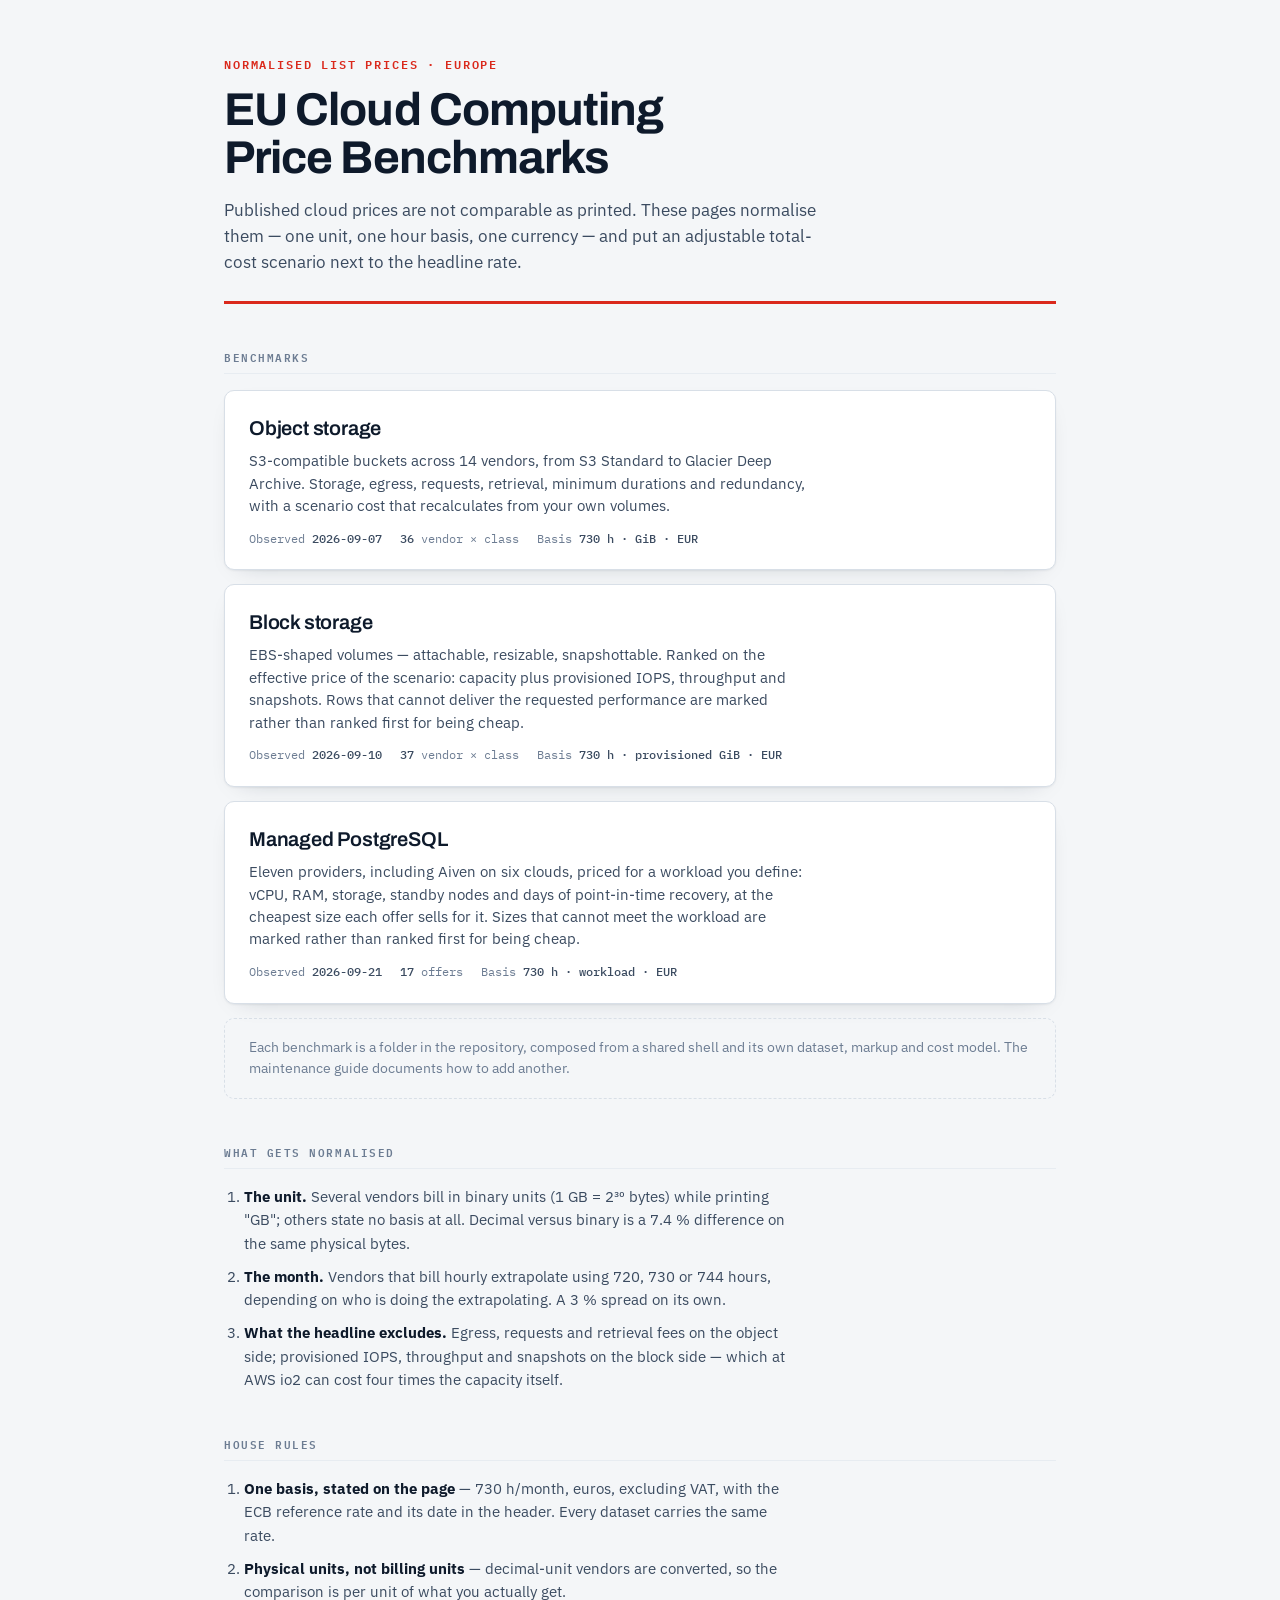
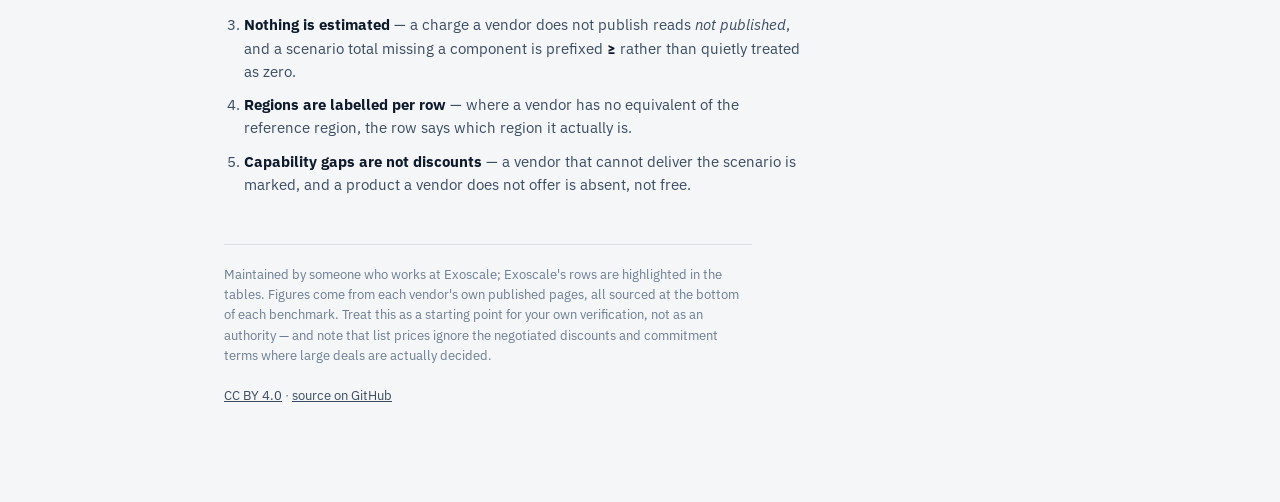
<file: index.html>
<!doctype html>
<html lang="en">
<head>
<meta charset="utf-8">
<meta name="viewport" content="width=device-width, initial-scale=1">
<title>EU Cloud Computing Price Benchmarks</title>
<meta name="description" content="Normalised European cloud price comparisons — one unit, one hour basis, one currency, with an adjustable total-cost scenario.">
<link rel="stylesheet" href="https://fonts.googleapis.com/css2?family=Archivo:wght@500;600;700&family=IBM+Plex+Mono:wght@400;500;600&family=IBM+Plex+Sans:wght@400;500;600&display=swap">
<style>
:root{
  --ground:#F4F6F8; --surface:#FFFFFF; --surface-2:#EDF1F5; --line:#D8DFE7; --line-soft:#E7ECF1;
  --ink:#0E1A2B; --ink-2:#3B4B60; --muted:#6C7C92;
  --accent:#DA291C;
  --shadow:0 1px 2px rgba(14,26,43,.06), 0 8px 24px -16px rgba(14,26,43,.28);
}
@media (prefers-color-scheme: dark){
  :root:not([data-theme="light"]){
    --ground:#0C121B; --surface:#141C27; --surface-2:#1B2531; --line:#2A3746; --line-soft:#222D3A;
    --ink:#E9EEF4; --ink-2:#BCC8D6; --muted:#8698AC;
    --accent:#FF6155;
    --shadow:0 1px 2px rgba(0,0,0,.4), 0 10px 30px -18px rgba(0,0,0,.8);
  }
}
:root[data-theme="dark"]{
  --ground:#0C121B; --surface:#141C27; --surface-2:#1B2531; --line:#2A3746; --line-soft:#222D3A;
  --ink:#E9EEF4; --ink-2:#BCC8D6; --muted:#8698AC;
  --accent:#FF6155;
  --shadow:0 1px 2px rgba(0,0,0,.4), 0 10px 30px -18px rgba(0,0,0,.8);
}
*{box-sizing:border-box}
body{
  background:var(--ground); color:var(--ink); margin:0;
  font-family:"IBM Plex Sans", -apple-system, BlinkMacSystemFont, "Segoe UI", sans-serif;
  font-size:15px; line-height:1.55; -webkit-font-smoothing:antialiased;
}
.wrap{max-width:880px; margin:0 auto; padding:0 24px 96px}
header{padding:56px 0 26px; border-bottom:3px solid var(--accent)}
.eyebrow{
  font-family:"IBM Plex Mono", monospace; font-size:11.5px; letter-spacing:.16em;
  text-transform:uppercase; color:var(--accent); font-weight:600; margin:0 0 12px;
}
h1{
  font-family:Archivo, "Helvetica Neue", sans-serif; font-weight:700; letter-spacing:-.02em;
  font-size:clamp(30px,5vw,46px); line-height:1.05; margin:0 0 16px; text-wrap:balance;
}
.standfirst{max-width:62ch; color:var(--ink-2); font-size:16.5px; margin:0}
h2{
  font-family:"IBM Plex Mono", monospace; font-size:11px; letter-spacing:.14em;
  text-transform:uppercase; color:var(--muted); font-weight:600;
  margin:44px 0 16px; padding-bottom:8px; border-bottom:1px solid var(--line-soft);
}
.card{
  display:block; text-decoration:none; color:inherit;
  background:var(--surface); border:1px solid var(--line); border-radius:10px;
  box-shadow:var(--shadow); padding:22px 24px; margin-bottom:14px;
}
.card:hover{border-color:var(--accent)}
.card:focus-visible{outline:2px solid var(--accent); outline-offset:3px}
.card h3{
  font-family:Archivo, sans-serif; font-size:20px; font-weight:600; letter-spacing:-.01em;
  margin:0 0 6px; color:var(--ink);
}
.card p{margin:0 0 12px; color:var(--ink-2); font-size:14.5px; max-width:62ch}
.meta{
  display:flex; flex-wrap:wrap; gap:6px 18px;
  font-family:"IBM Plex Mono", monospace; font-size:11.5px; color:var(--muted);
}
.meta b{color:var(--ink-2); font-weight:500}
.soon{
  border:1px dashed var(--line); border-radius:10px; padding:18px 24px;
  color:var(--muted); font-size:14px; background:none; box-shadow:none;
}
ol{margin:0; padding-left:20px; max-width:64ch}
li{color:var(--ink-2); margin-bottom:10px}
li b{color:var(--ink)}
footer{
  margin-top:48px; padding-top:20px; border-top:1px solid var(--line);
  color:var(--muted); font-size:13px; max-width:66ch;
}
footer a{color:var(--ink-2)}
footer a:hover{color:var(--accent)}
@media (prefers-reduced-motion:reduce){*{transition:none!important; animation:none!important}}
</style>
</head>
<body>
<div class="wrap">

<header>
  <p class="eyebrow">Normalised list prices · Europe</p>
  <h1>EU Cloud Computing<br>Price Benchmarks</h1>
  <p class="standfirst">Published cloud prices are not comparable as printed. These pages normalise them — one unit, one hour basis, one currency — and put an adjustable total-cost scenario next to the headline rate.</p>
</header>

<h2>Benchmarks</h2>

<a class="card" href="object-storage/index.html">
  <h3>Object storage</h3>
  <p>S3-compatible buckets across 14 vendors, from S3 Standard to Glacier Deep Archive. Storage, egress, requests, retrieval, minimum durations and redundancy, with a scenario cost that recalculates from your own volumes.</p>
  <div class="meta">
    <span>Observed <b>2026-09-07</b></span>
    <span><b>36</b> vendor × class</span>
    <span>Basis <b>730 h · GiB · EUR</b></span>
  </div>
</a>

<a class="card" href="block-storage/index.html">
  <h3>Block storage</h3>
  <p>EBS-shaped volumes — attachable, resizable, snapshottable. Ranked on the effective price of the scenario: capacity plus provisioned IOPS, throughput and snapshots. Rows that cannot deliver the requested performance are marked rather than ranked first for being cheap.</p>
  <div class="meta">
    <span>Observed <b>2026-09-10</b></span>
    <span><b>37</b> vendor × class</span>
    <span>Basis <b>730 h · provisioned GiB · EUR</b></span>
  </div>
</a>

<a class="card" href="managed-postgresql/index.html">
  <h3>Managed PostgreSQL</h3>
  <p>Eleven providers, including Aiven on six clouds, priced for a workload you define: vCPU, RAM, storage, standby nodes and days of point-in-time recovery, at the cheapest size each offer sells for it. Sizes that cannot meet the workload are marked rather than ranked first for being cheap.</p>
  <div class="meta">
    <span>Observed <b>2026-09-21</b></span>
    <span><b>17</b> offers</span>
    <span>Basis <b>730 h · workload · EUR</b></span>
  </div>
</a>

<div class="card soon">Each benchmark is a folder in the repository, composed from a shared shell and its own dataset, markup and cost model. The maintenance guide documents how to add another.</div>

<h2>What gets normalised</h2>

<ol>
  <li><b>The unit.</b> Several vendors bill in binary units (1 GB = 2³⁰ bytes) while printing "GB"; others state no basis at all. Decimal versus binary is a 7.4 % difference on the same physical bytes.</li>
  <li><b>The month.</b> Vendors that bill hourly extrapolate using 720, 730 or 744 hours, depending on who is doing the extrapolating. A 3 % spread on its own.</li>
  <li><b>What the headline excludes.</b> Egress, requests and retrieval fees on the object side; provisioned IOPS, throughput and snapshots on the block side — which at AWS io2 can cost four times the capacity itself.</li>
</ol>

<h2>House rules</h2>

<ol>
  <li><b>One basis, stated on the page</b> — 730 h/month, euros, excluding VAT, with the ECB reference rate and its date in the header. Every dataset carries the same rate.</li>
  <li><b>Physical units, not billing units</b> — decimal-unit vendors are converted, so the comparison is per unit of what you actually get.</li>
  <li><b>Nothing is estimated</b> — a charge a vendor does not publish reads <i>not published</i>, and a scenario total missing a component is prefixed <b>≥</b> rather than quietly treated as zero.</li>
  <li><b>Regions are labelled per row</b> — where a vendor has no equivalent of the reference region, the row says which region it actually is.</li>
  <li><b>Capability gaps are not discounts</b> — a vendor that cannot deliver the scenario is marked, and a product a vendor does not offer is absent, not free.</li>
</ol>

<footer>
  Maintained by someone who works at Exoscale; Exoscale's rows are highlighted in the tables. Figures come from each vendor's own published pages, all sourced at the bottom of each benchmark. Treat this as a starting point for your own verification, not as an authority — and note that list prices ignore the negotiated discounts and commitment terms where large deals are actually decided.
  <br><br>
  <a href="https://creativecommons.org/licenses/by/4.0/">CC BY 4.0</a> · <a href="https://github.com/retrack/eu-cloud-computing-price-benchmarks">source on GitHub</a>
</footer>

</div>
</body>
</html>
</file>
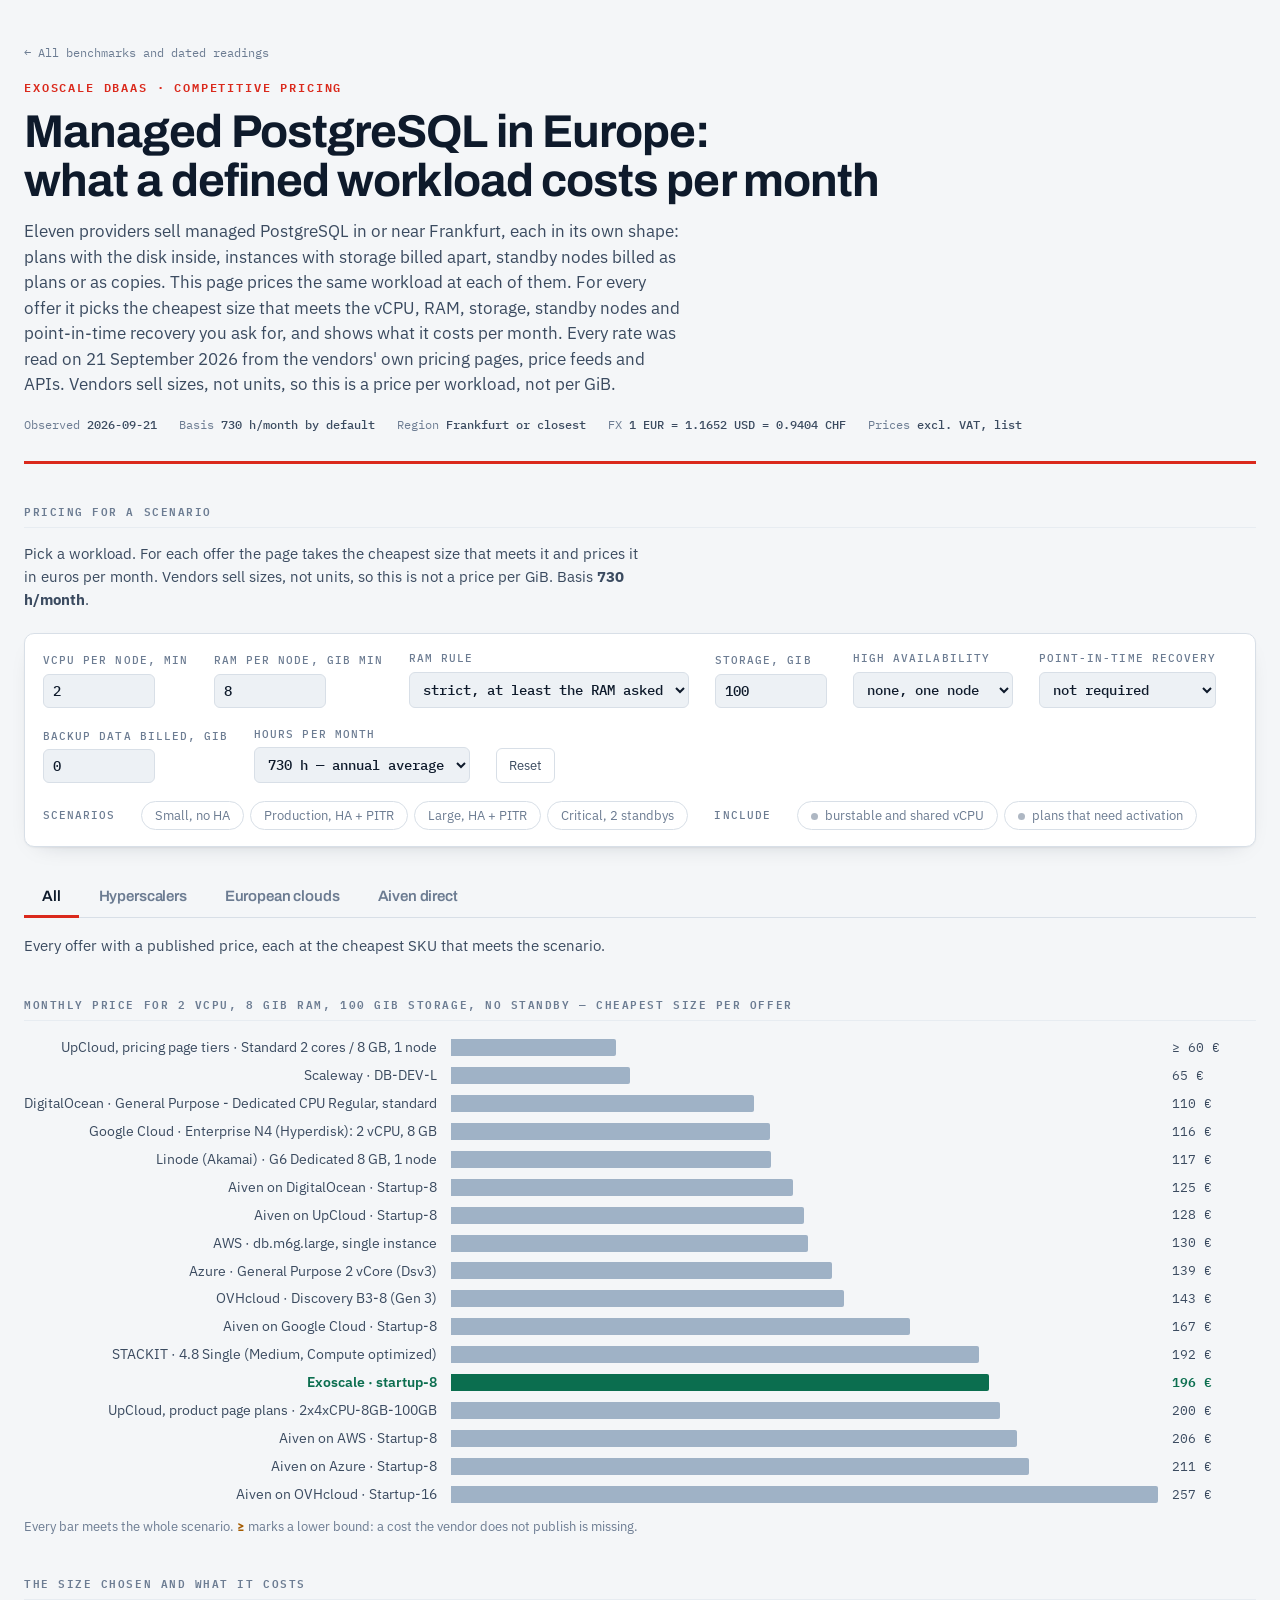
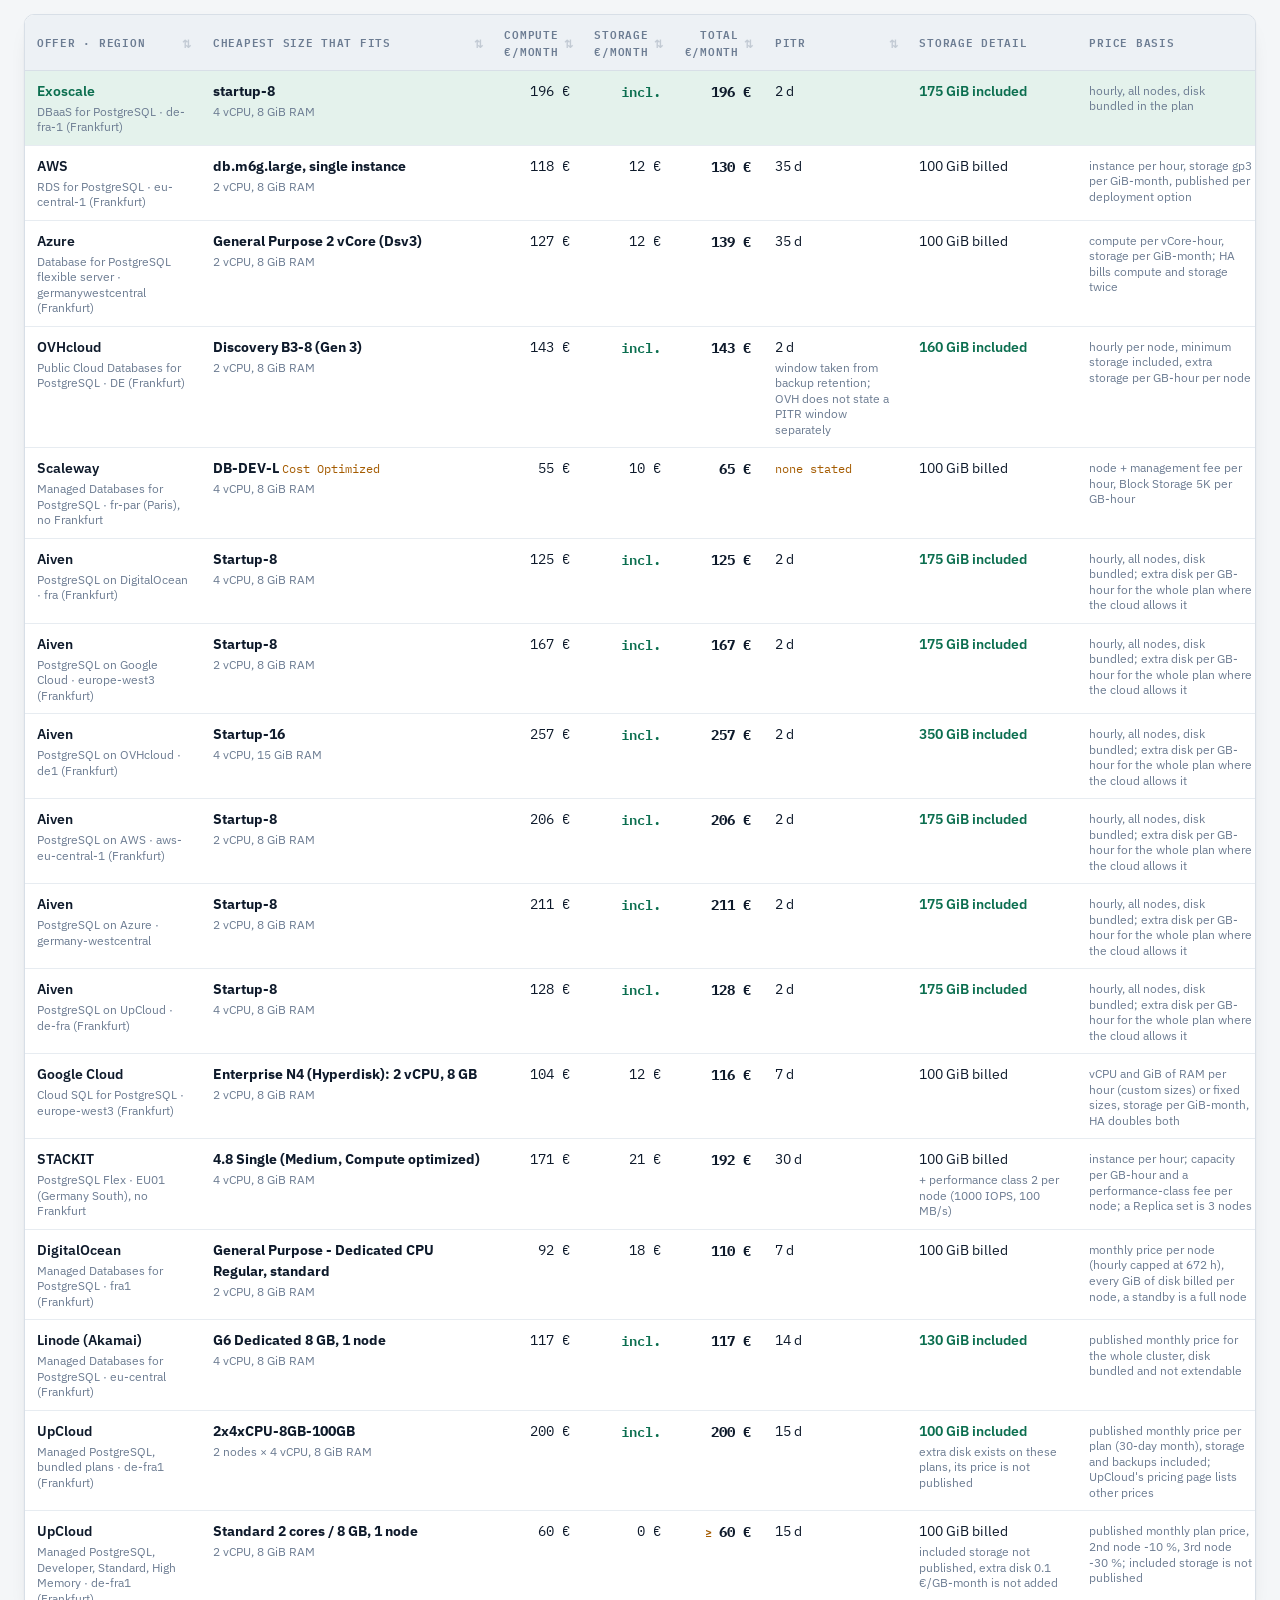
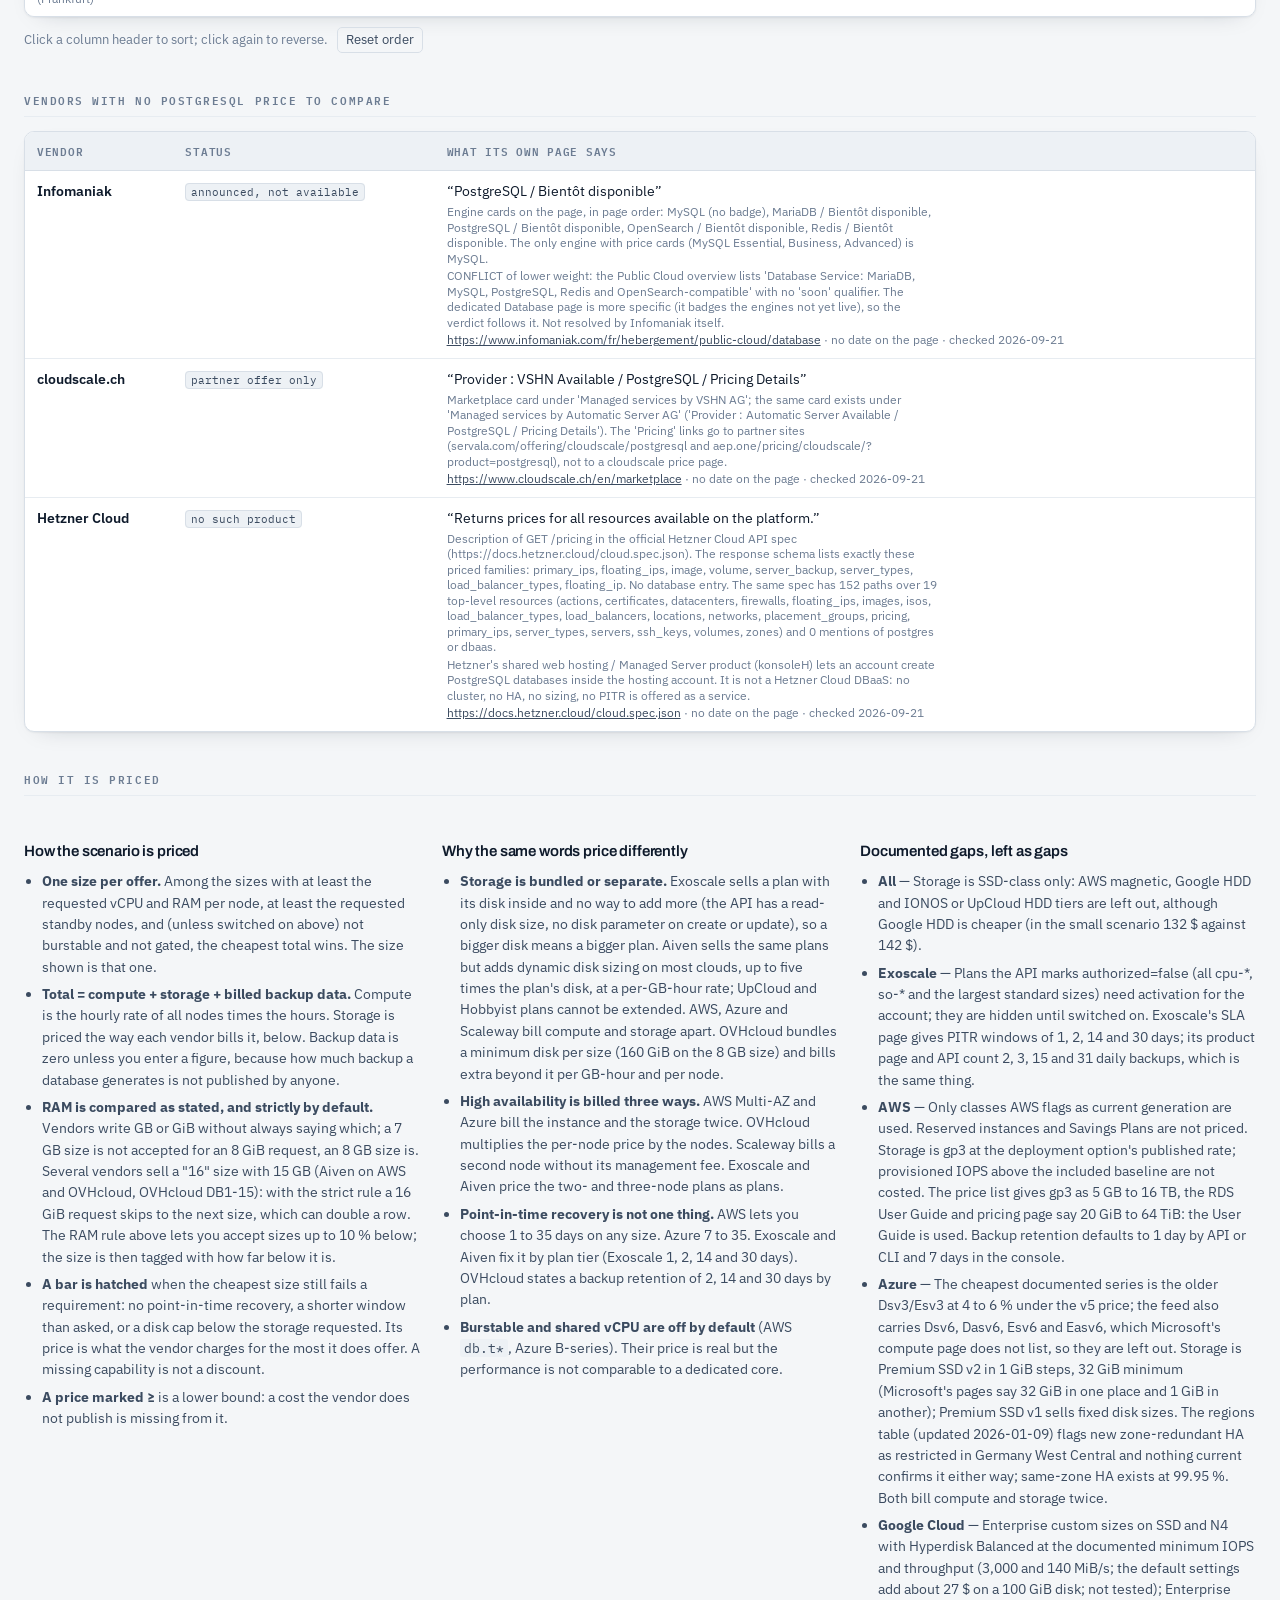
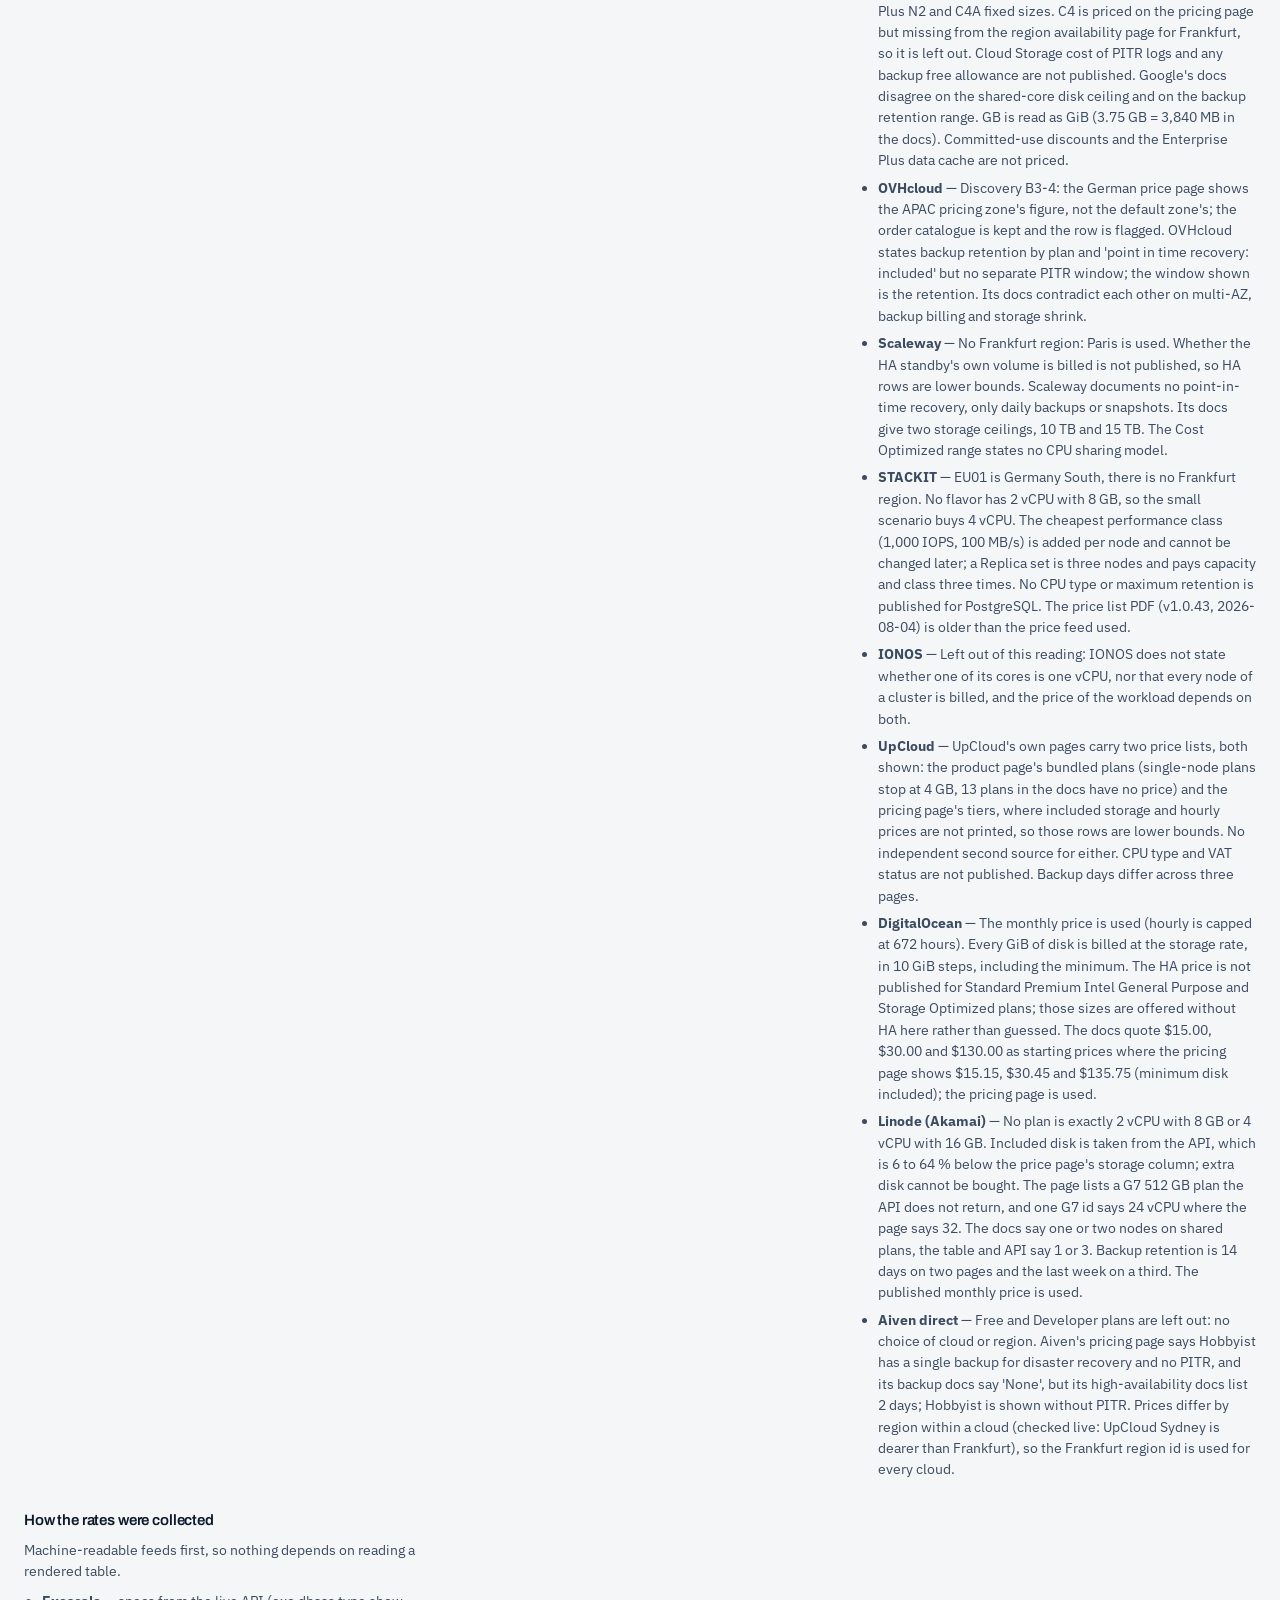
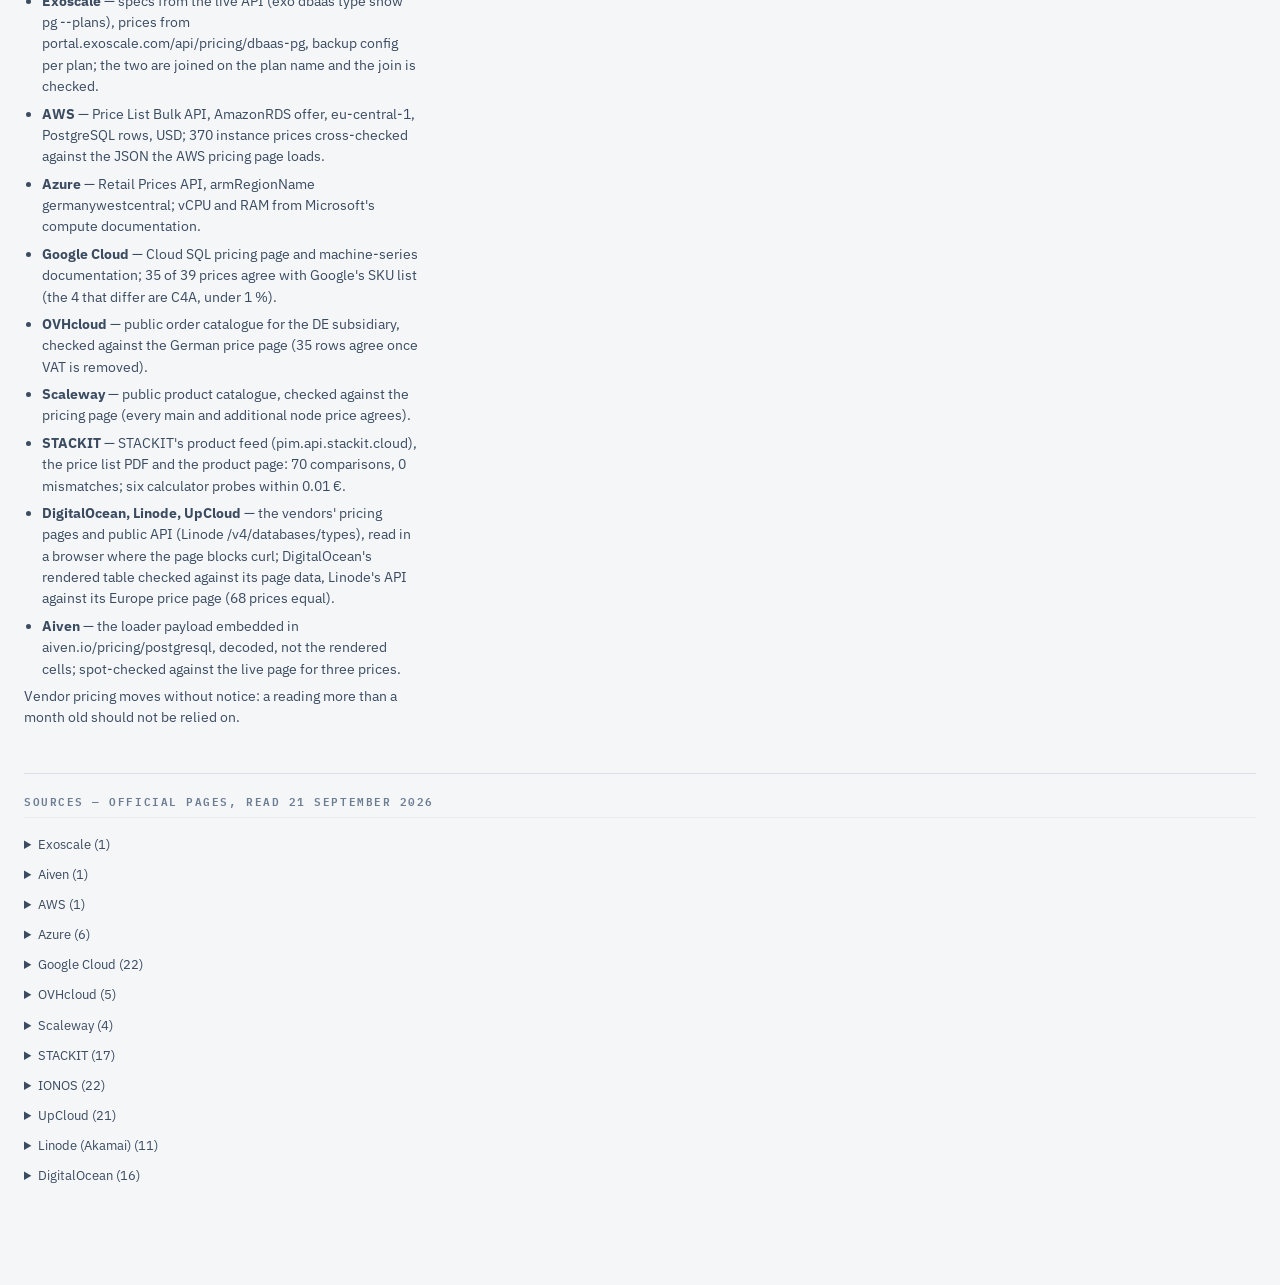
<file: managed-postgresql/index.html>
<!doctype html>
<html lang="en">
<head>
<meta charset="utf-8">
<meta name="viewport" content="width=device-width, initial-scale=1">
<title>EU Managed PostgreSQL Benchmark</title>
<meta name="description" content="Managed PostgreSQL list prices across eleven providers in Europe, priced for a workload you define (vCPU, RAM, storage, standby nodes, point-in-time recovery) at the cheapest size each offer sells for it.">
<link rel="stylesheet" href="https://fonts.googleapis.com/css2?family=Archivo:wght@500;600;700&family=IBM+Plex+Mono:wght@400;500;600&family=IBM+Plex+Sans:wght@400;500;600&display=swap">
<style>
:root{
  --ground:#F4F6F8; --surface:#FFFFFF; --surface-2:#EDF1F5; --line:#D8DFE7; --line-soft:#E7ECF1;
  --ink:#0E1A2B; --ink-2:#3B4B60; --muted:#6C7C92;
  --accent:#DA291C;           /* Exoscale red */
  --exo:#0B6E4F;              /* Exoscale green, SOS rows */
  --exo-soft:#E4F2EC;
  --warn:#A45B00; --warn-soft:#FAF0E2;
  --bar:#9FB2C6; --bar-exo:#0B6E4F;
  --shadow:0 1px 2px rgba(14,26,43,.06), 0 8px 24px -16px rgba(14,26,43,.28);
}
@media (prefers-color-scheme: dark){
  :root:not([data-theme="light"]){
    --ground:#0C121B; --surface:#141C27; --surface-2:#1B2531; --line:#2A3746; --line-soft:#222D3A;
    --ink:#E9EEF4; --ink-2:#BCC8D6; --muted:#8698AC;
    --accent:#FF6155; --exo:#3FCB9B; --exo-soft:#122B24;
    --warn:#E5A85C; --warn-soft:#2A2116;
    --bar:#41556B; --bar-exo:#3FCB9B;
    --shadow:0 1px 2px rgba(0,0,0,.4), 0 10px 30px -18px rgba(0,0,0,.8);
  }
}
:root[data-theme="dark"]{
  --ground:#0C121B; --surface:#141C27; --surface-2:#1B2531; --line:#2A3746; --line-soft:#222D3A;
  --ink:#E9EEF4; --ink-2:#BCC8D6; --muted:#8698AC;
  --accent:#FF6155; --exo:#3FCB9B; --exo-soft:#122B24;
  --warn:#E5A85C; --warn-soft:#2A2116;
  --bar:#41556B; --bar-exo:#3FCB9B;
  --shadow:0 1px 2px rgba(0,0,0,.4), 0 10px 30px -18px rgba(0,0,0,.8);
}
*{box-sizing:border-box}
body{
  background:var(--ground); color:var(--ink);
  font-family:"IBM Plex Sans", -apple-system, BlinkMacSystemFont, "Segoe UI", sans-serif;
  font-size:15px; line-height:1.55; margin:0;
  -webkit-font-smoothing:antialiased;
}
.wrap{max-width:1400px; margin:0 auto; padding:0 24px 96px}

/* ---------- header ---------- */
header.masthead{padding:44px 0 26px; border-bottom:3px solid var(--accent)}
.eyebrow{
  font-family:"IBM Plex Mono", monospace; font-size:11.5px; letter-spacing:.16em;
  text-transform:uppercase; color:var(--accent); font-weight:600; margin:0 0 12px;
}
h1{
  font-family:Archivo, "Helvetica Neue", sans-serif; font-weight:700; letter-spacing:-.02em;
  font-size:clamp(30px,4.4vw,46px); line-height:1.05; margin:0 0 14px; text-wrap:balance;
}
.standfirst{max-width:66ch; color:var(--ink-2); font-size:16.5px; margin:0}
.stamp{
  display:flex; flex-wrap:wrap; gap:8px 22px; margin-top:18px;
  font-family:"IBM Plex Mono", monospace; font-size:12px; color:var(--muted);
}
.stamp b{color:var(--ink-2); font-weight:500}

/* ---------- controls ---------- */
.controls{
  position:sticky; top:0; z-index:20; background:var(--surface); border:1px solid var(--line);
  border-radius:10px; box-shadow:var(--shadow); margin:22px 0 0; padding:16px 18px;
}
.controls-grid{display:flex; flex-wrap:wrap; gap:18px 26px; align-items:flex-end}
.field{display:flex; flex-direction:column; gap:5px}
.field label{
  font-family:"IBM Plex Mono", monospace; font-size:10.5px; letter-spacing:.1em;
  text-transform:uppercase; color:var(--muted); font-weight:500;
}
.field input, .field select{
  font-family:"IBM Plex Mono", monospace; font-size:14px; font-weight:500; color:var(--ink);
  background:var(--surface-2); border:1px solid var(--line); border-radius:6px;
  padding:7px 9px; width:112px;
}
.field select{width:auto; min-width:160px}
.field input:focus-visible, .field select:focus-visible, .tab:focus-visible, .reset:focus-visible{
  outline:2px solid var(--accent); outline-offset:2px;
}
.reset{
  font-family:"IBM Plex Sans"; font-size:13px; color:var(--ink-2); background:none;
  border:1px solid var(--line); border-radius:6px; padding:8px 12px; cursor:pointer;
}
.reset:hover{border-color:var(--accent); color:var(--accent)}

/* ---------- tabs ---------- */
.tabs{display:flex; gap:2px; margin:30px 0 0; border-bottom:1px solid var(--line); flex-wrap:wrap}
.tab{
  font-family:Archivo, sans-serif; font-weight:600; font-size:15px; letter-spacing:-.01em;
  background:none; border:none; border-bottom:3px solid transparent; margin-bottom:-1px;
  padding:11px 18px; color:var(--muted); cursor:pointer;
}
.tab[aria-selected="true"]{color:var(--ink); border-bottom-color:var(--accent)}
.tab:hover{color:var(--ink)}
.panel-sub{color:var(--ink-2); margin:16px 0 0; max-width:70ch; font-size:15px}

/* ---------- ranking ---------- */
.section-title{
  font-family:"IBM Plex Mono", monospace; font-size:11px; letter-spacing:.14em; text-transform:uppercase;
  color:var(--muted); font-weight:600; margin:38px 0 14px; padding-bottom:8px; border-bottom:1px solid var(--line-soft);
}
.rank{display:grid; grid-template-columns:minmax(150px,auto) 1fr minmax(84px,auto); gap:3px 14px; align-items:center}
.rank .rk-name{font-size:13.5px; color:var(--ink-2); text-align:right; padding:2px 0; white-space:nowrap;
  overflow:hidden; text-overflow:ellipsis}
.rank .rk-name.is-exo{color:var(--exo); font-weight:600}
.rank .rk-track{height:17px; position:relative}
.rank .rk-bar{height:100%; background:var(--bar); border-radius:0 2px 2px 0}
.rank .rk-bar.is-exo{background:var(--bar-exo)}
.rank .rk-val{font-family:"IBM Plex Mono", monospace; font-size:12.5px; font-variant-numeric:tabular-nums;
  color:var(--ink-2)}
.rank .rk-val.is-exo{color:var(--exo); font-weight:600}

/* ---------- table ---------- */
.tablewrap{overflow-x:auto; border:1px solid var(--line); border-radius:10px; background:var(--surface);
  box-shadow:var(--shadow); margin-top:14px}
table{border-collapse:collapse; width:100%; min-width:1240px; font-size:13.5px}
thead th{
  background:var(--surface-2);
  font-family:"IBM Plex Mono", monospace; font-size:10.5px; letter-spacing:.07em; text-transform:uppercase;
  color:var(--muted); font-weight:600; text-align:left; padding:11px 12px; border-bottom:1px solid var(--line);
  white-space:nowrap;
}
thead th.num{text-align:right}
thead th.sortable{cursor:pointer; user-select:none; position:relative; padding-right:24px}
thead th.sortable:hover{color:var(--ink)}
thead th.sortable:focus-visible{outline:2px solid var(--accent); outline-offset:-2px}
thead th.sortable::after{
  content:"⇅"; position:absolute; right:9px; top:50%; transform:translateY(-50%);
  font-size:11px; opacity:.32;
}
thead th.sortable[aria-sort="ascending"]::after{content:"↑"; opacity:1; color:var(--accent)}
thead th.sortable[aria-sort="descending"]::after{content:"↓"; opacity:1; color:var(--accent)}
.sorthint{font-size:12.5px; color:var(--muted); margin:10px 0 0}
.sorthint button{
  font:inherit; color:var(--ink-2); background:none; border:1px solid var(--line);
  border-radius:5px; padding:2px 8px; margin-left:6px; cursor:pointer;
}
.sorthint button:hover{border-color:var(--accent); color:var(--accent)}
tbody td{padding:10px 12px; border-bottom:1px solid var(--line-soft); vertical-align:top}
tbody tr:last-child td{border-bottom:none}
tbody tr.is-exo{background:var(--exo-soft)}
tbody tr:hover{background:var(--surface-2)}
tbody tr.is-exo:hover{background:var(--exo-soft); filter:brightness(1.02)}
td.num{font-family:"IBM Plex Mono", monospace; font-variant-numeric:tabular-nums; text-align:right; white-space:nowrap}
td.key{font-weight:600; white-space:nowrap}
tr.is-exo td.key{color:var(--exo)}
.cls{color:var(--ink-2)}
.sub{display:block; color:var(--muted); font-size:11.5px; font-weight:400; line-height:1.35; margin-top:2px;
  white-space:normal; max-width:26ch}
.np{color:var(--warn); font-family:"IBM Plex Mono", monospace; font-size:12px}
.free{color:var(--exo); font-weight:600}
.flag{color:var(--warn); cursor:help; border-bottom:1px dotted var(--warn)}
.big{font-weight:600}

/* ---------- notes ---------- */
.notes{display:grid; grid-template-columns:repeat(auto-fit,minmax(300px,1fr)); gap:22px; margin-top:44px}
.note h3{
  font-family:Archivo, sans-serif; font-size:15px; font-weight:600; margin:0 0 8px; letter-spacing:-.01em;
}
.note p, .note li{color:var(--ink-2); font-size:13.8px; margin:0 0 8px}
.note ul{margin:0; padding-left:18px}
.note li{margin-bottom:6px}
.note code{font-family:"IBM Plex Mono", monospace; font-size:12.5px; background:var(--surface-2);
  padding:1px 4px; border-radius:3px}
.srcs{margin-top:36px; padding-top:18px; border-top:1px solid var(--line)}
.srcs ul{list-style:none; padding:0; margin:10px 0 0; display:grid;
  grid-template-columns:repeat(auto-fit,minmax(260px,1fr)); gap:4px 24px}
.srcs li{font-family:"IBM Plex Mono", monospace; font-size:11.5px; color:var(--muted)}
.srcs a{color:var(--ink-2); text-decoration:none; border-bottom:1px solid var(--line)}
.srcs a:hover{color:var(--accent); border-bottom-color:var(--accent)}
@media (prefers-reduced-motion:reduce){*{transition:none!important; animation:none!important}}
@media (max-width:640px){
  .wrap{padding:0 14px 64px}
  .rank{grid-template-columns:minmax(110px,auto) 1fr minmax(74px,auto)}
}
</style>
<style>
/* scenario toolbar, segmented buttons, hatched bars: the same rules as block-storage/style.css */
.short{color:var(--warn); cursor:help; border-bottom:1px dotted var(--warn); font-weight:600}
.rank .rk-bar.is-short{background:repeating-linear-gradient(135deg,var(--bar),var(--bar) 5px,var(--warn-soft) 5px,var(--warn-soft) 10px)}
.legend{font-size:12.5px; color:var(--muted); margin:10px 0 0}
.toolbar{display:flex; flex-wrap:wrap; gap:14px 26px; align-items:center; margin:18px 0 0}
.toolbar > span.tb-label{
  font-family:"IBM Plex Mono", monospace; font-size:10.5px; letter-spacing:.1em;
  text-transform:uppercase; color:var(--muted); font-weight:500;
}
.seg{display:flex; gap:6px; flex-wrap:wrap}
.seg button{
  font-family:"IBM Plex Sans", sans-serif; font-size:13px; line-height:1;
  color:var(--muted); background:var(--surface); border:1px solid var(--line);
  border-radius:999px; padding:7px 13px; cursor:pointer;
}
.seg button:hover{color:var(--ink); border-color:var(--ink-2)}
.seg button:focus-visible{outline:2px solid var(--accent); outline-offset:2px}
.seg button[aria-pressed="true"]{color:var(--surface); background:var(--ink); border-color:var(--ink)}
.seg button .dot{display:inline-block; width:7px; height:7px; border-radius:50%; margin-right:7px;
  background:currentColor; opacity:.55; vertical-align:middle}
.seg button[aria-pressed="true"] .dot{opacity:1}
.chart-head{display:flex; flex-wrap:wrap; gap:10px 20px; align-items:baseline; justify-content:space-between}
.chart-head .section-title{flex:1 1 340px; margin-bottom:14px}
.empty{color:var(--warn); font-size:14px; margin:18px 0 0}
.legend b{color:var(--warn)}
.chip{font-family:"IBM Plex Mono",monospace; font-size:11px; color:var(--ink-2); background:var(--surface-2);
  border:1px solid var(--line); border-radius:4px; padding:1px 5px; white-space:nowrap}

/* managed PostgreSQL */
tr.is-short td.key{color:var(--warn)}
.sub a{color:var(--ink-2)}
.srcs details summary{cursor:pointer; color:var(--ink-2); font-family:"IBM Plex Sans", sans-serif; font-size:13px; padding:3px 0}
.srcs details ul{grid-template-columns:repeat(auto-fit,minmax(340px,1fr))}
@media (max-width:900px){
  .controls{position:static}
  }
.srcs li, .srcs a{overflow-wrap:anywhere; word-break:break-word}
/* way back to every benchmark and dated reading */
.crumbs{margin:0 0 16px; font-family:"IBM Plex Mono", monospace; font-size:12px}
.crumbs a{color:var(--muted); text-decoration:none}
.crumbs a:hover, .crumbs a:focus-visible{color:var(--accent)}
</style>
</head>
<body>
<div class="wrap">
<header class="masthead">
  <p class="crumbs"><a href="https://retrack.github.io/eu-cloud-computing-price-benchmarks/">← All benchmarks and dated readings</a></p>
  <p class="eyebrow">Exoscale DBaaS · competitive pricing</p>
  <h1>Managed PostgreSQL in Europe:<br>what a defined workload costs per month</h1>
  <p class="standfirst">Eleven providers sell managed PostgreSQL in or near Frankfurt, each in its own shape: plans with the disk inside, instances with storage billed apart, standby nodes billed as plans or as copies. This page prices the same workload at each of them. For every offer it picks the cheapest size that meets the vCPU, RAM, storage, standby nodes and point-in-time recovery you ask for, and shows what it costs per month. Every rate was read on 21 September 2026 from the vendors' own pricing pages, price feeds and APIs. Vendors sell sizes, not units, so this is a price per workload, not per GiB.</p>
  <div class="stamp">
    <span>Observed <b id="stamp-date">2026-09-21</b></span>
    <span>Basis <b>730 h/month by default</b></span>
    <span>Region <b>Frankfurt or closest</b></span>
    <span>FX <b id="stamp-fx"></b></span>
    <span>Prices <b>excl. VAT, list</b></span>
  </div>
</header>

<section id="pricing">
<h2 class="section-title">Pricing for a scenario</h2>
<p class="panel-sub" style="margin-top:0">Pick a workload. For each offer the page takes the cheapest size that meets it and prices it in euros per month. Vendors sell sizes, not units, so this is not a price per GiB. Basis <b id="stamp-hours">730 h/month</b>.</p>

<div class="controls">
  <div class="controls-grid">
    <div class="field"><label for="in-vcpu">vCPU per node, min</label><input id="in-vcpu" type="number" min="1" step="1" value="2"></div>
    <div class="field"><label for="in-ram">RAM per node, GiB min</label><input id="in-ram" type="number" min="1" step="1" value="8"></div>
    <div class="field"><label for="in-tol">RAM rule</label>
      <select id="in-tol">
        <option value="0" selected>strict, at least the RAM asked</option>
        <option value="0.1">allow sizes up to 10 % below</option>
      </select></div>
    <div class="field"><label for="in-disk">Storage, GiB</label><input id="in-disk" type="number" min="1" step="10" value="100"></div>
    <div class="field"><label for="in-ha">High availability</label>
      <select id="in-ha">
        <option value="0" selected>none, one node</option>
        <option value="1">1 standby node</option>
        <option value="2">2 standby nodes</option>
      </select></div>
    <div class="field"><label for="in-pitr">Point-in-time recovery</label>
      <select id="in-pitr">
        <option value="0" selected>not required</option>
        <option value="1">at least 1 day</option>
        <option value="2">at least 2 days</option>
        <option value="7">at least 7 days</option>
        <option value="14">at least 14 days</option>
        <option value="30">at least 30 days</option>
      </select></div>
    <div class="field"><label for="in-bk">Backup data billed, GiB</label><input id="in-bk" type="number" min="0" step="10" value="0"></div>
    <div class="field"><label for="in-hours">Hours per month</label>
      <select id="in-hours">
        <option value="720">720 h — 30-day month</option>
        <option value="730" selected>730 h — annual average</option>
        <option value="744">744 h — 31-day month</option>
      </select></div>
    <button class="reset" id="reset" type="button">Reset</button>
  </div>
  <div class="toolbar">
    <span class="tb-label">Scenarios</span>
    <div class="seg" id="presets" role="group" aria-label="Scenario presets"></div>
    <span class="tb-label">Include</span>
    <div class="seg" id="opts" role="group" aria-label="Which sizes may be chosen">
      <button type="button" data-o="burst" aria-pressed="false"><span class="dot"></span>burstable and shared vCPU</button>
      <button type="button" data-o="gated" aria-pressed="false"><span class="dot"></span>plans that need activation</button>
    </div>
  </div>
</div>

<div class="tabs" role="tablist" id="tabs"></div>
<p class="panel-sub" id="panel-sub"></p>

<div class="chart-head">
  <h2 class="section-title" id="rank-title">Monthly price of the scenario</h2>
</div>
<div class="rank" id="rank"></div>
<p class="legend" id="legend"></p>
<p class="empty" id="empty" hidden>No offer in this panel can deliver the scenario.</p>

<h2 class="section-title">The size chosen and what it costs</h2>
<div class="tablewrap">
  <table>
    <thead><tr id="thead-row">
      <th class="sortable" data-sort="vendor">Offer · region</th>
      <th class="sortable" data-sort="sku">Cheapest size that fits</th>
      <th class="num sortable" data-sort="comp">Compute<br>€/month</th>
      <th class="num sortable" data-sort="stor">Storage<br>€/month</th>
      <th class="num sortable" data-sort="total">Total<br>€/month</th>
      <th class="sortable" data-sort="pitr">PITR</th>
      <th>Storage detail</th>
      <th>Price basis</th>
    </tr></thead>
    <tbody id="tbody"></tbody>
  </table>
</div>
<p class="sorthint">Click a column header to sort; click again to reverse.
  <button type="button" id="unsort">Reset order</button></p>

<div id="status-block"></div>
</section>

<section id="method">
<h2 class="section-title">How it is priced</h2>

<div class="notes">
  <div class="note">
    <h3>How the scenario is priced</h3>
    <ul>
      <li><b>One size per offer.</b> Among the sizes with at least the requested vCPU and RAM per node, at least the requested standby nodes, and (unless switched on above) not burstable and not gated, the cheapest total wins. The size shown is that one.</li>
      <li><b>Total = compute + storage + billed backup data.</b> Compute is the hourly rate of all nodes times the hours. Storage is priced the way each vendor bills it, below. Backup data is zero unless you enter a figure, because how much backup a database generates is not published by anyone.</li>
      <li><b>RAM is compared as stated, and strictly by default.</b> Vendors write GB or GiB without always saying which; a 7 GB size is not accepted for an 8 GiB request, an 8 GB size is. Several vendors sell a "16" size with 15 GB (Aiven on AWS and OVHcloud, OVHcloud DB1-15): with the strict rule a 16 GiB request skips to the next size, which can double a row. The RAM rule above lets you accept sizes up to 10 % below; the size is then tagged with how far below it is.</li>
      <li><b>A bar is hatched</b> when the cheapest size still fails a requirement: no point-in-time recovery, a shorter window than asked, or a disk cap below the storage requested. Its price is what the vendor charges for the most it does offer. A missing capability is not a discount.</li>
      <li><b>A price marked ≥</b> is a lower bound: a cost the vendor does not publish is missing from it.</li>
    </ul>
  </div>
  <div class="note">
    <h3>Why the same words price differently</h3>
    <ul>
      <li><b>Storage is bundled or separate.</b> Exoscale sells a plan with its disk inside and no way to add more (the API has a read-only disk size, no disk parameter on create or update), so a bigger disk means a bigger plan. Aiven sells the same plans but adds dynamic disk sizing on most clouds, up to five times the plan's disk, at a per-GB-hour rate; UpCloud and Hobbyist plans cannot be extended. AWS, Azure and Scaleway bill compute and storage apart. OVHcloud bundles a minimum disk per size (160 GiB on the 8 GB size) and bills extra beyond it per GB-hour and per node.</li>
      <li><b>High availability is billed three ways.</b> AWS Multi-AZ and Azure bill the instance and the storage twice. OVHcloud multiplies the per-node price by the nodes. Scaleway bills a second node without its management fee. Exoscale and Aiven price the two- and three-node plans as plans.</li>
      <li><b>Point-in-time recovery is not one thing.</b> AWS lets you choose 1 to 35 days on any size. Azure 7 to 35. Exoscale and Aiven fix it by plan tier (Exoscale 1, 2, 14 and 30 days). OVHcloud states a backup retention of 2, 14 and 30 days by plan.</li>
      <li><b>Burstable and shared vCPU are off by default</b> (AWS <code>db.t*</code>, Azure B-series). Their price is real but the performance is not comparable to a dedicated core.</li>
    </ul>
  </div>
  <div class="note">
    <h3>Documented gaps, left as gaps</h3>
    <ul id="gaps"></ul>
  </div>
  <div class="note">
    <h3>How the rates were collected</h3>
    <p>Machine-readable feeds first, so nothing depends on reading a rendered table.</p>
    <ul id="how"></ul>
    <p>Vendor pricing moves without notice: a reading more than a month old should not be relied on.</p>
  </div>
</div>

<div class="srcs">
  <h2 class="section-title" style="margin-top:0">Sources — official pages, read 21 September 2026</h2>
  <ul id="sources"></ul>
</div>
</section>
</div>
<script>
/* Shared machinery for every benchmark page.
 *
 * The build concatenates this file, then <product>/data.js, then <product>/page.js, into one
 * <script>. Functions here read `S` (the page state), `GIB` and `FX`, all declared by those
 * later files — that is safe because nothing here runs at load time. The wiring helpers at the
 * bottom are called by each page.js once its own state and render() exist.
 */

/* ---------------- units and money ---------------- */

/* Billable units per physical unit. "GiB" binary confirmed, "GB" decimal confirmed,
   anything else the vendor never stated — those follow the page's selector. */
function uf(unit){
  if(unit === "GiB") return 1;
  if(unit === "GB")  return GIB;
  return S.unitMode === "decimal" ? GIB : 1;
}

/* Months' worth of a rate quoted per hour, per 30-day month, or per month. */
function hf(bill){
  if(bill === "h")   return S.hours;
  if(bill === "d30") return S.hours / 720;
  return 1;
}

/* Cost of `qty` against a cumulative tier ladder, charged tier by tier. */
function tierCost(qty, tiers){
  let cost = 0, prev = 0;
  for(const t of tiers){
    const upTo = Math.min(t.upTo, qty);
    if(upTo > prev){ cost += (upTo - prev) * t.r; prev = upTo; }
    if(prev >= qty) break;
  }
  return cost;
}

/* ---------------- formatting ---------------- */
const fmtU = v => v === null ? "—" : (v < 0.01 ? v.toFixed(5) : v.toFixed(4));
const fmtE = v => Math.round(v).toLocaleString("en-GB");
const num  = n => n.toLocaleString("en-GB");
const sym  = c => c === "EUR" ? "€" : c === "USD" ? "$" : "CHF";
const esc  = s => String(s).replace(/&/g,"&amp;").replace(/</g,"&lt;").replace(/>/g,"&gt;");

/* ---------------- ranking chart ---------------- */

/* items: [{ vendor, cls, value, exo, short }] — already filtered and sorted ascending.
   `short` hatches the bar: the row cannot deliver what the scenario asked for. */
function renderRanking(elId, items){
  const el = document.getElementById(elId);
  if(!items.length){ el.innerHTML = ""; return; }
  const max = Math.max(...items.map(i => i.value));
  el.innerHTML = items.map(i => {
    const exo = i.exo ? " is-exo" : "";
    const w = Math.max(1.5, i.value / max * 100);
    return '<div class="rk-name' + exo + '">' + esc(i.vendor) + " · " + esc(i.cls) + "</div>"
      + '<div class="rk-track"><div class="rk-bar' + exo + (i.short ? " is-short" : "")
      + '" style="width:' + w.toFixed(2) + '%"></div></div>'
      + '<div class="rk-val' + exo + '">' + fmtU(i.value) + " €</div>";
  }).join("");
}

/* ---------------- sorting ---------------- */

/* Rows a vendor does not price sort last in both directions; ties fall back to the name,
   so the order is stable whichever column is chosen. */
function sortRows(rows, sortVal, SORT){
  if(!SORT.col) return rows;
  const get = sortVal[SORT.col];
  if(!get) return rows;
  return rows.slice().sort((a, b) => {
    const x = get(a), y = get(b);
    if(typeof x === "string") return SORT.dir * x.localeCompare(y);
    const xa = x === null || x === undefined ? Infinity : x;
    const ya = y === null || y === undefined ? Infinity : y;
    if(xa === ya) return (a.vendor + a.cls).localeCompare(b.vendor + b.cls);
    return SORT.dir * (xa - ya);
  });
}

function applyAriaSort(SORT){
  [...document.querySelectorAll("th.sortable")].forEach(th => {
    th.setAttribute("aria-sort",
      th.dataset.sort === SORT.col ? (SORT.dir === 1 ? "ascending" : "descending") : "none");
  });
}

/* ---------------- wiring ---------------- */

function stampFx(){
  document.getElementById("stamp-fx").textContent = FX_NOTE.replace(/^ECB [\d.]+: /, "");
}

function wireTabs(render){
  const tabsEl = document.getElementById("tabs");
  tabsEl.innerHTML = Object.entries(PANELS).map(([k, p], i) =>
    '<button class="tab" role="tab" data-k="' + k + '" aria-selected="' + (i === 0) + '">'
    + esc(p.label) + "</button>").join("");
  tabsEl.addEventListener("click", e => {
    const b = e.target.closest(".tab"); if(!b) return;
    S.panel = b.dataset.k;
    [...tabsEl.children].forEach(t => t.setAttribute("aria-selected", t === b));
    render();
  });
}

/* Click a header to sort ascending, again to reverse, a third time to restore panel order. */
function wireSort(SORT, render){
  const head = document.getElementById("thead-row");
  [...document.querySelectorAll("th.sortable")].forEach(th => { th.tabIndex = 0; });
  head.addEventListener("keydown", e => {
    if(e.key !== "Enter" && e.key !== " ") return;
    const th = e.target.closest("th.sortable"); if(!th) return;
    e.preventDefault(); th.click();
  });
  head.addEventListener("click", e => {
    const th = e.target.closest("th.sortable"); if(!th) return;
    const col = th.dataset.sort;
    if(SORT.col === col && SORT.dir === 1)        SORT.dir = -1;
    else if(SORT.col === col && SORT.dir === -1){ SORT.col = null; SORT.dir = 1; }
    else                                        { SORT.col = col; SORT.dir = 1; }
    render();
  });
  document.getElementById("unsort").addEventListener("click", () => {
    SORT.col = null; SORT.dir = 1; render();
  });
}

/* bindings: { inputId: [stateKey, isNumber] } */
function bindControls(bindings, render){
  for(const [id, [key, isNum]] of Object.entries(bindings)){
    const el = document.getElementById(id);
    el.addEventListener("input", () => {
      S[key] = isNum ? (parseFloat(el.value) || 0) : el.value;
      render();
    });
  }
}

/* defaults: { inputId: value } for the form; state: the matching slice of S.
   `extra` restores anything that is not a plain input (segmented buttons, filters). */
function wireReset(defaults, state, render, extra){
  document.getElementById("reset").addEventListener("click", () => {
    for(const [id, v] of Object.entries(defaults)) document.getElementById(id).value = v;
    Object.assign(S, JSON.parse(JSON.stringify(state)));
    if(extra) extra();
    render();
  });
}

// Managed PostgreSQL price dataset, observed 2026-09-21 from official vendor pages, price feeds and APIs.
// One row per offer; each row lists the sizes (skus) it sells. h = price per hour for all the nodes of the size;
// disk = what the size includes and how extra storage is billed. Rates are in the vendor's own currency.
const FX = { EUR: 1, USD: 0.858222, CHF: 1.063377 }; // EUR per 1 unit — ECB 2026-09-09 (frankfurter.dev)
const FX_NOTE = "ECB 09.09.2026: 1 EUR = 1.1652 USD = 0.9404 CHF";
const OBSERVED = "2026-09-21";
const PANELS = {"all": {"label": "All", "sub": "Every offer with a published price, each at the cheapest SKU that meets the scenario.", "ids": ["exoscale", "aws", "azure", "ovh", "scaleway", "aiven-do", "aiven-gcp", "aiven-ovh", "aiven-aws", "aiven-azure", "aiven-upcloud", "gcp", "stackit", "digitalocean", "linode", "upcloud-bundled", "upcloud-tiers"]}, "hyper": {"label": "Hyperscalers", "sub": "AWS, Azure and Google, Frankfurt regions.", "ids": ["aws", "azure", "gcp"]}, "eu": {"label": "European clouds", "sub": "Exoscale and the European providers, Frankfurt or the closest region each one has.", "ids": ["exoscale", "ovh", "scaleway", "stackit", "digitalocean", "linode", "upcloud-bundled", "upcloud-tiers"]}, "aiven": {"label": "Aiven direct", "sub": "Aiven's own price for the same engine on six clouds. Exoscale, OVHcloud, UpCloud and others run Aiven technology.", "ids": ["aiven-do", "aiven-gcp", "aiven-ovh", "aiven-aws", "aiven-azure", "aiven-upcloud"]}};
const ROWS = [{"id": "exoscale", "vendor": "Exoscale", "offer": "DBaaS for PostgreSQL", "region": "de-fra-1 (Frankfurt)", "cur": "EUR", "brand": true, "kind": "eu", "skus": [{"n": "business-128", "nodes": 2, "standbys": 1, "vcpu": 16, "ram": 128, "cpu": "unspecified", "h": 6.35036, "disk": {"bundled": 1000, "rate": null, "per": "month", "perNode": false, "min": null, "max": 1000}, "pitr": 14, "sla": "99.99 %", "gated": true, "family": "standard"}, {"n": "business-16", "nodes": 2, "standbys": 1, "vcpu": 4, "ram": 16, "cpu": "unspecified", "h": 1.01846, "disk": {"bundled": 350, "rate": null, "per": "month", "perNode": false, "min": null, "max": 350}, "pitr": 14, "sla": "99.99 %", "gated": false, "family": "standard"}, {"n": "business-225", "nodes": 2, "standbys": 1, "vcpu": 24, "ram": 225, "cpu": "unspecified", "h": 8.67728, "disk": {"bundled": 1300, "rate": null, "per": "month", "perNode": false, "min": null, "max": 1300}, "pitr": 14, "sla": "99.99 %", "gated": true, "family": "standard"}, {"n": "business-32", "nodes": 2, "standbys": 1, "vcpu": 8, "ram": 32, "cpu": "unspecified", "h": 1.85087, "disk": {"bundled": 500, "rate": null, "per": "month", "perNode": false, "min": null, "max": 500}, "pitr": 14, "sla": "99.99 %", "gated": false, "family": "standard"}, {"n": "business-4", "nodes": 2, "standbys": 1, "vcpu": 2, "ram": 4, "cpu": "unspecified", "h": 0.26771, "disk": {"bundled": 80, "rate": null, "per": "month", "perNode": false, "min": null, "max": 80}, "pitr": 14, "sla": "99.99 %", "gated": false, "family": "standard"}, {"n": "business-64", "nodes": 2, "standbys": 1, "vcpu": 12, "ram": 64, "cpu": "unspecified", "h": 3.3101, "disk": {"bundled": 750, "rate": null, "per": "month", "perNode": false, "min": null, "max": 750}, "pitr": 14, "sla": "99.99 %", "gated": true, "family": "standard"}, {"n": "business-8", "nodes": 2, "standbys": 1, "vcpu": 4, "ram": 8, "cpu": "unspecified", "h": 0.5263, "disk": {"bundled": 175, "rate": null, "per": "month", "perNode": false, "min": null, "max": 175}, "pitr": 14, "sla": "99.99 %", "gated": false, "family": "standard"}, {"n": "cpu-business-128", "nodes": 2, "standbys": 1, "vcpu": 40, "ram": 128, "cpu": "unspecified", "h": 7.245233, "disk": {"bundled": 1150, "rate": null, "per": "month", "perNode": false, "min": null, "max": 1150}, "pitr": 14, "sla": "99.99 %", "gated": true, "family": "cpu"}, {"n": "cpu-business-16", "nodes": 2, "standbys": 1, "vcpu": 8, "ram": 16, "cpu": "unspecified", "h": 1.172057, "disk": {"bundled": 450, "rate": null, "per": "month", "perNode": false, "min": null, "max": 450}, "pitr": 14, "sla": "99.99 %", "gated": true, "family": "cpu"}, {"n": "cpu-business-32", "nodes": 2, "standbys": 1, "vcpu": 16, "ram": 32, "cpu": "unspecified", "h": 2.132373, "disk": {"bundled": 650, "rate": null, "per": "month", "perNode": false, "min": null, "max": 650}, "pitr": 14, "sla": "99.99 %", "gated": true, "family": "cpu"}, {"n": "cpu-business-64", "nodes": 2, "standbys": 1, "vcpu": 32, "ram": 64, "cpu": "unspecified", "h": 3.770385, "disk": {"bundled": 850, "rate": null, "per": "month", "perNode": false, "min": null, "max": 850}, "pitr": 14, "sla": "99.99 %", "gated": true, "family": "cpu"}, {"n": "cpu-premium-128", "nodes": 3, "standbys": 2, "vcpu": 40, "ram": 128, "cpu": "unspecified", "h": 9.583689, "disk": {"bundled": 1150, "rate": null, "per": "month", "perNode": false, "min": null, "max": 1150}, "pitr": 30, "sla": "99.99 %", "gated": true, "family": "cpu"}, {"n": "cpu-premium-16", "nodes": 3, "standbys": 2, "vcpu": 8, "ram": 16, "cpu": "unspecified", "h": 1.722148, "disk": {"bundled": 450, "rate": null, "per": "month", "perNode": false, "min": null, "max": 450}, "pitr": 30, "sla": "99.99 %", "gated": true, "family": "cpu"}, {"n": "cpu-premium-32", "nodes": 3, "standbys": 2, "vcpu": 16, "ram": 32, "cpu": "unspecified", "h": 3.14665, "disk": {"bundled": 650, "rate": null, "per": "month", "perNode": false, "min": null, "max": 650}, "pitr": 30, "sla": "99.99 %", "gated": true, "family": "cpu"}, {"n": "cpu-premium-64", "nodes": 3, "standbys": 2, "vcpu": 32, "ram": 64, "cpu": "unspecified", "h": 5.587695, "disk": {"bundled": 850, "rate": null, "per": "month", "perNode": false, "min": null, "max": 850}, "pitr": 30, "sla": "99.99 %", "gated": true, "family": "cpu"}, {"n": "cpu-startup-128", "nodes": 1, "standbys": 0, "vcpu": 40, "ram": 128, "cpu": "unspecified", "h": 3.714457, "disk": {"bundled": 1150, "rate": null, "per": "month", "perNode": false, "min": null, "max": 1150}, "pitr": 2, "sla": "99.95 %", "gated": true, "family": "cpu"}, {"n": "cpu-startup-16", "nodes": 1, "standbys": 0, "vcpu": 8, "ram": 16, "cpu": "unspecified", "h": 0.634846, "disk": {"bundled": 450, "rate": null, "per": "month", "perNode": false, "min": null, "max": 450}, "pitr": 2, "sla": "99.95 %", "gated": true, "family": "cpu"}, {"n": "cpu-startup-32", "nodes": 1, "standbys": 0, "vcpu": 16, "ram": 32, "cpu": "unspecified", "h": 1.154896, "disk": {"bundled": 650, "rate": null, "per": "month", "perNode": false, "min": null, "max": 650}, "pitr": 2, "sla": "99.95 %", "gated": true, "family": "cpu"}, {"n": "cpu-startup-64", "nodes": 1, "standbys": 0, "vcpu": 32, "ram": 64, "cpu": "unspecified", "h": 2.078194, "disk": {"bundled": 850, "rate": null, "per": "month", "perNode": false, "min": null, "max": 850}, "pitr": 2, "sla": "99.95 %", "gated": true, "family": "cpu"}, {"n": "hobbyist-2", "nodes": 1, "standbys": 0, "vcpu": 2, "ram": 2, "cpu": "unspecified", "h": 0.05811, "disk": {"bundled": 8, "rate": null, "per": "month", "perNode": false, "min": null, "max": 8}, "pitr": 1, "sla": "best effort", "gated": false, "family": "standard"}, {"n": "premium-128", "nodes": 3, "standbys": 2, "vcpu": 16, "ram": 128, "cpu": "unspecified", "h": 8.25336, "disk": {"bundled": 1000, "rate": null, "per": "month", "perNode": false, "min": null, "max": 1000}, "pitr": 30, "sla": "99.99 %", "gated": true, "family": "standard"}, {"n": "premium-16", "nodes": 3, "standbys": 2, "vcpu": 4, "ram": 16, "cpu": "unspecified", "h": 1.49973, "disk": {"bundled": 350, "rate": null, "per": "month", "perNode": false, "min": null, "max": 350}, "pitr": 30, "sla": "99.99 %", "gated": false, "family": "standard"}, {"n": "premium-225", "nodes": 3, "standbys": 2, "vcpu": 24, "ram": 225, "cpu": "unspecified", "h": 12.9121, "disk": {"bundled": 1300, "rate": null, "per": "month", "perNode": false, "min": null, "max": 1300}, "pitr": 30, "sla": "99.99 %", "gated": true, "family": "standard"}, {"n": "premium-32", "nodes": 3, "standbys": 2, "vcpu": 8, "ram": 32, "cpu": "unspecified", "h": 2.73637, "disk": {"bundled": 500, "rate": null, "per": "month", "perNode": false, "min": null, "max": 500}, "pitr": 30, "sla": "99.99 %", "gated": false, "family": "standard"}, {"n": "premium-4", "nodes": 3, "standbys": 2, "vcpu": 2, "ram": 4, "cpu": "unspecified", "h": 0.38966, "disk": {"bundled": 80, "rate": null, "per": "month", "perNode": false, "min": null, "max": 80}, "pitr": 30, "sla": "99.99 %", "gated": false, "family": "standard"}, {"n": "premium-64", "nodes": 3, "standbys": 2, "vcpu": 12, "ram": 64, "cpu": "unspecified", "h": 4.90526, "disk": {"bundled": 750, "rate": null, "per": "month", "perNode": false, "min": null, "max": 750}, "pitr": 30, "sla": "99.99 %", "gated": true, "family": "standard"}, {"n": "premium-8", "nodes": 3, "standbys": 2, "vcpu": 4, "ram": 8, "cpu": "unspecified", "h": 0.75615, "disk": {"bundled": 175, "rate": null, "per": "month", "perNode": false, "min": null, "max": 175}, "pitr": 30, "sla": "99.99 %", "gated": false, "family": "standard"}, {"n": "so-business-128", "nodes": 2, "standbys": 1, "vcpu": 16, "ram": 128, "cpu": "unspecified", "h": 6.282125, "disk": {"bundled": 3840, "rate": null, "per": "month", "perNode": false, "min": null, "max": 3840}, "pitr": 14, "sla": "99.99 %", "gated": true, "family": "so"}, {"n": "so-business-225", "nodes": 2, "standbys": 1, "vcpu": 24, "ram": 225, "cpu": "unspecified", "h": 9.250457, "disk": {"bundled": 6700, "rate": null, "per": "month", "perNode": false, "min": null, "max": 6700}, "pitr": 14, "sla": "99.99 %", "gated": true, "family": "so"}, {"n": "so-business-32", "nodes": 2, "standbys": 1, "vcpu": 8, "ram": 32, "cpu": "unspecified", "h": 1.818771, "disk": {"bundled": 960, "rate": null, "per": "month", "perNode": false, "min": null, "max": 960}, "pitr": 14, "sla": "99.99 %", "gated": true, "family": "so"}, {"n": "so-business-64", "nodes": 2, "standbys": 1, "vcpu": 12, "ram": 64, "cpu": "unspecified", "h": 3.091665, "disk": {"bundled": 1920, "rate": null, "per": "month", "perNode": false, "min": null, "max": 1920}, "pitr": 14, "sla": "99.99 %", "gated": true, "family": "so"}, {"n": "so-premium-128", "nodes": 3, "standbys": 2, "vcpu": 16, "ram": 128, "cpu": "unspecified", "h": 7.853796, "disk": {"bundled": 3840, "rate": null, "per": "month", "perNode": false, "min": null, "max": 3840}, "pitr": 30, "sla": "99.99 %", "gated": true, "family": "so"}, {"n": "so-premium-225", "nodes": 3, "standbys": 2, "vcpu": 24, "ram": 225, "cpu": "unspecified", "h": 13.340616, "disk": {"bundled": 6700, "rate": null, "per": "month", "perNode": false, "min": null, "max": 6700}, "pitr": 30, "sla": "99.99 %", "gated": true, "family": "so"}, {"n": "so-premium-32", "nodes": 3, "standbys": 2, "vcpu": 8, "ram": 32, "cpu": "unspecified", "h": 2.277242, "disk": {"bundled": 960, "rate": null, "per": "month", "perNode": false, "min": null, "max": 960}, "pitr": 30, "sla": "99.99 %", "gated": true, "family": "so"}, {"n": "so-premium-64", "nodes": 3, "standbys": 2, "vcpu": 12, "ram": 64, "cpu": "unspecified", "h": 3.856795, "disk": {"bundled": 1920, "rate": null, "per": "month", "perNode": false, "min": null, "max": 1920}, "pitr": 30, "sla": "99.99 %", "gated": true, "family": "so"}, {"n": "so-startup-128", "nodes": 1, "standbys": 0, "vcpu": 16, "ram": 128, "cpu": "unspecified", "h": 4.710455, "disk": {"bundled": 3840, "rate": null, "per": "month", "perNode": false, "min": null, "max": 3840}, "pitr": 2, "sla": "99.95 %", "gated": true, "family": "so"}, {"n": "so-startup-225", "nodes": 1, "standbys": 0, "vcpu": 24, "ram": 225, "cpu": "unspecified", "h": 5.858923, "disk": {"bundled": 6700, "rate": null, "per": "month", "perNode": false, "min": null, "max": 6700}, "pitr": 2, "sla": "99.95 %", "gated": true, "family": "so"}, {"n": "so-startup-32", "nodes": 1, "standbys": 0, "vcpu": 8, "ram": 32, "cpu": "unspecified", "h": 0.938435, "disk": {"bundled": 960, "rate": null, "per": "month", "perNode": false, "min": null, "max": 960}, "pitr": 2, "sla": "99.95 %", "gated": true, "family": "so"}, {"n": "so-startup-64", "nodes": 1, "standbys": 0, "vcpu": 12, "ram": 64, "cpu": "unspecified", "h": 2.326536, "disk": {"bundled": 1920, "rate": null, "per": "month", "perNode": false, "min": null, "max": 1920}, "pitr": 2, "sla": "99.95 %", "gated": true, "family": "so"}, {"n": "startup-128", "nodes": 1, "standbys": 0, "vcpu": 16, "ram": 128, "cpu": "unspecified", "h": 3.11352, "disk": {"bundled": 1000, "rate": null, "per": "month", "perNode": false, "min": null, "max": 1000}, "pitr": 2, "sla": "99.95 %", "gated": true, "family": "standard"}, {"n": "startup-16", "nodes": 1, "standbys": 0, "vcpu": 4, "ram": 16, "cpu": "unspecified", "h": 0.52615, "disk": {"bundled": 350, "rate": null, "per": "month", "perNode": false, "min": null, "max": 350}, "pitr": 2, "sla": "99.95 %", "gated": false, "family": "standard"}, {"n": "startup-225", "nodes": 1, "standbys": 0, "vcpu": 24, "ram": 225, "cpu": "unspecified", "h": 4.91756, "disk": {"bundled": 1300, "rate": null, "per": "month", "perNode": false, "min": null, "max": 1300}, "pitr": 2, "sla": "99.95 %", "gated": true, "family": "standard"}, {"n": "startup-32", "nodes": 1, "standbys": 0, "vcpu": 8, "ram": 32, "cpu": "unspecified", "h": 0.95859, "disk": {"bundled": 500, "rate": null, "per": "month", "perNode": false, "min": null, "max": 500}, "pitr": 2, "sla": "99.95 %", "gated": false, "family": "standard"}, {"n": "startup-4", "nodes": 1, "standbys": 0, "vcpu": 2, "ram": 4, "cpu": "unspecified", "h": 0.13679, "disk": {"bundled": 80, "rate": null, "per": "month", "perNode": false, "min": null, "max": 80}, "pitr": 2, "sla": "99.95 %", "gated": false, "family": "standard"}, {"n": "startup-64", "nodes": 1, "standbys": 0, "vcpu": 12, "ram": 64, "cpu": "unspecified", "h": 1.76007, "disk": {"bundled": 750, "rate": null, "per": "month", "perNode": false, "min": null, "max": 750}, "pitr": 2, "sla": "99.95 %", "gated": true, "family": "standard"}, {"n": "startup-8", "nodes": 1, "standbys": 0, "vcpu": 4, "ram": 8, "cpu": "unspecified", "h": 0.2686, "disk": {"bundled": 175, "rate": null, "per": "month", "perNode": false, "min": null, "max": 175}, "pitr": 2, "sla": "99.95 %", "gated": false, "family": "standard"}], "priceBasis": "hourly, all nodes, disk bundled in the plan", "extraDisk": "no"}, {"id": "aws", "vendor": "AWS", "offer": "RDS for PostgreSQL", "region": "eu-central-1 (Frankfurt)", "cur": "USD", "kind": "hyper", "skus": [{"n": "db.c6gd.medium, Multi-AZ cluster, 2 readable standbys", "nodes": 3, "standbys": 2, "vcpu": 1, "ram": 2, "cpu": "dedicated", "h": 0.2745, "disk": {"bundled": 0, "rate": 0.411, "per": "month", "perNode": false, "min": 20, "max": 65536}, "pitr": 35, "gated": false}, {"n": "db.t3.micro, Multi-AZ, 1 standby", "nodes": 2, "standbys": 1, "vcpu": 2, "ram": 1, "cpu": "burstable", "h": 0.042, "disk": {"bundled": 0, "rate": 0.274, "per": "month", "perNode": false, "min": 20, "max": 65536}, "pitr": 35, "gated": false}, {"n": "db.t3.micro, single instance", "nodes": 1, "standbys": 0, "vcpu": 2, "ram": 1, "cpu": "burstable", "h": 0.021, "disk": {"bundled": 0, "rate": 0.137, "per": "month", "perNode": false, "min": 20, "max": 65536}, "pitr": 35, "gated": false}, {"n": "db.t4g.micro, Multi-AZ, 1 standby", "nodes": 2, "standbys": 1, "vcpu": 2, "ram": 1, "cpu": "burstable", "h": 0.037, "disk": {"bundled": 0, "rate": 0.274, "per": "month", "perNode": false, "min": 20, "max": 65536}, "pitr": 35, "gated": false}, {"n": "db.t4g.micro, single instance", "nodes": 1, "standbys": 0, "vcpu": 2, "ram": 1, "cpu": "burstable", "h": 0.019, "disk": {"bundled": 0, "rate": 0.137, "per": "month", "perNode": false, "min": 20, "max": 65536}, "pitr": 35, "gated": false}, {"n": "db.t3.small, single instance", "nodes": 1, "standbys": 0, "vcpu": 2, "ram": 2, "cpu": "burstable", "h": 0.042, "disk": {"bundled": 0, "rate": 0.137, "per": "month", "perNode": false, "min": 20, "max": 65536}, "pitr": 35, "gated": false}, {"n": "db.t3.small, Multi-AZ, 1 standby", "nodes": 2, "standbys": 1, "vcpu": 2, "ram": 2, "cpu": "burstable", "h": 0.084, "disk": {"bundled": 0, "rate": 0.274, "per": "month", "perNode": false, "min": 20, "max": 65536}, "pitr": 35, "gated": false}, {"n": "db.t4g.small, Multi-AZ, 1 standby", "nodes": 2, "standbys": 1, "vcpu": 2, "ram": 2, "cpu": "burstable", "h": 0.074, "disk": {"bundled": 0, "rate": 0.274, "per": "month", "perNode": false, "min": 20, "max": 65536}, "pitr": 35, "gated": false}, {"n": "db.t4g.small, single instance", "nodes": 1, "standbys": 0, "vcpu": 2, "ram": 2, "cpu": "burstable", "h": 0.037, "disk": {"bundled": 0, "rate": 0.137, "per": "month", "perNode": false, "min": 20, "max": 65536}, "pitr": 35, "gated": false}, {"n": "db.c6gd.large, Multi-AZ cluster, 2 readable standbys", "nodes": 3, "standbys": 2, "vcpu": 2, "ram": 4, "cpu": "dedicated", "h": 0.549, "disk": {"bundled": 0, "rate": 0.411, "per": "month", "perNode": false, "min": 20, "max": 65536}, "pitr": 35, "gated": false}, {"n": "db.t3.medium, single instance", "nodes": 1, "standbys": 0, "vcpu": 2, "ram": 4, "cpu": "burstable", "h": 0.084, "disk": {"bundled": 0, "rate": 0.137, "per": "month", "perNode": false, "min": 20, "max": 65536}, "pitr": 35, "gated": false}, {"n": "db.t3.medium, Multi-AZ, 1 standby", "nodes": 2, "standbys": 1, "vcpu": 2, "ram": 4, "cpu": "burstable", "h": 0.168, "disk": {"bundled": 0, "rate": 0.274, "per": "month", "perNode": false, "min": 20, "max": 65536}, "pitr": 35, "gated": false}, {"n": "db.t4g.medium, single instance", "nodes": 1, "standbys": 0, "vcpu": 2, "ram": 4, "cpu": "burstable", "h": 0.074, "disk": {"bundled": 0, "rate": 0.137, "per": "month", "perNode": false, "min": 20, "max": 65536}, "pitr": 35, "gated": false}, {"n": "db.t4g.medium, Multi-AZ, 1 standby", "nodes": 2, "standbys": 1, "vcpu": 2, "ram": 4, "cpu": "burstable", "h": 0.149, "disk": {"bundled": 0, "rate": 0.274, "per": "month", "perNode": false, "min": 20, "max": 65536}, "pitr": 35, "gated": false}, {"n": "db.m5.large, single instance", "nodes": 1, "standbys": 0, "vcpu": 2, "ram": 8, "cpu": "dedicated", "h": 0.212, "disk": {"bundled": 0, "rate": 0.137, "per": "month", "perNode": false, "min": 20, "max": 65536}, "pitr": 35, "gated": false}, {"n": "db.m5.large, Multi-AZ, 1 standby", "nodes": 2, "standbys": 1, "vcpu": 2, "ram": 8, "cpu": "dedicated", "h": 0.424, "disk": {"bundled": 0, "rate": 0.274, "per": "month", "perNode": false, "min": 20, "max": 65536}, "pitr": 35, "gated": false}, {"n": "db.m5d.large, single instance", "nodes": 1, "standbys": 0, "vcpu": 2, "ram": 8, "cpu": "dedicated", "h": 0.251, "disk": {"bundled": 0, "rate": 0.137, "per": "month", "perNode": false, "min": 20, "max": 65536}, "pitr": 35, "gated": false}, {"n": "db.m5d.large, Multi-AZ, 1 standby", "nodes": 2, "standbys": 1, "vcpu": 2, "ram": 8, "cpu": "dedicated", "h": 0.501, "disk": {"bundled": 0, "rate": 0.274, "per": "month", "perNode": false, "min": 20, "max": 65536}, "pitr": 35, "gated": false}, {"n": "db.m5d.large, Multi-AZ cluster, 2 readable standbys", "nodes": 3, "standbys": 2, "vcpu": 2, "ram": 8, "cpu": "dedicated", "h": 0.699, "disk": {"bundled": 0, "rate": 0.411, "per": "month", "perNode": false, "min": 20, "max": 65536}, "pitr": 35, "gated": false}, {"n": "db.m6g.large, Multi-AZ, 1 standby", "nodes": 2, "standbys": 1, "vcpu": 2, "ram": 8, "cpu": "dedicated", "h": 0.379, "disk": {"bundled": 0, "rate": 0.274, "per": "month", "perNode": false, "min": 20, "max": 65536}, "pitr": 35, "gated": false}, {"n": "db.m6g.large, single instance", "nodes": 1, "standbys": 0, "vcpu": 2, "ram": 8, "cpu": "dedicated", "h": 0.189, "disk": {"bundled": 0, "rate": 0.137, "per": "month", "perNode": false, "min": 20, "max": 65536}, "pitr": 35, "gated": false}, {"n": "db.m6gd.large, Multi-AZ cluster, 2 readable standbys", "nodes": 3, "standbys": 2, "vcpu": 2, "ram": 8, "cpu": "dedicated", "h": 0.622, "disk": {"bundled": 0, "rate": 0.411, "per": "month", "perNode": false, "min": 20, "max": 65536}, "pitr": 35, "gated": false}, {"n": "db.m6gd.large, Multi-AZ, 1 standby", "nodes": 2, "standbys": 1, "vcpu": 2, "ram": 8, "cpu": "dedicated", "h": 0.448, "disk": {"bundled": 0, "rate": 0.274, "per": "month", "perNode": false, "min": 20, "max": 65536}, "pitr": 35, "gated": false}, {"n": "db.m6gd.large, single instance", "nodes": 1, "standbys": 0, "vcpu": 2, "ram": 8, "cpu": "dedicated", "h": 0.224, "disk": {"bundled": 0, "rate": 0.137, "per": "month", "perNode": false, "min": 20, "max": 65536}, "pitr": 35, "gated": false}, {"n": "db.m6i.large, single instance", "nodes": 1, "standbys": 0, "vcpu": 2, "ram": 8, "cpu": "dedicated", "h": 0.212, "disk": {"bundled": 0, "rate": 0.137, "per": "month", "perNode": false, "min": 20, "max": 65536}, "pitr": 35, "gated": false}, {"n": "db.m6i.large, Multi-AZ, 1 standby", "nodes": 2, "standbys": 1, "vcpu": 2, "ram": 8, "cpu": "dedicated", "h": 0.424, "disk": {"bundled": 0, "rate": 0.274, "per": "month", "perNode": false, "min": 20, "max": 65536}, "pitr": 35, "gated": false}, {"n": "db.m6id.large, Multi-AZ, 1 standby", "nodes": 2, "standbys": 1, "vcpu": 2, "ram": 8, "cpu": "dedicated", "h": 0.536, "disk": {"bundled": 0, "rate": 0.274, "per": "month", "perNode": false, "min": 20, "max": 65536}, "pitr": 35, "gated": false}, {"n": "db.m6id.large, single instance", "nodes": 1, "standbys": 0, "vcpu": 2, "ram": 8, "cpu": "dedicated", "h": 0.268, "disk": {"bundled": 0, "rate": 0.137, "per": "month", "perNode": false, "min": 20, "max": 65536}, "pitr": 35, "gated": false}, {"n": "db.m6id.large, Multi-AZ cluster, 2 readable standbys", "nodes": 3, "standbys": 2, "vcpu": 2, "ram": 8, "cpu": "dedicated", "h": 0.804, "disk": {"bundled": 0, "rate": 0.411, "per": "month", "perNode": false, "min": 20, "max": 65536}, "pitr": 35, "gated": false}, {"n": "db.m7g.large, single instance", "nodes": 1, "standbys": 0, "vcpu": 2, "ram": 8, "cpu": "dedicated", "h": 0.2, "disk": {"bundled": 0, "rate": 0.137, "per": "month", "perNode": false, "min": 20, "max": 65536}, "pitr": 35, "gated": false}, {"n": "db.m7g.large, Multi-AZ, 1 standby", "nodes": 2, "standbys": 1, "vcpu": 2, "ram": 8, "cpu": "dedicated", "h": 0.401, "disk": {"bundled": 0, "rate": 0.274, "per": "month", "perNode": false, "min": 20, "max": 65536}, "pitr": 35, "gated": false}, {"n": "db.m7i.large, Multi-AZ, 1 standby", "nodes": 2, "standbys": 1, "vcpu": 2, "ram": 8, "cpu": "dedicated", "h": 0.424, "disk": {"bundled": 0, "rate": 0.274, "per": "month", "perNode": false, "min": 20, "max": 65536}, "pitr": 35, "gated": false}, {"n": "db.m7i.large, single instance", "nodes": 1, "standbys": 0, "vcpu": 2, "ram": 8, "cpu": "dedicated", "h": 0.212, "disk": {"bundled": 0, "rate": 0.137, "per": "month", "perNode": false, "min": 20, "max": 65536}, "pitr": 35, "gated": false}, {"n": "db.m8g.large, single instance", "nodes": 1, "standbys": 0, "vcpu": 2, "ram": 8, "cpu": "dedicated", "h": 0.2, "disk": {"bundled": 0, "rate": 0.137, "per": "month", "perNode": false, "min": 20, "max": 65536}, "pitr": 35, "gated": false}, {"n": "db.m8g.large, Multi-AZ, 1 standby", "nodes": 2, "standbys": 1, "vcpu": 2, "ram": 8, "cpu": "dedicated", "h": 0.4, "disk": {"bundled": 0, "rate": 0.274, "per": "month", "perNode": false, "min": 20, "max": 65536}, "pitr": 35, "gated": false}, {"n": "db.m8gd.large, Multi-AZ, 1 standby", "nodes": 2, "standbys": 1, "vcpu": 2, "ram": 8, "cpu": "dedicated", "h": 0.474, "disk": {"bundled": 0, "rate": 0.274, "per": "month", "perNode": false, "min": 20, "max": 65536}, "pitr": 35, "gated": false}, {"n": "db.m8gd.large, single instance", "nodes": 1, "standbys": 0, "vcpu": 2, "ram": 8, "cpu": "dedicated", "h": 0.237, "disk": {"bundled": 0, "rate": 0.137, "per": "month", "perNode": false, "min": 20, "max": 65536}, "pitr": 35, "gated": false}, {"n": "db.m8gd.large, Multi-AZ cluster, 2 readable standbys", "nodes": 3, "standbys": 2, "vcpu": 2, "ram": 8, "cpu": "dedicated", "h": 0.711, "disk": {"bundled": 0, "rate": 0.411, "per": "month", "perNode": false, "min": 20, "max": 65536}, "pitr": 35, "gated": false}, {"n": "db.m9g.large, single instance", "nodes": 1, "standbys": 0, "vcpu": 2, "ram": 8, "cpu": "dedicated", "h": 0.218, "disk": {"bundled": 0, "rate": 0.137, "per": "month", "perNode": false, "min": 20, "max": 65536}, "pitr": 35, "gated": false}, {"n": "db.m9g.large, Multi-AZ, 1 standby", "nodes": 2, "standbys": 1, "vcpu": 2, "ram": 8, "cpu": "dedicated", "h": 0.436, "disk": {"bundled": 0, "rate": 0.274, "per": "month", "perNode": false, "min": 20, "max": 65536}, "pitr": 35, "gated": false}, {"n": "db.t3.large, Multi-AZ, 1 standby", "nodes": 2, "standbys": 1, "vcpu": 2, "ram": 8, "cpu": "burstable", "h": 0.336, "disk": {"bundled": 0, "rate": 0.274, "per": "month", "perNode": false, "min": 20, "max": 65536}, "pitr": 35, "gated": false}, {"n": "db.t3.large, single instance", "nodes": 1, "standbys": 0, "vcpu": 2, "ram": 8, "cpu": "burstable", "h": 0.168, "disk": {"bundled": 0, "rate": 0.137, "per": "month", "perNode": false, "min": 20, "max": 65536}, "pitr": 35, "gated": false}, {"n": "db.t4g.large, single instance", "nodes": 1, "standbys": 0, "vcpu": 2, "ram": 8, "cpu": "burstable", "h": 0.149, "disk": {"bundled": 0, "rate": 0.137, "per": "month", "perNode": false, "min": 20, "max": 65536}, "pitr": 35, "gated": false}, {"n": "db.t4g.large, Multi-AZ, 1 standby", "nodes": 2, "standbys": 1, "vcpu": 2, "ram": 8, "cpu": "burstable", "h": 0.298, "disk": {"bundled": 0, "rate": 0.274, "per": "month", "perNode": false, "min": 20, "max": 65536}, "pitr": 35, "gated": false}, {"n": "db.r5.large, Multi-AZ, 1 standby", "nodes": 2, "standbys": 1, "vcpu": 2, "ram": 16, "cpu": "dedicated", "h": 0.61, "disk": {"bundled": 0, "rate": 0.274, "per": "month", "perNode": false, "min": 20, "max": 65536}, "pitr": 35, "gated": false}, {"n": "db.r5.large, single instance", "nodes": 1, "standbys": 0, "vcpu": 2, "ram": 16, "cpu": "dedicated", "h": 0.305, "disk": {"bundled": 0, "rate": 0.137, "per": "month", "perNode": false, "min": 20, "max": 65536}, "pitr": 35, "gated": false}, {"n": "db.r5b.large, Multi-AZ, 1 standby", "nodes": 2, "standbys": 1, "vcpu": 2, "ram": 16, "cpu": "dedicated", "h": 0.714, "disk": {"bundled": 0, "rate": 0.274, "per": "month", "perNode": false, "min": 20, "max": 65536}, "pitr": 35, "gated": false}, {"n": "db.r5b.large, single instance", "nodes": 1, "standbys": 0, "vcpu": 2, "ram": 16, "cpu": "dedicated", "h": 0.357, "disk": {"bundled": 0, "rate": 0.137, "per": "month", "perNode": false, "min": 20, "max": 65536}, "pitr": 35, "gated": false}, {"n": "db.r5d.large, Multi-AZ cluster, 2 readable standbys", "nodes": 3, "standbys": 2, "vcpu": 2, "ram": 16, "cpu": "dedicated", "h": 0.978, "disk": {"bundled": 0, "rate": 0.411, "per": "month", "perNode": false, "min": 20, "max": 65536}, "pitr": 35, "gated": false}, {"n": "db.r5d.large, Multi-AZ, 1 standby", "nodes": 2, "standbys": 1, "vcpu": 2, "ram": 16, "cpu": "dedicated", "h": 0.694, "disk": {"bundled": 0, "rate": 0.274, "per": "month", "perNode": false, "min": 20, "max": 65536}, "pitr": 35, "gated": false}, {"n": "db.r5d.large, single instance", "nodes": 1, "standbys": 0, "vcpu": 2, "ram": 16, "cpu": "dedicated", "h": 0.347, "disk": {"bundled": 0, "rate": 0.137, "per": "month", "perNode": false, "min": 20, "max": 65536}, "pitr": 35, "gated": false}, {"n": "db.r6g.large, Multi-AZ, 1 standby", "nodes": 2, "standbys": 1, "vcpu": 2, "ram": 16, "cpu": "dedicated", "h": 0.549, "disk": {"bundled": 0, "rate": 0.274, "per": "month", "perNode": false, "min": 20, "max": 65536}, "pitr": 35, "gated": false}, {"n": "db.r6g.large, single instance", "nodes": 1, "standbys": 0, "vcpu": 2, "ram": 16, "cpu": "dedicated", "h": 0.274, "disk": {"bundled": 0, "rate": 0.137, "per": "month", "perNode": false, "min": 20, "max": 65536}, "pitr": 35, "gated": false}, {"n": "db.r6gd.large, single instance", "nodes": 1, "standbys": 0, "vcpu": 2, "ram": 16, "cpu": "dedicated", "h": 0.311, "disk": {"bundled": 0, "rate": 0.137, "per": "month", "perNode": false, "min": 20, "max": 65536}, "pitr": 35, "gated": false}, {"n": "db.r6gd.large, Multi-AZ cluster, 2 readable standbys", "nodes": 3, "standbys": 2, "vcpu": 2, "ram": 16, "cpu": "dedicated", "h": 0.881, "disk": {"bundled": 0, "rate": 0.411, "per": "month", "perNode": false, "min": 20, "max": 65536}, "pitr": 35, "gated": false}, {"n": "db.r6gd.large, Multi-AZ, 1 standby", "nodes": 2, "standbys": 1, "vcpu": 2, "ram": 16, "cpu": "dedicated", "h": 0.622, "disk": {"bundled": 0, "rate": 0.274, "per": "month", "perNode": false, "min": 20, "max": 65536}, "pitr": 35, "gated": false}, {"n": "db.r6i.large, Multi-AZ, 1 standby", "nodes": 2, "standbys": 1, "vcpu": 2, "ram": 16, "cpu": "dedicated", "h": 0.61, "disk": {"bundled": 0, "rate": 0.274, "per": "month", "perNode": false, "min": 20, "max": 65536}, "pitr": 35, "gated": false}, {"n": "db.r6i.large, single instance", "nodes": 1, "standbys": 0, "vcpu": 2, "ram": 16, "cpu": "dedicated", "h": 0.305, "disk": {"bundled": 0, "rate": 0.137, "per": "month", "perNode": false, "min": 20, "max": 65536}, "pitr": 35, "gated": false}, {"n": "db.r6id.large, Multi-AZ cluster, 2 readable standbys", "nodes": 3, "standbys": 2, "vcpu": 2, "ram": 16, "cpu": "dedicated", "h": 1.085, "disk": {"bundled": 0, "rate": 0.411, "per": "month", "perNode": false, "min": 20, "max": 65536}, "pitr": 35, "gated": false}, {"n": "db.r6id.large, Multi-AZ, 1 standby", "nodes": 2, "standbys": 1, "vcpu": 2, "ram": 16, "cpu": "dedicated", "h": 0.724, "disk": {"bundled": 0, "rate": 0.274, "per": "month", "perNode": false, "min": 20, "max": 65536}, "pitr": 35, "gated": false}, {"n": "db.r6id.large, single instance", "nodes": 1, "standbys": 0, "vcpu": 2, "ram": 16, "cpu": "dedicated", "h": 0.362, "disk": {"bundled": 0, "rate": 0.137, "per": "month", "perNode": false, "min": 20, "max": 65536}, "pitr": 35, "gated": false}, {"n": "db.r7g.large, single instance", "nodes": 1, "standbys": 0, "vcpu": 2, "ram": 16, "cpu": "dedicated", "h": 0.291, "disk": {"bundled": 0, "rate": 0.137, "per": "month", "perNode": false, "min": 20, "max": 65536}, "pitr": 35, "gated": false}, {"n": "db.r7g.large, Multi-AZ, 1 standby", "nodes": 2, "standbys": 1, "vcpu": 2, "ram": 16, "cpu": "dedicated", "h": 0.582, "disk": {"bundled": 0, "rate": 0.274, "per": "month", "perNode": false, "min": 20, "max": 65536}, "pitr": 35, "gated": false}, {"n": "db.r7i.large, Multi-AZ, 1 standby", "nodes": 2, "standbys": 1, "vcpu": 2, "ram": 16, "cpu": "dedicated", "h": 0.61, "disk": {"bundled": 0, "rate": 0.274, "per": "month", "perNode": false, "min": 20, "max": 65536}, "pitr": 35, "gated": false}, {"n": "db.r7i.large, single instance", "nodes": 1, "standbys": 0, "vcpu": 2, "ram": 16, "cpu": "dedicated", "h": 0.305, "disk": {"bundled": 0, "rate": 0.137, "per": "month", "perNode": false, "min": 20, "max": 65536}, "pitr": 35, "gated": false}, {"n": "db.r8g.large, Multi-AZ, 1 standby", "nodes": 2, "standbys": 1, "vcpu": 2, "ram": 16, "cpu": "dedicated", "h": 0.582, "disk": {"bundled": 0, "rate": 0.274, "per": "month", "perNode": false, "min": 20, "max": 65536}, "pitr": 35, "gated": false}, {"n": "db.r8g.large, single instance", "nodes": 1, "standbys": 0, "vcpu": 2, "ram": 16, "cpu": "dedicated", "h": 0.291, "disk": {"bundled": 0, "rate": 0.137, "per": "month", "perNode": false, "min": 20, "max": 65536}, "pitr": 35, "gated": false}, {"n": "db.r8gd.large, Multi-AZ, 1 standby", "nodes": 2, "standbys": 1, "vcpu": 2, "ram": 16, "cpu": "dedicated", "h": 0.6606, "disk": {"bundled": 0, "rate": 0.274, "per": "month", "perNode": false, "min": 20, "max": 65536}, "pitr": 35, "gated": false}, {"n": "db.r8gd.large, single instance", "nodes": 1, "standbys": 0, "vcpu": 2, "ram": 16, "cpu": "dedicated", "h": 0.3303, "disk": {"bundled": 0, "rate": 0.137, "per": "month", "perNode": false, "min": 20, "max": 65536}, "pitr": 35, "gated": false}, {"n": "db.r8gd.large, Multi-AZ cluster, 2 readable standbys", "nodes": 3, "standbys": 2, "vcpu": 2, "ram": 16, "cpu": "dedicated", "h": 0.9909, "disk": {"bundled": 0, "rate": 0.411, "per": "month", "perNode": false, "min": 20, "max": 65536}, "pitr": 35, "gated": false}, {"n": "db.c6gd.xlarge, Multi-AZ cluster, 2 readable standbys", "nodes": 3, "standbys": 2, "vcpu": 4, "ram": 8, "cpu": "dedicated", "h": 1.098, "disk": {"bundled": 0, "rate": 0.411, "per": "month", "perNode": false, "min": 20, "max": 65536}, "pitr": 35, "gated": false}, {"n": "db.m5.xlarge, Multi-AZ, 1 standby", "nodes": 2, "standbys": 1, "vcpu": 4, "ram": 16, "cpu": "dedicated", "h": 0.848, "disk": {"bundled": 0, "rate": 0.274, "per": "month", "perNode": false, "min": 20, "max": 65536}, "pitr": 35, "gated": false}, {"n": "db.m5.xlarge, single instance", "nodes": 1, "standbys": 0, "vcpu": 4, "ram": 16, "cpu": "dedicated", "h": 0.424, "disk": {"bundled": 0, "rate": 0.137, "per": "month", "perNode": false, "min": 20, "max": 65536}, "pitr": 35, "gated": false}, {"n": "db.m5d.xlarge, single instance", "nodes": 1, "standbys": 0, "vcpu": 4, "ram": 16, "cpu": "dedicated", "h": 0.501, "disk": {"bundled": 0, "rate": 0.137, "per": "month", "perNode": false, "min": 20, "max": 65536}, "pitr": 35, "gated": false}, {"n": "db.m5d.xlarge, Multi-AZ, 1 standby", "nodes": 2, "standbys": 1, "vcpu": 4, "ram": 16, "cpu": "dedicated", "h": 1.003, "disk": {"bundled": 0, "rate": 0.274, "per": "month", "perNode": false, "min": 20, "max": 65536}, "pitr": 35, "gated": false}, {"n": "db.m5d.xlarge, Multi-AZ cluster, 2 readable standbys", "nodes": 3, "standbys": 2, "vcpu": 4, "ram": 16, "cpu": "dedicated", "h": 1.398, "disk": {"bundled": 0, "rate": 0.411, "per": "month", "perNode": false, "min": 20, "max": 65536}, "pitr": 35, "gated": false}, {"n": "db.m6g.xlarge, single instance", "nodes": 1, "standbys": 0, "vcpu": 4, "ram": 16, "cpu": "dedicated", "h": 0.379, "disk": {"bundled": 0, "rate": 0.137, "per": "month", "perNode": false, "min": 20, "max": 65536}, "pitr": 35, "gated": false}, {"n": "db.m6g.xlarge, Multi-AZ, 1 standby", "nodes": 2, "standbys": 1, "vcpu": 4, "ram": 16, "cpu": "dedicated", "h": 0.757, "disk": {"bundled": 0, "rate": 0.274, "per": "month", "perNode": false, "min": 20, "max": 65536}, "pitr": 35, "gated": false}, {"n": "db.m6gd.xlarge, Multi-AZ, 1 standby", "nodes": 2, "standbys": 1, "vcpu": 4, "ram": 16, "cpu": "dedicated", "h": 0.896, "disk": {"bundled": 0, "rate": 0.274, "per": "month", "perNode": false, "min": 20, "max": 65536}, "pitr": 35, "gated": false}, {"n": "db.m6gd.xlarge, Multi-AZ cluster, 2 readable standbys", "nodes": 3, "standbys": 2, "vcpu": 4, "ram": 16, "cpu": "dedicated", "h": 1.243, "disk": {"bundled": 0, "rate": 0.411, "per": "month", "perNode": false, "min": 20, "max": 65536}, "pitr": 35, "gated": false}, {"n": "db.m6gd.xlarge, single instance", "nodes": 1, "standbys": 0, "vcpu": 4, "ram": 16, "cpu": "dedicated", "h": 0.448, "disk": {"bundled": 0, "rate": 0.137, "per": "month", "perNode": false, "min": 20, "max": 65536}, "pitr": 35, "gated": false}, {"n": "db.m6i.xlarge, single instance", "nodes": 1, "standbys": 0, "vcpu": 4, "ram": 16, "cpu": "dedicated", "h": 0.424, "disk": {"bundled": 0, "rate": 0.137, "per": "month", "perNode": false, "min": 20, "max": 65536}, "pitr": 35, "gated": false}, {"n": "db.m6i.xlarge, Multi-AZ, 1 standby", "nodes": 2, "standbys": 1, "vcpu": 4, "ram": 16, "cpu": "dedicated", "h": 0.848, "disk": {"bundled": 0, "rate": 0.274, "per": "month", "perNode": false, "min": 20, "max": 65536}, "pitr": 35, "gated": false}, {"n": "db.m6id.xlarge, Multi-AZ, 1 standby", "nodes": 2, "standbys": 1, "vcpu": 4, "ram": 16, "cpu": "dedicated", "h": 1.072, "disk": {"bundled": 0, "rate": 0.274, "per": "month", "perNode": false, "min": 20, "max": 65536}, "pitr": 35, "gated": false}, {"n": "db.m6id.xlarge, Multi-AZ cluster, 2 readable standbys", "nodes": 3, "standbys": 2, "vcpu": 4, "ram": 16, "cpu": "dedicated", "h": 1.608, "disk": {"bundled": 0, "rate": 0.411, "per": "month", "perNode": false, "min": 20, "max": 65536}, "pitr": 35, "gated": false}, {"n": "db.m6id.xlarge, single instance", "nodes": 1, "standbys": 0, "vcpu": 4, "ram": 16, "cpu": "dedicated", "h": 0.536, "disk": {"bundled": 0, "rate": 0.137, "per": "month", "perNode": false, "min": 20, "max": 65536}, "pitr": 35, "gated": false}, {"n": "db.m7g.xlarge, Multi-AZ, 1 standby", "nodes": 2, "standbys": 1, "vcpu": 4, "ram": 16, "cpu": "dedicated", "h": 0.801, "disk": {"bundled": 0, "rate": 0.274, "per": "month", "perNode": false, "min": 20, "max": 65536}, "pitr": 35, "gated": false}, {"n": "db.m7g.xlarge, single instance", "nodes": 1, "standbys": 0, "vcpu": 4, "ram": 16, "cpu": "dedicated", "h": 0.401, "disk": {"bundled": 0, "rate": 0.137, "per": "month", "perNode": false, "min": 20, "max": 65536}, "pitr": 35, "gated": false}, {"n": "db.m7i.xlarge, single instance", "nodes": 1, "standbys": 0, "vcpu": 4, "ram": 16, "cpu": "dedicated", "h": 0.424, "disk": {"bundled": 0, "rate": 0.137, "per": "month", "perNode": false, "min": 20, "max": 65536}, "pitr": 35, "gated": false}, {"n": "db.m7i.xlarge, Multi-AZ, 1 standby", "nodes": 2, "standbys": 1, "vcpu": 4, "ram": 16, "cpu": "dedicated", "h": 0.848, "disk": {"bundled": 0, "rate": 0.274, "per": "month", "perNode": false, "min": 20, "max": 65536}, "pitr": 35, "gated": false}, {"n": "db.m8g.xlarge, Multi-AZ, 1 standby", "nodes": 2, "standbys": 1, "vcpu": 4, "ram": 16, "cpu": "dedicated", "h": 0.8, "disk": {"bundled": 0, "rate": 0.274, "per": "month", "perNode": false, "min": 20, "max": 65536}, "pitr": 35, "gated": false}, {"n": "db.m8g.xlarge, single instance", "nodes": 1, "standbys": 0, "vcpu": 4, "ram": 16, "cpu": "dedicated", "h": 0.4, "disk": {"bundled": 0, "rate": 0.137, "per": "month", "perNode": false, "min": 20, "max": 65536}, "pitr": 35, "gated": false}, {"n": "db.m8gd.xlarge, Multi-AZ cluster, 2 readable standbys", "nodes": 3, "standbys": 2, "vcpu": 4, "ram": 16, "cpu": "dedicated", "h": 1.422, "disk": {"bundled": 0, "rate": 0.411, "per": "month", "perNode": false, "min": 20, "max": 65536}, "pitr": 35, "gated": false}, {"n": "db.m8gd.xlarge, Multi-AZ, 1 standby", "nodes": 2, "standbys": 1, "vcpu": 4, "ram": 16, "cpu": "dedicated", "h": 0.948, "disk": {"bundled": 0, "rate": 0.274, "per": "month", "perNode": false, "min": 20, "max": 65536}, "pitr": 35, "gated": false}, {"n": "db.m8gd.xlarge, single instance", "nodes": 1, "standbys": 0, "vcpu": 4, "ram": 16, "cpu": "dedicated", "h": 0.474, "disk": {"bundled": 0, "rate": 0.137, "per": "month", "perNode": false, "min": 20, "max": 65536}, "pitr": 35, "gated": false}, {"n": "db.m9g.xlarge, Multi-AZ, 1 standby", "nodes": 2, "standbys": 1, "vcpu": 4, "ram": 16, "cpu": "dedicated", "h": 0.872, "disk": {"bundled": 0, "rate": 0.274, "per": "month", "perNode": false, "min": 20, "max": 65536}, "pitr": 35, "gated": false}, {"n": "db.m9g.xlarge, single instance", "nodes": 1, "standbys": 0, "vcpu": 4, "ram": 16, "cpu": "dedicated", "h": 0.436, "disk": {"bundled": 0, "rate": 0.137, "per": "month", "perNode": false, "min": 20, "max": 65536}, "pitr": 35, "gated": false}, {"n": "db.t3.xlarge, Multi-AZ, 1 standby", "nodes": 2, "standbys": 1, "vcpu": 4, "ram": 16, "cpu": "burstable", "h": 0.672, "disk": {"bundled": 0, "rate": 0.274, "per": "month", "perNode": false, "min": 20, "max": 65536}, "pitr": 35, "gated": false}, {"n": "db.t3.xlarge, single instance", "nodes": 1, "standbys": 0, "vcpu": 4, "ram": 16, "cpu": "burstable", "h": 0.336, "disk": {"bundled": 0, "rate": 0.137, "per": "month", "perNode": false, "min": 20, "max": 65536}, "pitr": 35, "gated": false}, {"n": "db.t4g.xlarge, single instance", "nodes": 1, "standbys": 0, "vcpu": 4, "ram": 16, "cpu": "burstable", "h": 0.298, "disk": {"bundled": 0, "rate": 0.137, "per": "month", "perNode": false, "min": 20, "max": 65536}, "pitr": 35, "gated": false}, {"n": "db.t4g.xlarge, Multi-AZ, 1 standby", "nodes": 2, "standbys": 1, "vcpu": 4, "ram": 16, "cpu": "burstable", "h": 0.595, "disk": {"bundled": 0, "rate": 0.274, "per": "month", "perNode": false, "min": 20, "max": 65536}, "pitr": 35, "gated": false}, {"n": "db.r5.xlarge, Multi-AZ, 1 standby", "nodes": 2, "standbys": 1, "vcpu": 4, "ram": 32, "cpu": "dedicated", "h": 1.22, "disk": {"bundled": 0, "rate": 0.274, "per": "month", "perNode": false, "min": 20, "max": 65536}, "pitr": 35, "gated": false}, {"n": "db.r5.xlarge, single instance", "nodes": 1, "standbys": 0, "vcpu": 4, "ram": 32, "cpu": "dedicated", "h": 0.61, "disk": {"bundled": 0, "rate": 0.137, "per": "month", "perNode": false, "min": 20, "max": 65536}, "pitr": 35, "gated": false}, {"n": "db.r5b.xlarge, Multi-AZ, 1 standby", "nodes": 2, "standbys": 1, "vcpu": 4, "ram": 32, "cpu": "dedicated", "h": 1.429, "disk": {"bundled": 0, "rate": 0.274, "per": "month", "perNode": false, "min": 20, "max": 65536}, "pitr": 35, "gated": false}, {"n": "db.r5b.xlarge, single instance", "nodes": 1, "standbys": 0, "vcpu": 4, "ram": 32, "cpu": "dedicated", "h": 0.714, "disk": {"bundled": 0, "rate": 0.137, "per": "month", "perNode": false, "min": 20, "max": 65536}, "pitr": 35, "gated": false}, {"n": "db.r5d.xlarge, single instance", "nodes": 1, "standbys": 0, "vcpu": 4, "ram": 32, "cpu": "dedicated", "h": 0.694, "disk": {"bundled": 0, "rate": 0.137, "per": "month", "perNode": false, "min": 20, "max": 65536}, "pitr": 35, "gated": false}, {"n": "db.r5d.xlarge, Multi-AZ cluster, 2 readable standbys", "nodes": 3, "standbys": 2, "vcpu": 4, "ram": 32, "cpu": "dedicated", "h": 1.956, "disk": {"bundled": 0, "rate": 0.411, "per": "month", "perNode": false, "min": 20, "max": 65536}, "pitr": 35, "gated": false}, {"n": "db.r5d.xlarge, Multi-AZ, 1 standby", "nodes": 2, "standbys": 1, "vcpu": 4, "ram": 32, "cpu": "dedicated", "h": 1.389, "disk": {"bundled": 0, "rate": 0.274, "per": "month", "perNode": false, "min": 20, "max": 65536}, "pitr": 35, "gated": false}, {"n": "db.r6g.xlarge, single instance", "nodes": 1, "standbys": 0, "vcpu": 4, "ram": 32, "cpu": "dedicated", "h": 0.549, "disk": {"bundled": 0, "rate": 0.137, "per": "month", "perNode": false, "min": 20, "max": 65536}, "pitr": 35, "gated": false}, {"n": "db.r6g.xlarge, Multi-AZ, 1 standby", "nodes": 2, "standbys": 1, "vcpu": 4, "ram": 32, "cpu": "dedicated", "h": 1.097, "disk": {"bundled": 0, "rate": 0.274, "per": "month", "perNode": false, "min": 20, "max": 65536}, "pitr": 35, "gated": false}, {"n": "db.r6gd.xlarge, Multi-AZ cluster, 2 readable standbys", "nodes": 3, "standbys": 2, "vcpu": 4, "ram": 32, "cpu": "dedicated", "h": 1.762, "disk": {"bundled": 0, "rate": 0.411, "per": "month", "perNode": false, "min": 20, "max": 65536}, "pitr": 35, "gated": false}, {"n": "db.r6gd.xlarge, Multi-AZ, 1 standby", "nodes": 2, "standbys": 1, "vcpu": 4, "ram": 32, "cpu": "dedicated", "h": 1.244, "disk": {"bundled": 0, "rate": 0.274, "per": "month", "perNode": false, "min": 20, "max": 65536}, "pitr": 35, "gated": false}, {"n": "db.r6gd.xlarge, single instance", "nodes": 1, "standbys": 0, "vcpu": 4, "ram": 32, "cpu": "dedicated", "h": 0.622, "disk": {"bundled": 0, "rate": 0.137, "per": "month", "perNode": false, "min": 20, "max": 65536}, "pitr": 35, "gated": false}, {"n": "db.r6i.xlarge, Multi-AZ, 1 standby", "nodes": 2, "standbys": 1, "vcpu": 4, "ram": 32, "cpu": "dedicated", "h": 1.22, "disk": {"bundled": 0, "rate": 0.274, "per": "month", "perNode": false, "min": 20, "max": 65536}, "pitr": 35, "gated": false}, {"n": "db.r6i.xlarge, single instance", "nodes": 1, "standbys": 0, "vcpu": 4, "ram": 32, "cpu": "dedicated", "h": 0.61, "disk": {"bundled": 0, "rate": 0.137, "per": "month", "perNode": false, "min": 20, "max": 65536}, "pitr": 35, "gated": false}, {"n": "db.r6id.xlarge, Multi-AZ, 1 standby", "nodes": 2, "standbys": 1, "vcpu": 4, "ram": 32, "cpu": "dedicated", "h": 1.447, "disk": {"bundled": 0, "rate": 0.274, "per": "month", "perNode": false, "min": 20, "max": 65536}, "pitr": 35, "gated": false}, {"n": "db.r6id.xlarge, single instance", "nodes": 1, "standbys": 0, "vcpu": 4, "ram": 32, "cpu": "dedicated", "h": 0.724, "disk": {"bundled": 0, "rate": 0.137, "per": "month", "perNode": false, "min": 20, "max": 65536}, "pitr": 35, "gated": false}, {"n": "db.r6id.xlarge, Multi-AZ cluster, 2 readable standbys", "nodes": 3, "standbys": 2, "vcpu": 4, "ram": 32, "cpu": "dedicated", "h": 2.171, "disk": {"bundled": 0, "rate": 0.411, "per": "month", "perNode": false, "min": 20, "max": 65536}, "pitr": 35, "gated": false}, {"n": "db.r7g.xlarge, Multi-AZ, 1 standby", "nodes": 2, "standbys": 1, "vcpu": 4, "ram": 32, "cpu": "dedicated", "h": 1.165, "disk": {"bundled": 0, "rate": 0.274, "per": "month", "perNode": false, "min": 20, "max": 65536}, "pitr": 35, "gated": false}, {"n": "db.r7g.xlarge, single instance", "nodes": 1, "standbys": 0, "vcpu": 4, "ram": 32, "cpu": "dedicated", "h": 0.582, "disk": {"bundled": 0, "rate": 0.137, "per": "month", "perNode": false, "min": 20, "max": 65536}, "pitr": 35, "gated": false}, {"n": "db.r7i.xlarge, single instance", "nodes": 1, "standbys": 0, "vcpu": 4, "ram": 32, "cpu": "dedicated", "h": 0.61, "disk": {"bundled": 0, "rate": 0.137, "per": "month", "perNode": false, "min": 20, "max": 65536}, "pitr": 35, "gated": false}, {"n": "db.r7i.xlarge, Multi-AZ, 1 standby", "nodes": 2, "standbys": 1, "vcpu": 4, "ram": 32, "cpu": "dedicated", "h": 1.22, "disk": {"bundled": 0, "rate": 0.274, "per": "month", "perNode": false, "min": 20, "max": 65536}, "pitr": 35, "gated": false}, {"n": "db.r8g.xlarge, single instance", "nodes": 1, "standbys": 0, "vcpu": 4, "ram": 32, "cpu": "dedicated", "h": 0.582, "disk": {"bundled": 0, "rate": 0.137, "per": "month", "perNode": false, "min": 20, "max": 65536}, "pitr": 35, "gated": false}, {"n": "db.r8g.xlarge, Multi-AZ, 1 standby", "nodes": 2, "standbys": 1, "vcpu": 4, "ram": 32, "cpu": "dedicated", "h": 1.164, "disk": {"bundled": 0, "rate": 0.274, "per": "month", "perNode": false, "min": 20, "max": 65536}, "pitr": 35, "gated": false}, {"n": "db.r8gd.xlarge, Multi-AZ cluster, 2 readable standbys", "nodes": 3, "standbys": 2, "vcpu": 4, "ram": 32, "cpu": "dedicated", "h": 1.9818, "disk": {"bundled": 0, "rate": 0.411, "per": "month", "perNode": false, "min": 20, "max": 65536}, "pitr": 35, "gated": false}, {"n": "db.r8gd.xlarge, Multi-AZ, 1 standby", "nodes": 2, "standbys": 1, "vcpu": 4, "ram": 32, "cpu": "dedicated", "h": 1.3212, "disk": {"bundled": 0, "rate": 0.274, "per": "month", "perNode": false, "min": 20, "max": 65536}, "pitr": 35, "gated": false}, {"n": "db.r8gd.xlarge, single instance", "nodes": 1, "standbys": 0, "vcpu": 4, "ram": 32, "cpu": "dedicated", "h": 0.6606, "disk": {"bundled": 0, "rate": 0.137, "per": "month", "perNode": false, "min": 20, "max": 65536}, "pitr": 35, "gated": false}, {"n": "db.x2iedn.xlarge, Multi-AZ cluster, 2 readable standbys", "nodes": 3, "standbys": 2, "vcpu": 4, "ram": 128, "cpu": "dedicated", "h": 7.989, "disk": {"bundled": 0, "rate": 0.411, "per": "month", "perNode": false, "min": 20, "max": 65536}, "pitr": 35, "gated": false}, {"n": "db.x2iedn.xlarge, Multi-AZ, 1 standby", "nodes": 2, "standbys": 1, "vcpu": 4, "ram": 128, "cpu": "dedicated", "h": 5.326, "disk": {"bundled": 0, "rate": 0.274, "per": "month", "perNode": false, "min": 20, "max": 65536}, "pitr": 35, "gated": false}, {"n": "db.x2iedn.xlarge, single instance", "nodes": 1, "standbys": 0, "vcpu": 4, "ram": 128, "cpu": "dedicated", "h": 2.663, "disk": {"bundled": 0, "rate": 0.137, "per": "month", "perNode": false, "min": 20, "max": 65536}, "pitr": 35, "gated": false}, {"n": "db.c6gd.2xlarge, Multi-AZ cluster, 2 readable standbys", "nodes": 3, "standbys": 2, "vcpu": 8, "ram": 16, "cpu": "dedicated", "h": 2.196, "disk": {"bundled": 0, "rate": 0.411, "per": "month", "perNode": false, "min": 20, "max": 65536}, "pitr": 35, "gated": false}, {"n": "db.m5.2xlarge, single instance", "nodes": 1, "standbys": 0, "vcpu": 8, "ram": 32, "cpu": "dedicated", "h": 0.848, "disk": {"bundled": 0, "rate": 0.137, "per": "month", "perNode": false, "min": 20, "max": 65536}, "pitr": 35, "gated": false}, {"n": "db.m5.2xlarge, Multi-AZ, 1 standby", "nodes": 2, "standbys": 1, "vcpu": 8, "ram": 32, "cpu": "dedicated", "h": 1.696, "disk": {"bundled": 0, "rate": 0.274, "per": "month", "perNode": false, "min": 20, "max": 65536}, "pitr": 35, "gated": false}, {"n": "db.m5d.2xlarge, Multi-AZ cluster, 2 readable standbys", "nodes": 3, "standbys": 2, "vcpu": 8, "ram": 32, "cpu": "dedicated", "h": 2.797, "disk": {"bundled": 0, "rate": 0.411, "per": "month", "perNode": false, "min": 20, "max": 65536}, "pitr": 35, "gated": false}, {"n": "db.m5d.2xlarge, Multi-AZ, 1 standby", "nodes": 2, "standbys": 1, "vcpu": 8, "ram": 32, "cpu": "dedicated", "h": 2.006, "disk": {"bundled": 0, "rate": 0.274, "per": "month", "perNode": false, "min": 20, "max": 65536}, "pitr": 35, "gated": false}, {"n": "db.m5d.2xlarge, single instance", "nodes": 1, "standbys": 0, "vcpu": 8, "ram": 32, "cpu": "dedicated", "h": 1.003, "disk": {"bundled": 0, "rate": 0.137, "per": "month", "perNode": false, "min": 20, "max": 65536}, "pitr": 35, "gated": false}, {"n": "db.m6g.2xlarge, single instance", "nodes": 1, "standbys": 0, "vcpu": 8, "ram": 32, "cpu": "dedicated", "h": 0.757, "disk": {"bundled": 0, "rate": 0.137, "per": "month", "perNode": false, "min": 20, "max": 65536}, "pitr": 35, "gated": false}, {"n": "db.m6g.2xlarge, Multi-AZ, 1 standby", "nodes": 2, "standbys": 1, "vcpu": 8, "ram": 32, "cpu": "dedicated", "h": 1.515, "disk": {"bundled": 0, "rate": 0.274, "per": "month", "perNode": false, "min": 20, "max": 65536}, "pitr": 35, "gated": false}, {"n": "db.m6gd.2xlarge, Multi-AZ cluster, 2 readable standbys", "nodes": 3, "standbys": 2, "vcpu": 8, "ram": 32, "cpu": "dedicated", "h": 2.486, "disk": {"bundled": 0, "rate": 0.411, "per": "month", "perNode": false, "min": 20, "max": 65536}, "pitr": 35, "gated": false}, {"n": "db.m6gd.2xlarge, single instance", "nodes": 1, "standbys": 0, "vcpu": 8, "ram": 32, "cpu": "dedicated", "h": 0.896, "disk": {"bundled": 0, "rate": 0.137, "per": "month", "perNode": false, "min": 20, "max": 65536}, "pitr": 35, "gated": false}, {"n": "db.m6gd.2xlarge, Multi-AZ, 1 standby", "nodes": 2, "standbys": 1, "vcpu": 8, "ram": 32, "cpu": "dedicated", "h": 1.791, "disk": {"bundled": 0, "rate": 0.274, "per": "month", "perNode": false, "min": 20, "max": 65536}, "pitr": 35, "gated": false}, {"n": "db.m6i.2xlarge, Multi-AZ, 1 standby", "nodes": 2, "standbys": 1, "vcpu": 8, "ram": 32, "cpu": "dedicated", "h": 1.696, "disk": {"bundled": 0, "rate": 0.274, "per": "month", "perNode": false, "min": 20, "max": 65536}, "pitr": 35, "gated": false}, {"n": "db.m6i.2xlarge, single instance", "nodes": 1, "standbys": 0, "vcpu": 8, "ram": 32, "cpu": "dedicated", "h": 0.848, "disk": {"bundled": 0, "rate": 0.137, "per": "month", "perNode": false, "min": 20, "max": 65536}, "pitr": 35, "gated": false}, {"n": "db.m6id.2xlarge, Multi-AZ, 1 standby", "nodes": 2, "standbys": 1, "vcpu": 8, "ram": 32, "cpu": "dedicated", "h": 2.144, "disk": {"bundled": 0, "rate": 0.274, "per": "month", "perNode": false, "min": 20, "max": 65536}, "pitr": 35, "gated": false}, {"n": "db.m6id.2xlarge, single instance", "nodes": 1, "standbys": 0, "vcpu": 8, "ram": 32, "cpu": "dedicated", "h": 1.072, "disk": {"bundled": 0, "rate": 0.137, "per": "month", "perNode": false, "min": 20, "max": 65536}, "pitr": 35, "gated": false}, {"n": "db.m6id.2xlarge, Multi-AZ cluster, 2 readable standbys", "nodes": 3, "standbys": 2, "vcpu": 8, "ram": 32, "cpu": "dedicated", "h": 3.216, "disk": {"bundled": 0, "rate": 0.411, "per": "month", "perNode": false, "min": 20, "max": 65536}, "pitr": 35, "gated": false}, {"n": "db.m7g.2xlarge, Multi-AZ, 1 standby", "nodes": 2, "standbys": 1, "vcpu": 8, "ram": 32, "cpu": "dedicated", "h": 1.602, "disk": {"bundled": 0, "rate": 0.274, "per": "month", "perNode": false, "min": 20, "max": 65536}, "pitr": 35, "gated": false}, {"n": "db.m7g.2xlarge, single instance", "nodes": 1, "standbys": 0, "vcpu": 8, "ram": 32, "cpu": "dedicated", "h": 0.801, "disk": {"bundled": 0, "rate": 0.137, "per": "month", "perNode": false, "min": 20, "max": 65536}, "pitr": 35, "gated": false}, {"n": "db.m7i.2xlarge, Multi-AZ, 1 standby", "nodes": 2, "standbys": 1, "vcpu": 8, "ram": 32, "cpu": "dedicated", "h": 1.696, "disk": {"bundled": 0, "rate": 0.274, "per": "month", "perNode": false, "min": 20, "max": 65536}, "pitr": 35, "gated": false}, {"n": "db.m7i.2xlarge, single instance", "nodes": 1, "standbys": 0, "vcpu": 8, "ram": 32, "cpu": "dedicated", "h": 0.848, "disk": {"bundled": 0, "rate": 0.137, "per": "month", "perNode": false, "min": 20, "max": 65536}, "pitr": 35, "gated": false}, {"n": "db.m8g.2xlarge, Multi-AZ, 1 standby", "nodes": 2, "standbys": 1, "vcpu": 8, "ram": 32, "cpu": "dedicated", "h": 1.6, "disk": {"bundled": 0, "rate": 0.274, "per": "month", "perNode": false, "min": 20, "max": 65536}, "pitr": 35, "gated": false}, {"n": "db.m8g.2xlarge, single instance", "nodes": 1, "standbys": 0, "vcpu": 8, "ram": 32, "cpu": "dedicated", "h": 0.8, "disk": {"bundled": 0, "rate": 0.137, "per": "month", "perNode": false, "min": 20, "max": 65536}, "pitr": 35, "gated": false}, {"n": "db.m8gd.2xlarge, Multi-AZ, 1 standby", "nodes": 2, "standbys": 1, "vcpu": 8, "ram": 32, "cpu": "dedicated", "h": 1.896, "disk": {"bundled": 0, "rate": 0.274, "per": "month", "perNode": false, "min": 20, "max": 65536}, "pitr": 35, "gated": false}, {"n": "db.m8gd.2xlarge, single instance", "nodes": 1, "standbys": 0, "vcpu": 8, "ram": 32, "cpu": "dedicated", "h": 0.948, "disk": {"bundled": 0, "rate": 0.137, "per": "month", "perNode": false, "min": 20, "max": 65536}, "pitr": 35, "gated": false}, {"n": "db.m8gd.2xlarge, Multi-AZ cluster, 2 readable standbys", "nodes": 3, "standbys": 2, "vcpu": 8, "ram": 32, "cpu": "dedicated", "h": 2.844, "disk": {"bundled": 0, "rate": 0.411, "per": "month", "perNode": false, "min": 20, "max": 65536}, "pitr": 35, "gated": false}, {"n": "db.m9g.2xlarge, single instance", "nodes": 1, "standbys": 0, "vcpu": 8, "ram": 32, "cpu": "dedicated", "h": 0.872, "disk": {"bundled": 0, "rate": 0.137, "per": "month", "perNode": false, "min": 20, "max": 65536}, "pitr": 35, "gated": false}, {"n": "db.m9g.2xlarge, Multi-AZ, 1 standby", "nodes": 2, "standbys": 1, "vcpu": 8, "ram": 32, "cpu": "dedicated", "h": 1.744, "disk": {"bundled": 0, "rate": 0.274, "per": "month", "perNode": false, "min": 20, "max": 65536}, "pitr": 35, "gated": false}, {"n": "db.t3.2xlarge, single instance", "nodes": 1, "standbys": 0, "vcpu": 8, "ram": 32, "cpu": "burstable", "h": 0.672, "disk": {"bundled": 0, "rate": 0.137, "per": "month", "perNode": false, "min": 20, "max": 65536}, "pitr": 35, "gated": false}, {"n": "db.t3.2xlarge, Multi-AZ, 1 standby", "nodes": 2, "standbys": 1, "vcpu": 8, "ram": 32, "cpu": "burstable", "h": 1.344, "disk": {"bundled": 0, "rate": 0.274, "per": "month", "perNode": false, "min": 20, "max": 65536}, "pitr": 35, "gated": false}, {"n": "db.t4g.2xlarge, single instance", "nodes": 1, "standbys": 0, "vcpu": 8, "ram": 32, "cpu": "burstable", "h": 0.595, "disk": {"bundled": 0, "rate": 0.137, "per": "month", "perNode": false, "min": 20, "max": 65536}, "pitr": 35, "gated": false}, {"n": "db.t4g.2xlarge, Multi-AZ, 1 standby", "nodes": 2, "standbys": 1, "vcpu": 8, "ram": 32, "cpu": "burstable", "h": 1.19, "disk": {"bundled": 0, "rate": 0.274, "per": "month", "perNode": false, "min": 20, "max": 65536}, "pitr": 35, "gated": false}, {"n": "db.r5.2xlarge, Multi-AZ, 1 standby", "nodes": 2, "standbys": 1, "vcpu": 8, "ram": 64, "cpu": "dedicated", "h": 2.44, "disk": {"bundled": 0, "rate": 0.274, "per": "month", "perNode": false, "min": 20, "max": 65536}, "pitr": 35, "gated": false}, {"n": "db.r5.2xlarge, single instance", "nodes": 1, "standbys": 0, "vcpu": 8, "ram": 64, "cpu": "dedicated", "h": 1.22, "disk": {"bundled": 0, "rate": 0.137, "per": "month", "perNode": false, "min": 20, "max": 65536}, "pitr": 35, "gated": false}, {"n": "db.r5b.2xlarge, Multi-AZ, 1 standby", "nodes": 2, "standbys": 1, "vcpu": 8, "ram": 64, "cpu": "dedicated", "h": 2.858, "disk": {"bundled": 0, "rate": 0.274, "per": "month", "perNode": false, "min": 20, "max": 65536}, "pitr": 35, "gated": false}, {"n": "db.r5b.2xlarge, single instance", "nodes": 1, "standbys": 0, "vcpu": 8, "ram": 64, "cpu": "dedicated", "h": 1.429, "disk": {"bundled": 0, "rate": 0.137, "per": "month", "perNode": false, "min": 20, "max": 65536}, "pitr": 35, "gated": false}, {"n": "db.r5d.2xlarge, Multi-AZ, 1 standby", "nodes": 2, "standbys": 1, "vcpu": 8, "ram": 64, "cpu": "dedicated", "h": 2.777, "disk": {"bundled": 0, "rate": 0.274, "per": "month", "perNode": false, "min": 20, "max": 65536}, "pitr": 35, "gated": false}, {"n": "db.r5d.2xlarge, Multi-AZ cluster, 2 readable standbys", "nodes": 3, "standbys": 2, "vcpu": 8, "ram": 64, "cpu": "dedicated", "h": 3.912, "disk": {"bundled": 0, "rate": 0.411, "per": "month", "perNode": false, "min": 20, "max": 65536}, "pitr": 35, "gated": false}, {"n": "db.r5d.2xlarge, single instance", "nodes": 1, "standbys": 0, "vcpu": 8, "ram": 64, "cpu": "dedicated", "h": 1.389, "disk": {"bundled": 0, "rate": 0.137, "per": "month", "perNode": false, "min": 20, "max": 65536}, "pitr": 35, "gated": false}, {"n": "db.r6g.2xlarge, single instance", "nodes": 1, "standbys": 0, "vcpu": 8, "ram": 64, "cpu": "dedicated", "h": 1.097, "disk": {"bundled": 0, "rate": 0.137, "per": "month", "perNode": false, "min": 20, "max": 65536}, "pitr": 35, "gated": false}, {"n": "db.r6g.2xlarge, Multi-AZ, 1 standby", "nodes": 2, "standbys": 1, "vcpu": 8, "ram": 64, "cpu": "dedicated", "h": 2.194, "disk": {"bundled": 0, "rate": 0.274, "per": "month", "perNode": false, "min": 20, "max": 65536}, "pitr": 35, "gated": false}, {"n": "db.r6gd.2xlarge, Multi-AZ cluster, 2 readable standbys", "nodes": 3, "standbys": 2, "vcpu": 8, "ram": 64, "cpu": "dedicated", "h": 3.523, "disk": {"bundled": 0, "rate": 0.411, "per": "month", "perNode": false, "min": 20, "max": 65536}, "pitr": 35, "gated": false}, {"n": "db.r6gd.2xlarge, single instance", "nodes": 1, "standbys": 0, "vcpu": 8, "ram": 64, "cpu": "dedicated", "h": 1.244, "disk": {"bundled": 0, "rate": 0.137, "per": "month", "perNode": false, "min": 20, "max": 65536}, "pitr": 35, "gated": false}, {"n": "db.r6gd.2xlarge, Multi-AZ, 1 standby", "nodes": 2, "standbys": 1, "vcpu": 8, "ram": 64, "cpu": "dedicated", "h": 2.488, "disk": {"bundled": 0, "rate": 0.274, "per": "month", "perNode": false, "min": 20, "max": 65536}, "pitr": 35, "gated": false}, {"n": "db.r6i.2xlarge, Multi-AZ, 1 standby", "nodes": 2, "standbys": 1, "vcpu": 8, "ram": 64, "cpu": "dedicated", "h": 2.44, "disk": {"bundled": 0, "rate": 0.274, "per": "month", "perNode": false, "min": 20, "max": 65536}, "pitr": 35, "gated": false}, {"n": "db.r6i.2xlarge, single instance", "nodes": 1, "standbys": 0, "vcpu": 8, "ram": 64, "cpu": "dedicated", "h": 1.22, "disk": {"bundled": 0, "rate": 0.137, "per": "month", "perNode": false, "min": 20, "max": 65536}, "pitr": 35, "gated": false}, {"n": "db.r6id.2xlarge, Multi-AZ, 1 standby", "nodes": 2, "standbys": 1, "vcpu": 8, "ram": 64, "cpu": "dedicated", "h": 2.895, "disk": {"bundled": 0, "rate": 0.274, "per": "month", "perNode": false, "min": 20, "max": 65536}, "pitr": 35, "gated": false}, {"n": "db.r6id.2xlarge, Multi-AZ cluster, 2 readable standbys", "nodes": 3, "standbys": 2, "vcpu": 8, "ram": 64, "cpu": "dedicated", "h": 4.342, "disk": {"bundled": 0, "rate": 0.411, "per": "month", "perNode": false, "min": 20, "max": 65536}, "pitr": 35, "gated": false}, {"n": "db.r6id.2xlarge, single instance", "nodes": 1, "standbys": 0, "vcpu": 8, "ram": 64, "cpu": "dedicated", "h": 1.447, "disk": {"bundled": 0, "rate": 0.137, "per": "month", "perNode": false, "min": 20, "max": 65536}, "pitr": 35, "gated": false}, {"n": "db.r7g.2xlarge, single instance", "nodes": 1, "standbys": 0, "vcpu": 8, "ram": 64, "cpu": "dedicated", "h": 1.165, "disk": {"bundled": 0, "rate": 0.137, "per": "month", "perNode": false, "min": 20, "max": 65536}, "pitr": 35, "gated": false}, {"n": "db.r7g.2xlarge, Multi-AZ, 1 standby", "nodes": 2, "standbys": 1, "vcpu": 8, "ram": 64, "cpu": "dedicated", "h": 2.329, "disk": {"bundled": 0, "rate": 0.274, "per": "month", "perNode": false, "min": 20, "max": 65536}, "pitr": 35, "gated": false}, {"n": "db.r7i.2xlarge, Multi-AZ, 1 standby", "nodes": 2, "standbys": 1, "vcpu": 8, "ram": 64, "cpu": "dedicated", "h": 2.44, "disk": {"bundled": 0, "rate": 0.274, "per": "month", "perNode": false, "min": 20, "max": 65536}, "pitr": 35, "gated": false}, {"n": "db.r7i.2xlarge, single instance", "nodes": 1, "standbys": 0, "vcpu": 8, "ram": 64, "cpu": "dedicated", "h": 1.22, "disk": {"bundled": 0, "rate": 0.137, "per": "month", "perNode": false, "min": 20, "max": 65536}, "pitr": 35, "gated": false}, {"n": "db.r8g.2xlarge, Multi-AZ, 1 standby", "nodes": 2, "standbys": 1, "vcpu": 8, "ram": 64, "cpu": "dedicated", "h": 2.328, "disk": {"bundled": 0, "rate": 0.274, "per": "month", "perNode": false, "min": 20, "max": 65536}, "pitr": 35, "gated": false}, {"n": "db.r8g.2xlarge, single instance", "nodes": 1, "standbys": 0, "vcpu": 8, "ram": 64, "cpu": "dedicated", "h": 1.164, "disk": {"bundled": 0, "rate": 0.137, "per": "month", "perNode": false, "min": 20, "max": 65536}, "pitr": 35, "gated": false}, {"n": "db.r8gd.2xlarge, single instance", "nodes": 1, "standbys": 0, "vcpu": 8, "ram": 64, "cpu": "dedicated", "h": 1.3212, "disk": {"bundled": 0, "rate": 0.137, "per": "month", "perNode": false, "min": 20, "max": 65536}, "pitr": 35, "gated": false}, {"n": "db.r8gd.2xlarge, Multi-AZ, 1 standby", "nodes": 2, "standbys": 1, "vcpu": 8, "ram": 64, "cpu": "dedicated", "h": 2.6424, "disk": {"bundled": 0, "rate": 0.274, "per": "month", "perNode": false, "min": 20, "max": 65536}, "pitr": 35, "gated": false}, {"n": "db.r8gd.2xlarge, Multi-AZ cluster, 2 readable standbys", "nodes": 3, "standbys": 2, "vcpu": 8, "ram": 64, "cpu": "dedicated", "h": 3.9636, "disk": {"bundled": 0, "rate": 0.411, "per": "month", "perNode": false, "min": 20, "max": 65536}, "pitr": 35, "gated": false}, {"n": "db.x2iedn.2xlarge, Multi-AZ, 1 standby", "nodes": 2, "standbys": 1, "vcpu": 8, "ram": 256, "cpu": "dedicated", "h": 10.652, "disk": {"bundled": 0, "rate": 0.274, "per": "month", "perNode": false, "min": 20, "max": 65536}, "pitr": 35, "gated": false}, {"n": "db.x2iedn.2xlarge, single instance", "nodes": 1, "standbys": 0, "vcpu": 8, "ram": 256, "cpu": "dedicated", "h": 5.326, "disk": {"bundled": 0, "rate": 0.137, "per": "month", "perNode": false, "min": 20, "max": 65536}, "pitr": 35, "gated": false}, {"n": "db.x2iedn.2xlarge, Multi-AZ cluster, 2 readable standbys", "nodes": 3, "standbys": 2, "vcpu": 8, "ram": 256, "cpu": "dedicated", "h": 15.978, "disk": {"bundled": 0, "rate": 0.411, "per": "month", "perNode": false, "min": 20, "max": 65536}, "pitr": 35, "gated": false}, {"n": "db.c6gd.4xlarge, Multi-AZ cluster, 2 readable standbys", "nodes": 3, "standbys": 2, "vcpu": 16, "ram": 32, "cpu": "dedicated", "h": 4.392, "disk": {"bundled": 0, "rate": 0.411, "per": "month", "perNode": false, "min": 20, "max": 65536}, "pitr": 35, "gated": false}, {"n": "db.m5.4xlarge, Multi-AZ, 1 standby", "nodes": 2, "standbys": 1, "vcpu": 16, "ram": 64, "cpu": "dedicated", "h": 3.392, "disk": {"bundled": 0, "rate": 0.274, "per": "month", "perNode": false, "min": 20, "max": 65536}, "pitr": 35, "gated": false}, {"n": "db.m5.4xlarge, single instance", "nodes": 1, "standbys": 0, "vcpu": 16, "ram": 64, "cpu": "dedicated", "h": 1.696, "disk": {"bundled": 0, "rate": 0.137, "per": "month", "perNode": false, "min": 20, "max": 65536}, "pitr": 35, "gated": false}, {"n": "db.m5d.4xlarge, Multi-AZ cluster, 2 readable standbys", "nodes": 3, "standbys": 2, "vcpu": 16, "ram": 64, "cpu": "dedicated", "h": 5.594, "disk": {"bundled": 0, "rate": 0.411, "per": "month", "perNode": false, "min": 20, "max": 65536}, "pitr": 35, "gated": false}, {"n": "db.m5d.4xlarge, Multi-AZ, 1 standby", "nodes": 2, "standbys": 1, "vcpu": 16, "ram": 64, "cpu": "dedicated", "h": 4.011, "disk": {"bundled": 0, "rate": 0.274, "per": "month", "perNode": false, "min": 20, "max": 65536}, "pitr": 35, "gated": false}, {"n": "db.m5d.4xlarge, single instance", "nodes": 1, "standbys": 0, "vcpu": 16, "ram": 64, "cpu": "dedicated", "h": 2.006, "disk": {"bundled": 0, "rate": 0.137, "per": "month", "perNode": false, "min": 20, "max": 65536}, "pitr": 35, "gated": false}, {"n": "db.m6g.4xlarge, Multi-AZ, 1 standby", "nodes": 2, "standbys": 1, "vcpu": 16, "ram": 64, "cpu": "dedicated", "h": 3.03, "disk": {"bundled": 0, "rate": 0.274, "per": "month", "perNode": false, "min": 20, "max": 65536}, "pitr": 35, "gated": false}, {"n": "db.m6g.4xlarge, single instance", "nodes": 1, "standbys": 0, "vcpu": 16, "ram": 64, "cpu": "dedicated", "h": 1.515, "disk": {"bundled": 0, "rate": 0.137, "per": "month", "perNode": false, "min": 20, "max": 65536}, "pitr": 35, "gated": false}, {"n": "db.m6gd.4xlarge, Multi-AZ cluster, 2 readable standbys", "nodes": 3, "standbys": 2, "vcpu": 16, "ram": 64, "cpu": "dedicated", "h": 4.973, "disk": {"bundled": 0, "rate": 0.411, "per": "month", "perNode": false, "min": 20, "max": 65536}, "pitr": 35, "gated": false}, {"n": "db.m6gd.4xlarge, Multi-AZ, 1 standby", "nodes": 2, "standbys": 1, "vcpu": 16, "ram": 64, "cpu": "dedicated", "h": 3.583, "disk": {"bundled": 0, "rate": 0.274, "per": "month", "perNode": false, "min": 20, "max": 65536}, "pitr": 35, "gated": false}, {"n": "db.m6gd.4xlarge, single instance", "nodes": 1, "standbys": 0, "vcpu": 16, "ram": 64, "cpu": "dedicated", "h": 1.791, "disk": {"bundled": 0, "rate": 0.137, "per": "month", "perNode": false, "min": 20, "max": 65536}, "pitr": 35, "gated": false}, {"n": "db.m6i.4xlarge, Multi-AZ, 1 standby", "nodes": 2, "standbys": 1, "vcpu": 16, "ram": 64, "cpu": "dedicated", "h": 3.392, "disk": {"bundled": 0, "rate": 0.274, "per": "month", "perNode": false, "min": 20, "max": 65536}, "pitr": 35, "gated": false}, {"n": "db.m6i.4xlarge, single instance", "nodes": 1, "standbys": 0, "vcpu": 16, "ram": 64, "cpu": "dedicated", "h": 1.696, "disk": {"bundled": 0, "rate": 0.137, "per": "month", "perNode": false, "min": 20, "max": 65536}, "pitr": 35, "gated": false}, {"n": "db.m6id.4xlarge, Multi-AZ cluster, 2 readable standbys", "nodes": 3, "standbys": 2, "vcpu": 16, "ram": 64, "cpu": "dedicated", "h": 6.431, "disk": {"bundled": 0, "rate": 0.411, "per": "month", "perNode": false, "min": 20, "max": 65536}, "pitr": 35, "gated": false}, {"n": "db.m6id.4xlarge, Multi-AZ, 1 standby", "nodes": 2, "standbys": 1, "vcpu": 16, "ram": 64, "cpu": "dedicated", "h": 4.287, "disk": {"bundled": 0, "rate": 0.274, "per": "month", "perNode": false, "min": 20, "max": 65536}, "pitr": 35, "gated": false}, {"n": "db.m6id.4xlarge, single instance", "nodes": 1, "standbys": 0, "vcpu": 16, "ram": 64, "cpu": "dedicated", "h": 2.144, "disk": {"bundled": 0, "rate": 0.137, "per": "month", "perNode": false, "min": 20, "max": 65536}, "pitr": 35, "gated": false}, {"n": "db.m7g.4xlarge, Multi-AZ, 1 standby", "nodes": 2, "standbys": 1, "vcpu": 16, "ram": 64, "cpu": "dedicated", "h": 3.205, "disk": {"bundled": 0, "rate": 0.274, "per": "month", "perNode": false, "min": 20, "max": 65536}, "pitr": 35, "gated": false}, {"n": "db.m7g.4xlarge, single instance", "nodes": 1, "standbys": 0, "vcpu": 16, "ram": 64, "cpu": "dedicated", "h": 1.602, "disk": {"bundled": 0, "rate": 0.137, "per": "month", "perNode": false, "min": 20, "max": 65536}, "pitr": 35, "gated": false}, {"n": "db.m7i.4xlarge, Multi-AZ, 1 standby", "nodes": 2, "standbys": 1, "vcpu": 16, "ram": 64, "cpu": "dedicated", "h": 3.392, "disk": {"bundled": 0, "rate": 0.274, "per": "month", "perNode": false, "min": 20, "max": 65536}, "pitr": 35, "gated": false}, {"n": "db.m7i.4xlarge, single instance", "nodes": 1, "standbys": 0, "vcpu": 16, "ram": 64, "cpu": "dedicated", "h": 1.696, "disk": {"bundled": 0, "rate": 0.137, "per": "month", "perNode": false, "min": 20, "max": 65536}, "pitr": 35, "gated": false}, {"n": "db.m8g.4xlarge, Multi-AZ, 1 standby", "nodes": 2, "standbys": 1, "vcpu": 16, "ram": 64, "cpu": "dedicated", "h": 3.2, "disk": {"bundled": 0, "rate": 0.274, "per": "month", "perNode": false, "min": 20, "max": 65536}, "pitr": 35, "gated": false}, {"n": "db.m8g.4xlarge, single instance", "nodes": 1, "standbys": 0, "vcpu": 16, "ram": 64, "cpu": "dedicated", "h": 1.6, "disk": {"bundled": 0, "rate": 0.137, "per": "month", "perNode": false, "min": 20, "max": 65536}, "pitr": 35, "gated": false}, {"n": "db.m8gd.4xlarge, Multi-AZ cluster, 2 readable standbys", "nodes": 3, "standbys": 2, "vcpu": 16, "ram": 64, "cpu": "dedicated", "h": 5.688, "disk": {"bundled": 0, "rate": 0.411, "per": "month", "perNode": false, "min": 20, "max": 65536}, "pitr": 35, "gated": false}, {"n": "db.m8gd.4xlarge, Multi-AZ, 1 standby", "nodes": 2, "standbys": 1, "vcpu": 16, "ram": 64, "cpu": "dedicated", "h": 3.792, "disk": {"bundled": 0, "rate": 0.274, "per": "month", "perNode": false, "min": 20, "max": 65536}, "pitr": 35, "gated": false}, {"n": "db.m8gd.4xlarge, single instance", "nodes": 1, "standbys": 0, "vcpu": 16, "ram": 64, "cpu": "dedicated", "h": 1.896, "disk": {"bundled": 0, "rate": 0.137, "per": "month", "perNode": false, "min": 20, "max": 65536}, "pitr": 35, "gated": false}, {"n": "db.m9g.4xlarge, Multi-AZ, 1 standby", "nodes": 2, "standbys": 1, "vcpu": 16, "ram": 64, "cpu": "dedicated", "h": 3.488, "disk": {"bundled": 0, "rate": 0.274, "per": "month", "perNode": false, "min": 20, "max": 65536}, "pitr": 35, "gated": false}, {"n": "db.m9g.4xlarge, single instance", "nodes": 1, "standbys": 0, "vcpu": 16, "ram": 64, "cpu": "dedicated", "h": 1.744, "disk": {"bundled": 0, "rate": 0.137, "per": "month", "perNode": false, "min": 20, "max": 65536}, "pitr": 35, "gated": false}, {"n": "db.r5.4xlarge, single instance", "nodes": 1, "standbys": 0, "vcpu": 16, "ram": 128, "cpu": "dedicated", "h": 2.44, "disk": {"bundled": 0, "rate": 0.137, "per": "month", "perNode": false, "min": 20, "max": 65536}, "pitr": 35, "gated": false}, {"n": "db.r5.4xlarge, Multi-AZ, 1 standby", "nodes": 2, "standbys": 1, "vcpu": 16, "ram": 128, "cpu": "dedicated", "h": 4.88, "disk": {"bundled": 0, "rate": 0.274, "per": "month", "perNode": false, "min": 20, "max": 65536}, "pitr": 35, "gated": false}, {"n": "db.r5b.4xlarge, Multi-AZ, 1 standby", "nodes": 2, "standbys": 1, "vcpu": 16, "ram": 128, "cpu": "dedicated", "h": 5.715, "disk": {"bundled": 0, "rate": 0.274, "per": "month", "perNode": false, "min": 20, "max": 65536}, "pitr": 35, "gated": false}, {"n": "db.r5b.4xlarge, single instance", "nodes": 1, "standbys": 0, "vcpu": 16, "ram": 128, "cpu": "dedicated", "h": 2.858, "disk": {"bundled": 0, "rate": 0.137, "per": "month", "perNode": false, "min": 20, "max": 65536}, "pitr": 35, "gated": false}, {"n": "db.r5d.4xlarge, Multi-AZ cluster, 2 readable standbys", "nodes": 3, "standbys": 2, "vcpu": 16, "ram": 128, "cpu": "dedicated", "h": 7.824, "disk": {"bundled": 0, "rate": 0.411, "per": "month", "perNode": false, "min": 20, "max": 65536}, "pitr": 35, "gated": false}, {"n": "db.r5d.4xlarge, single instance", "nodes": 1, "standbys": 0, "vcpu": 16, "ram": 128, "cpu": "dedicated", "h": 2.777, "disk": {"bundled": 0, "rate": 0.137, "per": "month", "perNode": false, "min": 20, "max": 65536}, "pitr": 35, "gated": false}, {"n": "db.r5d.4xlarge, Multi-AZ, 1 standby", "nodes": 2, "standbys": 1, "vcpu": 16, "ram": 128, "cpu": "dedicated", "h": 5.554, "disk": {"bundled": 0, "rate": 0.274, "per": "month", "perNode": false, "min": 20, "max": 65536}, "pitr": 35, "gated": false}, {"n": "db.r6g.4xlarge, single instance", "nodes": 1, "standbys": 0, "vcpu": 16, "ram": 128, "cpu": "dedicated", "h": 2.194, "disk": {"bundled": 0, "rate": 0.137, "per": "month", "perNode": false, "min": 20, "max": 65536}, "pitr": 35, "gated": false}, {"n": "db.r6g.4xlarge, Multi-AZ, 1 standby", "nodes": 2, "standbys": 1, "vcpu": 16, "ram": 128, "cpu": "dedicated", "h": 4.388, "disk": {"bundled": 0, "rate": 0.274, "per": "month", "perNode": false, "min": 20, "max": 65536}, "pitr": 35, "gated": false}, {"n": "db.r6gd.4xlarge, single instance", "nodes": 1, "standbys": 0, "vcpu": 16, "ram": 128, "cpu": "dedicated", "h": 2.488, "disk": {"bundled": 0, "rate": 0.137, "per": "month", "perNode": false, "min": 20, "max": 65536}, "pitr": 35, "gated": false}, {"n": "db.r6gd.4xlarge, Multi-AZ, 1 standby", "nodes": 2, "standbys": 1, "vcpu": 16, "ram": 128, "cpu": "dedicated", "h": 4.975, "disk": {"bundled": 0, "rate": 0.274, "per": "month", "perNode": false, "min": 20, "max": 65536}, "pitr": 35, "gated": false}, {"n": "db.r6gd.4xlarge, Multi-AZ cluster, 2 readable standbys", "nodes": 3, "standbys": 2, "vcpu": 16, "ram": 128, "cpu": "dedicated", "h": 7.046, "disk": {"bundled": 0, "rate": 0.411, "per": "month", "perNode": false, "min": 20, "max": 65536}, "pitr": 35, "gated": false}, {"n": "db.r6i.4xlarge, single instance", "nodes": 1, "standbys": 0, "vcpu": 16, "ram": 128, "cpu": "dedicated", "h": 2.44, "disk": {"bundled": 0, "rate": 0.137, "per": "month", "perNode": false, "min": 20, "max": 65536}, "pitr": 35, "gated": false}, {"n": "db.r6i.4xlarge, Multi-AZ, 1 standby", "nodes": 2, "standbys": 1, "vcpu": 16, "ram": 128, "cpu": "dedicated", "h": 4.88, "disk": {"bundled": 0, "rate": 0.274, "per": "month", "perNode": false, "min": 20, "max": 65536}, "pitr": 35, "gated": false}, {"n": "db.r6id.4xlarge, Multi-AZ, 1 standby", "nodes": 2, "standbys": 1, "vcpu": 16, "ram": 128, "cpu": "dedicated", "h": 5.789, "disk": {"bundled": 0, "rate": 0.274, "per": "month", "perNode": false, "min": 20, "max": 65536}, "pitr": 35, "gated": false}, {"n": "db.r6id.4xlarge, Multi-AZ cluster, 2 readable standbys", "nodes": 3, "standbys": 2, "vcpu": 16, "ram": 128, "cpu": "dedicated", "h": 8.684, "disk": {"bundled": 0, "rate": 0.411, "per": "month", "perNode": false, "min": 20, "max": 65536}, "pitr": 35, "gated": false}, {"n": "db.r6id.4xlarge, single instance", "nodes": 1, "standbys": 0, "vcpu": 16, "ram": 128, "cpu": "dedicated", "h": 2.895, "disk": {"bundled": 0, "rate": 0.137, "per": "month", "perNode": false, "min": 20, "max": 65536}, "pitr": 35, "gated": false}, {"n": "db.r7g.4xlarge, single instance", "nodes": 1, "standbys": 0, "vcpu": 16, "ram": 128, "cpu": "dedicated", "h": 2.329, "disk": {"bundled": 0, "rate": 0.137, "per": "month", "perNode": false, "min": 20, "max": 65536}, "pitr": 35, "gated": false}, {"n": "db.r7g.4xlarge, Multi-AZ, 1 standby", "nodes": 2, "standbys": 1, "vcpu": 16, "ram": 128, "cpu": "dedicated", "h": 4.658, "disk": {"bundled": 0, "rate": 0.274, "per": "month", "perNode": false, "min": 20, "max": 65536}, "pitr": 35, "gated": false}, {"n": "db.r7i.4xlarge, Multi-AZ, 1 standby", "nodes": 2, "standbys": 1, "vcpu": 16, "ram": 128, "cpu": "dedicated", "h": 4.88, "disk": {"bundled": 0, "rate": 0.274, "per": "month", "perNode": false, "min": 20, "max": 65536}, "pitr": 35, "gated": false}, {"n": "db.r7i.4xlarge, single instance", "nodes": 1, "standbys": 0, "vcpu": 16, "ram": 128, "cpu": "dedicated", "h": 2.44, "disk": {"bundled": 0, "rate": 0.137, "per": "month", "perNode": false, "min": 20, "max": 65536}, "pitr": 35, "gated": false}, {"n": "db.r8g.4xlarge, Multi-AZ, 1 standby", "nodes": 2, "standbys": 1, "vcpu": 16, "ram": 128, "cpu": "dedicated", "h": 4.656, "disk": {"bundled": 0, "rate": 0.274, "per": "month", "perNode": false, "min": 20, "max": 65536}, "pitr": 35, "gated": false}, {"n": "db.r8g.4xlarge, single instance", "nodes": 1, "standbys": 0, "vcpu": 16, "ram": 128, "cpu": "dedicated", "h": 2.328, "disk": {"bundled": 0, "rate": 0.137, "per": "month", "perNode": false, "min": 20, "max": 65536}, "pitr": 35, "gated": false}, {"n": "db.r8gd.4xlarge, Multi-AZ cluster, 2 readable standbys", "nodes": 3, "standbys": 2, "vcpu": 16, "ram": 128, "cpu": "dedicated", "h": 7.9272, "disk": {"bundled": 0, "rate": 0.411, "per": "month", "perNode": false, "min": 20, "max": 65536}, "pitr": 35, "gated": false}, {"n": "db.r8gd.4xlarge, Multi-AZ, 1 standby", "nodes": 2, "standbys": 1, "vcpu": 16, "ram": 128, "cpu": "dedicated", "h": 5.2848, "disk": {"bundled": 0, "rate": 0.274, "per": "month", "perNode": false, "min": 20, "max": 65536}, "pitr": 35, "gated": false}, {"n": "db.r8gd.4xlarge, single instance", "nodes": 1, "standbys": 0, "vcpu": 16, "ram": 128, "cpu": "dedicated", "h": 2.6424, "disk": {"bundled": 0, "rate": 0.137, "per": "month", "perNode": false, "min": 20, "max": 65536}, "pitr": 35, "gated": false}, {"n": "db.x2iedn.4xlarge, Multi-AZ, 1 standby", "nodes": 2, "standbys": 1, "vcpu": 16, "ram": 512, "cpu": "dedicated", "h": 21.304, "disk": {"bundled": 0, "rate": 0.274, "per": "month", "perNode": false, "min": 20, "max": 65536}, "pitr": 35, "gated": false}, {"n": "db.x2iedn.4xlarge, Multi-AZ cluster, 2 readable standbys", "nodes": 3, "standbys": 2, "vcpu": 16, "ram": 512, "cpu": "dedicated", "h": 31.956, "disk": {"bundled": 0, "rate": 0.411, "per": "month", "perNode": false, "min": 20, "max": 65536}, "pitr": 35, "gated": false}, {"n": "db.x2iedn.4xlarge, single instance", "nodes": 1, "standbys": 0, "vcpu": 16, "ram": 512, "cpu": "dedicated", "h": 10.652, "disk": {"bundled": 0, "rate": 0.137, "per": "month", "perNode": false, "min": 20, "max": 65536}, "pitr": 35, "gated": false}, {"n": "db.c6gd.8xlarge, Multi-AZ cluster, 2 readable standbys", "nodes": 3, "standbys": 2, "vcpu": 32, "ram": 64, "cpu": "dedicated", "h": 8.784, "disk": {"bundled": 0, "rate": 0.411, "per": "month", "perNode": false, "min": 20, "max": 65536}, "pitr": 35, "gated": false}, {"n": "db.m5.8xlarge, Multi-AZ, 1 standby", "nodes": 2, "standbys": 1, "vcpu": 32, "ram": 128, "cpu": "dedicated", "h": 6.784, "disk": {"bundled": 0, "rate": 0.274, "per": "month", "perNode": false, "min": 20, "max": 65536}, "pitr": 35, "gated": false}, {"n": "db.m5.8xlarge, single instance", "nodes": 1, "standbys": 0, "vcpu": 32, "ram": 128, "cpu": "dedicated", "h": 3.392, "disk": {"bundled": 0, "rate": 0.137, "per": "month", "perNode": false, "min": 20, "max": 65536}, "pitr": 35, "gated": false}, {"n": "db.m5d.8xlarge, Multi-AZ, 1 standby", "nodes": 2, "standbys": 1, "vcpu": 32, "ram": 128, "cpu": "dedicated", "h": 8.023, "disk": {"bundled": 0, "rate": 0.274, "per": "month", "perNode": false, "min": 20, "max": 65536}, "pitr": 35, "gated": false}, {"n": "db.m5d.8xlarge, Multi-AZ cluster, 2 readable standbys", "nodes": 3, "standbys": 2, "vcpu": 32, "ram": 128, "cpu": "dedicated", "h": 11.187, "disk": {"bundled": 0, "rate": 0.411, "per": "month", "perNode": false, "min": 20, "max": 65536}, "pitr": 35, "gated": false}, {"n": "db.m5d.8xlarge, single instance", "nodes": 1, "standbys": 0, "vcpu": 32, "ram": 128, "cpu": "dedicated", "h": 4.011, "disk": {"bundled": 0, "rate": 0.137, "per": "month", "perNode": false, "min": 20, "max": 65536}, "pitr": 35, "gated": false}, {"n": "db.m6g.8xlarge, Multi-AZ, 1 standby", "nodes": 2, "standbys": 1, "vcpu": 32, "ram": 128, "cpu": "dedicated", "h": 6.06, "disk": {"bundled": 0, "rate": 0.274, "per": "month", "perNode": false, "min": 20, "max": 65536}, "pitr": 35, "gated": false}, {"n": "db.m6g.8xlarge, single instance", "nodes": 1, "standbys": 0, "vcpu": 32, "ram": 128, "cpu": "dedicated", "h": 3.03, "disk": {"bundled": 0, "rate": 0.137, "per": "month", "perNode": false, "min": 20, "max": 65536}, "pitr": 35, "gated": false}, {"n": "db.m6gd.8xlarge, Multi-AZ, 1 standby", "nodes": 2, "standbys": 1, "vcpu": 32, "ram": 128, "cpu": "dedicated", "h": 7.166, "disk": {"bundled": 0, "rate": 0.274, "per": "month", "perNode": false, "min": 20, "max": 65536}, "pitr": 35, "gated": false}, {"n": "db.m6gd.8xlarge, single instance", "nodes": 1, "standbys": 0, "vcpu": 32, "ram": 128, "cpu": "dedicated", "h": 3.583, "disk": {"bundled": 0, "rate": 0.137, "per": "month", "perNode": false, "min": 20, "max": 65536}, "pitr": 35, "gated": false}, {"n": "db.m6gd.8xlarge, Multi-AZ cluster, 2 readable standbys", "nodes": 3, "standbys": 2, "vcpu": 32, "ram": 128, "cpu": "dedicated", "h": 9.946, "disk": {"bundled": 0, "rate": 0.411, "per": "month", "perNode": false, "min": 20, "max": 65536}, "pitr": 35, "gated": false}, {"n": "db.m6i.8xlarge, single instance", "nodes": 1, "standbys": 0, "vcpu": 32, "ram": 128, "cpu": "dedicated", "h": 3.392, "disk": {"bundled": 0, "rate": 0.137, "per": "month", "perNode": false, "min": 20, "max": 65536}, "pitr": 35, "gated": false}, {"n": "db.m6i.8xlarge, Multi-AZ, 1 standby", "nodes": 2, "standbys": 1, "vcpu": 32, "ram": 128, "cpu": "dedicated", "h": 6.784, "disk": {"bundled": 0, "rate": 0.274, "per": "month", "perNode": false, "min": 20, "max": 65536}, "pitr": 35, "gated": false}, {"n": "db.m6id.8xlarge, Multi-AZ cluster, 2 readable standbys", "nodes": 3, "standbys": 2, "vcpu": 32, "ram": 128, "cpu": "dedicated", "h": 12.862, "disk": {"bundled": 0, "rate": 0.411, "per": "month", "perNode": false, "min": 20, "max": 65536}, "pitr": 35, "gated": false}, {"n": "db.m6id.8xlarge, Multi-AZ, 1 standby", "nodes": 2, "standbys": 1, "vcpu": 32, "ram": 128, "cpu": "dedicated", "h": 8.575, "disk": {"bundled": 0, "rate": 0.274, "per": "month", "perNode": false, "min": 20, "max": 65536}, "pitr": 35, "gated": false}, {"n": "db.m6id.8xlarge, single instance", "nodes": 1, "standbys": 0, "vcpu": 32, "ram": 128, "cpu": "dedicated", "h": 4.287, "disk": {"bundled": 0, "rate": 0.137, "per": "month", "perNode": false, "min": 20, "max": 65536}, "pitr": 35, "gated": false}, {"n": "db.m7g.8xlarge, Multi-AZ, 1 standby", "nodes": 2, "standbys": 1, "vcpu": 32, "ram": 128, "cpu": "dedicated", "h": 6.409, "disk": {"bundled": 0, "rate": 0.274, "per": "month", "perNode": false, "min": 20, "max": 65536}, "pitr": 35, "gated": false}, {"n": "db.m7g.8xlarge, single instance", "nodes": 1, "standbys": 0, "vcpu": 32, "ram": 128, "cpu": "dedicated", "h": 3.205, "disk": {"bundled": 0, "rate": 0.137, "per": "month", "perNode": false, "min": 20, "max": 65536}, "pitr": 35, "gated": false}, {"n": "db.m7i.8xlarge, Multi-AZ, 1 standby", "nodes": 2, "standbys": 1, "vcpu": 32, "ram": 128, "cpu": "dedicated", "h": 6.784, "disk": {"bundled": 0, "rate": 0.274, "per": "month", "perNode": false, "min": 20, "max": 65536}, "pitr": 35, "gated": false}, {"n": "db.m7i.8xlarge, single instance", "nodes": 1, "standbys": 0, "vcpu": 32, "ram": 128, "cpu": "dedicated", "h": 3.392, "disk": {"bundled": 0, "rate": 0.137, "per": "month", "perNode": false, "min": 20, "max": 65536}, "pitr": 35, "gated": false}, {"n": "db.m8g.8xlarge, single instance", "nodes": 1, "standbys": 0, "vcpu": 32, "ram": 128, "cpu": "dedicated", "h": 3.2, "disk": {"bundled": 0, "rate": 0.137, "per": "month", "perNode": false, "min": 20, "max": 65536}, "pitr": 35, "gated": false}, {"n": "db.m8g.8xlarge, Multi-AZ, 1 standby", "nodes": 2, "standbys": 1, "vcpu": 32, "ram": 128, "cpu": "dedicated", "h": 6.4, "disk": {"bundled": 0, "rate": 0.274, "per": "month", "perNode": false, "min": 20, "max": 65536}, "pitr": 35, "gated": false}, {"n": "db.m8gd.8xlarge, single instance", "nodes": 1, "standbys": 0, "vcpu": 32, "ram": 128, "cpu": "dedicated", "h": 3.792, "disk": {"bundled": 0, "rate": 0.137, "per": "month", "perNode": false, "min": 20, "max": 65536}, "pitr": 35, "gated": false}, {"n": "db.m8gd.8xlarge, Multi-AZ cluster, 2 readable standbys", "nodes": 3, "standbys": 2, "vcpu": 32, "ram": 128, "cpu": "dedicated", "h": 11.376, "disk": {"bundled": 0, "rate": 0.411, "per": "month", "perNode": false, "min": 20, "max": 65536}, "pitr": 35, "gated": false}, {"n": "db.m8gd.8xlarge, Multi-AZ, 1 standby", "nodes": 2, "standbys": 1, "vcpu": 32, "ram": 128, "cpu": "dedicated", "h": 7.584, "disk": {"bundled": 0, "rate": 0.274, "per": "month", "perNode": false, "min": 20, "max": 65536}, "pitr": 35, "gated": false}, {"n": "db.m9g.8xlarge, single instance", "nodes": 1, "standbys": 0, "vcpu": 32, "ram": 128, "cpu": "dedicated", "h": 3.488, "disk": {"bundled": 0, "rate": 0.137, "per": "month", "perNode": false, "min": 20, "max": 65536}, "pitr": 35, "gated": false}, {"n": "db.m9g.8xlarge, Multi-AZ, 1 standby", "nodes": 2, "standbys": 1, "vcpu": 32, "ram": 128, "cpu": "dedicated", "h": 6.976, "disk": {"bundled": 0, "rate": 0.274, "per": "month", "perNode": false, "min": 20, "max": 65536}, "pitr": 35, "gated": false}, {"n": "db.r5.8xlarge, Multi-AZ, 1 standby", "nodes": 2, "standbys": 1, "vcpu": 32, "ram": 256, "cpu": "dedicated", "h": 9.76, "disk": {"bundled": 0, "rate": 0.274, "per": "month", "perNode": false, "min": 20, "max": 65536}, "pitr": 35, "gated": false}, {"n": "db.r5.8xlarge, single instance", "nodes": 1, "standbys": 0, "vcpu": 32, "ram": 256, "cpu": "dedicated", "h": 4.88, "disk": {"bundled": 0, "rate": 0.137, "per": "month", "perNode": false, "min": 20, "max": 65536}, "pitr": 35, "gated": false}, {"n": "db.r5b.8xlarge, Multi-AZ, 1 standby", "nodes": 2, "standbys": 1, "vcpu": 32, "ram": 256, "cpu": "dedicated", "h": 11.43, "disk": {"bundled": 0, "rate": 0.274, "per": "month", "perNode": false, "min": 20, "max": 65536}, "pitr": 35, "gated": false}, {"n": "db.r5b.8xlarge, single instance", "nodes": 1, "standbys": 0, "vcpu": 32, "ram": 256, "cpu": "dedicated", "h": 5.715, "disk": {"bundled": 0, "rate": 0.137, "per": "month", "perNode": false, "min": 20, "max": 65536}, "pitr": 35, "gated": false}, {"n": "db.r5d.8xlarge, Multi-AZ, 1 standby", "nodes": 2, "standbys": 1, "vcpu": 32, "ram": 256, "cpu": "dedicated", "h": 11.108, "disk": {"bundled": 0, "rate": 0.274, "per": "month", "perNode": false, "min": 20, "max": 65536}, "pitr": 35, "gated": false}, {"n": "db.r5d.8xlarge, single instance", "nodes": 1, "standbys": 0, "vcpu": 32, "ram": 256, "cpu": "dedicated", "h": 5.554, "disk": {"bundled": 0, "rate": 0.137, "per": "month", "perNode": false, "min": 20, "max": 65536}, "pitr": 35, "gated": false}, {"n": "db.r5d.8xlarge, Multi-AZ cluster, 2 readable standbys", "nodes": 3, "standbys": 2, "vcpu": 32, "ram": 256, "cpu": "dedicated", "h": 15.648, "disk": {"bundled": 0, "rate": 0.411, "per": "month", "perNode": false, "min": 20, "max": 65536}, "pitr": 35, "gated": false}, {"n": "db.r6g.8xlarge, Multi-AZ, 1 standby", "nodes": 2, "standbys": 1, "vcpu": 32, "ram": 256, "cpu": "dedicated", "h": 8.776, "disk": {"bundled": 0, "rate": 0.274, "per": "month", "perNode": false, "min": 20, "max": 65536}, "pitr": 35, "gated": false}, {"n": "db.r6g.8xlarge, single instance", "nodes": 1, "standbys": 0, "vcpu": 32, "ram": 256, "cpu": "dedicated", "h": 4.388, "disk": {"bundled": 0, "rate": 0.137, "per": "month", "perNode": false, "min": 20, "max": 65536}, "pitr": 35, "gated": false}, {"n": "db.r6gd.8xlarge, Multi-AZ cluster, 2 readable standbys", "nodes": 3, "standbys": 2, "vcpu": 32, "ram": 256, "cpu": "dedicated", "h": 14.093, "disk": {"bundled": 0, "rate": 0.411, "per": "month", "perNode": false, "min": 20, "max": 65536}, "pitr": 35, "gated": false}, {"n": "db.r6gd.8xlarge, single instance", "nodes": 1, "standbys": 0, "vcpu": 32, "ram": 256, "cpu": "dedicated", "h": 4.975, "disk": {"bundled": 0, "rate": 0.137, "per": "month", "perNode": false, "min": 20, "max": 65536}, "pitr": 35, "gated": false}, {"n": "db.r6gd.8xlarge, Multi-AZ, 1 standby", "nodes": 2, "standbys": 1, "vcpu": 32, "ram": 256, "cpu": "dedicated", "h": 9.951, "disk": {"bundled": 0, "rate": 0.274, "per": "month", "perNode": false, "min": 20, "max": 65536}, "pitr": 35, "gated": false}, {"n": "db.r6i.8xlarge, single instance", "nodes": 1, "standbys": 0, "vcpu": 32, "ram": 256, "cpu": "dedicated", "h": 4.88, "disk": {"bundled": 0, "rate": 0.137, "per": "month", "perNode": false, "min": 20, "max": 65536}, "pitr": 35, "gated": false}, {"n": "db.r6i.8xlarge, Multi-AZ, 1 standby", "nodes": 2, "standbys": 1, "vcpu": 32, "ram": 256, "cpu": "dedicated", "h": 9.76, "disk": {"bundled": 0, "rate": 0.274, "per": "month", "perNode": false, "min": 20, "max": 65536}, "pitr": 35, "gated": false}, {"n": "db.r6id.8xlarge, Multi-AZ, 1 standby", "nodes": 2, "standbys": 1, "vcpu": 32, "ram": 256, "cpu": "dedicated", "h": 11.578, "disk": {"bundled": 0, "rate": 0.274, "per": "month", "perNode": false, "min": 20, "max": 65536}, "pitr": 35, "gated": false}, {"n": "db.r6id.8xlarge, Multi-AZ cluster, 2 readable standbys", "nodes": 3, "standbys": 2, "vcpu": 32, "ram": 256, "cpu": "dedicated", "h": 17.367, "disk": {"bundled": 0, "rate": 0.411, "per": "month", "perNode": false, "min": 20, "max": 65536}, "pitr": 35, "gated": false}, {"n": "db.r6id.8xlarge, single instance", "nodes": 1, "standbys": 0, "vcpu": 32, "ram": 256, "cpu": "dedicated", "h": 5.789, "disk": {"bundled": 0, "rate": 0.137, "per": "month", "perNode": false, "min": 20, "max": 65536}, "pitr": 35, "gated": false}, {"n": "db.r7g.8xlarge, single instance", "nodes": 1, "standbys": 0, "vcpu": 32, "ram": 256, "cpu": "dedicated", "h": 4.658, "disk": {"bundled": 0, "rate": 0.137, "per": "month", "perNode": false, "min": 20, "max": 65536}, "pitr": 35, "gated": false}, {"n": "db.r7g.8xlarge, Multi-AZ, 1 standby", "nodes": 2, "standbys": 1, "vcpu": 32, "ram": 256, "cpu": "dedicated", "h": 9.316, "disk": {"bundled": 0, "rate": 0.274, "per": "month", "perNode": false, "min": 20, "max": 65536}, "pitr": 35, "gated": false}, {"n": "db.r7i.8xlarge, single instance", "nodes": 1, "standbys": 0, "vcpu": 32, "ram": 256, "cpu": "dedicated", "h": 4.88, "disk": {"bundled": 0, "rate": 0.137, "per": "month", "perNode": false, "min": 20, "max": 65536}, "pitr": 35, "gated": false}, {"n": "db.r7i.8xlarge, Multi-AZ, 1 standby", "nodes": 2, "standbys": 1, "vcpu": 32, "ram": 256, "cpu": "dedicated", "h": 9.76, "disk": {"bundled": 0, "rate": 0.274, "per": "month", "perNode": false, "min": 20, "max": 65536}, "pitr": 35, "gated": false}, {"n": "db.r8g.8xlarge, single instance", "nodes": 1, "standbys": 0, "vcpu": 32, "ram": 256, "cpu": "dedicated", "h": 4.656, "disk": {"bundled": 0, "rate": 0.137, "per": "month", "perNode": false, "min": 20, "max": 65536}, "pitr": 35, "gated": false}, {"n": "db.r8g.8xlarge, Multi-AZ, 1 standby", "nodes": 2, "standbys": 1, "vcpu": 32, "ram": 256, "cpu": "dedicated", "h": 9.312, "disk": {"bundled": 0, "rate": 0.274, "per": "month", "perNode": false, "min": 20, "max": 65536}, "pitr": 35, "gated": false}, {"n": "db.r8gd.8xlarge, Multi-AZ cluster, 2 readable standbys", "nodes": 3, "standbys": 2, "vcpu": 32, "ram": 256, "cpu": "dedicated", "h": 15.8544, "disk": {"bundled": 0, "rate": 0.411, "per": "month", "perNode": false, "min": 20, "max": 65536}, "pitr": 35, "gated": false}, {"n": "db.r8gd.8xlarge, single instance", "nodes": 1, "standbys": 0, "vcpu": 32, "ram": 256, "cpu": "dedicated", "h": 5.2848, "disk": {"bundled": 0, "rate": 0.137, "per": "month", "perNode": false, "min": 20, "max": 65536}, "pitr": 35, "gated": false}, {"n": "db.r8gd.8xlarge, Multi-AZ, 1 standby", "nodes": 2, "standbys": 1, "vcpu": 32, "ram": 256, "cpu": "dedicated", "h": 10.5696, "disk": {"bundled": 0, "rate": 0.274, "per": "month", "perNode": false, "min": 20, "max": 65536}, "pitr": 35, "gated": false}, {"n": "db.x2iedn.8xlarge, Multi-AZ, 1 standby", "nodes": 2, "standbys": 1, "vcpu": 32, "ram": 1024, "cpu": "dedicated", "h": 42.608, "disk": {"bundled": 0, "rate": 0.274, "per": "month", "perNode": false, "min": 20, "max": 65536}, "pitr": 35, "gated": false}, {"n": "db.x2iedn.8xlarge, single instance", "nodes": 1, "standbys": 0, "vcpu": 32, "ram": 1024, "cpu": "dedicated", "h": 21.304, "disk": {"bundled": 0, "rate": 0.137, "per": "month", "perNode": false, "min": 20, "max": 65536}, "pitr": 35, "gated": false}, {"n": "db.x2iedn.8xlarge, Multi-AZ cluster, 2 readable standbys", "nodes": 3, "standbys": 2, "vcpu": 32, "ram": 1024, "cpu": "dedicated", "h": 63.912, "disk": {"bundled": 0, "rate": 0.411, "per": "month", "perNode": false, "min": 20, "max": 65536}, "pitr": 35, "gated": false}, {"n": "db.c6gd.12xlarge, Multi-AZ cluster, 2 readable standbys", "nodes": 3, "standbys": 2, "vcpu": 48, "ram": 96, "cpu": "dedicated", "h": 13.176, "disk": {"bundled": 0, "rate": 0.411, "per": "month", "perNode": false, "min": 20, "max": 65536}, "pitr": 35, "gated": false}, {"n": "db.m5.12xlarge, single instance", "nodes": 1, "standbys": 0, "vcpu": 48, "ram": 192, "cpu": "dedicated", "h": 5.088, "disk": {"bundled": 0, "rate": 0.137, "per": "month", "perNode": false, "min": 20, "max": 65536}, "pitr": 35, "gated": false}, {"n": "db.m5.12xlarge, Multi-AZ, 1 standby", "nodes": 2, "standbys": 1, "vcpu": 48, "ram": 192, "cpu": "dedicated", "h": 10.176, "disk": {"bundled": 0, "rate": 0.274, "per": "month", "perNode": false, "min": 20, "max": 65536}, "pitr": 35, "gated": false}, {"n": "db.m5d.12xlarge, Multi-AZ, 1 standby", "nodes": 2, "standbys": 1, "vcpu": 48, "ram": 192, "cpu": "dedicated", "h": 12.034, "disk": {"bundled": 0, "rate": 0.274, "per": "month", "perNode": false, "min": 20, "max": 65536}, "pitr": 35, "gated": false}, {"n": "db.m5d.12xlarge, Multi-AZ cluster, 2 readable standbys", "nodes": 3, "standbys": 2, "vcpu": 48, "ram": 192, "cpu": "dedicated", "h": 16.781, "disk": {"bundled": 0, "rate": 0.411, "per": "month", "perNode": false, "min": 20, "max": 65536}, "pitr": 35, "gated": false}, {"n": "db.m5d.12xlarge, single instance", "nodes": 1, "standbys": 0, "vcpu": 48, "ram": 192, "cpu": "dedicated", "h": 6.017, "disk": {"bundled": 0, "rate": 0.137, "per": "month", "perNode": false, "min": 20, "max": 65536}, "pitr": 35, "gated": false}, {"n": "db.m6g.12xlarge, single instance", "nodes": 1, "standbys": 0, "vcpu": 48, "ram": 192, "cpu": "dedicated", "h": 4.545, "disk": {"bundled": 0, "rate": 0.137, "per": "month", "perNode": false, "min": 20, "max": 65536}, "pitr": 35, "gated": false}, {"n": "db.m6g.12xlarge, Multi-AZ, 1 standby", "nodes": 2, "standbys": 1, "vcpu": 48, "ram": 192, "cpu": "dedicated", "h": 9.09, "disk": {"bundled": 0, "rate": 0.274, "per": "month", "perNode": false, "min": 20, "max": 65536}, "pitr": 35, "gated": false}, {"n": "db.m6gd.12xlarge, single instance", "nodes": 1, "standbys": 0, "vcpu": 48, "ram": 192, "cpu": "dedicated", "h": 5.374, "disk": {"bundled": 0, "rate": 0.137, "per": "month", "perNode": false, "min": 20, "max": 65536}, "pitr": 35, "gated": false}, {"n": "db.m6gd.12xlarge, Multi-AZ cluster, 2 readable standbys", "nodes": 3, "standbys": 2, "vcpu": 48, "ram": 192, "cpu": "dedicated", "h": 14.918, "disk": {"bundled": 0, "rate": 0.411, "per": "month", "perNode": false, "min": 20, "max": 65536}, "pitr": 35, "gated": false}, {"n": "db.m6gd.12xlarge, Multi-AZ, 1 standby", "nodes": 2, "standbys": 1, "vcpu": 48, "ram": 192, "cpu": "dedicated", "h": 10.748, "disk": {"bundled": 0, "rate": 0.274, "per": "month", "perNode": false, "min": 20, "max": 65536}, "pitr": 35, "gated": false}, {"n": "db.m6i.12xlarge, single instance", "nodes": 1, "standbys": 0, "vcpu": 48, "ram": 192, "cpu": "dedicated", "h": 5.088, "disk": {"bundled": 0, "rate": 0.137, "per": "month", "perNode": false, "min": 20, "max": 65536}, "pitr": 35, "gated": false}, {"n": "db.m6i.12xlarge, Multi-AZ, 1 standby", "nodes": 2, "standbys": 1, "vcpu": 48, "ram": 192, "cpu": "dedicated", "h": 10.176, "disk": {"bundled": 0, "rate": 0.274, "per": "month", "perNode": false, "min": 20, "max": 65536}, "pitr": 35, "gated": false}, {"n": "db.m6id.12xlarge, Multi-AZ cluster, 2 readable standbys", "nodes": 3, "standbys": 2, "vcpu": 48, "ram": 192, "cpu": "dedicated", "h": 19.294, "disk": {"bundled": 0, "rate": 0.411, "per": "month", "perNode": false, "min": 20, "max": 65536}, "pitr": 35, "gated": false}, {"n": "db.m6id.12xlarge, Multi-AZ, 1 standby", "nodes": 2, "standbys": 1, "vcpu": 48, "ram": 192, "cpu": "dedicated", "h": 12.862, "disk": {"bundled": 0, "rate": 0.274, "per": "month", "perNode": false, "min": 20, "max": 65536}, "pitr": 35, "gated": false}, {"n": "db.m6id.12xlarge, single instance", "nodes": 1, "standbys": 0, "vcpu": 48, "ram": 192, "cpu": "dedicated", "h": 6.431, "disk": {"bundled": 0, "rate": 0.137, "per": "month", "perNode": false, "min": 20, "max": 65536}, "pitr": 35, "gated": false}, {"n": "db.m7g.12xlarge, single instance", "nodes": 1, "standbys": 0, "vcpu": 48, "ram": 192, "cpu": "dedicated", "h": 4.807, "disk": {"bundled": 0, "rate": 0.137, "per": "month", "perNode": false, "min": 20, "max": 65536}, "pitr": 35, "gated": false}, {"n": "db.m7g.12xlarge, Multi-AZ, 1 standby", "nodes": 2, "standbys": 1, "vcpu": 48, "ram": 192, "cpu": "dedicated", "h": 9.614, "disk": {"bundled": 0, "rate": 0.274, "per": "month", "perNode": false, "min": 20, "max": 65536}, "pitr": 35, "gated": false}, {"n": "db.m7i.12xlarge, single instance", "nodes": 1, "standbys": 0, "vcpu": 48, "ram": 192, "cpu": "dedicated", "h": 5.088, "disk": {"bundled": 0, "rate": 0.137, "per": "month", "perNode": false, "min": 20, "max": 65536}, "pitr": 35, "gated": false}, {"n": "db.m7i.12xlarge, Multi-AZ, 1 standby", "nodes": 2, "standbys": 1, "vcpu": 48, "ram": 192, "cpu": "dedicated", "h": 10.176, "disk": {"bundled": 0, "rate": 0.274, "per": "month", "perNode": false, "min": 20, "max": 65536}, "pitr": 35, "gated": false}, {"n": "db.m8gd.12xlarge, single instance", "nodes": 1, "standbys": 0, "vcpu": 48, "ram": 192, "cpu": "dedicated", "h": 5.688, "disk": {"bundled": 0, "rate": 0.137, "per": "month", "perNode": false, "min": 20, "max": 65536}, "pitr": 35, "gated": false}, {"n": "db.m8gd.12xlarge, Multi-AZ cluster, 2 readable standbys", "nodes": 3, "standbys": 2, "vcpu": 48, "ram": 192, "cpu": "dedicated", "h": 17.064, "disk": {"bundled": 0, "rate": 0.411, "per": "month", "perNode": false, "min": 20, "max": 65536}, "pitr": 35, "gated": false}, {"n": "db.m8gd.12xlarge, Multi-AZ, 1 standby", "nodes": 2, "standbys": 1, "vcpu": 48, "ram": 192, "cpu": "dedicated", "h": 11.376, "disk": {"bundled": 0, "rate": 0.274, "per": "month", "perNode": false, "min": 20, "max": 65536}, "pitr": 35, "gated": false}, {"n": "db.m9g.12xlarge, Multi-AZ, 1 standby", "nodes": 2, "standbys": 1, "vcpu": 48, "ram": 192, "cpu": "dedicated", "h": 10.464, "disk": {"bundled": 0, "rate": 0.274, "per": "month", "perNode": false, "min": 20, "max": 65536}, "pitr": 35, "gated": false}, {"n": "db.m9g.12xlarge, single instance", "nodes": 1, "standbys": 0, "vcpu": 48, "ram": 192, "cpu": "dedicated", "h": 5.232, "disk": {"bundled": 0, "rate": 0.137, "per": "month", "perNode": false, "min": 20, "max": 65536}, "pitr": 35, "gated": false}, {"n": "db.m8g.12xlarge, Multi-AZ, 1 standby", "nodes": 2, "standbys": 1, "vcpu": 48, "ram": 256, "cpu": "dedicated", "h": 9.6, "disk": {"bundled": 0, "rate": 0.274, "per": "month", "perNode": false, "min": 20, "max": 65536}, "pitr": 35, "gated": false}, {"n": "db.m8g.12xlarge, single instance", "nodes": 1, "standbys": 0, "vcpu": 48, "ram": 256, "cpu": "dedicated", "h": 4.8, "disk": {"bundled": 0, "rate": 0.137, "per": "month", "perNode": false, "min": 20, "max": 65536}, "pitr": 35, "gated": false}, {"n": "db.r5.12xlarge, Multi-AZ, 1 standby", "nodes": 2, "standbys": 1, "vcpu": 48, "ram": 384, "cpu": "dedicated", "h": 14.64, "disk": {"bundled": 0, "rate": 0.274, "per": "month", "perNode": false, "min": 20, "max": 65536}, "pitr": 35, "gated": false}, {"n": "db.r5.12xlarge, single instance", "nodes": 1, "standbys": 0, "vcpu": 48, "ram": 384, "cpu": "dedicated", "h": 7.32, "disk": {"bundled": 0, "rate": 0.137, "per": "month", "perNode": false, "min": 20, "max": 65536}, "pitr": 35, "gated": false}, {"n": "db.r5b.12xlarge, single instance", "nodes": 1, "standbys": 0, "vcpu": 48, "ram": 384, "cpu": "dedicated", "h": 8.573, "disk": {"bundled": 0, "rate": 0.137, "per": "month", "perNode": false, "min": 20, "max": 65536}, "pitr": 35, "gated": false}, {"n": "db.r5b.12xlarge, Multi-AZ, 1 standby", "nodes": 2, "standbys": 1, "vcpu": 48, "ram": 384, "cpu": "dedicated", "h": 17.146, "disk": {"bundled": 0, "rate": 0.274, "per": "month", "perNode": false, "min": 20, "max": 65536}, "pitr": 35, "gated": false}, {"n": "db.r5d.12xlarge, Multi-AZ, 1 standby", "nodes": 2, "standbys": 1, "vcpu": 48, "ram": 384, "cpu": "dedicated", "h": 16.663, "disk": {"bundled": 0, "rate": 0.274, "per": "month", "perNode": false, "min": 20, "max": 65536}, "pitr": 35, "gated": false}, {"n": "db.r5d.12xlarge, Multi-AZ cluster, 2 readable standbys", "nodes": 3, "standbys": 2, "vcpu": 48, "ram": 384, "cpu": "dedicated", "h": 23.472, "disk": {"bundled": 0, "rate": 0.411, "per": "month", "perNode": false, "min": 20, "max": 65536}, "pitr": 35, "gated": false}, {"n": "db.r5d.12xlarge, single instance", "nodes": 1, "standbys": 0, "vcpu": 48, "ram": 384, "cpu": "dedicated", "h": 8.331, "disk": {"bundled": 0, "rate": 0.137, "per": "month", "perNode": false, "min": 20, "max": 65536}, "pitr": 35, "gated": false}, {"n": "db.r6g.12xlarge, single instance", "nodes": 1, "standbys": 0, "vcpu": 48, "ram": 384, "cpu": "dedicated", "h": 6.582, "disk": {"bundled": 0, "rate": 0.137, "per": "month", "perNode": false, "min": 20, "max": 65536}, "pitr": 35, "gated": false}, {"n": "db.r6g.12xlarge, Multi-AZ, 1 standby", "nodes": 2, "standbys": 1, "vcpu": 48, "ram": 384, "cpu": "dedicated", "h": 13.164, "disk": {"bundled": 0, "rate": 0.274, "per": "month", "perNode": false, "min": 20, "max": 65536}, "pitr": 35, "gated": false}, {"n": "db.r6gd.12xlarge, Multi-AZ, 1 standby", "nodes": 2, "standbys": 1, "vcpu": 48, "ram": 384, "cpu": "dedicated", "h": 14.926, "disk": {"bundled": 0, "rate": 0.274, "per": "month", "perNode": false, "min": 20, "max": 65536}, "pitr": 35, "gated": false}, {"n": "db.r6gd.12xlarge, single instance", "nodes": 1, "standbys": 0, "vcpu": 48, "ram": 384, "cpu": "dedicated", "h": 7.463, "disk": {"bundled": 0, "rate": 0.137, "per": "month", "perNode": false, "min": 20, "max": 65536}, "pitr": 35, "gated": false}, {"n": "db.r6gd.12xlarge, Multi-AZ cluster, 2 readable standbys", "nodes": 3, "standbys": 2, "vcpu": 48, "ram": 384, "cpu": "dedicated", "h": 21.139, "disk": {"bundled": 0, "rate": 0.411, "per": "month", "perNode": false, "min": 20, "max": 65536}, "pitr": 35, "gated": false}, {"n": "db.r6i.12xlarge, Multi-AZ, 1 standby", "nodes": 2, "standbys": 1, "vcpu": 48, "ram": 384, "cpu": "dedicated", "h": 14.64, "disk": {"bundled": 0, "rate": 0.274, "per": "month", "perNode": false, "min": 20, "max": 65536}, "pitr": 35, "gated": false}, {"n": "db.r6i.12xlarge, single instance", "nodes": 1, "standbys": 0, "vcpu": 48, "ram": 384, "cpu": "dedicated", "h": 7.32, "disk": {"bundled": 0, "rate": 0.137, "per": "month", "perNode": false, "min": 20, "max": 65536}, "pitr": 35, "gated": false}, {"n": "db.r6id.12xlarge, Multi-AZ, 1 standby", "nodes": 2, "standbys": 1, "vcpu": 48, "ram": 384, "cpu": "dedicated", "h": 17.367, "disk": {"bundled": 0, "rate": 0.274, "per": "month", "perNode": false, "min": 20, "max": 65536}, "pitr": 35, "gated": false}, {"n": "db.r6id.12xlarge, single instance", "nodes": 1, "standbys": 0, "vcpu": 48, "ram": 384, "cpu": "dedicated", "h": 8.684, "disk": {"bundled": 0, "rate": 0.137, "per": "month", "perNode": false, "min": 20, "max": 65536}, "pitr": 35, "gated": false}, {"n": "db.r6id.12xlarge, Multi-AZ cluster, 2 readable standbys", "nodes": 3, "standbys": 2, "vcpu": 48, "ram": 384, "cpu": "dedicated", "h": 26.051, "disk": {"bundled": 0, "rate": 0.411, "per": "month", "perNode": false, "min": 20, "max": 65536}, "pitr": 35, "gated": false}, {"n": "db.r7g.12xlarge, Multi-AZ, 1 standby", "nodes": 2, "standbys": 1, "vcpu": 48, "ram": 384, "cpu": "dedicated", "h": 13.974, "disk": {"bundled": 0, "rate": 0.274, "per": "month", "perNode": false, "min": 20, "max": 65536}, "pitr": 35, "gated": false}, {"n": "db.r7g.12xlarge, single instance", "nodes": 1, "standbys": 0, "vcpu": 48, "ram": 384, "cpu": "dedicated", "h": 6.987, "disk": {"bundled": 0, "rate": 0.137, "per": "month", "perNode": false, "min": 20, "max": 65536}, "pitr": 35, "gated": false}, {"n": "db.r7i.12xlarge, Multi-AZ, 1 standby", "nodes": 2, "standbys": 1, "vcpu": 48, "ram": 384, "cpu": "dedicated", "h": 14.64, "disk": {"bundled": 0, "rate": 0.274, "per": "month", "perNode": false, "min": 20, "max": 65536}, "pitr": 35, "gated": false}, {"n": "db.r7i.12xlarge, single instance", "nodes": 1, "standbys": 0, "vcpu": 48, "ram": 384, "cpu": "dedicated", "h": 7.32, "disk": {"bundled": 0, "rate": 0.137, "per": "month", "perNode": false, "min": 20, "max": 65536}, "pitr": 35, "gated": false}, {"n": "db.r8g.12xlarge, single instance", "nodes": 1, "standbys": 0, "vcpu": 48, "ram": 384, "cpu": "dedicated", "h": 6.984, "disk": {"bundled": 0, "rate": 0.137, "per": "month", "perNode": false, "min": 20, "max": 65536}, "pitr": 35, "gated": false}, {"n": "db.r8g.12xlarge, Multi-AZ, 1 standby", "nodes": 2, "standbys": 1, "vcpu": 48, "ram": 384, "cpu": "dedicated", "h": 13.968, "disk": {"bundled": 0, "rate": 0.274, "per": "month", "perNode": false, "min": 20, "max": 65536}, "pitr": 35, "gated": false}, {"n": "db.r8gd.12xlarge, Multi-AZ, 1 standby", "nodes": 2, "standbys": 1, "vcpu": 48, "ram": 384, "cpu": "dedicated", "h": 15.8544, "disk": {"bundled": 0, "rate": 0.274, "per": "month", "perNode": false, "min": 20, "max": 65536}, "pitr": 35, "gated": false}, {"n": "db.r8gd.12xlarge, single instance", "nodes": 1, "standbys": 0, "vcpu": 48, "ram": 384, "cpu": "dedicated", "h": 7.9272, "disk": {"bundled": 0, "rate": 0.137, "per": "month", "perNode": false, "min": 20, "max": 65536}, "pitr": 35, "gated": false}, {"n": "db.r8gd.12xlarge, Multi-AZ cluster, 2 readable standbys", "nodes": 3, "standbys": 2, "vcpu": 48, "ram": 384, "cpu": "dedicated", "h": 23.7816, "disk": {"bundled": 0, "rate": 0.411, "per": "month", "perNode": false, "min": 20, "max": 65536}, "pitr": 35, "gated": false}, {"n": "db.c6gd.16xlarge, Multi-AZ cluster, 2 readable standbys", "nodes": 3, "standbys": 2, "vcpu": 64, "ram": 128, "cpu": "dedicated", "h": 17.568, "disk": {"bundled": 0, "rate": 0.411, "per": "month", "perNode": false, "min": 20, "max": 65536}, "pitr": 35, "gated": false}, {"n": "db.m5.16xlarge, Multi-AZ, 1 standby", "nodes": 2, "standbys": 1, "vcpu": 64, "ram": 256, "cpu": "dedicated", "h": 13.568, "disk": {"bundled": 0, "rate": 0.274, "per": "month", "perNode": false, "min": 20, "max": 65536}, "pitr": 35, "gated": false}, {"n": "db.m5.16xlarge, single instance", "nodes": 1, "standbys": 0, "vcpu": 64, "ram": 256, "cpu": "dedicated", "h": 6.784, "disk": {"bundled": 0, "rate": 0.137, "per": "month", "perNode": false, "min": 20, "max": 65536}, "pitr": 35, "gated": false}, {"n": "db.m5d.16xlarge, single instance", "nodes": 1, "standbys": 0, "vcpu": 64, "ram": 256, "cpu": "dedicated", "h": 8.023, "disk": {"bundled": 0, "rate": 0.137, "per": "month", "perNode": false, "min": 20, "max": 65536}, "pitr": 35, "gated": false}, {"n": "db.m5d.16xlarge, Multi-AZ, 1 standby", "nodes": 2, "standbys": 1, "vcpu": 64, "ram": 256, "cpu": "dedicated", "h": 16.046, "disk": {"bundled": 0, "rate": 0.274, "per": "month", "perNode": false, "min": 20, "max": 65536}, "pitr": 35, "gated": false}, {"n": "db.m5d.16xlarge, Multi-AZ cluster, 2 readable standbys", "nodes": 3, "standbys": 2, "vcpu": 64, "ram": 256, "cpu": "dedicated", "h": 22.374, "disk": {"bundled": 0, "rate": 0.411, "per": "month", "perNode": false, "min": 20, "max": 65536}, "pitr": 35, "gated": false}, {"n": "db.m6g.16xlarge, Multi-AZ, 1 standby", "nodes": 2, "standbys": 1, "vcpu": 64, "ram": 256, "cpu": "dedicated", "h": 12.12, "disk": {"bundled": 0, "rate": 0.274, "per": "month", "perNode": false, "min": 20, "max": 65536}, "pitr": 35, "gated": false}, {"n": "db.m6g.16xlarge, single instance", "nodes": 1, "standbys": 0, "vcpu": 64, "ram": 256, "cpu": "dedicated", "h": 6.06, "disk": {"bundled": 0, "rate": 0.137, "per": "month", "perNode": false, "min": 20, "max": 65536}, "pitr": 35, "gated": false}, {"n": "db.m6gd.16xlarge, Multi-AZ cluster, 2 readable standbys", "nodes": 3, "standbys": 2, "vcpu": 64, "ram": 256, "cpu": "dedicated", "h": 19.891, "disk": {"bundled": 0, "rate": 0.411, "per": "month", "perNode": false, "min": 20, "max": 65536}, "pitr": 35, "gated": false}, {"n": "db.m6gd.16xlarge, single instance", "nodes": 1, "standbys": 0, "vcpu": 64, "ram": 256, "cpu": "dedicated", "h": 7.166, "disk": {"bundled": 0, "rate": 0.137, "per": "month", "perNode": false, "min": 20, "max": 65536}, "pitr": 35, "gated": false}, {"n": "db.m6gd.16xlarge, Multi-AZ, 1 standby", "nodes": 2, "standbys": 1, "vcpu": 64, "ram": 256, "cpu": "dedicated", "h": 14.331, "disk": {"bundled": 0, "rate": 0.274, "per": "month", "perNode": false, "min": 20, "max": 65536}, "pitr": 35, "gated": false}, {"n": "db.m6i.16xlarge, Multi-AZ, 1 standby", "nodes": 2, "standbys": 1, "vcpu": 64, "ram": 256, "cpu": "dedicated", "h": 13.568, "disk": {"bundled": 0, "rate": 0.274, "per": "month", "perNode": false, "min": 20, "max": 65536}, "pitr": 35, "gated": false}, {"n": "db.m6i.16xlarge, single instance", "nodes": 1, "standbys": 0, "vcpu": 64, "ram": 256, "cpu": "dedicated", "h": 6.784, "disk": {"bundled": 0, "rate": 0.137, "per": "month", "perNode": false, "min": 20, "max": 65536}, "pitr": 35, "gated": false}, {"n": "db.m6id.16xlarge, Multi-AZ cluster, 2 readable standbys", "nodes": 3, "standbys": 2, "vcpu": 64, "ram": 256, "cpu": "dedicated", "h": 25.725, "disk": {"bundled": 0, "rate": 0.411, "per": "month", "perNode": false, "min": 20, "max": 65536}, "pitr": 35, "gated": false}, {"n": "db.m6id.16xlarge, single instance", "nodes": 1, "standbys": 0, "vcpu": 64, "ram": 256, "cpu": "dedicated", "h": 8.575, "disk": {"bundled": 0, "rate": 0.137, "per": "month", "perNode": false, "min": 20, "max": 65536}, "pitr": 35, "gated": false}, {"n": "db.m6id.16xlarge, Multi-AZ, 1 standby", "nodes": 2, "standbys": 1, "vcpu": 64, "ram": 256, "cpu": "dedicated", "h": 17.15, "disk": {"bundled": 0, "rate": 0.274, "per": "month", "perNode": false, "min": 20, "max": 65536}, "pitr": 35, "gated": false}, {"n": "db.m7g.16xlarge, Multi-AZ, 1 standby", "nodes": 2, "standbys": 1, "vcpu": 64, "ram": 256, "cpu": "dedicated", "h": 12.819, "disk": {"bundled": 0, "rate": 0.274, "per": "month", "perNode": false, "min": 20, "max": 65536}, "pitr": 35, "gated": false}, {"n": "db.m7g.16xlarge, single instance", "nodes": 1, "standbys": 0, "vcpu": 64, "ram": 256, "cpu": "dedicated", "h": 6.409, "disk": {"bundled": 0, "rate": 0.137, "per": "month", "perNode": false, "min": 20, "max": 65536}, "pitr": 35, "gated": false}, {"n": "db.m7i.16xlarge, Multi-AZ, 1 standby", "nodes": 2, "standbys": 1, "vcpu": 64, "ram": 256, "cpu": "dedicated", "h": 13.568, "disk": {"bundled": 0, "rate": 0.274, "per": "month", "perNode": false, "min": 20, "max": 65536}, "pitr": 35, "gated": false}, {"n": "db.m7i.16xlarge, single instance", "nodes": 1, "standbys": 0, "vcpu": 64, "ram": 256, "cpu": "dedicated", "h": 6.784, "disk": {"bundled": 0, "rate": 0.137, "per": "month", "perNode": false, "min": 20, "max": 65536}, "pitr": 35, "gated": false}, {"n": "db.m8gd.16xlarge, Multi-AZ, 1 standby", "nodes": 2, "standbys": 1, "vcpu": 64, "ram": 256, "cpu": "dedicated", "h": 15.168, "disk": {"bundled": 0, "rate": 0.274, "per": "month", "perNode": false, "min": 20, "max": 65536}, "pitr": 35, "gated": false}, {"n": "db.m8gd.16xlarge, Multi-AZ cluster, 2 readable standbys", "nodes": 3, "standbys": 2, "vcpu": 64, "ram": 256, "cpu": "dedicated", "h": 22.752, "disk": {"bundled": 0, "rate": 0.411, "per": "month", "perNode": false, "min": 20, "max": 65536}, "pitr": 35, "gated": false}, {"n": "db.m8gd.16xlarge, single instance", "nodes": 1, "standbys": 0, "vcpu": 64, "ram": 256, "cpu": "dedicated", "h": 7.584, "disk": {"bundled": 0, "rate": 0.137, "per": "month", "perNode": false, "min": 20, "max": 65536}, "pitr": 35, "gated": false}, {"n": "db.m9g.16xlarge, Multi-AZ, 1 standby", "nodes": 2, "standbys": 1, "vcpu": 64, "ram": 256, "cpu": "dedicated", "h": 13.952, "disk": {"bundled": 0, "rate": 0.274, "per": "month", "perNode": false, "min": 20, "max": 65536}, "pitr": 35, "gated": false}, {"n": "db.m9g.16xlarge, single instance", "nodes": 1, "standbys": 0, "vcpu": 64, "ram": 256, "cpu": "dedicated", "h": 6.976, "disk": {"bundled": 0, "rate": 0.137, "per": "month", "perNode": false, "min": 20, "max": 65536}, "pitr": 35, "gated": false}, {"n": "db.m8g.16xlarge, Multi-AZ, 1 standby", "nodes": 2, "standbys": 1, "vcpu": 64, "ram": 384, "cpu": "dedicated", "h": 12.8, "disk": {"bundled": 0, "rate": 0.274, "per": "month", "perNode": false, "min": 20, "max": 65536}, "pitr": 35, "gated": false}, {"n": "db.m8g.16xlarge, single instance", "nodes": 1, "standbys": 0, "vcpu": 64, "ram": 384, "cpu": "dedicated", "h": 6.4, "disk": {"bundled": 0, "rate": 0.137, "per": "month", "perNode": false, "min": 20, "max": 65536}, "pitr": 35, "gated": false}, {"n": "db.r5.16xlarge, Multi-AZ, 1 standby", "nodes": 2, "standbys": 1, "vcpu": 64, "ram": 512, "cpu": "dedicated", "h": 19.52, "disk": {"bundled": 0, "rate": 0.274, "per": "month", "perNode": false, "min": 20, "max": 65536}, "pitr": 35, "gated": false}, {"n": "db.r5.16xlarge, single instance", "nodes": 1, "standbys": 0, "vcpu": 64, "ram": 512, "cpu": "dedicated", "h": 9.76, "disk": {"bundled": 0, "rate": 0.137, "per": "month", "perNode": false, "min": 20, "max": 65536}, "pitr": 35, "gated": false}, {"n": "db.r5b.16xlarge, single instance", "nodes": 1, "standbys": 0, "vcpu": 64, "ram": 512, "cpu": "dedicated", "h": 11.43, "disk": {"bundled": 0, "rate": 0.137, "per": "month", "perNode": false, "min": 20, "max": 65536}, "pitr": 35, "gated": false}, {"n": "db.r5b.16xlarge, Multi-AZ, 1 standby", "nodes": 2, "standbys": 1, "vcpu": 64, "ram": 512, "cpu": "dedicated", "h": 22.861, "disk": {"bundled": 0, "rate": 0.274, "per": "month", "perNode": false, "min": 20, "max": 65536}, "pitr": 35, "gated": false}, {"n": "db.r5d.16xlarge, Multi-AZ cluster, 2 readable standbys", "nodes": 3, "standbys": 2, "vcpu": 64, "ram": 512, "cpu": "dedicated", "h": 31.296, "disk": {"bundled": 0, "rate": 0.411, "per": "month", "perNode": false, "min": 20, "max": 65536}, "pitr": 35, "gated": false}, {"n": "db.r5d.16xlarge, Multi-AZ, 1 standby", "nodes": 2, "standbys": 1, "vcpu": 64, "ram": 512, "cpu": "dedicated", "h": 22.217, "disk": {"bundled": 0, "rate": 0.274, "per": "month", "perNode": false, "min": 20, "max": 65536}, "pitr": 35, "gated": false}, {"n": "db.r5d.16xlarge, single instance", "nodes": 1, "standbys": 0, "vcpu": 64, "ram": 512, "cpu": "dedicated", "h": 11.108, "disk": {"bundled": 0, "rate": 0.137, "per": "month", "perNode": false, "min": 20, "max": 65536}, "pitr": 35, "gated": false}, {"n": "db.r6g.16xlarge, Multi-AZ, 1 standby", "nodes": 2, "standbys": 1, "vcpu": 64, "ram": 512, "cpu": "dedicated", "h": 17.552, "disk": {"bundled": 0, "rate": 0.274, "per": "month", "perNode": false, "min": 20, "max": 65536}, "pitr": 35, "gated": false}, {"n": "db.r6g.16xlarge, single instance", "nodes": 1, "standbys": 0, "vcpu": 64, "ram": 512, "cpu": "dedicated", "h": 8.776, "disk": {"bundled": 0, "rate": 0.137, "per": "month", "perNode": false, "min": 20, "max": 65536}, "pitr": 35, "gated": false}, {"n": "db.r6gd.16xlarge, single instance", "nodes": 1, "standbys": 0, "vcpu": 64, "ram": 512, "cpu": "dedicated", "h": 9.951, "disk": {"bundled": 0, "rate": 0.137, "per": "month", "perNode": false, "min": 20, "max": 65536}, "pitr": 35, "gated": false}, {"n": "db.r6gd.16xlarge, Multi-AZ, 1 standby", "nodes": 2, "standbys": 1, "vcpu": 64, "ram": 512, "cpu": "dedicated", "h": 19.901, "disk": {"bundled": 0, "rate": 0.274, "per": "month", "perNode": false, "min": 20, "max": 65536}, "pitr": 35, "gated": false}, {"n": "db.r6gd.16xlarge, Multi-AZ cluster, 2 readable standbys", "nodes": 3, "standbys": 2, "vcpu": 64, "ram": 512, "cpu": "dedicated", "h": 28.186, "disk": {"bundled": 0, "rate": 0.411, "per": "month", "perNode": false, "min": 20, "max": 65536}, "pitr": 35, "gated": false}, {"n": "db.r6i.16xlarge, single instance", "nodes": 1, "standbys": 0, "vcpu": 64, "ram": 512, "cpu": "dedicated", "h": 9.76, "disk": {"bundled": 0, "rate": 0.137, "per": "month", "perNode": false, "min": 20, "max": 65536}, "pitr": 35, "gated": false}, {"n": "db.r6i.16xlarge, Multi-AZ, 1 standby", "nodes": 2, "standbys": 1, "vcpu": 64, "ram": 512, "cpu": "dedicated", "h": 19.52, "disk": {"bundled": 0, "rate": 0.274, "per": "month", "perNode": false, "min": 20, "max": 65536}, "pitr": 35, "gated": false}, {"n": "db.r6id.16xlarge, Multi-AZ, 1 standby", "nodes": 2, "standbys": 1, "vcpu": 64, "ram": 512, "cpu": "dedicated", "h": 23.156, "disk": {"bundled": 0, "rate": 0.274, "per": "month", "perNode": false, "min": 20, "max": 65536}, "pitr": 35, "gated": false}, {"n": "db.r6id.16xlarge, single instance", "nodes": 1, "standbys": 0, "vcpu": 64, "ram": 512, "cpu": "dedicated", "h": 11.578, "disk": {"bundled": 0, "rate": 0.137, "per": "month", "perNode": false, "min": 20, "max": 65536}, "pitr": 35, "gated": false}, {"n": "db.r6id.16xlarge, Multi-AZ cluster, 2 readable standbys", "nodes": 3, "standbys": 2, "vcpu": 64, "ram": 512, "cpu": "dedicated", "h": 34.734, "disk": {"bundled": 0, "rate": 0.411, "per": "month", "perNode": false, "min": 20, "max": 65536}, "pitr": 35, "gated": false}, {"n": "db.r7g.16xlarge, single instance", "nodes": 1, "standbys": 0, "vcpu": 64, "ram": 512, "cpu": "dedicated", "h": 9.316, "disk": {"bundled": 0, "rate": 0.137, "per": "month", "perNode": false, "min": 20, "max": 65536}, "pitr": 35, "gated": false}, {"n": "db.r7g.16xlarge, Multi-AZ, 1 standby", "nodes": 2, "standbys": 1, "vcpu": 64, "ram": 512, "cpu": "dedicated", "h": 18.632, "disk": {"bundled": 0, "rate": 0.274, "per": "month", "perNode": false, "min": 20, "max": 65536}, "pitr": 35, "gated": false}, {"n": "db.r7i.16xlarge, single instance", "nodes": 1, "standbys": 0, "vcpu": 64, "ram": 512, "cpu": "dedicated", "h": 9.76, "disk": {"bundled": 0, "rate": 0.137, "per": "month", "perNode": false, "min": 20, "max": 65536}, "pitr": 35, "gated": false}, {"n": "db.r7i.16xlarge, Multi-AZ, 1 standby", "nodes": 2, "standbys": 1, "vcpu": 64, "ram": 512, "cpu": "dedicated", "h": 19.52, "disk": {"bundled": 0, "rate": 0.274, "per": "month", "perNode": false, "min": 20, "max": 65536}, "pitr": 35, "gated": false}, {"n": "db.r8g.16xlarge, Multi-AZ, 1 standby", "nodes": 2, "standbys": 1, "vcpu": 64, "ram": 512, "cpu": "dedicated", "h": 18.624, "disk": {"bundled": 0, "rate": 0.274, "per": "month", "perNode": false, "min": 20, "max": 65536}, "pitr": 35, "gated": false}, {"n": "db.r8g.16xlarge, single instance", "nodes": 1, "standbys": 0, "vcpu": 64, "ram": 512, "cpu": "dedicated", "h": 9.312, "disk": {"bundled": 0, "rate": 0.137, "per": "month", "perNode": false, "min": 20, "max": 65536}, "pitr": 35, "gated": false}, {"n": "db.r8gd.16xlarge, Multi-AZ cluster, 2 readable standbys", "nodes": 3, "standbys": 2, "vcpu": 64, "ram": 512, "cpu": "dedicated", "h": 31.7088, "disk": {"bundled": 0, "rate": 0.411, "per": "month", "perNode": false, "min": 20, "max": 65536}, "pitr": 35, "gated": false}, {"n": "db.r8gd.16xlarge, single instance", "nodes": 1, "standbys": 0, "vcpu": 64, "ram": 512, "cpu": "dedicated", "h": 10.5696, "disk": {"bundled": 0, "rate": 0.137, "per": "month", "perNode": false, "min": 20, "max": 65536}, "pitr": 35, "gated": false}, {"n": "db.r8gd.16xlarge, Multi-AZ, 1 standby", "nodes": 2, "standbys": 1, "vcpu": 64, "ram": 512, "cpu": "dedicated", "h": 21.1392, "disk": {"bundled": 0, "rate": 0.274, "per": "month", "perNode": false, "min": 20, "max": 65536}, "pitr": 35, "gated": false}, {"n": "db.x2idn.16xlarge, Multi-AZ cluster, 2 readable standbys", "nodes": 3, "standbys": 2, "vcpu": 64, "ram": 1024, "cpu": "dedicated", "h": 74.842, "disk": {"bundled": 0, "rate": 0.411, "per": "month", "perNode": false, "min": 20, "max": 65536}, "pitr": 35, "gated": false}, {"n": "db.x2idn.16xlarge, Multi-AZ, 1 standby", "nodes": 2, "standbys": 1, "vcpu": 64, "ram": 1024, "cpu": "dedicated", "h": 49.894, "disk": {"bundled": 0, "rate": 0.274, "per": "month", "perNode": false, "min": 20, "max": 65536}, "pitr": 35, "gated": false}, {"n": "db.x2idn.16xlarge, single instance", "nodes": 1, "standbys": 0, "vcpu": 64, "ram": 1024, "cpu": "dedicated", "h": 24.947, "disk": {"bundled": 0, "rate": 0.137, "per": "month", "perNode": false, "min": 20, "max": 65536}, "pitr": 35, "gated": false}, {"n": "db.x2iedn.16xlarge, Multi-AZ, 1 standby", "nodes": 2, "standbys": 1, "vcpu": 64, "ram": 2048, "cpu": "dedicated", "h": 85.216, "disk": {"bundled": 0, "rate": 0.274, "per": "month", "perNode": false, "min": 20, "max": 65536}, "pitr": 35, "gated": false}, {"n": "db.x2iedn.16xlarge, single instance", "nodes": 1, "standbys": 0, "vcpu": 64, "ram": 2048, "cpu": "dedicated", "h": 42.608, "disk": {"bundled": 0, "rate": 0.137, "per": "month", "perNode": false, "min": 20, "max": 65536}, "pitr": 35, "gated": false}, {"n": "db.x2iedn.16xlarge, Multi-AZ cluster, 2 readable standbys", "nodes": 3, "standbys": 2, "vcpu": 64, "ram": 2048, "cpu": "dedicated", "h": 127.824, "disk": {"bundled": 0, "rate": 0.411, "per": "month", "perNode": false, "min": 20, "max": 65536}, "pitr": 35, "gated": false}, {"n": "db.m5.24xlarge, Multi-AZ, 1 standby", "nodes": 2, "standbys": 1, "vcpu": 96, "ram": 384, "cpu": "dedicated", "h": 20.352, "disk": {"bundled": 0, "rate": 0.274, "per": "month", "perNode": false, "min": 20, "max": 65536}, "pitr": 35, "gated": false}, {"n": "db.m5.24xlarge, single instance", "nodes": 1, "standbys": 0, "vcpu": 96, "ram": 384, "cpu": "dedicated", "h": 10.176, "disk": {"bundled": 0, "rate": 0.137, "per": "month", "perNode": false, "min": 20, "max": 65536}, "pitr": 35, "gated": false}, {"n": "db.m5d.24xlarge, single instance", "nodes": 1, "standbys": 0, "vcpu": 96, "ram": 384, "cpu": "dedicated", "h": 12.034, "disk": {"bundled": 0, "rate": 0.137, "per": "month", "perNode": false, "min": 20, "max": 65536}, "pitr": 35, "gated": false}, {"n": "db.m5d.24xlarge, Multi-AZ, 1 standby", "nodes": 2, "standbys": 1, "vcpu": 96, "ram": 384, "cpu": "dedicated", "h": 24.068, "disk": {"bundled": 0, "rate": 0.274, "per": "month", "perNode": false, "min": 20, "max": 65536}, "pitr": 35, "gated": false}, {"n": "db.m5d.24xlarge, Multi-AZ cluster, 2 readable standbys", "nodes": 3, "standbys": 2, "vcpu": 96, "ram": 384, "cpu": "dedicated", "h": 33.562, "disk": {"bundled": 0, "rate": 0.411, "per": "month", "perNode": false, "min": 20, "max": 65536}, "pitr": 35, "gated": false}, {"n": "db.m6i.24xlarge, single instance", "nodes": 1, "standbys": 0, "vcpu": 96, "ram": 384, "cpu": "dedicated", "h": 10.176, "disk": {"bundled": 0, "rate": 0.137, "per": "month", "perNode": false, "min": 20, "max": 65536}, "pitr": 35, "gated": false}, {"n": "db.m6i.24xlarge, Multi-AZ, 1 standby", "nodes": 2, "standbys": 1, "vcpu": 96, "ram": 384, "cpu": "dedicated", "h": 20.352, "disk": {"bundled": 0, "rate": 0.274, "per": "month", "perNode": false, "min": 20, "max": 65536}, "pitr": 35, "gated": false}, {"n": "db.m6id.24xlarge, single instance", "nodes": 1, "standbys": 0, "vcpu": 96, "ram": 384, "cpu": "dedicated", "h": 12.862, "disk": {"bundled": 0, "rate": 0.137, "per": "month", "perNode": false, "min": 20, "max": 65536}, "pitr": 35, "gated": false}, {"n": "db.m6id.24xlarge, Multi-AZ, 1 standby", "nodes": 2, "standbys": 1, "vcpu": 96, "ram": 384, "cpu": "dedicated", "h": 25.725, "disk": {"bundled": 0, "rate": 0.274, "per": "month", "perNode": false, "min": 20, "max": 65536}, "pitr": 35, "gated": false}, {"n": "db.m6id.24xlarge, Multi-AZ cluster, 2 readable standbys", "nodes": 3, "standbys": 2, "vcpu": 96, "ram": 384, "cpu": "dedicated", "h": 38.587, "disk": {"bundled": 0, "rate": 0.411, "per": "month", "perNode": false, "min": 20, "max": 65536}, "pitr": 35, "gated": false}, {"n": "db.m7i.24xlarge, Multi-AZ, 1 standby", "nodes": 2, "standbys": 1, "vcpu": 96, "ram": 384, "cpu": "dedicated", "h": 20.352, "disk": {"bundled": 0, "rate": 0.274, "per": "month", "perNode": false, "min": 20, "max": 65536}, "pitr": 35, "gated": false}, {"n": "db.m7i.24xlarge, single instance", "nodes": 1, "standbys": 0, "vcpu": 96, "ram": 384, "cpu": "dedicated", "h": 10.176, "disk": {"bundled": 0, "rate": 0.137, "per": "month", "perNode": false, "min": 20, "max": 65536}, "pitr": 35, "gated": false}, {"n": "db.m8gd.24xlarge, Multi-AZ, 1 standby", "nodes": 2, "standbys": 1, "vcpu": 96, "ram": 384, "cpu": "dedicated", "h": 22.752, "disk": {"bundled": 0, "rate": 0.274, "per": "month", "perNode": false, "min": 20, "max": 65536}, "pitr": 35, "gated": false}, {"n": "db.m8gd.24xlarge, Multi-AZ cluster, 2 readable standbys", "nodes": 3, "standbys": 2, "vcpu": 96, "ram": 384, "cpu": "dedicated", "h": 34.128, "disk": {"bundled": 0, "rate": 0.411, "per": "month", "perNode": false, "min": 20, "max": 65536}, "pitr": 35, "gated": false}, {"n": "db.m8gd.24xlarge, single instance", "nodes": 1, "standbys": 0, "vcpu": 96, "ram": 384, "cpu": "dedicated", "h": 11.376, "disk": {"bundled": 0, "rate": 0.137, "per": "month", "perNode": false, "min": 20, "max": 65536}, "pitr": 35, "gated": false}, {"n": "db.m9g.24xlarge, single instance", "nodes": 1, "standbys": 0, "vcpu": 96, "ram": 384, "cpu": "dedicated", "h": 10.464, "disk": {"bundled": 0, "rate": 0.137, "per": "month", "perNode": false, "min": 20, "max": 65536}, "pitr": 35, "gated": false}, {"n": "db.m9g.24xlarge, Multi-AZ, 1 standby", "nodes": 2, "standbys": 1, "vcpu": 96, "ram": 384, "cpu": "dedicated", "h": 20.928, "disk": {"bundled": 0, "rate": 0.274, "per": "month", "perNode": false, "min": 20, "max": 65536}, "pitr": 35, "gated": false}, {"n": "db.m8g.24xlarge, single instance", "nodes": 1, "standbys": 0, "vcpu": 96, "ram": 512, "cpu": "dedicated", "h": 9.6, "disk": {"bundled": 0, "rate": 0.137, "per": "month", "perNode": false, "min": 20, "max": 65536}, "pitr": 35, "gated": false}, {"n": "db.m8g.24xlarge, Multi-AZ, 1 standby", "nodes": 2, "standbys": 1, "vcpu": 96, "ram": 512, "cpu": "dedicated", "h": 19.2, "disk": {"bundled": 0, "rate": 0.274, "per": "month", "perNode": false, "min": 20, "max": 65536}, "pitr": 35, "gated": false}, {"n": "db.r5.24xlarge, Multi-AZ, 1 standby", "nodes": 2, "standbys": 1, "vcpu": 96, "ram": 768, "cpu": "dedicated", "h": 29.28, "disk": {"bundled": 0, "rate": 0.274, "per": "month", "perNode": false, "min": 20, "max": 65536}, "pitr": 35, "gated": false}, {"n": "db.r5.24xlarge, single instance", "nodes": 1, "standbys": 0, "vcpu": 96, "ram": 768, "cpu": "dedicated", "h": 14.64, "disk": {"bundled": 0, "rate": 0.137, "per": "month", "perNode": false, "min": 20, "max": 65536}, "pitr": 35, "gated": false}, {"n": "db.r5b.24xlarge, single instance", "nodes": 1, "standbys": 0, "vcpu": 96, "ram": 768, "cpu": "dedicated", "h": 17.146, "disk": {"bundled": 0, "rate": 0.137, "per": "month", "perNode": false, "min": 20, "max": 65536}, "pitr": 35, "gated": false}, {"n": "db.r5b.24xlarge, Multi-AZ, 1 standby", "nodes": 2, "standbys": 1, "vcpu": 96, "ram": 768, "cpu": "dedicated", "h": 34.291, "disk": {"bundled": 0, "rate": 0.274, "per": "month", "perNode": false, "min": 20, "max": 65536}, "pitr": 35, "gated": false}, {"n": "db.r5d.24xlarge, Multi-AZ, 1 standby", "nodes": 2, "standbys": 1, "vcpu": 96, "ram": 768, "cpu": "dedicated", "h": 33.325, "disk": {"bundled": 0, "rate": 0.274, "per": "month", "perNode": false, "min": 20, "max": 65536}, "pitr": 35, "gated": false}, {"n": "db.r5d.24xlarge, Multi-AZ cluster, 2 readable standbys", "nodes": 3, "standbys": 2, "vcpu": 96, "ram": 768, "cpu": "dedicated", "h": 46.944, "disk": {"bundled": 0, "rate": 0.411, "per": "month", "perNode": false, "min": 20, "max": 65536}, "pitr": 35, "gated": false}, {"n": "db.r5d.24xlarge, single instance", "nodes": 1, "standbys": 0, "vcpu": 96, "ram": 768, "cpu": "dedicated", "h": 16.663, "disk": {"bundled": 0, "rate": 0.137, "per": "month", "perNode": false, "min": 20, "max": 65536}, "pitr": 35, "gated": false}, {"n": "db.r6i.24xlarge, Multi-AZ, 1 standby", "nodes": 2, "standbys": 1, "vcpu": 96, "ram": 768, "cpu": "dedicated", "h": 29.28, "disk": {"bundled": 0, "rate": 0.274, "per": "month", "perNode": false, "min": 20, "max": 65536}, "pitr": 35, "gated": false}, {"n": "db.r6i.24xlarge, single instance", "nodes": 1, "standbys": 0, "vcpu": 96, "ram": 768, "cpu": "dedicated", "h": 14.64, "disk": {"bundled": 0, "rate": 0.137, "per": "month", "perNode": false, "min": 20, "max": 65536}, "pitr": 35, "gated": false}, {"n": "db.r6id.24xlarge, Multi-AZ cluster, 2 readable standbys", "nodes": 3, "standbys": 2, "vcpu": 96, "ram": 768, "cpu": "dedicated", "h": 52.102, "disk": {"bundled": 0, "rate": 0.411, "per": "month", "perNode": false, "min": 20, "max": 65536}, "pitr": 35, "gated": false}, {"n": "db.r6id.24xlarge, single instance", "nodes": 1, "standbys": 0, "vcpu": 96, "ram": 768, "cpu": "dedicated", "h": 17.367, "disk": {"bundled": 0, "rate": 0.137, "per": "month", "perNode": false, "min": 20, "max": 65536}, "pitr": 35, "gated": false}, {"n": "db.r6id.24xlarge, Multi-AZ, 1 standby", "nodes": 2, "standbys": 1, "vcpu": 96, "ram": 768, "cpu": "dedicated", "h": 34.734, "disk": {"bundled": 0, "rate": 0.274, "per": "month", "perNode": false, "min": 20, "max": 65536}, "pitr": 35, "gated": false}, {"n": "db.r7i.24xlarge, single instance", "nodes": 1, "standbys": 0, "vcpu": 96, "ram": 768, "cpu": "dedicated", "h": 14.64, "disk": {"bundled": 0, "rate": 0.137, "per": "month", "perNode": false, "min": 20, "max": 65536}, "pitr": 35, "gated": false}, {"n": "db.r7i.24xlarge, Multi-AZ, 1 standby", "nodes": 2, "standbys": 1, "vcpu": 96, "ram": 768, "cpu": "dedicated", "h": 29.28, "disk": {"bundled": 0, "rate": 0.274, "per": "month", "perNode": false, "min": 20, "max": 65536}, "pitr": 35, "gated": false}, {"n": "db.r8g.24xlarge, Multi-AZ, 1 standby", "nodes": 2, "standbys": 1, "vcpu": 96, "ram": 768, "cpu": "dedicated", "h": 27.936, "disk": {"bundled": 0, "rate": 0.274, "per": "month", "perNode": false, "min": 20, "max": 65536}, "pitr": 35, "gated": false}, {"n": "db.r8g.24xlarge, single instance", "nodes": 1, "standbys": 0, "vcpu": 96, "ram": 768, "cpu": "dedicated", "h": 13.968, "disk": {"bundled": 0, "rate": 0.137, "per": "month", "perNode": false, "min": 20, "max": 65536}, "pitr": 35, "gated": false}, {"n": "db.r8gd.24xlarge, single instance", "nodes": 1, "standbys": 0, "vcpu": 96, "ram": 768, "cpu": "dedicated", "h": 15.8544, "disk": {"bundled": 0, "rate": 0.137, "per": "month", "perNode": false, "min": 20, "max": 65536}, "pitr": 35, "gated": false}, {"n": "db.r8gd.24xlarge, Multi-AZ cluster, 2 readable standbys", "nodes": 3, "standbys": 2, "vcpu": 96, "ram": 768, "cpu": "dedicated", "h": 47.5632, "disk": {"bundled": 0, "rate": 0.411, "per": "month", "perNode": false, "min": 20, "max": 65536}, "pitr": 35, "gated": false}, {"n": "db.r8gd.24xlarge, Multi-AZ, 1 standby", "nodes": 2, "standbys": 1, "vcpu": 96, "ram": 768, "cpu": "dedicated", "h": 31.7088, "disk": {"bundled": 0, "rate": 0.274, "per": "month", "perNode": false, "min": 20, "max": 65536}, "pitr": 35, "gated": false}, {"n": "db.x2idn.24xlarge, Multi-AZ, 1 standby", "nodes": 2, "standbys": 1, "vcpu": 96, "ram": 1536, "cpu": "dedicated", "h": 74.842, "disk": {"bundled": 0, "rate": 0.274, "per": "month", "perNode": false, "min": 20, "max": 65536}, "pitr": 35, "gated": false}, {"n": "db.x2idn.24xlarge, Multi-AZ cluster, 2 readable standbys", "nodes": 3, "standbys": 2, "vcpu": 96, "ram": 1536, "cpu": "dedicated", "h": 112.262, "disk": {"bundled": 0, "rate": 0.411, "per": "month", "perNode": false, "min": 20, "max": 65536}, "pitr": 35, "gated": false}, {"n": "db.x2idn.24xlarge, single instance", "nodes": 1, "standbys": 0, "vcpu": 96, "ram": 1536, "cpu": "dedicated", "h": 37.421, "disk": {"bundled": 0, "rate": 0.137, "per": "month", "perNode": false, "min": 20, "max": 65536}, "pitr": 35, "gated": false}, {"n": "db.x2iedn.24xlarge, single instance", "nodes": 1, "standbys": 0, "vcpu": 96, "ram": 3072, "cpu": "dedicated", "h": 63.912, "disk": {"bundled": 0, "rate": 0.137, "per": "month", "perNode": false, "min": 20, "max": 65536}, "pitr": 35, "gated": false}, {"n": "db.x2iedn.24xlarge, Multi-AZ cluster, 2 readable standbys", "nodes": 3, "standbys": 2, "vcpu": 96, "ram": 3072, "cpu": "dedicated", "h": 191.736, "disk": {"bundled": 0, "rate": 0.411, "per": "month", "perNode": false, "min": 20, "max": 65536}, "pitr": 35, "gated": false}, {"n": "db.x2iedn.24xlarge, Multi-AZ, 1 standby", "nodes": 2, "standbys": 1, "vcpu": 96, "ram": 3072, "cpu": "dedicated", "h": 127.824, "disk": {"bundled": 0, "rate": 0.274, "per": "month", "perNode": false, "min": 20, "max": 65536}, "pitr": 35, "gated": false}, {"n": "db.m6i.32xlarge, Multi-AZ, 1 standby", "nodes": 2, "standbys": 1, "vcpu": 128, "ram": 512, "cpu": "dedicated", "h": 27.136, "disk": {"bundled": 0, "rate": 0.274, "per": "month", "perNode": false, "min": 20, "max": 65536}, "pitr": 35, "gated": false}, {"n": "db.m6i.32xlarge, single instance", "nodes": 1, "standbys": 0, "vcpu": 128, "ram": 512, "cpu": "dedicated", "h": 13.568, "disk": {"bundled": 0, "rate": 0.137, "per": "month", "perNode": false, "min": 20, "max": 65536}, "pitr": 35, "gated": false}, {"n": "db.m6id.32xlarge, Multi-AZ, 1 standby", "nodes": 2, "standbys": 1, "vcpu": 128, "ram": 512, "cpu": "dedicated", "h": 34.3, "disk": {"bundled": 0, "rate": 0.274, "per": "month", "perNode": false, "min": 20, "max": 65536}, "pitr": 35, "gated": false}, {"n": "db.m6id.32xlarge, single instance", "nodes": 1, "standbys": 0, "vcpu": 128, "ram": 512, "cpu": "dedicated", "h": 17.15, "disk": {"bundled": 0, "rate": 0.137, "per": "month", "perNode": false, "min": 20, "max": 65536}, "pitr": 35, "gated": false}, {"n": "db.m6id.32xlarge, Multi-AZ cluster, 2 readable standbys", "nodes": 3, "standbys": 2, "vcpu": 128, "ram": 512, "cpu": "dedicated", "h": 51.45, "disk": {"bundled": 0, "rate": 0.411, "per": "month", "perNode": false, "min": 20, "max": 65536}, "pitr": 35, "gated": false}, {"n": "db.r6i.32xlarge, Multi-AZ, 1 standby", "nodes": 2, "standbys": 1, "vcpu": 128, "ram": 1024, "cpu": "dedicated", "h": 39.04, "disk": {"bundled": 0, "rate": 0.274, "per": "month", "perNode": false, "min": 20, "max": 65536}, "pitr": 35, "gated": false}, {"n": "db.r6i.32xlarge, single instance", "nodes": 1, "standbys": 0, "vcpu": 128, "ram": 1024, "cpu": "dedicated", "h": 19.52, "disk": {"bundled": 0, "rate": 0.137, "per": "month", "perNode": false, "min": 20, "max": 65536}, "pitr": 35, "gated": false}, {"n": "db.r6id.32xlarge, Multi-AZ cluster, 2 readable standbys", "nodes": 3, "standbys": 2, "vcpu": 128, "ram": 1024, "cpu": "dedicated", "h": 69.469, "disk": {"bundled": 0, "rate": 0.411, "per": "month", "perNode": false, "min": 20, "max": 65536}, "pitr": 35, "gated": false}, {"n": "db.r6id.32xlarge, single instance", "nodes": 1, "standbys": 0, "vcpu": 128, "ram": 1024, "cpu": "dedicated", "h": 23.156, "disk": {"bundled": 0, "rate": 0.137, "per": "month", "perNode": false, "min": 20, "max": 65536}, "pitr": 35, "gated": false}, {"n": "db.r6id.32xlarge, Multi-AZ, 1 standby", "nodes": 2, "standbys": 1, "vcpu": 128, "ram": 1024, "cpu": "dedicated", "h": 46.313, "disk": {"bundled": 0, "rate": 0.274, "per": "month", "perNode": false, "min": 20, "max": 65536}, "pitr": 35, "gated": false}, {"n": "db.x2idn.32xlarge, Multi-AZ cluster, 2 readable standbys", "nodes": 3, "standbys": 2, "vcpu": 128, "ram": 2048, "cpu": "dedicated", "h": 149.683, "disk": {"bundled": 0, "rate": 0.411, "per": "month", "perNode": false, "min": 20, "max": 65536}, "pitr": 35, "gated": false}, {"n": "db.x2idn.32xlarge, Multi-AZ, 1 standby", "nodes": 2, "standbys": 1, "vcpu": 128, "ram": 2048, "cpu": "dedicated", "h": 99.789, "disk": {"bundled": 0, "rate": 0.274, "per": "month", "perNode": false, "min": 20, "max": 65536}, "pitr": 35, "gated": false}, {"n": "db.x2idn.32xlarge, single instance", "nodes": 1, "standbys": 0, "vcpu": 128, "ram": 2048, "cpu": "dedicated", "h": 49.894, "disk": {"bundled": 0, "rate": 0.137, "per": "month", "perNode": false, "min": 20, "max": 65536}, "pitr": 35, "gated": false}, {"n": "db.x2iedn.32xlarge, Multi-AZ, 1 standby", "nodes": 2, "standbys": 1, "vcpu": 128, "ram": 4096, "cpu": "dedicated", "h": 170.432, "disk": {"bundled": 0, "rate": 0.274, "per": "month", "perNode": false, "min": 20, "max": 65536}, "pitr": 35, "gated": false}, {"n": "db.x2iedn.32xlarge, Multi-AZ cluster, 2 readable standbys", "nodes": 3, "standbys": 2, "vcpu": 128, "ram": 4096, "cpu": "dedicated", "h": 255.648, "disk": {"bundled": 0, "rate": 0.411, "per": "month", "perNode": false, "min": 20, "max": 65536}, "pitr": 35, "gated": false}, {"n": "db.x2iedn.32xlarge, single instance", "nodes": 1, "standbys": 0, "vcpu": 128, "ram": 4096, "cpu": "dedicated", "h": 85.216, "disk": {"bundled": 0, "rate": 0.137, "per": "month", "perNode": false, "min": 20, "max": 65536}, "pitr": 35, "gated": false}, {"n": "db.m7i.48xlarge, single instance", "nodes": 1, "standbys": 0, "vcpu": 192, "ram": 768, "cpu": "dedicated", "h": 20.352, "disk": {"bundled": 0, "rate": 0.137, "per": "month", "perNode": false, "min": 20, "max": 65536}, "pitr": 35, "gated": false}, {"n": "db.m7i.48xlarge, Multi-AZ, 1 standby", "nodes": 2, "standbys": 1, "vcpu": 192, "ram": 768, "cpu": "dedicated", "h": 40.704, "disk": {"bundled": 0, "rate": 0.274, "per": "month", "perNode": false, "min": 20, "max": 65536}, "pitr": 35, "gated": false}, {"n": "db.m8g.48xlarge, Multi-AZ, 1 standby", "nodes": 2, "standbys": 1, "vcpu": 192, "ram": 768, "cpu": "dedicated", "h": 38.4, "disk": {"bundled": 0, "rate": 0.274, "per": "month", "perNode": false, "min": 20, "max": 65536}, "pitr": 35, "gated": false}, {"n": "db.m8g.48xlarge, single instance", "nodes": 1, "standbys": 0, "vcpu": 192, "ram": 768, "cpu": "dedicated", "h": 19.2, "disk": {"bundled": 0, "rate": 0.137, "per": "month", "perNode": false, "min": 20, "max": 65536}, "pitr": 35, "gated": false}, {"n": "db.m8gd.48xlarge, Multi-AZ cluster, 2 readable standbys", "nodes": 3, "standbys": 2, "vcpu": 192, "ram": 768, "cpu": "dedicated", "h": 68.256, "disk": {"bundled": 0, "rate": 0.411, "per": "month", "perNode": false, "min": 20, "max": 65536}, "pitr": 35, "gated": false}, {"n": "db.m8gd.48xlarge, Multi-AZ, 1 standby", "nodes": 2, "standbys": 1, "vcpu": 192, "ram": 768, "cpu": "dedicated", "h": 45.504, "disk": {"bundled": 0, "rate": 0.274, "per": "month", "perNode": false, "min": 20, "max": 65536}, "pitr": 35, "gated": false}, {"n": "db.m8gd.48xlarge, single instance", "nodes": 1, "standbys": 0, "vcpu": 192, "ram": 768, "cpu": "dedicated", "h": 22.752, "disk": {"bundled": 0, "rate": 0.137, "per": "month", "perNode": false, "min": 20, "max": 65536}, "pitr": 35, "gated": false}, {"n": "db.m9g.48xlarge, Multi-AZ, 1 standby", "nodes": 2, "standbys": 1, "vcpu": 192, "ram": 768, "cpu": "dedicated", "h": 41.856, "disk": {"bundled": 0, "rate": 0.274, "per": "month", "perNode": false, "min": 20, "max": 65536}, "pitr": 35, "gated": false}, {"n": "db.m9g.48xlarge, single instance", "nodes": 1, "standbys": 0, "vcpu": 192, "ram": 768, "cpu": "dedicated", "h": 20.928, "disk": {"bundled": 0, "rate": 0.137, "per": "month", "perNode": false, "min": 20, "max": 65536}, "pitr": 35, "gated": false}, {"n": "db.r7i.48xlarge, Multi-AZ, 1 standby", "nodes": 2, "standbys": 1, "vcpu": 192, "ram": 1536, "cpu": "dedicated", "h": 58.56, "disk": {"bundled": 0, "rate": 0.274, "per": "month", "perNode": false, "min": 20, "max": 65536}, "pitr": 35, "gated": false}, {"n": "db.r7i.48xlarge, single instance", "nodes": 1, "standbys": 0, "vcpu": 192, "ram": 1536, "cpu": "dedicated", "h": 29.28, "disk": {"bundled": 0, "rate": 0.137, "per": "month", "perNode": false, "min": 20, "max": 65536}, "pitr": 35, "gated": false}, {"n": "db.r8g.48xlarge, single instance", "nodes": 1, "standbys": 0, "vcpu": 192, "ram": 1536, "cpu": "dedicated", "h": 27.936, "disk": {"bundled": 0, "rate": 0.137, "per": "month", "perNode": false, "min": 20, "max": 65536}, "pitr": 35, "gated": false}, {"n": "db.r8g.48xlarge, Multi-AZ, 1 standby", "nodes": 2, "standbys": 1, "vcpu": 192, "ram": 1536, "cpu": "dedicated", "h": 55.872, "disk": {"bundled": 0, "rate": 0.274, "per": "month", "perNode": false, "min": 20, "max": 65536}, "pitr": 35, "gated": false}, {"n": "db.r8gd.48xlarge, Multi-AZ, 1 standby", "nodes": 2, "standbys": 1, "vcpu": 192, "ram": 1536, "cpu": "dedicated", "h": 63.4176, "disk": {"bundled": 0, "rate": 0.274, "per": "month", "perNode": false, "min": 20, "max": 65536}, "pitr": 35, "gated": false}, {"n": "db.r8gd.48xlarge, Multi-AZ cluster, 2 readable standbys", "nodes": 3, "standbys": 2, "vcpu": 192, "ram": 1536, "cpu": "dedicated", "h": 95.1264, "disk": {"bundled": 0, "rate": 0.411, "per": "month", "perNode": false, "min": 20, "max": 65536}, "pitr": 35, "gated": false}, {"n": "db.r8gd.48xlarge, single instance", "nodes": 1, "standbys": 0, "vcpu": 192, "ram": 1536, "cpu": "dedicated", "h": 31.7088, "disk": {"bundled": 0, "rate": 0.137, "per": "month", "perNode": false, "min": 20, "max": 65536}, "pitr": 35, "gated": false}], "priceBasis": "instance per hour, storage gp3 per GiB-month, published per deployment option", "backupRate": 0.103, "backupFreeShare": 1, "extraDisk": "yes"}, {"id": "azure", "vendor": "Azure", "offer": "Database for PostgreSQL flexible server", "region": "germanywestcentral (Frankfurt)", "cur": "USD", "kind": "hyper", "skus": [{"n": "Burstable B1ms", "nodes": 1, "standbys": 0, "vcpu": 1, "ram": 2, "cpu": "burstable", "h": 0.0199, "disk": {"bundled": 0, "rate": 0.137, "per": "month", "perNode": true, "min": 32, "max": 32767}, "pitr": 35, "gated": false, "maxConn": 50}, {"n": "Burstable B1ms, zone-redundant HA", "nodes": 2, "standbys": 1, "vcpu": 1, "ram": 2, "cpu": "burstable", "h": 0.0398, "disk": {"bundled": 0, "rate": 0.137, "per": "month", "perNode": true, "min": 32, "max": 32767}, "pitr": 35, "gated": false, "maxConn": 50}, {"n": "Burstable B2s", "nodes": 1, "standbys": 0, "vcpu": 2, "ram": 4, "cpu": "burstable", "h": 0.0796, "disk": {"bundled": 0, "rate": 0.137, "per": "month", "perNode": true, "min": 32, "max": 32767}, "pitr": 35, "gated": false, "maxConn": 429}, {"n": "Burstable B2s, zone-redundant HA", "nodes": 2, "standbys": 1, "vcpu": 2, "ram": 4, "cpu": "burstable", "h": 0.1592, "disk": {"bundled": 0, "rate": 0.137, "per": "month", "perNode": true, "min": 32, "max": 32767}, "pitr": 35, "gated": false, "maxConn": 429}, {"n": "Burstable B2ms", "nodes": 1, "standbys": 0, "vcpu": 2, "ram": 8, "cpu": "burstable", "h": 0.1592, "disk": {"bundled": 0, "rate": 0.137, "per": "month", "perNode": true, "min": 32, "max": 32767}, "pitr": 35, "gated": false, "maxConn": 859}, {"n": "Burstable B2ms, zone-redundant HA", "nodes": 2, "standbys": 1, "vcpu": 2, "ram": 8, "cpu": "burstable", "h": 0.3184, "disk": {"bundled": 0, "rate": 0.137, "per": "month", "perNode": true, "min": 32, "max": 32767}, "pitr": 35, "gated": false, "maxConn": 859}, {"n": "General Purpose 2 vCore (Dsv3)", "nodes": 1, "standbys": 0, "vcpu": 2, "ram": 8, "cpu": "dedicated", "h": 0.203, "disk": {"bundled": 0, "rate": 0.137, "per": "month", "perNode": true, "min": 32, "max": 32767}, "pitr": 35, "gated": false, "maxConn": 859}, {"n": "General Purpose 2 vCore (Dsv3), zone-redundant HA", "nodes": 2, "standbys": 1, "vcpu": 2, "ram": 8, "cpu": "dedicated", "h": 0.406, "disk": {"bundled": 0, "rate": 0.137, "per": "month", "perNode": true, "min": 32, "max": 32767}, "pitr": 35, "gated": false, "maxConn": 859}, {"n": "Memory Optimized 2 vCore (Esv3)", "nodes": 1, "standbys": 0, "vcpu": 2, "ram": 16, "cpu": "dedicated", "h": 0.2858, "disk": {"bundled": 0, "rate": 0.137, "per": "month", "perNode": true, "min": 32, "max": 32767}, "pitr": 35, "gated": false, "maxConn": 1718}, {"n": "Memory Optimized 2 vCore (Esv3), zone-redundant HA", "nodes": 2, "standbys": 1, "vcpu": 2, "ram": 16, "cpu": "dedicated", "h": 0.5716, "disk": {"bundled": 0, "rate": 0.137, "per": "month", "perNode": true, "min": 32, "max": 32767}, "pitr": 35, "gated": false, "maxConn": 1718}, {"n": "Burstable B4ms", "nodes": 1, "standbys": 0, "vcpu": 4, "ram": 16, "cpu": "burstable", "h": 0.3184, "disk": {"bundled": 0, "rate": 0.137, "per": "month", "perNode": true, "min": 32, "max": 32767}, "pitr": 35, "gated": false, "maxConn": 1718}, {"n": "Burstable B4ms, zone-redundant HA", "nodes": 2, "standbys": 1, "vcpu": 4, "ram": 16, "cpu": "burstable", "h": 0.6368, "disk": {"bundled": 0, "rate": 0.137, "per": "month", "perNode": true, "min": 32, "max": 32767}, "pitr": 35, "gated": false, "maxConn": 1718}, {"n": "General Purpose 4 vCore (Dsv3)", "nodes": 1, "standbys": 0, "vcpu": 4, "ram": 16, "cpu": "dedicated", "h": 0.406, "disk": {"bundled": 0, "rate": 0.137, "per": "month", "perNode": true, "min": 32, "max": 32767}, "pitr": 35, "gated": false, "maxConn": 1718}, {"n": "General Purpose 4 vCore (Dsv3), zone-redundant HA", "nodes": 2, "standbys": 1, "vcpu": 4, "ram": 16, "cpu": "dedicated", "h": 0.812, "disk": {"bundled": 0, "rate": 0.137, "per": "month", "perNode": true, "min": 32, "max": 32767}, "pitr": 35, "gated": false, "maxConn": 1718}, {"n": "Memory Optimized 4 vCore (Esv3)", "nodes": 1, "standbys": 0, "vcpu": 4, "ram": 32, "cpu": "dedicated", "h": 0.5716, "disk": {"bundled": 0, "rate": 0.137, "per": "month", "perNode": true, "min": 32, "max": 32767}, "pitr": 35, "gated": false, "maxConn": 3437}, {"n": "Memory Optimized 4 vCore (Esv3), zone-redundant HA", "nodes": 2, "standbys": 1, "vcpu": 4, "ram": 32, "cpu": "dedicated", "h": 1.1432, "disk": {"bundled": 0, "rate": 0.137, "per": "month", "perNode": true, "min": 32, "max": 32767}, "pitr": 35, "gated": false, "maxConn": 3437}, {"n": "Burstable B8ms", "nodes": 1, "standbys": 0, "vcpu": 8, "ram": 32, "cpu": "burstable", "h": 0.6368, "disk": {"bundled": 0, "rate": 0.137, "per": "month", "perNode": true, "min": 32, "max": 32767}, "pitr": 35, "gated": false, "maxConn": 3437}, {"n": "Burstable B8ms, zone-redundant HA", "nodes": 2, "standbys": 1, "vcpu": 8, "ram": 32, "cpu": "burstable", "h": 1.2736, "disk": {"bundled": 0, "rate": 0.137, "per": "month", "perNode": true, "min": 32, "max": 32767}, "pitr": 35, "gated": false, "maxConn": 3437}, {"n": "General Purpose 8 vCore (Dsv3)", "nodes": 1, "standbys": 0, "vcpu": 8, "ram": 32, "cpu": "dedicated", "h": 0.812, "disk": {"bundled": 0, "rate": 0.137, "per": "month", "perNode": true, "min": 32, "max": 32767}, "pitr": 35, "gated": false, "maxConn": 3437}, {"n": "General Purpose 8 vCore (Dsv3), zone-redundant HA", "nodes": 2, "standbys": 1, "vcpu": 8, "ram": 32, "cpu": "dedicated", "h": 1.624, "disk": {"bundled": 0, "rate": 0.137, "per": "month", "perNode": true, "min": 32, "max": 32767}, "pitr": 35, "gated": false, "maxConn": 3437}, {"n": "Memory Optimized 8 vCore (Esv3)", "nodes": 1, "standbys": 0, "vcpu": 8, "ram": 64, "cpu": "dedicated", "h": 1.1432, "disk": {"bundled": 0, "rate": 0.137, "per": "month", "perNode": true, "min": 32, "max": 32767}, "pitr": 35, "gated": false, "maxConn": 5000}, {"n": "Memory Optimized 8 vCore (Esv3), zone-redundant HA", "nodes": 2, "standbys": 1, "vcpu": 8, "ram": 64, "cpu": "dedicated", "h": 2.2864, "disk": {"bundled": 0, "rate": 0.137, "per": "month", "perNode": true, "min": 32, "max": 32767}, "pitr": 35, "gated": false, "maxConn": 5000}, {"n": "Burstable B12ms", "nodes": 1, "standbys": 0, "vcpu": 12, "ram": 48, "cpu": "burstable", "h": 0.9552, "disk": {"bundled": 0, "rate": 0.137, "per": "month", "perNode": true, "min": 32, "max": 32767}, "pitr": 35, "gated": false, "maxConn": 5000}, {"n": "Burstable B12ms, zone-redundant HA", "nodes": 2, "standbys": 1, "vcpu": 12, "ram": 48, "cpu": "burstable", "h": 1.9104, "disk": {"bundled": 0, "rate": 0.137, "per": "month", "perNode": true, "min": 32, "max": 32767}, "pitr": 35, "gated": false, "maxConn": 5000}, {"n": "Burstable B16ms", "nodes": 1, "standbys": 0, "vcpu": 16, "ram": 64, "cpu": "burstable", "h": 1.2736, "disk": {"bundled": 0, "rate": 0.137, "per": "month", "perNode": true, "min": 32, "max": 32767}, "pitr": 35, "gated": false, "maxConn": 5000}, {"n": "Burstable B16ms, zone-redundant HA", "nodes": 2, "standbys": 1, "vcpu": 16, "ram": 64, "cpu": "burstable", "h": 2.5472, "disk": {"bundled": 0, "rate": 0.137, "per": "month", "perNode": true, "min": 32, "max": 32767}, "pitr": 35, "gated": false, "maxConn": 5000}, {"n": "General Purpose 16 vCore (Dsv3)", "nodes": 1, "standbys": 0, "vcpu": 16, "ram": 64, "cpu": "dedicated", "h": 1.624, "disk": {"bundled": 0, "rate": 0.137, "per": "month", "perNode": true, "min": 32, "max": 32767}, "pitr": 35, "gated": false, "maxConn": 5000}, {"n": "General Purpose 16 vCore (Dsv3), zone-redundant HA", "nodes": 2, "standbys": 1, "vcpu": 16, "ram": 64, "cpu": "dedicated", "h": 3.248, "disk": {"bundled": 0, "rate": 0.137, "per": "month", "perNode": true, "min": 32, "max": 32767}, "pitr": 35, "gated": false, "maxConn": 5000}, {"n": "Memory Optimized 16 vCore (Esv3)", "nodes": 1, "standbys": 0, "vcpu": 16, "ram": 128, "cpu": "dedicated", "h": 2.2864, "disk": {"bundled": 0, "rate": 0.137, "per": "month", "perNode": true, "min": 32, "max": 32767}, "pitr": 35, "gated": false, "maxConn": 5000}, {"n": "Memory Optimized 16 vCore (Esv3), zone-redundant HA", "nodes": 2, "standbys": 1, "vcpu": 16, "ram": 128, "cpu": "dedicated", "h": 4.5728, "disk": {"bundled": 0, "rate": 0.137, "per": "month", "perNode": true, "min": 32, "max": 32767}, "pitr": 35, "gated": false, "maxConn": 5000}, {"n": "Burstable B20ms", "nodes": 1, "standbys": 0, "vcpu": 20, "ram": 80, "cpu": "burstable", "h": 1.592, "disk": {"bundled": 0, "rate": 0.137, "per": "month", "perNode": true, "min": 32, "max": 32767}, "pitr": 35, "gated": false, "maxConn": 5000}, {"n": "Burstable B20ms, zone-redundant HA", "nodes": 2, "standbys": 1, "vcpu": 20, "ram": 80, "cpu": "burstable", "h": 3.184, "disk": {"bundled": 0, "rate": 0.137, "per": "month", "perNode": true, "min": 32, "max": 32767}, "pitr": 35, "gated": false, "maxConn": 5000}, {"n": "General Purpose 32 vCore (Dsv3)", "nodes": 1, "standbys": 0, "vcpu": 32, "ram": 128, "cpu": "dedicated", "h": 3.248, "disk": {"bundled": 0, "rate": 0.137, "per": "month", "perNode": true, "min": 32, "max": 32767}, "pitr": 35, "gated": false, "maxConn": 5000}, {"n": "General Purpose 32 vCore (Dsv3), zone-redundant HA", "nodes": 2, "standbys": 1, "vcpu": 32, "ram": 128, "cpu": "dedicated", "h": 6.496, "disk": {"bundled": 0, "rate": 0.137, "per": "month", "perNode": true, "min": 32, "max": 32767}, "pitr": 35, "gated": false, "maxConn": 5000}, {"n": "Memory Optimized 32 vCore (Esv3)", "nodes": 1, "standbys": 0, "vcpu": 32, "ram": 256, "cpu": "dedicated", "h": 4.5728, "disk": {"bundled": 0, "rate": 0.137, "per": "month", "perNode": true, "min": 32, "max": 32767}, "pitr": 35, "gated": false, "maxConn": 5000}, {"n": "Memory Optimized 32 vCore (Esv3), zone-redundant HA", "nodes": 2, "standbys": 1, "vcpu": 32, "ram": 256, "cpu": "dedicated", "h": 9.1456, "disk": {"bundled": 0, "rate": 0.137, "per": "month", "perNode": true, "min": 32, "max": 32767}, "pitr": 35, "gated": false, "maxConn": 5000}], "priceBasis": "compute per vCore-hour, storage per GiB-month; HA bills compute and storage twice", "backupRate": 0.103, "backupFreeShare": 1, "extraDisk": "yes"}, {"id": "ovh", "vendor": "OVHcloud", "offer": "Public Cloud Databases for PostgreSQL", "region": "DE (Frankfurt)", "cur": "EUR", "kind": "eu", "skus": [{"n": "Discovery B3-4 (Gen 3)", "nodes": 1, "standbys": 0, "vcpu": 1, "ram": 4, "cpu": "unspecified", "h": 0.10338, "disk": {"bundled": 80, "rate": 0.0004, "per": "hour", "perNode": true, "min": null, "max": 400}, "pitr": 2, "pitrNote": "window taken from backup retention; OVH does not state a PITR window separately", "gated": false, "disputed": "page shows the APAC price"}, {"n": "Essential DB1-4 (Gen 2)", "nodes": 1, "standbys": 0, "vcpu": 2, "ram": 4, "cpu": "unspecified", "h": 0.0746, "disk": {"bundled": 80, "rate": 0.0004, "per": "hour", "perNode": true, "min": null, "max": 240}, "pitr": 2, "pitrNote": "window taken from backup retention; OVH does not state a PITR window separately", "gated": false, "disputed": null}, {"n": "Essential DB1-7 (Gen 2)", "nodes": 1, "standbys": 0, "vcpu": 2, "ram": 7, "cpu": "unspecified", "h": 0.1477, "disk": {"bundled": 160, "rate": 0.0004, "per": "hour", "perNode": true, "min": null, "max": 480}, "pitr": 2, "pitrNote": "window taken from backup retention; OVH does not state a PITR window separately", "gated": false, "disputed": null}, {"n": "Discovery B3-8 (Gen 3)", "nodes": 1, "standbys": 0, "vcpu": 2, "ram": 8, "cpu": "unspecified", "h": 0.1962, "disk": {"bundled": 160, "rate": 0.0004, "per": "hour", "perNode": true, "min": null, "max": 800}, "pitr": 2, "pitrNote": "window taken from backup retention; OVH does not state a PITR window separately", "gated": false, "disputed": null}, {"n": "Essential DB1-15 (Gen 2)", "nodes": 1, "standbys": 0, "vcpu": 4, "ram": 15, "cpu": "unspecified", "h": 0.2968, "disk": {"bundled": 320, "rate": 0.0004, "per": "hour", "perNode": true, "min": null, "max": 960}, "pitr": 2, "pitrNote": "window taken from backup retention; OVH does not state a PITR window separately", "gated": false, "disputed": null}, {"n": "Discovery B3-16 (Gen 3)", "nodes": 1, "standbys": 0, "vcpu": 4, "ram": 16, "cpu": "unspecified", "h": 0.3923, "disk": {"bundled": 320, "rate": 0.0004, "per": "hour", "perNode": true, "min": null, "max": 1600}, "pitr": 2, "pitrNote": "window taken from backup retention; OVH does not state a PITR window separately", "gated": false, "disputed": null}, {"n": "Essential DB1-30 (Gen 2)", "nodes": 1, "standbys": 0, "vcpu": 8, "ram": 30, "cpu": "unspecified", "h": 0.5967, "disk": {"bundled": 640, "rate": 0.0004, "per": "hour", "perNode": true, "min": null, "max": 1920}, "pitr": 2, "pitrNote": "window taken from backup retention; OVH does not state a PITR window separately", "gated": false, "disputed": null}, {"n": "Discovery B3-32 (Gen 3)", "nodes": 1, "standbys": 0, "vcpu": 8, "ram": 32, "cpu": "unspecified", "h": 0.7846, "disk": {"bundled": 640, "rate": 0.0004, "per": "hour", "perNode": true, "min": null, "max": 3200}, "pitr": 2, "pitrNote": "window taken from backup retention; OVH does not state a PITR window separately", "gated": false, "disputed": null}, {"n": "Discovery B3-64 (Gen 3)", "nodes": 1, "standbys": 0, "vcpu": 16, "ram": 64, "cpu": "unspecified", "h": 1.5691, "disk": {"bundled": 1280, "rate": 0.0004, "per": "hour", "perNode": true, "min": null, "max": 6400}, "pitr": 2, "pitrNote": "window taken from backup retention; OVH does not state a PITR window separately", "gated": false, "disputed": null}, {"n": "Discovery B3-128 (Gen 3)", "nodes": 1, "standbys": 0, "vcpu": 32, "ram": 128, "cpu": "unspecified", "h": 3.1382, "disk": {"bundled": 2560, "rate": 0.0004, "per": "hour", "perNode": true, "min": null, "max": 12800}, "pitr": 2, "pitrNote": "window taken from backup retention; OVH does not state a PITR window separately", "gated": false, "disputed": null}, {"n": "Discovery B3-256 (Gen 3)", "nodes": 1, "standbys": 0, "vcpu": 64, "ram": 256, "cpu": "unspecified", "h": 6.2763, "disk": {"bundled": 5120, "rate": 0.0004, "per": "hour", "perNode": true, "min": null, "max": 25600}, "pitr": 2, "pitrNote": "window taken from backup retention; OVH does not state a PITR window separately", "gated": false, "disputed": null}, {"n": "Business DB1-4 (Gen 2)", "nodes": 2, "standbys": 1, "vcpu": 2, "ram": 4, "cpu": "unspecified", "h": 0.1898, "disk": {"bundled": 80, "rate": 0.0006, "per": "hour", "perNode": true, "min": null, "max": 240}, "pitr": 14, "pitrNote": "window taken from backup retention; OVH does not state a PITR window separately", "gated": false, "disputed": null}, {"n": "Business DB1-7 (Gen 2)", "nodes": 2, "standbys": 1, "vcpu": 2, "ram": 7, "cpu": "unspecified", "h": 0.3798, "disk": {"bundled": 160, "rate": 0.0006, "per": "hour", "perNode": true, "min": null, "max": 480}, "pitr": 14, "pitrNote": "window taken from backup retention; OVH does not state a PITR window separately", "gated": false, "disputed": null}, {"n": "Production B3-8 (Gen 3)", "nodes": 2, "standbys": 1, "vcpu": 2, "ram": 8, "cpu": "unspecified", "h": 0.446, "disk": {"bundled": 160, "rate": 0.0006, "per": "hour", "perNode": true, "min": null, "max": 800}, "pitr": 14, "pitrNote": "window taken from backup retention; OVH does not state a PITR window separately", "gated": false, "disputed": null}, {"n": "Business DB1-15 (Gen 2)", "nodes": 2, "standbys": 1, "vcpu": 4, "ram": 15, "cpu": "unspecified", "h": 0.7594, "disk": {"bundled": 320, "rate": 0.0006, "per": "hour", "perNode": true, "min": null, "max": 960}, "pitr": 14, "pitrNote": "window taken from backup retention; OVH does not state a PITR window separately", "gated": false, "disputed": null}, {"n": "Production B3-16 (Gen 3)", "nodes": 2, "standbys": 1, "vcpu": 4, "ram": 16, "cpu": "unspecified", "h": 0.8922, "disk": {"bundled": 320, "rate": 0.0006, "per": "hour", "perNode": true, "min": null, "max": 1600}, "pitr": 14, "pitrNote": "window taken from backup retention; OVH does not state a PITR window separately", "gated": false, "disputed": null}, {"n": "Business DB1-30 (Gen 2)", "nodes": 2, "standbys": 1, "vcpu": 8, "ram": 30, "cpu": "unspecified", "h": 1.522, "disk": {"bundled": 640, "rate": 0.0006, "per": "hour", "perNode": true, "min": null, "max": 1920}, "pitr": 14, "pitrNote": "window taken from backup retention; OVH does not state a PITR window separately", "gated": false, "disputed": null}, {"n": "Production B3-32 (Gen 3)", "nodes": 2, "standbys": 1, "vcpu": 8, "ram": 32, "cpu": "unspecified", "h": 1.7844, "disk": {"bundled": 640, "rate": 0.0006, "per": "hour", "perNode": true, "min": null, "max": 3200}, "pitr": 14, "pitrNote": "window taken from backup retention; OVH does not state a PITR window separately", "gated": false, "disputed": null}, {"n": "Business DB1-60 (Gen 2)", "nodes": 2, "standbys": 1, "vcpu": 16, "ram": 60, "cpu": "unspecified", "h": 3.0468, "disk": {"bundled": 1280, "rate": 0.0006, "per": "hour", "perNode": true, "min": null, "max": 3840}, "pitr": 14, "pitrNote": "window taken from backup retention; OVH does not state a PITR window separately", "gated": false, "disputed": null}, {"n": "Production B3-64 (Gen 3)", "nodes": 2, "standbys": 1, "vcpu": 16, "ram": 64, "cpu": "unspecified", "h": 3.5688, "disk": {"bundled": 1280, "rate": 0.0006, "per": "hour", "perNode": true, "min": null, "max": 6400}, "pitr": 14, "pitrNote": "window taken from backup retention; OVH does not state a PITR window separately", "gated": false, "disputed": null}, {"n": "Business DB1-120 (Gen 2)", "nodes": 2, "standbys": 1, "vcpu": 32, "ram": 120, "cpu": "unspecified", "h": 6.0968, "disk": {"bundled": 2560, "rate": 0.0006, "per": "hour", "perNode": true, "min": null, "max": 7680}, "pitr": 14, "pitrNote": "window taken from backup retention; OVH does not state a PITR window separately", "gated": false, "disputed": null}, {"n": "Production B3-128 (Gen 3)", "nodes": 2, "standbys": 1, "vcpu": 32, "ram": 128, "cpu": "unspecified", "h": 7.1376, "disk": {"bundled": 2560, "rate": 0.0006, "per": "hour", "perNode": true, "min": null, "max": 12800}, "pitr": 14, "pitrNote": "window taken from backup retention; OVH does not state a PITR window separately", "gated": false, "disputed": null}, {"n": "Production B3-256 (Gen 3)", "nodes": 2, "standbys": 1, "vcpu": 64, "ram": 256, "cpu": "unspecified", "h": 14.2754, "disk": {"bundled": 5120, "rate": 0.0006, "per": "hour", "perNode": true, "min": null, "max": 25600}, "pitr": 14, "pitrNote": "window taken from backup retention; OVH does not state a PITR window separately", "gated": false, "disputed": null}, {"n": "Enterprise DB1-4 (Gen 2)", "nodes": 3, "standbys": 2, "vcpu": 2, "ram": 4, "cpu": "unspecified", "h": 0.2892, "disk": {"bundled": 80, "rate": 0.0007, "per": "hour", "perNode": true, "min": null, "max": 240}, "pitr": 30, "pitrNote": "window taken from backup retention; OVH does not state a PITR window separately", "gated": false, "disputed": null}, {"n": "Enterprise DB1-7 (Gen 2)", "nodes": 3, "standbys": 2, "vcpu": 2, "ram": 7, "cpu": "unspecified", "h": 0.5697, "disk": {"bundled": 160, "rate": 0.0007, "per": "hour", "perNode": true, "min": null, "max": 480}, "pitr": 30, "pitrNote": "window taken from backup retention; OVH does not state a PITR window separately", "gated": false, "disputed": null}, {"n": "Advanced B3-8 (Gen 3)", "nodes": 3, "standbys": 2, "vcpu": 2, "ram": 8, "cpu": "unspecified", "h": 0.7212, "disk": {"bundled": 160, "rate": 0.0007, "per": "hour", "perNode": true, "min": null, "max": 800}, "pitr": 30, "pitrNote": "window taken from backup retention; OVH does not state a PITR window separately", "gated": false, "disputed": null}, {"n": "Enterprise DB1-15 (Gen 2)", "nodes": 3, "standbys": 2, "vcpu": 4, "ram": 15, "cpu": "unspecified", "h": 1.1391, "disk": {"bundled": 320, "rate": 0.0007, "per": "hour", "perNode": true, "min": null, "max": 960}, "pitr": 30, "pitrNote": "window taken from backup retention; OVH does not state a PITR window separately", "gated": false, "disputed": null}, {"n": "Advanced B3-16 (Gen 3)", "nodes": 3, "standbys": 2, "vcpu": 4, "ram": 16, "cpu": "unspecified", "h": 1.4424, "disk": {"bundled": 320, "rate": 0.0007, "per": "hour", "perNode": true, "min": null, "max": 1600}, "pitr": 30, "pitrNote": "window taken from backup retention; OVH does not state a PITR window separately", "gated": false, "disputed": null}, {"n": "Enterprise DB1-30 (Gen 2)", "nodes": 3, "standbys": 2, "vcpu": 8, "ram": 30, "cpu": "unspecified", "h": 2.283, "disk": {"bundled": 640, "rate": 0.0007, "per": "hour", "perNode": true, "min": null, "max": 1920}, "pitr": 30, "pitrNote": "window taken from backup retention; OVH does not state a PITR window separately", "gated": false, "disputed": null}, {"n": "Advanced B3-32 (Gen 3)", "nodes": 3, "standbys": 2, "vcpu": 8, "ram": 32, "cpu": "unspecified", "h": 2.8848, "disk": {"bundled": 640, "rate": 0.0007, "per": "hour", "perNode": true, "min": null, "max": 3200}, "pitr": 30, "pitrNote": "window taken from backup retention; OVH does not state a PITR window separately", "gated": false, "disputed": null}, {"n": "Enterprise DB1-60 (Gen 2)", "nodes": 3, "standbys": 2, "vcpu": 16, "ram": 60, "cpu": "unspecified", "h": 4.5702, "disk": {"bundled": 1280, "rate": 0.0007, "per": "hour", "perNode": true, "min": null, "max": 3840}, "pitr": 30, "pitrNote": "window taken from backup retention; OVH does not state a PITR window separately", "gated": false, "disputed": null}, {"n": "Advanced B3-64 (Gen 3)", "nodes": 3, "standbys": 2, "vcpu": 16, "ram": 64, "cpu": "unspecified", "h": 5.7696, "disk": {"bundled": 1280, "rate": 0.0007, "per": "hour", "perNode": true, "min": null, "max": 6400}, "pitr": 30, "pitrNote": "window taken from backup retention; OVH does not state a PITR window separately", "gated": false, "disputed": null}, {"n": "Enterprise DB1-120 (Gen 2)", "nodes": 3, "standbys": 2, "vcpu": 32, "ram": 120, "cpu": "unspecified", "h": 9.1452, "disk": {"bundled": 2560, "rate": 0.0007, "per": "hour", "perNode": true, "min": null, "max": 7680}, "pitr": 30, "pitrNote": "window taken from backup retention; OVH does not state a PITR window separately", "gated": false, "disputed": null}, {"n": "Advanced B3-128 (Gen 3)", "nodes": 3, "standbys": 2, "vcpu": 32, "ram": 128, "cpu": "unspecified", "h": 11.5392, "disk": {"bundled": 2560, "rate": 0.0007, "per": "hour", "perNode": true, "min": null, "max": 12800}, "pitr": 30, "pitrNote": "window taken from backup retention; OVH does not state a PITR window separately", "gated": false, "disputed": null}, {"n": "Advanced B3-256 (Gen 3)", "nodes": 3, "standbys": 2, "vcpu": 64, "ram": 256, "cpu": "unspecified", "h": 23.0784, "disk": {"bundled": 5120, "rate": 0.0007, "per": "hour", "perNode": true, "min": null, "max": 25600}, "pitr": 30, "pitrNote": "window taken from backup retention; OVH does not state a PITR window separately", "gated": false, "disputed": null}], "priceBasis": "hourly per node, minimum storage included, extra storage per GB-hour per node", "extraDisk": "yes"}, {"id": "scaleway", "vendor": "Scaleway", "offer": "Managed Databases for PostgreSQL", "region": "fr-par (Paris), no Frankfurt", "cur": "EUR", "kind": "eu", "skus": [{"n": "DB-PLAY2-PICO", "nodes": 1, "standbys": 0, "vcpu": 1, "ram": 2, "cpu": "unspecified", "range": "Cost Optimized", "h": 0.0233, "disk": {"bundled": 0, "rate": 0.000136, "per": "hour", "perNode": false, "min": null, "max": 15000}, "pitr": null, "gated": false, "lb": false}, {"n": "DB-PLAY2-PICO, HA standby", "nodes": 2, "standbys": 1, "vcpu": 1, "ram": 2, "cpu": "unspecified", "range": "Cost Optimized", "h": 0.0436, "disk": {"bundled": 0, "rate": 0.000136, "per": "hour", "perNode": false, "min": null, "max": 15000}, "pitr": null, "gated": false, "lb": true}, {"n": "DB-DEV-S", "nodes": 1, "standbys": 0, "vcpu": 2, "ram": 2, "cpu": "unspecified", "range": "Cost Optimized", "h": 0.0156, "disk": {"bundled": 0, "rate": 0.000136, "per": "hour", "perNode": false, "min": null, "max": 15000}, "pitr": null, "gated": false, "lb": false}, {"n": "DB-DEV-S, HA standby", "nodes": 2, "standbys": 1, "vcpu": 2, "ram": 2, "cpu": "unspecified", "range": "Cost Optimized", "h": 0.0292, "disk": {"bundled": 0, "rate": 0.000136, "per": "hour", "perNode": false, "min": null, "max": 15000}, "pitr": null, "gated": false, "lb": true}, {"n": "DB-PLAY2-NANO", "nodes": 1, "standbys": 0, "vcpu": 2, "ram": 4, "cpu": "unspecified", "range": "Cost Optimized", "h": 0.0432, "disk": {"bundled": 0, "rate": 0.000136, "per": "hour", "perNode": false, "min": null, "max": 15000}, "pitr": null, "gated": false, "lb": false}, {"n": "DB-PLAY2-NANO, HA standby", "nodes": 2, "standbys": 1, "vcpu": 2, "ram": 4, "cpu": "unspecified", "range": "Cost Optimized", "h": 0.0808, "disk": {"bundled": 0, "rate": 0.000136, "per": "hour", "perNode": false, "min": null, "max": 15000}, "pitr": null, "gated": false, "lb": true}, {"n": "DB-PRO2-XXS", "nodes": 1, "standbys": 0, "vcpu": 2, "ram": 8, "cpu": "unspecified", "range": "Cost Optimized", "h": 0.11, "disk": {"bundled": 0, "rate": 0.000136, "per": "hour", "perNode": false, "min": null, "max": 15000}, "pitr": null, "gated": false, "lb": false}, {"n": "DB-PRO2-XXS, HA standby", "nodes": 2, "standbys": 1, "vcpu": 2, "ram": 8, "cpu": "unspecified", "range": "Cost Optimized", "h": 0.1683, "disk": {"bundled": 0, "rate": 0.000136, "per": "hour", "perNode": false, "min": null, "max": 15000}, "pitr": null, "gated": false, "lb": true}, {"n": "DB-POP2-2C-8G", "nodes": 1, "standbys": 0, "vcpu": 2, "ram": 8, "cpu": "unspecified", "range": "Production Optimized", "h": 0.1434, "disk": {"bundled": 0, "rate": 0.000136, "per": "hour", "perNode": false, "min": null, "max": 15000}, "pitr": null, "gated": false, "lb": false}, {"n": "DB-POP2-2C-8G, HA standby", "nodes": 2, "standbys": 1, "vcpu": 2, "ram": 8, "cpu": "unspecified", "range": "Production Optimized", "h": 0.2194, "disk": {"bundled": 0, "rate": 0.000136, "per": "hour", "perNode": false, "min": null, "max": 15000}, "pitr": null, "gated": false, "lb": true}, {"n": "DB-DEV-M", "nodes": 1, "standbys": 0, "vcpu": 3, "ram": 4, "cpu": "unspecified", "range": "Cost Optimized", "h": 0.0382, "disk": {"bundled": 0, "rate": 0.000136, "per": "hour", "perNode": false, "min": null, "max": 15000}, "pitr": null, "gated": false, "lb": false}, {"n": "DB-DEV-M, HA standby", "nodes": 2, "standbys": 1, "vcpu": 3, "ram": 4, "cpu": "unspecified", "range": "Cost Optimized", "h": 0.0565, "disk": {"bundled": 0, "rate": 0.000136, "per": "hour", "perNode": false, "min": null, "max": 15000}, "pitr": null, "gated": false, "lb": true}, {"n": "DB-DEV-L", "nodes": 1, "standbys": 0, "vcpu": 4, "ram": 8, "cpu": "unspecified", "range": "Cost Optimized", "h": 0.0756, "disk": {"bundled": 0, "rate": 0.000136, "per": "hour", "perNode": false, "min": null, "max": 15000}, "pitr": null, "gated": false, "lb": false}, {"n": "DB-DEV-L, HA standby", "nodes": 2, "standbys": 1, "vcpu": 4, "ram": 8, "cpu": "unspecified", "range": "Cost Optimized", "h": 0.1114, "disk": {"bundled": 0, "rate": 0.000136, "per": "hour", "perNode": false, "min": null, "max": 15000}, "pitr": null, "gated": false, "lb": true}, {"n": "DB-DEV-XL", "nodes": 1, "standbys": 0, "vcpu": 4, "ram": 12, "cpu": "unspecified", "range": "Cost Optimized", "h": 0.1129, "disk": {"bundled": 0, "rate": 0.000136, "per": "hour", "perNode": false, "min": null, "max": 15000}, "pitr": null, "gated": false, "lb": false}, {"n": "DB-DEV-XL, HA standby", "nodes": 2, "standbys": 1, "vcpu": 4, "ram": 12, "cpu": "unspecified", "range": "Cost Optimized", "h": 0.1661, "disk": {"bundled": 0, "rate": 0.000136, "per": "hour", "perNode": false, "min": null, "max": 15000}, "pitr": null, "gated": false, "lb": true}, {"n": "DB-GP-XS", "nodes": 1, "standbys": 0, "vcpu": 4, "ram": 16, "cpu": "unspecified", "range": "Cost Optimized", "h": 0.1906, "disk": {"bundled": 0, "rate": 0.000136, "per": "hour", "perNode": false, "min": null, "max": 15000}, "pitr": null, "gated": false, "lb": false}, {"n": "DB-GP-XS, HA standby", "nodes": 2, "standbys": 1, "vcpu": 4, "ram": 16, "cpu": "unspecified", "range": "Cost Optimized", "h": 0.2817, "disk": {"bundled": 0, "rate": 0.000136, "per": "hour", "perNode": false, "min": null, "max": 15000}, "pitr": null, "gated": false, "lb": true}, {"n": "DB-PRO2-XS", "nodes": 1, "standbys": 0, "vcpu": 4, "ram": 16, "cpu": "unspecified", "range": "Cost Optimized", "h": 0.22, "disk": {"bundled": 0, "rate": 0.000136, "per": "hour", "perNode": false, "min": null, "max": 15000}, "pitr": null, "gated": false, "lb": false}, {"n": "DB-PRO2-XS, HA standby", "nodes": 2, "standbys": 1, "vcpu": 4, "ram": 16, "cpu": "unspecified", "range": "Cost Optimized", "h": 0.3366, "disk": {"bundled": 0, "rate": 0.000136, "per": "hour", "perNode": false, "min": null, "max": 15000}, "pitr": null, "gated": false, "lb": true}, {"n": "DB-POP2-4C-16G", "nodes": 1, "standbys": 0, "vcpu": 4, "ram": 16, "cpu": "unspecified", "range": "Production Optimized", "h": 0.2866, "disk": {"bundled": 0, "rate": 0.000136, "per": "hour", "perNode": false, "min": null, "max": 15000}, "pitr": null, "gated": false, "lb": false}, {"n": "DB-POP2-4C-16G, HA standby", "nodes": 2, "standbys": 1, "vcpu": 4, "ram": 16, "cpu": "unspecified", "range": "Production Optimized", "h": 0.4385, "disk": {"bundled": 0, "rate": 0.000136, "per": "hour", "perNode": false, "min": null, "max": 15000}, "pitr": null, "gated": false, "lb": true}, {"n": "DB-GP-S", "nodes": 1, "standbys": 0, "vcpu": 8, "ram": 32, "cpu": "unspecified", "range": "Cost Optimized", "h": 0.3803, "disk": {"bundled": 0, "rate": 0.000136, "per": "hour", "perNode": false, "min": null, "max": 15000}, "pitr": null, "gated": false, "lb": false}, {"n": "DB-GP-S, HA standby", "nodes": 2, "standbys": 1, "vcpu": 8, "ram": 32, "cpu": "unspecified", "range": "Cost Optimized", "h": 0.5616, "disk": {"bundled": 0, "rate": 0.000136, "per": "hour", "perNode": false, "min": null, "max": 15000}, "pitr": null, "gated": false, "lb": true}, {"n": "DB-PRO2-S", "nodes": 1, "standbys": 0, "vcpu": 8, "ram": 32, "cpu": "unspecified", "range": "Cost Optimized", "h": 0.438, "disk": {"bundled": 0, "rate": 0.000136, "per": "hour", "perNode": false, "min": null, "max": 15000}, "pitr": null, "gated": false, "lb": false}, {"n": "DB-PRO2-S, HA standby", "nodes": 2, "standbys": 1, "vcpu": 8, "ram": 32, "cpu": "unspecified", "range": "Cost Optimized", "h": 0.6701, "disk": {"bundled": 0, "rate": 0.000136, "per": "hour", "perNode": false, "min": null, "max": 15000}, "pitr": null, "gated": false, "lb": true}, {"n": "DB-POP2-8C-32G", "nodes": 1, "standbys": 0, "vcpu": 8, "ram": 32, "cpu": "unspecified", "range": "Production Optimized", "h": 0.5684, "disk": {"bundled": 0, "rate": 0.000136, "per": "hour", "perNode": false, "min": null, "max": 15000}, "pitr": null, "gated": false, "lb": false}, {"n": "DB-POP2-8C-32G, HA standby", "nodes": 2, "standbys": 1, "vcpu": 8, "ram": 32, "cpu": "unspecified", "range": "Production Optimized", "h": 0.8753, "disk": {"bundled": 0, "rate": 0.000136, "per": "hour", "perNode": false, "min": null, "max": 15000}, "pitr": null, "gated": false, "lb": true}, {"n": "DB-GP-M", "nodes": 1, "standbys": 0, "vcpu": 16, "ram": 64, "cpu": "unspecified", "range": "Cost Optimized", "h": 0.7595, "disk": {"bundled": 0, "rate": 0.000136, "per": "hour", "perNode": false, "min": null, "max": 15000}, "pitr": null, "gated": false, "lb": false}, {"n": "DB-GP-M, HA standby", "nodes": 2, "standbys": 1, "vcpu": 16, "ram": 64, "cpu": "unspecified", "range": "Cost Optimized", "h": 1.1211, "disk": {"bundled": 0, "rate": 0.000136, "per": "hour", "perNode": false, "min": null, "max": 15000}, "pitr": null, "gated": false, "lb": true}, {"n": "DB-PRO2-M", "nodes": 1, "standbys": 0, "vcpu": 16, "ram": 64, "cpu": "unspecified", "range": "Cost Optimized", "h": 0.876, "disk": {"bundled": 0, "rate": 0.000136, "per": "hour", "perNode": false, "min": null, "max": 15000}, "pitr": null, "gated": false, "lb": false}, {"n": "DB-PRO2-M, HA standby", "nodes": 2, "standbys": 1, "vcpu": 16, "ram": 64, "cpu": "unspecified", "range": "Cost Optimized", "h": 1.3403, "disk": {"bundled": 0, "rate": 0.000136, "per": "hour", "perNode": false, "min": null, "max": 15000}, "pitr": null, "gated": false, "lb": true}, {"n": "DB-POP2-16C-64G", "nodes": 1, "standbys": 0, "vcpu": 16, "ram": 64, "cpu": "unspecified", "range": "Production Optimized", "h": 1.1269, "disk": {"bundled": 0, "rate": 0.000136, "per": "hour", "perNode": false, "min": null, "max": 15000}, "pitr": null, "gated": false, "lb": false}, {"n": "DB-POP2-16C-64G, HA standby", "nodes": 2, "standbys": 1, "vcpu": 16, "ram": 64, "cpu": "unspecified", "range": "Production Optimized", "h": 1.7467, "disk": {"bundled": 0, "rate": 0.000136, "per": "hour", "perNode": false, "min": null, "max": 15000}, "pitr": null, "gated": false, "lb": true}, {"n": "DB-GP-L", "nodes": 1, "standbys": 0, "vcpu": 32, "ram": 128, "cpu": "unspecified", "range": "Cost Optimized", "h": 1.2569, "disk": {"bundled": 0, "rate": 0.000136, "per": "hour", "perNode": false, "min": null, "max": 15000}, "pitr": null, "gated": false, "lb": false}, {"n": "DB-GP-L, HA standby", "nodes": 2, "standbys": 1, "vcpu": 32, "ram": 128, "cpu": "unspecified", "range": "Cost Optimized", "h": 1.9169, "disk": {"bundled": 0, "rate": 0.000136, "per": "hour", "perNode": false, "min": null, "max": 15000}, "pitr": null, "gated": false, "lb": true}, {"n": "DB-PRO2-L", "nodes": 1, "standbys": 0, "vcpu": 32, "ram": 128, "cpu": "unspecified", "range": "Cost Optimized", "h": 1.64, "disk": {"bundled": 0, "rate": 0.000136, "per": "hour", "perNode": false, "min": null, "max": 15000}, "pitr": null, "gated": false, "lb": false}, {"n": "DB-PRO2-L, HA standby", "nodes": 2, "standbys": 1, "vcpu": 32, "ram": 128, "cpu": "unspecified", "range": "Cost Optimized", "h": 2.5092, "disk": {"bundled": 0, "rate": 0.000136, "per": "hour", "perNode": false, "min": null, "max": 15000}, "pitr": null, "gated": false, "lb": true}, {"n": "DB-POP2-32C-128G", "nodes": 1, "standbys": 0, "vcpu": 32, "ram": 128, "cpu": "unspecified", "range": "Production Optimized", "h": 2.1712, "disk": {"bundled": 0, "rate": 0.000136, "per": "hour", "perNode": false, "min": null, "max": 15000}, "pitr": null, "gated": false, "lb": false}, {"n": "DB-POP2-32C-128G, HA standby", "nodes": 2, "standbys": 1, "vcpu": 32, "ram": 128, "cpu": "unspecified", "range": "Production Optimized", "h": 3.2785, "disk": {"bundled": 0, "rate": 0.000136, "per": "hour", "perNode": false, "min": null, "max": 15000}, "pitr": null, "gated": false, "lb": true}, {"n": "DB-GP-XL", "nodes": 1, "standbys": 0, "vcpu": 48, "ram": 256, "cpu": "unspecified", "range": "Cost Optimized", "h": 2.55, "disk": {"bundled": 0, "rate": 0.000136, "per": "hour", "perNode": false, "min": null, "max": 15000}, "pitr": null, "gated": false, "lb": false}, {"n": "DB-GP-XL, HA standby", "nodes": 2, "standbys": 1, "vcpu": 48, "ram": 256, "cpu": "unspecified", "range": "Cost Optimized", "h": 3.9063, "disk": {"bundled": 0, "rate": 0.000136, "per": "hour", "perNode": false, "min": null, "max": 15000}, "pitr": null, "gated": false, "lb": true}], "priceBasis": "node + management fee per hour, Block Storage 5K per GB-hour", "backupRate": 0.032119999999999996, "extraDisk": "yes"}, {"id": "aiven-do", "vendor": "Aiven", "label": "Aiven on DigitalOcean", "offer": "PostgreSQL on DigitalOcean", "region": "fra (Frankfurt)", "cur": "USD", "kind": "aiven", "skus": [{"n": "Hobbyist", "nodes": 1, "standbys": 0, "vcpu": 1, "ram": 1, "cpu": "dedicated", "h": 0.016, "disk": {"bundled": 8, "rate": null, "per": "month", "perNode": false, "min": null, "max": 8}, "pitr": null, "gated": false}, {"n": "Startup-4", "nodes": 1, "standbys": 0, "vcpu": 2, "ram": 4, "cpu": "dedicated", "h": 0.103, "disk": {"bundled": 80, "rate": 0.00054, "per": "hour", "perNode": false, "min": null, "max": 400}, "pitr": 2, "gated": false}, {"n": "Startup-8", "nodes": 1, "standbys": 0, "vcpu": 4, "ram": 8, "cpu": "dedicated", "h": 0.199, "disk": {"bundled": 175, "rate": 0.00054, "per": "hour", "perNode": false, "min": null, "max": 875}, "pitr": 2, "gated": false}, {"n": "Startup-16", "nodes": 1, "standbys": 0, "vcpu": 6, "ram": 16, "cpu": "dedicated", "h": 0.342, "disk": {"bundled": 350, "rate": 0.00054, "per": "hour", "perNode": false, "min": null, "max": 1750}, "pitr": 2, "gated": false}, {"n": "Startup-32", "nodes": 1, "standbys": 0, "vcpu": 8, "ram": 32, "cpu": "dedicated", "h": 0.658, "disk": {"bundled": 700, "rate": 0.00054, "per": "hour", "perNode": false, "min": null, "max": 3500}, "pitr": 2, "gated": false}, {"n": "Startup-64", "nodes": 1, "standbys": 0, "vcpu": 16, "ram": 64, "cpu": "dedicated", "h": 1.164, "disk": {"bundled": 1000, "rate": 0.00054, "per": "hour", "perNode": false, "min": null, "max": 5000}, "pitr": 2, "gated": false}, {"n": "Startup-120", "nodes": 1, "standbys": 0, "vcpu": 24, "ram": 128, "cpu": "dedicated", "h": 2.164, "disk": {"bundled": 1400, "rate": 0.00054, "per": "hour", "perNode": false, "min": null, "max": 7000}, "pitr": 2, "gated": false}, {"n": "Startup-190", "nodes": 1, "standbys": 0, "vcpu": 32, "ram": 192, "cpu": "dedicated", "h": 3.288, "disk": {"bundled": 2200, "rate": 0.00054, "per": "hour", "perNode": false, "min": null, "max": 11000}, "pitr": 2, "gated": false}, {"n": "Business-4", "nodes": 2, "standbys": 1, "vcpu": 2, "ram": 4, "cpu": "dedicated", "h": 0.247, "disk": {"bundled": 80, "rate": 0.00149, "per": "hour", "perNode": false, "min": null, "max": 400}, "pitr": 14, "gated": false}, {"n": "Business-8", "nodes": 2, "standbys": 1, "vcpu": 4, "ram": 8, "cpu": "dedicated", "h": 0.479, "disk": {"bundled": 175, "rate": 0.00149, "per": "hour", "perNode": false, "min": null, "max": 875}, "pitr": 14, "gated": false}, {"n": "Business-16", "nodes": 2, "standbys": 1, "vcpu": 6, "ram": 16, "cpu": "dedicated", "h": 0.877, "disk": {"bundled": 350, "rate": 0.00149, "per": "hour", "perNode": false, "min": null, "max": 1750}, "pitr": 14, "gated": false}, {"n": "Business-32", "nodes": 2, "standbys": 1, "vcpu": 8, "ram": 32, "cpu": "dedicated", "h": 1.644, "disk": {"bundled": 700, "rate": 0.00149, "per": "hour", "perNode": false, "min": null, "max": 3500}, "pitr": 14, "gated": false}, {"n": "Business-64", "nodes": 2, "standbys": 1, "vcpu": 16, "ram": 64, "cpu": "dedicated", "h": 2.877, "disk": {"bundled": 1000, "rate": 0.00149, "per": "hour", "perNode": false, "min": null, "max": 5000}, "pitr": 14, "gated": false}, {"n": "Business-120", "nodes": 2, "standbys": 1, "vcpu": 24, "ram": 128, "cpu": "dedicated", "h": 4.795, "disk": {"bundled": 1400, "rate": 0.00149, "per": "hour", "perNode": false, "min": null, "max": 7000}, "pitr": 14, "gated": false}, {"n": "Business-190", "nodes": 2, "standbys": 1, "vcpu": 32, "ram": 192, "cpu": "dedicated", "h": 7.26, "disk": {"bundled": 2200, "rate": 0.00149, "per": "hour", "perNode": false, "min": null, "max": 11000}, "pitr": 14, "gated": false}, {"n": "Premium-4", "nodes": 3, "standbys": 2, "vcpu": 2, "ram": 4, "cpu": "dedicated", "h": 0.37, "disk": {"bundled": 80, "rate": 0.00262, "per": "hour", "perNode": false, "min": null, "max": 400}, "pitr": 30, "gated": false}, {"n": "Premium-8", "nodes": 3, "standbys": 2, "vcpu": 4, "ram": 8, "cpu": "dedicated", "h": 0.719, "disk": {"bundled": 175, "rate": 0.00262, "per": "hour", "perNode": false, "min": null, "max": 875}, "pitr": 30, "gated": false}, {"n": "Premium-16", "nodes": 3, "standbys": 2, "vcpu": 6, "ram": 16, "cpu": "dedicated", "h": 1.315, "disk": {"bundled": 350, "rate": 0.00262, "per": "hour", "perNode": false, "min": null, "max": 1750}, "pitr": 30, "gated": false}, {"n": "Premium-32", "nodes": 3, "standbys": 2, "vcpu": 8, "ram": 32, "cpu": "dedicated", "h": 2.466, "disk": {"bundled": 700, "rate": 0.00262, "per": "hour", "perNode": false, "min": null, "max": 3500}, "pitr": 30, "gated": false}, {"n": "Premium-64", "nodes": 3, "standbys": 2, "vcpu": 16, "ram": 64, "cpu": "dedicated", "h": 4.315, "disk": {"bundled": 1000, "rate": 0.00262, "per": "hour", "perNode": false, "min": null, "max": 5000}, "pitr": 30, "gated": false}, {"n": "Premium-120", "nodes": 3, "standbys": 2, "vcpu": 24, "ram": 128, "cpu": "dedicated", "h": 7.603, "disk": {"bundled": 1400, "rate": 0.00262, "per": "hour", "perNode": false, "min": null, "max": 7000}, "pitr": 30, "gated": false}, {"n": "Premium-190", "nodes": 3, "standbys": 2, "vcpu": 32, "ram": 192, "cpu": "dedicated", "h": 11.644, "disk": {"bundled": 2200, "rate": 0.00262, "per": "hour", "perNode": false, "min": null, "max": 11000}, "pitr": 30, "gated": false}], "priceBasis": "hourly, all nodes, disk bundled; extra disk per GB-hour for the whole plan where the cloud allows it", "extraDisk": "yes"}, {"id": "aiven-gcp", "vendor": "Aiven", "label": "Aiven on Google Cloud", "offer": "PostgreSQL on Google Cloud", "region": "europe-west3 (Frankfurt)", "cur": "USD", "kind": "aiven", "skus": [{"n": "Hobbyist", "nodes": 1, "standbys": 0, "vcpu": 1, "ram": 2, "cpu": "dedicated", "h": 0.034, "disk": {"bundled": 8, "rate": null, "per": "month", "perNode": false, "min": null, "max": 8}, "pitr": null, "gated": false}, {"n": "Startup-4", "nodes": 1, "standbys": 0, "vcpu": 1, "ram": 4, "cpu": "dedicated", "h": 0.136, "disk": {"bundled": 80, "rate": 0.0009784735812, "per": "hour", "perNode": false, "min": null, "max": 400}, "pitr": 2, "gated": false}, {"n": "Startup-8", "nodes": 1, "standbys": 0, "vcpu": 2, "ram": 8, "cpu": "dedicated", "h": 0.267, "disk": {"bundled": 175, "rate": 0.0009784735812, "per": "hour", "perNode": false, "min": null, "max": 875}, "pitr": 2, "gated": false}, {"n": "Startup-16", "nodes": 1, "standbys": 0, "vcpu": 4, "ram": 16, "cpu": "dedicated", "h": 0.541, "disk": {"bundled": 350, "rate": 0.0009784735812, "per": "hour", "perNode": false, "min": null, "max": 1750}, "pitr": 2, "gated": false}, {"n": "Startup-32", "nodes": 1, "standbys": 0, "vcpu": 8, "ram": 32, "cpu": "dedicated", "h": 1.082, "disk": {"bundled": 700, "rate": 0.0009784735812, "per": "hour", "perNode": false, "min": null, "max": 3500}, "pitr": 2, "gated": false}, {"n": "Startup-64", "nodes": 1, "standbys": 0, "vcpu": 16, "ram": 64, "cpu": "dedicated", "h": 2.164, "disk": {"bundled": 1000, "rate": 0.0009784735812, "per": "hour", "perNode": false, "min": null, "max": 5000}, "pitr": 2, "gated": false}, {"n": "Startup-120", "nodes": 1, "standbys": 0, "vcpu": 20, "ram": 120, "cpu": "dedicated", "h": 3.26, "disk": {"bundled": 1400, "rate": 0.0009784735812, "per": "hour", "perNode": false, "min": null, "max": 7000}, "pitr": 2, "gated": false}, {"n": "Startup-190", "nodes": 1, "standbys": 0, "vcpu": 32, "ram": 190, "cpu": "dedicated", "h": 5.068, "disk": {"bundled": 2200, "rate": 0.0009784735812, "per": "hour", "perNode": false, "min": null, "max": 11000}, "pitr": 2, "gated": false}, {"n": "Startup-240", "nodes": 1, "standbys": 0, "vcpu": 64, "ram": 256, "cpu": "dedicated", "h": 8.493, "disk": {"bundled": 2800, "rate": 0.0009784735812, "per": "hour", "perNode": false, "min": null, "max": 14000}, "pitr": 2, "gated": false}, {"n": "Startup-360", "nodes": 1, "standbys": 0, "vcpu": 96, "ram": 384, "cpu": "dedicated", "h": 11.781, "disk": {"bundled": 3000, "rate": 0.0009784735812, "per": "hour", "perNode": false, "min": null, "max": 15000}, "pitr": 2, "gated": false}, {"n": "Startup-512", "nodes": 1, "standbys": 0, "vcpu": 128, "ram": 512, "cpu": "dedicated", "h": 13.973, "disk": {"bundled": 3000, "rate": 0.0009784735812, "per": "hour", "perNode": false, "min": null, "max": 15000}, "pitr": 2, "gated": false}, {"n": "Startup-896", "nodes": 1, "standbys": 0, "vcpu": 224, "ram": 896, "cpu": "dedicated", "h": 22.192, "disk": {"bundled": 3000, "rate": 0.0009784735812, "per": "hour", "perNode": false, "min": null, "max": 15000}, "pitr": 2, "gated": false}, {"n": "Business-4", "nodes": 2, "standbys": 1, "vcpu": 1, "ram": 4, "cpu": "dedicated", "h": 0.342, "disk": {"bundled": 80, "rate": 0.002421722114, "per": "hour", "perNode": false, "min": null, "max": 400}, "pitr": 14, "gated": false}, {"n": "Business-8", "nodes": 2, "standbys": 1, "vcpu": 2, "ram": 8, "cpu": "dedicated", "h": 0.616, "disk": {"bundled": 175, "rate": 0.002421722114, "per": "hour", "perNode": false, "min": null, "max": 875}, "pitr": 14, "gated": false}, {"n": "Business-16", "nodes": 2, "standbys": 1, "vcpu": 4, "ram": 16, "cpu": "dedicated", "h": 1.233, "disk": {"bundled": 350, "rate": 0.002421722114, "per": "hour", "perNode": false, "min": null, "max": 1750}, "pitr": 14, "gated": false}, {"n": "Business-32", "nodes": 2, "standbys": 1, "vcpu": 8, "ram": 32, "cpu": "dedicated", "h": 2.466, "disk": {"bundled": 700, "rate": 0.002421722114, "per": "hour", "perNode": false, "min": null, "max": 3500}, "pitr": 14, "gated": false}, {"n": "Business-64", "nodes": 2, "standbys": 1, "vcpu": 16, "ram": 64, "cpu": "dedicated", "h": 4.932, "disk": {"bundled": 1000, "rate": 0.002421722114, "per": "hour", "perNode": false, "min": null, "max": 5000}, "pitr": 14, "gated": false}, {"n": "Business-120", "nodes": 2, "standbys": 1, "vcpu": 20, "ram": 120, "cpu": "dedicated", "h": 7.123, "disk": {"bundled": 1400, "rate": 0.002421722114, "per": "hour", "perNode": false, "min": null, "max": 7000}, "pitr": 14, "gated": false}, {"n": "Business-190", "nodes": 2, "standbys": 1, "vcpu": 32, "ram": 190, "cpu": "dedicated", "h": 10.589, "disk": {"bundled": 2200, "rate": 0.002421722114, "per": "hour", "perNode": false, "min": null, "max": 11000}, "pitr": 14, "gated": false}, {"n": "Business-240", "nodes": 2, "standbys": 1, "vcpu": 64, "ram": 256, "cpu": "dedicated", "h": 16.986, "disk": {"bundled": 2800, "rate": 0.002421722114, "per": "hour", "perNode": false, "min": null, "max": 14000}, "pitr": 14, "gated": false}, {"n": "Business-360", "nodes": 2, "standbys": 1, "vcpu": 96, "ram": 384, "cpu": "dedicated", "h": 22.603, "disk": {"bundled": 3000, "rate": 0.002421722114, "per": "hour", "perNode": false, "min": null, "max": 15000}, "pitr": 14, "gated": false}, {"n": "Business-512", "nodes": 2, "standbys": 1, "vcpu": 128, "ram": 512, "cpu": "dedicated", "h": 29.315, "disk": {"bundled": 3000, "rate": 0.002421722114, "per": "hour", "perNode": false, "min": null, "max": 15000}, "pitr": 14, "gated": false}, {"n": "Business-896", "nodes": 2, "standbys": 1, "vcpu": 224, "ram": 896, "cpu": "dedicated", "h": 46.575, "disk": {"bundled": 3000, "rate": 0.002421722114, "per": "hour", "perNode": false, "min": null, "max": 15000}, "pitr": 14, "gated": false}, {"n": "Premium-4", "nodes": 3, "standbys": 2, "vcpu": 1, "ram": 4, "cpu": "dedicated", "h": 0.514, "disk": {"bundled": 80, "rate": 0.004109589041, "per": "hour", "perNode": false, "min": null, "max": 400}, "pitr": 30, "gated": false}, {"n": "Premium-8", "nodes": 3, "standbys": 2, "vcpu": 2, "ram": 8, "cpu": "dedicated", "h": 0.979, "disk": {"bundled": 175, "rate": 0.004109589041, "per": "hour", "perNode": false, "min": null, "max": 875}, "pitr": 30, "gated": false}, {"n": "Premium-16", "nodes": 3, "standbys": 2, "vcpu": 4, "ram": 16, "cpu": "dedicated", "h": 1.918, "disk": {"bundled": 350, "rate": 0.004109589041, "per": "hour", "perNode": false, "min": null, "max": 1750}, "pitr": 30, "gated": false}, {"n": "Premium-32", "nodes": 3, "standbys": 2, "vcpu": 8, "ram": 32, "cpu": "dedicated", "h": 3.836, "disk": {"bundled": 700, "rate": 0.004109589041, "per": "hour", "perNode": false, "min": null, "max": 3500}, "pitr": 30, "gated": false}, {"n": "Premium-64", "nodes": 3, "standbys": 2, "vcpu": 16, "ram": 64, "cpu": "dedicated", "h": 7.671, "disk": {"bundled": 1000, "rate": 0.004109589041, "per": "hour", "perNode": false, "min": null, "max": 5000}, "pitr": 30, "gated": false}, {"n": "Premium-120", "nodes": 3, "standbys": 2, "vcpu": 20, "ram": 120, "cpu": "dedicated", "h": 11.096, "disk": {"bundled": 1400, "rate": 0.004109589041, "per": "hour", "perNode": false, "min": null, "max": 7000}, "pitr": 30, "gated": false}, {"n": "Premium-190", "nodes": 3, "standbys": 2, "vcpu": 32, "ram": 190, "cpu": "dedicated", "h": 16.438, "disk": {"bundled": 2200, "rate": 0.004109589041, "per": "hour", "perNode": false, "min": null, "max": 11000}, "pitr": 30, "gated": false}, {"n": "Premium-240", "nodes": 3, "standbys": 2, "vcpu": 64, "ram": 256, "cpu": "dedicated", "h": 26.301, "disk": {"bundled": 2800, "rate": 0.004109589041, "per": "hour", "perNode": false, "min": null, "max": 14000}, "pitr": 30, "gated": false}, {"n": "Premium-360", "nodes": 3, "standbys": 2, "vcpu": 96, "ram": 384, "cpu": "dedicated", "h": 36.027, "disk": {"bundled": 3000, "rate": 0.004109589041, "per": "hour", "perNode": false, "min": null, "max": 15000}, "pitr": 30, "gated": false}, {"n": "Premium-512", "nodes": 3, "standbys": 2, "vcpu": 128, "ram": 512, "cpu": "dedicated", "h": 43.836, "disk": {"bundled": 3000, "rate": 0.004109589041, "per": "hour", "perNode": false, "min": null, "max": 15000}, "pitr": 30, "gated": false}, {"n": "Premium-896", "nodes": 3, "standbys": 2, "vcpu": 224, "ram": 896, "cpu": "dedicated", "h": 72.329, "disk": {"bundled": 3000, "rate": 0.004109589041, "per": "hour", "perNode": false, "min": null, "max": 15000}, "pitr": 30, "gated": false}], "priceBasis": "hourly, all nodes, disk bundled; extra disk per GB-hour for the whole plan where the cloud allows it", "extraDisk": "yes"}, {"id": "aiven-ovh", "vendor": "Aiven", "label": "Aiven on OVHcloud", "offer": "PostgreSQL on OVHcloud", "region": "de1 (Frankfurt)", "cur": "USD", "kind": "aiven", "skus": [{"n": "Hobbyist", "nodes": 1, "standbys": 0, "vcpu": 1, "ram": 2, "cpu": "dedicated", "h": 0.026, "disk": {"bundled": 8, "rate": null, "per": "month", "perNode": false, "min": null, "max": 8}, "pitr": null, "gated": false}, {"n": "Startup-4", "nodes": 1, "standbys": 0, "vcpu": 1, "ram": 4, "cpu": "dedicated", "h": 0.103, "disk": {"bundled": 80, "rate": 0.00038, "per": "hour", "perNode": false, "min": null, "max": 400}, "pitr": 2, "gated": false}, {"n": "Startup-8", "nodes": 1, "standbys": 0, "vcpu": 2, "ram": 7, "cpu": "dedicated", "h": 0.205, "disk": {"bundled": 175, "rate": 0.00038, "per": "hour", "perNode": false, "min": null, "max": 875}, "pitr": 2, "gated": false}, {"n": "Startup-16", "nodes": 1, "standbys": 0, "vcpu": 4, "ram": 15, "cpu": "dedicated", "h": 0.411, "disk": {"bundled": 350, "rate": 0.00038, "per": "hour", "perNode": false, "min": null, "max": 1750}, "pitr": 2, "gated": false}, {"n": "Startup-32", "nodes": 1, "standbys": 0, "vcpu": 8, "ram": 30, "cpu": "dedicated", "h": 0.822, "disk": {"bundled": 700, "rate": 0.00038, "per": "hour", "perNode": false, "min": null, "max": 3500}, "pitr": 2, "gated": false}, {"n": "Startup-64", "nodes": 1, "standbys": 0, "vcpu": 16, "ram": 60, "cpu": "dedicated", "h": 1.644, "disk": {"bundled": 1000, "rate": 0.00038, "per": "hour", "perNode": false, "min": null, "max": 5000}, "pitr": 2, "gated": false}, {"n": "Business-4", "nodes": 2, "standbys": 1, "vcpu": 1, "ram": 4, "cpu": "dedicated", "h": 0.274, "disk": {"bundled": 80, "rate": 0.00075, "per": "hour", "perNode": false, "min": null, "max": 400}, "pitr": 14, "gated": false}, {"n": "Business-8", "nodes": 2, "standbys": 1, "vcpu": 2, "ram": 7, "cpu": "dedicated", "h": 0.548, "disk": {"bundled": 175, "rate": 0.00075, "per": "hour", "perNode": false, "min": null, "max": 875}, "pitr": 14, "gated": false}, {"n": "Business-16", "nodes": 2, "standbys": 1, "vcpu": 4, "ram": 15, "cpu": "dedicated", "h": 1.096, "disk": {"bundled": 350, "rate": 0.00075, "per": "hour", "perNode": false, "min": null, "max": 1750}, "pitr": 14, "gated": false}, {"n": "Business-32", "nodes": 2, "standbys": 1, "vcpu": 8, "ram": 30, "cpu": "dedicated", "h": 2.192, "disk": {"bundled": 700, "rate": 0.00075, "per": "hour", "perNode": false, "min": null, "max": 3500}, "pitr": 14, "gated": false}, {"n": "Business-64", "nodes": 2, "standbys": 1, "vcpu": 16, "ram": 60, "cpu": "dedicated", "h": 4.384, "disk": {"bundled": 1000, "rate": 0.00075, "per": "hour", "perNode": false, "min": null, "max": 5000}, "pitr": 14, "gated": false}, {"n": "Premium-4", "nodes": 3, "standbys": 2, "vcpu": 1, "ram": 4, "cpu": "dedicated", "h": 0.411, "disk": {"bundled": 80, "rate": 0.00113, "per": "hour", "perNode": false, "min": null, "max": 400}, "pitr": 30, "gated": false}, {"n": "Premium-8", "nodes": 3, "standbys": 2, "vcpu": 2, "ram": 7, "cpu": "dedicated", "h": 0.822, "disk": {"bundled": 175, "rate": 0.00113, "per": "hour", "perNode": false, "min": null, "max": 875}, "pitr": 30, "gated": false}, {"n": "Premium-16", "nodes": 3, "standbys": 2, "vcpu": 4, "ram": 15, "cpu": "dedicated", "h": 1.644, "disk": {"bundled": 350, "rate": 0.00113, "per": "hour", "perNode": false, "min": null, "max": 1750}, "pitr": 30, "gated": false}, {"n": "Premium-32", "nodes": 3, "standbys": 2, "vcpu": 8, "ram": 30, "cpu": "dedicated", "h": 3.288, "disk": {"bundled": 700, "rate": 0.00113, "per": "hour", "perNode": false, "min": null, "max": 3500}, "pitr": 30, "gated": false}, {"n": "Premium-64", "nodes": 3, "standbys": 2, "vcpu": 16, "ram": 60, "cpu": "dedicated", "h": 6.575, "disk": {"bundled": 1000, "rate": 0.00113, "per": "hour", "perNode": false, "min": null, "max": 5000}, "pitr": 30, "gated": false}], "priceBasis": "hourly, all nodes, disk bundled; extra disk per GB-hour for the whole plan where the cloud allows it", "extraDisk": "yes"}, {"id": "aiven-aws", "vendor": "Aiven", "label": "Aiven on AWS", "offer": "PostgreSQL on AWS", "region": "aws-eu-central-1 (Frankfurt)", "cur": "USD", "kind": "aiven", "skus": [{"n": "Startup-4", "nodes": 1, "standbys": 0, "vcpu": 2, "ram": 4, "cpu": "dedicated", "h": 0.158, "disk": {"bundled": 80, "rate": 0.0006495977386, "per": "hour", "perNode": false, "min": null, "max": 400}, "pitr": 2, "gated": false}, {"n": "Startup-8", "nodes": 1, "standbys": 0, "vcpu": 2, "ram": 8, "cpu": "dedicated", "h": 0.329, "disk": {"bundled": 175, "rate": 0.0006495977386, "per": "hour", "perNode": false, "min": null, "max": 875}, "pitr": 2, "gated": false}, {"n": "Startup-16", "nodes": 1, "standbys": 0, "vcpu": 2, "ram": 15, "cpu": "dedicated", "h": 0.521, "disk": {"bundled": 350, "rate": 0.0006495977386, "per": "hour", "perNode": false, "min": null, "max": 1750}, "pitr": 2, "gated": false}, {"n": "Startup-32", "nodes": 1, "standbys": 0, "vcpu": 4, "ram": 31, "cpu": "dedicated", "h": 1.014, "disk": {"bundled": 700, "rate": 0.0006495977386, "per": "hour", "perNode": false, "min": null, "max": 3500}, "pitr": 2, "gated": false}, {"n": "Startup-64", "nodes": 1, "standbys": 0, "vcpu": 8, "ram": 61, "cpu": "dedicated", "h": 1.781, "disk": {"bundled": 1000, "rate": 0.0006495977386, "per": "hour", "perNode": false, "min": null, "max": 5000}, "pitr": 2, "gated": false}, {"n": "Startup-120", "nodes": 1, "standbys": 0, "vcpu": 16, "ram": 122, "cpu": "dedicated", "h": 3.479, "disk": {"bundled": 1400, "rate": 0.0006495977386, "per": "hour", "perNode": false, "min": null, "max": 7000}, "pitr": 2, "gated": false}, {"n": "Startup-240", "nodes": 1, "standbys": 0, "vcpu": 32, "ram": 244, "cpu": "dedicated", "h": 6.959, "disk": {"bundled": 2800, "rate": 0.0006495977386, "per": "hour", "perNode": false, "min": null, "max": 14000}, "pitr": 2, "gated": false}, {"n": "Startup-360", "nodes": 1, "standbys": 0, "vcpu": 96, "ram": 384, "cpu": "dedicated", "h": 14.11, "disk": {"bundled": 3000, "rate": 0.0006495977386, "per": "hour", "perNode": false, "min": null, "max": 15000}, "pitr": 2, "gated": false}, {"n": "Business-4", "nodes": 2, "standbys": 1, "vcpu": 2, "ram": 4, "cpu": "dedicated", "h": 0.404, "disk": {"bundled": 80, "rate": 0.001763970428, "per": "hour", "perNode": false, "min": null, "max": 400}, "pitr": 14, "gated": false}, {"n": "Business-8", "nodes": 2, "standbys": 1, "vcpu": 2, "ram": 8, "cpu": "dedicated", "h": 0.719, "disk": {"bundled": 175, "rate": 0.001763970428, "per": "hour", "perNode": false, "min": null, "max": 875}, "pitr": 14, "gated": false}, {"n": "Business-16", "nodes": 2, "standbys": 1, "vcpu": 2, "ram": 15, "cpu": "dedicated", "h": 1.301, "disk": {"bundled": 350, "rate": 0.001763970428, "per": "hour", "perNode": false, "min": null, "max": 1750}, "pitr": 14, "gated": false}, {"n": "Business-32", "nodes": 2, "standbys": 1, "vcpu": 4, "ram": 31, "cpu": "dedicated", "h": 2.329, "disk": {"bundled": 700, "rate": 0.001763970428, "per": "hour", "perNode": false, "min": null, "max": 3500}, "pitr": 14, "gated": false}, {"n": "Business-64", "nodes": 2, "standbys": 1, "vcpu": 8, "ram": 61, "cpu": "dedicated", "h": 3.918, "disk": {"bundled": 1000, "rate": 0.001763970428, "per": "hour", "perNode": false, "min": null, "max": 5000}, "pitr": 14, "gated": false}, {"n": "Business-120", "nodes": 2, "standbys": 1, "vcpu": 16, "ram": 122, "cpu": "dedicated", "h": 7.459, "disk": {"bundled": 1400, "rate": 0.001763970428, "per": "hour", "perNode": false, "min": null, "max": 7000}, "pitr": 14, "gated": false}, {"n": "Business-240", "nodes": 2, "standbys": 1, "vcpu": 32, "ram": 244, "cpu": "dedicated", "h": 14.952, "disk": {"bundled": 2800, "rate": 0.001763970428, "per": "hour", "perNode": false, "min": null, "max": 14000}, "pitr": 14, "gated": false}, {"n": "Business-360", "nodes": 2, "standbys": 1, "vcpu": 96, "ram": 384, "cpu": "dedicated", "h": 30.89, "disk": {"bundled": 3000, "rate": 0.001763970428, "per": "hour", "perNode": false, "min": null, "max": 15000}, "pitr": 14, "gated": false}, {"n": "Premium-4", "nodes": 3, "standbys": 2, "vcpu": 2, "ram": 4, "cpu": "dedicated", "h": 0.61, "disk": {"bundled": 80, "rate": 0.003074037834, "per": "hour", "perNode": false, "min": null, "max": 400}, "pitr": 30, "gated": false}, {"n": "Premium-8", "nodes": 3, "standbys": 2, "vcpu": 2, "ram": 8, "cpu": "dedicated", "h": 1.123, "disk": {"bundled": 175, "rate": 0.003074037834, "per": "hour", "perNode": false, "min": null, "max": 875}, "pitr": 30, "gated": false}, {"n": "Premium-16", "nodes": 3, "standbys": 2, "vcpu": 2, "ram": 15, "cpu": "dedicated", "h": 1.904, "disk": {"bundled": 350, "rate": 0.003074037834, "per": "hour", "perNode": false, "min": null, "max": 1750}, "pitr": 30, "gated": false}, {"n": "Premium-32", "nodes": 3, "standbys": 2, "vcpu": 4, "ram": 31, "cpu": "dedicated", "h": 3.575, "disk": {"bundled": 700, "rate": 0.003074037834, "per": "hour", "perNode": false, "min": null, "max": 3500}, "pitr": 30, "gated": false}, {"n": "Premium-64", "nodes": 3, "standbys": 2, "vcpu": 8, "ram": 61, "cpu": "dedicated", "h": 6.233, "disk": {"bundled": 1000, "rate": 0.003074037834, "per": "hour", "perNode": false, "min": null, "max": 5000}, "pitr": 30, "gated": false}, {"n": "Premium-120", "nodes": 3, "standbys": 2, "vcpu": 16, "ram": 122, "cpu": "dedicated", "h": 11.699, "disk": {"bundled": 1400, "rate": 0.003074037834, "per": "hour", "perNode": false, "min": null, "max": 7000}, "pitr": 30, "gated": false}, {"n": "Premium-240", "nodes": 3, "standbys": 2, "vcpu": 32, "ram": 244, "cpu": "dedicated", "h": 23.397, "disk": {"bundled": 2800, "rate": 0.003074037834, "per": "hour", "perNode": false, "min": null, "max": 14000}, "pitr": 30, "gated": false}, {"n": "Premium-360", "nodes": 3, "standbys": 2, "vcpu": 96, "ram": 384, "cpu": "dedicated", "h": 48.849, "disk": {"bundled": 3000, "rate": 0.003074037834, "per": "hour", "perNode": false, "min": null, "max": 15000}, "pitr": 30, "gated": false}], "priceBasis": "hourly, all nodes, disk bundled; extra disk per GB-hour for the whole plan where the cloud allows it", "extraDisk": "yes"}, {"id": "aiven-azure", "vendor": "Aiven", "label": "Aiven on Azure", "offer": "PostgreSQL on Azure", "region": "germany-westcentral", "cur": "USD", "kind": "aiven", "skus": [{"n": "Startup-4", "nodes": 1, "standbys": 0, "vcpu": 2, "ram": 4, "cpu": "dedicated", "h": 0.171, "disk": {"bundled": 80, "rate": 0.0007410772528, "per": "hour", "perNode": false, "min": null, "max": 400}, "pitr": 2, "gated": false}, {"n": "Startup-8", "nodes": 1, "standbys": 0, "vcpu": 2, "ram": 8, "cpu": "dedicated", "h": 0.336, "disk": {"bundled": 175, "rate": 0.0007410772528, "per": "hour", "perNode": false, "min": null, "max": 875}, "pitr": 2, "gated": false}, {"n": "Startup-16", "nodes": 1, "standbys": 0, "vcpu": 4, "ram": 16, "cpu": "dedicated", "h": 0.678, "disk": {"bundled": 350, "rate": 0.0007410772528, "per": "hour", "perNode": false, "min": null, "max": 1750}, "pitr": 2, "gated": false}, {"n": "Startup-32", "nodes": 1, "standbys": 0, "vcpu": 8, "ram": 32, "cpu": "dedicated", "h": 1.363, "disk": {"bundled": 700, "rate": 0.0007410772528, "per": "hour", "perNode": false, "min": null, "max": 3500}, "pitr": 2, "gated": false}, {"n": "Startup-64", "nodes": 1, "standbys": 0, "vcpu": 8, "ram": 64, "cpu": "dedicated", "h": 2.726, "disk": {"bundled": 1000, "rate": 0.0007410772528, "per": "hour", "perNode": false, "min": null, "max": 5000}, "pitr": 2, "gated": false}, {"n": "Startup-120", "nodes": 1, "standbys": 0, "vcpu": 16, "ram": 128, "cpu": "dedicated", "h": 4.356, "disk": {"bundled": 1400, "rate": 0.0007410772528, "per": "hour", "perNode": false, "min": null, "max": 7000}, "pitr": 2, "gated": false}, {"n": "Startup-240", "nodes": 1, "standbys": 0, "vcpu": 32, "ram": 256, "cpu": "dedicated", "h": 8.63014, "disk": {"bundled": 2800, "rate": 0.0007410772528, "per": "hour", "perNode": false, "min": null, "max": 14000}, "pitr": 2, "gated": false}, {"n": "Business-4", "nodes": 2, "standbys": 1, "vcpu": 2, "ram": 4, "cpu": "dedicated", "h": 0.452, "disk": {"bundled": 80, "rate": 0.001922467617, "per": "hour", "perNode": false, "min": null, "max": 400}, "pitr": 14, "gated": false}, {"n": "Business-8", "nodes": 2, "standbys": 1, "vcpu": 2, "ram": 8, "cpu": "dedicated", "h": 0.904, "disk": {"bundled": 175, "rate": 0.001922467617, "per": "hour", "perNode": false, "min": null, "max": 875}, "pitr": 14, "gated": false}, {"n": "Business-16", "nodes": 2, "standbys": 1, "vcpu": 4, "ram": 16, "cpu": "dedicated", "h": 1.815, "disk": {"bundled": 350, "rate": 0.001922467617, "per": "hour", "perNode": false, "min": null, "max": 1750}, "pitr": 14, "gated": false}, {"n": "Business-32", "nodes": 2, "standbys": 1, "vcpu": 8, "ram": 32, "cpu": "dedicated", "h": 3.637, "disk": {"bundled": 700, "rate": 0.001922467617, "per": "hour", "perNode": false, "min": null, "max": 3500}, "pitr": 14, "gated": false}, {"n": "Business-64", "nodes": 2, "standbys": 1, "vcpu": 8, "ram": 64, "cpu": "dedicated", "h": 7.274, "disk": {"bundled": 1000, "rate": 0.001922467617, "per": "hour", "perNode": false, "min": null, "max": 5000}, "pitr": 14, "gated": false}, {"n": "Business-120", "nodes": 2, "standbys": 1, "vcpu": 16, "ram": 128, "cpu": "dedicated", "h": 9.384, "disk": {"bundled": 1400, "rate": 0.001922467617, "per": "hour", "perNode": false, "min": null, "max": 7000}, "pitr": 14, "gated": false}, {"n": "Business-240", "nodes": 2, "standbys": 1, "vcpu": 32, "ram": 256, "cpu": "dedicated", "h": 18.35616, "disk": {"bundled": 2800, "rate": 0.001922467617, "per": "hour", "perNode": false, "min": null, "max": 14000}, "pitr": 14, "gated": false}, {"n": "Premium-4", "nodes": 3, "standbys": 2, "vcpu": 2, "ram": 4, "cpu": "dedicated", "h": 0.678, "disk": {"bundled": 80, "rate": 0.003275090858, "per": "hour", "perNode": false, "min": null, "max": 400}, "pitr": 30, "gated": false}, {"n": "Premium-8", "nodes": 3, "standbys": 2, "vcpu": 2, "ram": 8, "cpu": "dedicated", "h": 1.356, "disk": {"bundled": 175, "rate": 0.003275090858, "per": "hour", "perNode": false, "min": null, "max": 875}, "pitr": 30, "gated": false}, {"n": "Premium-16", "nodes": 3, "standbys": 2, "vcpu": 4, "ram": 16, "cpu": "dedicated", "h": 2.726, "disk": {"bundled": 350, "rate": 0.003275090858, "per": "hour", "perNode": false, "min": null, "max": 1750}, "pitr": 30, "gated": false}, {"n": "Premium-32", "nodes": 3, "standbys": 2, "vcpu": 8, "ram": 32, "cpu": "dedicated", "h": 5.452, "disk": {"bundled": 700, "rate": 0.003275090858, "per": "hour", "perNode": false, "min": null, "max": 3500}, "pitr": 30, "gated": false}, {"n": "Premium-64", "nodes": 3, "standbys": 2, "vcpu": 8, "ram": 64, "cpu": "dedicated", "h": 10.904, "disk": {"bundled": 1000, "rate": 0.003275090858, "per": "hour", "perNode": false, "min": null, "max": 5000}, "pitr": 30, "gated": false}, {"n": "Premium-120", "nodes": 3, "standbys": 2, "vcpu": 16, "ram": 128, "cpu": "dedicated", "h": 14.315, "disk": {"bundled": 1400, "rate": 0.003275090858, "per": "hour", "perNode": false, "min": null, "max": 7000}, "pitr": 30, "gated": false}, {"n": "Premium-240", "nodes": 3, "standbys": 2, "vcpu": 32, "ram": 256, "cpu": "dedicated", "h": 28.42466, "disk": {"bundled": 2800, "rate": 0.003275090858, "per": "hour", "perNode": false, "min": null, "max": 14000}, "pitr": 30, "gated": false}], "priceBasis": "hourly, all nodes, disk bundled; extra disk per GB-hour for the whole plan where the cloud allows it", "extraDisk": "yes"}, {"id": "aiven-upcloud", "vendor": "Aiven", "label": "Aiven on UpCloud", "offer": "PostgreSQL on UpCloud", "region": "de-fra (Frankfurt)", "cur": "USD", "kind": "aiven", "skus": [{"n": "Startup-4", "nodes": 1, "standbys": 0, "vcpu": 2, "ram": 4, "cpu": "dedicated", "h": 0.103, "disk": {"bundled": 80, "rate": null, "per": "month", "perNode": false, "min": null, "max": 80}, "pitr": 2, "gated": false}, {"n": "Startup-8", "nodes": 1, "standbys": 0, "vcpu": 4, "ram": 8, "cpu": "dedicated", "h": 0.205, "disk": {"bundled": 175, "rate": null, "per": "month", "perNode": false, "min": null, "max": 175}, "pitr": 2, "gated": false}, {"n": "Startup-16", "nodes": 1, "standbys": 0, "vcpu": 6, "ram": 16, "cpu": "dedicated", "h": 0.411, "disk": {"bundled": 350, "rate": null, "per": "month", "perNode": false, "min": null, "max": 350}, "pitr": 2, "gated": false}, {"n": "Startup-32", "nodes": 1, "standbys": 0, "vcpu": 8, "ram": 32, "cpu": "dedicated", "h": 0.822, "disk": {"bundled": 700, "rate": null, "per": "month", "perNode": false, "min": null, "max": 700}, "pitr": 2, "gated": false}, {"n": "Startup-64", "nodes": 1, "standbys": 0, "vcpu": 16, "ram": 64, "cpu": "dedicated", "h": 1.644, "disk": {"bundled": 1000, "rate": null, "per": "month", "perNode": false, "min": null, "max": 1000}, "pitr": 2, "gated": false}, {"n": "Startup-120", "nodes": 1, "standbys": 0, "vcpu": 20, "ram": 128, "cpu": "dedicated", "h": 2.466, "disk": {"bundled": 1400, "rate": null, "per": "month", "perNode": false, "min": null, "max": 1400}, "pitr": 2, "gated": false}, {"n": "Business-4", "nodes": 2, "standbys": 1, "vcpu": 2, "ram": 4, "cpu": "dedicated", "h": 0.274, "disk": {"bundled": 80, "rate": null, "per": "month", "perNode": false, "min": null, "max": 80}, "pitr": 14, "gated": false}, {"n": "Business-8", "nodes": 2, "standbys": 1, "vcpu": 4, "ram": 8, "cpu": "dedicated", "h": 0.548, "disk": {"bundled": 175, "rate": null, "per": "month", "perNode": false, "min": null, "max": 175}, "pitr": 14, "gated": false}, {"n": "Business-16", "nodes": 2, "standbys": 1, "vcpu": 6, "ram": 16, "cpu": "dedicated", "h": 1.096, "disk": {"bundled": 350, "rate": null, "per": "month", "perNode": false, "min": null, "max": 350}, "pitr": 14, "gated": false}, {"n": "Business-32", "nodes": 2, "standbys": 1, "vcpu": 8, "ram": 32, "cpu": "dedicated", "h": 2.192, "disk": {"bundled": 700, "rate": null, "per": "month", "perNode": false, "min": null, "max": 700}, "pitr": 14, "gated": false}, {"n": "Business-64", "nodes": 2, "standbys": 1, "vcpu": 16, "ram": 64, "cpu": "dedicated", "h": 4.384, "disk": {"bundled": 1000, "rate": null, "per": "month", "perNode": false, "min": null, "max": 1000}, "pitr": 14, "gated": false}, {"n": "Business-120", "nodes": 2, "standbys": 1, "vcpu": 20, "ram": 128, "cpu": "dedicated", "h": 6.575, "disk": {"bundled": 1400, "rate": null, "per": "month", "perNode": false, "min": null, "max": 1400}, "pitr": 14, "gated": false}, {"n": "Premium-4", "nodes": 3, "standbys": 2, "vcpu": 2, "ram": 4, "cpu": "dedicated", "h": 0.411, "disk": {"bundled": 80, "rate": null, "per": "month", "perNode": false, "min": null, "max": 80}, "pitr": 30, "gated": false}, {"n": "Premium-8", "nodes": 3, "standbys": 2, "vcpu": 4, "ram": 8, "cpu": "dedicated", "h": 0.822, "disk": {"bundled": 175, "rate": null, "per": "month", "perNode": false, "min": null, "max": 175}, "pitr": 30, "gated": false}, {"n": "Premium-16", "nodes": 3, "standbys": 2, "vcpu": 6, "ram": 16, "cpu": "dedicated", "h": 1.644, "disk": {"bundled": 350, "rate": null, "per": "month", "perNode": false, "min": null, "max": 350}, "pitr": 30, "gated": false}, {"n": "Premium-32", "nodes": 3, "standbys": 2, "vcpu": 8, "ram": 32, "cpu": "dedicated", "h": 3.288, "disk": {"bundled": 700, "rate": null, "per": "month", "perNode": false, "min": null, "max": 700}, "pitr": 30, "gated": false}, {"n": "Premium-64", "nodes": 3, "standbys": 2, "vcpu": 16, "ram": 64, "cpu": "dedicated", "h": 6.575, "disk": {"bundled": 1000, "rate": null, "per": "month", "perNode": false, "min": null, "max": 1000}, "pitr": 30, "gated": false}, {"n": "Premium-120", "nodes": 3, "standbys": 2, "vcpu": 20, "ram": 128, "cpu": "dedicated", "h": 9.315, "disk": {"bundled": 1400, "rate": null, "per": "month", "perNode": false, "min": null, "max": 1400}, "pitr": 30, "gated": false}], "priceBasis": "hourly, all nodes, disk bundled; extra disk per GB-hour for the whole plan where the cloud allows it", "extraDisk": "no"}, {"id": "gcp", "vendor": "Google Cloud", "offer": "Cloud SQL for PostgreSQL", "region": "europe-west3 (Frankfurt)", "cur": "USD", "kind": "hyper", "skus": [{"n": "db-f1-micro", "nodes": 1, "standbys": 0, "vcpu": 1, "ram": 0.614, "cpu": "shared", "h": 0.0126, "disk": {"bundled": 0, "rate": 0.204, "haRate": 0.408, "per": "month", "perNode": false, "min": 10, "max": 3054}, "pitr": 7, "sla": "99.95 %", "gated": false}, {"n": "db-f1-micro, HA", "nodes": 2, "standbys": 1, "vcpu": 1, "ram": 0.614, "cpu": "shared", "h": 0.0252, "disk": {"bundled": 0, "rate": 0.408, "haRate": 0.408, "per": "month", "perNode": false, "min": 10, "max": 3054}, "pitr": 7, "sla": "99.95 %", "gated": false}, {"n": "db-g1-small", "nodes": 1, "standbys": 0, "vcpu": 1, "ram": 1.7, "cpu": "shared", "h": 0.042, "disk": {"bundled": 0, "rate": 0.204, "haRate": 0.408, "per": "month", "perNode": false, "min": 10, "max": 3054}, "pitr": 7, "sla": "99.95 %", "gated": false}, {"n": "db-g1-small, HA", "nodes": 2, "standbys": 1, "vcpu": 1, "ram": 1.7, "cpu": "shared", "h": 0.084, "disk": {"bundled": 0, "rate": 0.408, "haRate": 0.408, "per": "month", "perNode": false, "min": 10, "max": 3054}, "pitr": 7, "sla": "99.95 %", "gated": false}, {"n": "db-perf-optimized-N-2", "nodes": 1, "standbys": 0, "vcpu": 2, "ram": 16, "cpu": "dedicated", "h": 0.3032, "disk": {"bundled": 0, "rate": 0.204, "haRate": 0.408, "per": "month", "perNode": false, "min": 10, "max": 65536}, "pitr": 35, "sla": "99.99 %", "gated": false}, {"n": "db-perf-optimized-N-2, HA", "nodes": 2, "standbys": 1, "vcpu": 2, "ram": 16, "cpu": "dedicated", "h": 0.6066, "disk": {"bundled": 0, "rate": 0.408, "haRate": 0.408, "per": "month", "perNode": false, "min": 10, "max": 65536}, "pitr": 35, "sla": "99.99 %", "gated": false}, {"n": "db-perf-optimized-N-4", "nodes": 1, "standbys": 0, "vcpu": 4, "ram": 32, "cpu": "dedicated", "h": 0.6064, "disk": {"bundled": 0, "rate": 0.204, "haRate": 0.408, "per": "month", "perNode": false, "min": 10, "max": 65536}, "pitr": 35, "sla": "99.99 %", "gated": false}, {"n": "db-perf-optimized-N-4, HA", "nodes": 2, "standbys": 1, "vcpu": 4, "ram": 32, "cpu": "dedicated", "h": 1.2132, "disk": {"bundled": 0, "rate": 0.408, "haRate": 0.408, "per": "month", "perNode": false, "min": 10, "max": 65536}, "pitr": 35, "sla": "99.99 %", "gated": false}, {"n": "db-perf-optimized-N-8", "nodes": 1, "standbys": 0, "vcpu": 8, "ram": 64, "cpu": "dedicated", "h": 1.2128, "disk": {"bundled": 0, "rate": 0.204, "haRate": 0.408, "per": "month", "perNode": false, "min": 10, "max": 65536}, "pitr": 35, "sla": "99.99 %", "gated": false}, {"n": "db-perf-optimized-N-8, HA", "nodes": 2, "standbys": 1, "vcpu": 8, "ram": 64, "cpu": "dedicated", "h": 2.4264, "disk": {"bundled": 0, "rate": 0.408, "haRate": 0.408, "per": "month", "perNode": false, "min": 10, "max": 65536}, "pitr": 35, "sla": "99.99 %", "gated": false}, {"n": "db-perf-optimized-N-16", "nodes": 1, "standbys": 0, "vcpu": 16, "ram": 128, "cpu": "dedicated", "h": 2.4256, "disk": {"bundled": 0, "rate": 0.204, "haRate": 0.408, "per": "month", "perNode": false, "min": 10, "max": 65536}, "pitr": 35, "sla": "99.99 %", "gated": false}, {"n": "db-perf-optimized-N-16, HA", "nodes": 2, "standbys": 1, "vcpu": 16, "ram": 128, "cpu": "dedicated", "h": 4.8528, "disk": {"bundled": 0, "rate": 0.408, "haRate": 0.408, "per": "month", "perNode": false, "min": 10, "max": 65536}, "pitr": 35, "sla": "99.99 %", "gated": false}, {"n": "db-perf-optimized-N-32", "nodes": 1, "standbys": 0, "vcpu": 32, "ram": 256, "cpu": "dedicated", "h": 4.8512, "disk": {"bundled": 0, "rate": 0.204, "haRate": 0.408, "per": "month", "perNode": false, "min": 10, "max": 65536}, "pitr": 35, "sla": "99.99 %", "gated": false}, {"n": "db-perf-optimized-N-32, HA", "nodes": 2, "standbys": 1, "vcpu": 32, "ram": 256, "cpu": "dedicated", "h": 9.7056, "disk": {"bundled": 0, "rate": 0.408, "haRate": 0.408, "per": "month", "perNode": false, "min": 10, "max": 65536}, "pitr": 35, "sla": "99.99 %", "gated": false}, {"n": "db-perf-optimized-N-48", "nodes": 1, "standbys": 0, "vcpu": 48, "ram": 384, "cpu": "dedicated", "h": 7.2768, "disk": {"bundled": 0, "rate": 0.204, "haRate": 0.408, "per": "month", "perNode": false, "min": 10, "max": 65536}, "pitr": 35, "sla": "99.99 %", "gated": false}, {"n": "db-perf-optimized-N-48, HA", "nodes": 2, "standbys": 1, "vcpu": 48, "ram": 384, "cpu": "dedicated", "h": 14.5584, "disk": {"bundled": 0, "rate": 0.408, "haRate": 0.408, "per": "month", "perNode": false, "min": 10, "max": 65536}, "pitr": 35, "sla": "99.99 %", "gated": false}, {"n": "db-perf-optimized-N-64", "nodes": 1, "standbys": 0, "vcpu": 64, "ram": 512, "cpu": "dedicated", "h": 9.7024, "disk": {"bundled": 0, "rate": 0.204, "haRate": 0.408, "per": "month", "perNode": false, "min": 10, "max": 65536}, "pitr": 35, "sla": "99.99 %", "gated": false}, {"n": "db-perf-optimized-N-64, HA", "nodes": 2, "standbys": 1, "vcpu": 64, "ram": 512, "cpu": "dedicated", "h": 19.4112, "disk": {"bundled": 0, "rate": 0.408, "haRate": 0.408, "per": "month", "perNode": false, "min": 10, "max": 65536}, "pitr": 35, "sla": "99.99 %", "gated": false}, {"n": "db-perf-optimized-N-80", "nodes": 1, "standbys": 0, "vcpu": 80, "ram": 640, "cpu": "dedicated", "h": 12.128, "disk": {"bundled": 0, "rate": 0.204, "haRate": 0.408, "per": "month", "perNode": false, "min": 10, "max": 65536}, "pitr": 35, "sla": "99.99 %", "gated": false}, {"n": "db-perf-optimized-N-80, HA", "nodes": 2, "standbys": 1, "vcpu": 80, "ram": 640, "cpu": "dedicated", "h": 24.264, "disk": {"bundled": 0, "rate": 0.408, "haRate": 0.408, "per": "month", "perNode": false, "min": 10, "max": 65536}, "pitr": 35, "sla": "99.99 %", "gated": false}, {"n": "db-perf-optimized-N-96", "nodes": 1, "standbys": 0, "vcpu": 96, "ram": 768, "cpu": "dedicated", "h": 14.5536, "disk": {"bundled": 0, "rate": 0.204, "haRate": 0.408, "per": "month", "perNode": false, "min": 10, "max": 65536}, "pitr": 35, "sla": "99.99 %", "gated": false}, {"n": "db-perf-optimized-N-96, HA", "nodes": 2, "standbys": 1, "vcpu": 96, "ram": 768, "cpu": "dedicated", "h": 29.1168, "disk": {"bundled": 0, "rate": 0.408, "haRate": 0.408, "per": "month", "perNode": false, "min": 10, "max": 65536}, "pitr": 35, "sla": "99.99 %", "gated": false}, {"n": "db-perf-optimized-N-128", "nodes": 1, "standbys": 0, "vcpu": 128, "ram": 864, "cpu": "dedicated", "h": 17.6608, "disk": {"bundled": 0, "rate": 0.204, "haRate": 0.408, "per": "month", "perNode": false, "min": 10, "max": 65536}, "pitr": 35, "sla": "99.99 %", "gated": false}, {"n": "db-perf-optimized-N-128, HA", "nodes": 2, "standbys": 1, "vcpu": 128, "ram": 864, "cpu": "dedicated", "h": 35.3344, "disk": {"bundled": 0, "rate": 0.408, "haRate": 0.408, "per": "month", "perNode": false, "min": 10, "max": 65536}, "pitr": 35, "sla": "99.99 %", "gated": false}, {"n": "db-c4a-highmem-2", "nodes": 1, "standbys": 0, "vcpu": 2, "ram": 16, "cpu": "dedicated", "h": 0.3032, "disk": {"bundled": 0, "rate": 0.138, "haRate": 0.276, "per": "month", "perNode": false, "min": 10, "max": 65536}, "pitr": 35, "sla": "99.99 %", "gated": false}, {"n": "db-c4a-highmem-2, HA", "nodes": 2, "standbys": 1, "vcpu": 2, "ram": 16, "cpu": "dedicated", "h": 0.6066, "disk": {"bundled": 0, "rate": 0.276, "haRate": 0.276, "per": "month", "perNode": false, "min": 10, "max": 65536}, "pitr": 35, "sla": "99.99 %", "gated": false}, {"n": "db-c4a-highmem-4", "nodes": 1, "standbys": 0, "vcpu": 4, "ram": 32, "cpu": "dedicated", "h": 0.6064, "disk": {"bundled": 0, "rate": 0.138, "haRate": 0.276, "per": "month", "perNode": false, "min": 10, "max": 65536}, "pitr": 35, "sla": "99.99 %", "gated": false}, {"n": "db-c4a-highmem-4, HA", "nodes": 2, "standbys": 1, "vcpu": 4, "ram": 32, "cpu": "dedicated", "h": 1.2132, "disk": {"bundled": 0, "rate": 0.276, "haRate": 0.276, "per": "month", "perNode": false, "min": 10, "max": 65536}, "pitr": 35, "sla": "99.99 %", "gated": false}, {"n": "db-c4a-highmem-8", "nodes": 1, "standbys": 0, "vcpu": 8, "ram": 64, "cpu": "dedicated", "h": 1.2128, "disk": {"bundled": 0, "rate": 0.138, "haRate": 0.276, "per": "month", "perNode": false, "min": 10, "max": 65536}, "pitr": 35, "sla": "99.99 %", "gated": false}, {"n": "db-c4a-highmem-8, HA", "nodes": 2, "standbys": 1, "vcpu": 8, "ram": 64, "cpu": "dedicated", "h": 2.4264, "disk": {"bundled": 0, "rate": 0.276, "haRate": 0.276, "per": "month", "perNode": false, "min": 10, "max": 65536}, "pitr": 35, "sla": "99.99 %", "gated": false}, {"n": "db-c4a-highmem-16", "nodes": 1, "standbys": 0, "vcpu": 16, "ram": 128, "cpu": "dedicated", "h": 2.4256, "disk": {"bundled": 0, "rate": 0.138, "haRate": 0.276, "per": "month", "perNode": false, "min": 10, "max": 65536}, "pitr": 35, "sla": "99.99 %", "gated": false}, {"n": "db-c4a-highmem-16, HA", "nodes": 2, "standbys": 1, "vcpu": 16, "ram": 128, "cpu": "dedicated", "h": 4.8528, "disk": {"bundled": 0, "rate": 0.276, "haRate": 0.276, "per": "month", "perNode": false, "min": 10, "max": 65536}, "pitr": 35, "sla": "99.99 %", "gated": false}, {"n": "db-c4a-highmem-32", "nodes": 1, "standbys": 0, "vcpu": 32, "ram": 256, "cpu": "dedicated", "h": 4.8512, "disk": {"bundled": 0, "rate": 0.138, "haRate": 0.276, "per": "month", "perNode": false, "min": 10, "max": 65536}, "pitr": 35, "sla": "99.99 %", "gated": false}, {"n": "db-c4a-highmem-32, HA", "nodes": 2, "standbys": 1, "vcpu": 32, "ram": 256, "cpu": "dedicated", "h": 9.7056, "disk": {"bundled": 0, "rate": 0.276, "haRate": 0.276, "per": "month", "perNode": false, "min": 10, "max": 65536}, "pitr": 35, "sla": "99.99 %", "gated": false}, {"n": "db-c4a-highmem-48", "nodes": 1, "standbys": 0, "vcpu": 48, "ram": 384, "cpu": "dedicated", "h": 7.2768, "disk": {"bundled": 0, "rate": 0.138, "haRate": 0.276, "per": "month", "perNode": false, "min": 10, "max": 65536}, "pitr": 35, "sla": "99.99 %", "gated": false}, {"n": "db-c4a-highmem-48, HA", "nodes": 2, "standbys": 1, "vcpu": 48, "ram": 384, "cpu": "dedicated", "h": 14.5584, "disk": {"bundled": 0, "rate": 0.276, "haRate": 0.276, "per": "month", "perNode": false, "min": 10, "max": 65536}, "pitr": 35, "sla": "99.99 %", "gated": false}, {"n": "db-c4a-highmem-64", "nodes": 1, "standbys": 0, "vcpu": 64, "ram": 512, "cpu": "dedicated", "h": 9.7024, "disk": {"bundled": 0, "rate": 0.138, "haRate": 0.276, "per": "month", "perNode": false, "min": 10, "max": 65536}, "pitr": 35, "sla": "99.99 %", "gated": false}, {"n": "db-c4a-highmem-64, HA", "nodes": 2, "standbys": 1, "vcpu": 64, "ram": 512, "cpu": "dedicated", "h": 19.4112, "disk": {"bundled": 0, "rate": 0.276, "haRate": 0.276, "per": "month", "perNode": false, "min": 10, "max": 65536}, "pitr": 35, "sla": "99.99 %", "gated": false}, {"n": "db-c4a-highmem-72", "nodes": 1, "standbys": 0, "vcpu": 72, "ram": 576, "cpu": "dedicated", "h": 10.9152, "disk": {"bundled": 0, "rate": 0.138, "haRate": 0.276, "per": "month", "perNode": false, "min": 10, "max": 65536}, "pitr": 35, "sla": "99.99 %", "gated": false}, {"n": "db-c4a-highmem-72, HA", "nodes": 2, "standbys": 1, "vcpu": 72, "ram": 576, "cpu": "dedicated", "h": 21.8376, "disk": {"bundled": 0, "rate": 0.276, "haRate": 0.276, "per": "month", "perNode": false, "min": 10, "max": 65536}, "pitr": 35, "sla": "99.99 %", "gated": false}], "meters": [{"label": "Enterprise db-custom (SSD)", "core": 0.0496, "ramRate": 0.0084, "haCore": 0.0991, "haRam": 0.0168, "coreMin": 1, "coreMax": 96, "coreEven": true, "ramMin": 3.75, "ramMax": 624, "ramStep": 0.25, "ramPerCoreMin": 0.9, "ramPerCoreMax": 6.5, "maxStandbys": 1, "cpu": "dedicated", "pitr": 7, "sla": "99.95 %", "disk": {"bundled": 0, "rate": 0.204, "haRate": 0.408, "per": "month", "perNode": false, "min": 10, "max": 65536}}, {"label": "Enterprise N4 (Hyperdisk)", "core": 0.04956, "ramRate": 0.0084, "haCore": 0.09912, "haRam": 0.0168, "coreMin": 2, "coreMax": 80, "coreEven": true, "ramMin": 2, "ramMax": 640, "ramStep": 1, "ramPerCoreMin": 2, "ramPerCoreMax": 8, "maxStandbys": 1, "cpu": "dedicated", "pitr": 7, "sla": "99.95 %", "disk": {"bundled": 0, "rate": 0.138, "haRate": 0.276, "per": "month", "perNode": false, "min": 10, "max": 65536}}], "priceBasis": "vCPU and GiB of RAM per hour (custom sizes) or fixed sizes, storage per GiB-month, HA doubles both", "backupRate": 0.096, "extraDisk": "yes"}, {"id": "stackit", "vendor": "STACKIT", "offer": "PostgreSQL Flex", "region": "EU01 (Germany South), no Frankfurt", "cur": "EUR", "kind": "eu", "skus": [{"n": "2.4 Single (Small, Compute optimized)", "nodes": 1, "standbys": 0, "vcpu": 2, "ram": 4, "cpu": "unspecified", "h": 0.125984, "disk": {"bundled": 0, "rate": 9.07638e-05, "per": "hour", "perNode": true, "min": 5, "max": 4000, "fixedH": 0.02013888889, "note": "+ performance class 2 per node (1000 IOPS, 100 MB/s)"}, "pitr": 30, "gated": false}, {"n": "2.16 Single (Small, Memory optimized)", "nodes": 1, "standbys": 0, "vcpu": 2, "ram": 16, "cpu": "unspecified", "h": 0.285969, "disk": {"bundled": 0, "rate": 9.07638e-05, "per": "hour", "perNode": true, "min": 5, "max": 4000, "fixedH": 0.02013888889, "note": "+ performance class 2 per node (1000 IOPS, 100 MB/s)"}, "pitr": 30, "gated": false}, {"n": "4.8 Single (Medium, Compute optimized)", "nodes": 1, "standbys": 0, "vcpu": 4, "ram": 8, "cpu": "unspecified", "h": 0.234029, "disk": {"bundled": 0, "rate": 9.07638e-05, "per": "hour", "perNode": true, "min": 5, "max": 4000, "fixedH": 0.02013888889, "note": "+ performance class 2 per node (1000 IOPS, 100 MB/s)"}, "pitr": 30, "gated": false}, {"n": "4.32 Single (Medium, Memory optimized)", "nodes": 1, "standbys": 0, "vcpu": 4, "ram": 32, "cpu": "unspecified", "h": 0.626125, "disk": {"bundled": 0, "rate": 9.07638e-05, "per": "hour", "perNode": true, "min": 5, "max": 4000, "fixedH": 0.02013888889, "note": "+ performance class 2 per node (1000 IOPS, 100 MB/s)"}, "pitr": 30, "gated": false}, {"n": "8.16 Single (Large, Processor optimized)", "nodes": 1, "standbys": 0, "vcpu": 8, "ram": 16, "cpu": "unspecified", "h": 0.468045, "disk": {"bundled": 0, "rate": 9.07638e-05, "per": "hour", "perNode": true, "min": 5, "max": 4000, "fixedH": 0.02013888889, "note": "+ performance class 2 per node (1000 IOPS, 100 MB/s)"}, "pitr": 30, "gated": false}, {"n": "16.32 Single (X-Large, Compute optimized)", "nodes": 1, "standbys": 0, "vcpu": 16, "ram": 32, "cpu": "unspecified", "h": 0.936104, "disk": {"bundled": 0, "rate": 9.07638e-05, "per": "hour", "perNode": true, "min": 5, "max": 4000, "fixedH": 0.02013888889, "note": "+ performance class 2 per node (1000 IOPS, 100 MB/s)"}, "pitr": 30, "gated": false}, {"n": "16.128 Single (X-Large, Memory optimized)", "nodes": 1, "standbys": 0, "vcpu": 16, "ram": 128, "cpu": "unspecified", "h": 2.3422, "disk": {"bundled": 0, "rate": 9.07638e-05, "per": "hour", "perNode": true, "min": 5, "max": 4000, "fixedH": 0.02013888889, "note": "+ performance class 2 per node (1000 IOPS, 100 MB/s)"}, "pitr": 30, "gated": false}, {"n": "2.4 Replica (Small, Compute optimized)", "nodes": 3, "standbys": 2, "vcpu": 2, "ram": 4, "cpu": "unspecified", "h": 0.197089, "disk": {"bundled": 0, "rate": 9.07638e-05, "per": "hour", "perNode": true, "min": 5, "max": 4000, "fixedH": 0.02013888889, "note": "+ performance class 2 per node (1000 IOPS, 100 MB/s)"}, "pitr": 30, "gated": false}, {"n": "2.16 Replica (Small, Memory optimized)", "nodes": 3, "standbys": 2, "vcpu": 2, "ram": 16, "cpu": "unspecified", "h": 0.571925, "disk": {"bundled": 0, "rate": 9.07638e-05, "per": "hour", "perNode": true, "min": 5, "max": 4000, "fixedH": 0.02013888889, "note": "+ performance class 2 per node (1000 IOPS, 100 MB/s)"}, "pitr": 30, "gated": false}, {"n": "4.8 Replica (Medium, Compute optimized)", "nodes": 3, "standbys": 2, "vcpu": 4, "ram": 8, "cpu": "unspecified", "h": 0.377436, "disk": {"bundled": 0, "rate": 9.07638e-05, "per": "hour", "perNode": true, "min": 5, "max": 4000, "fixedH": 0.02013888889, "note": "+ performance class 2 per node (1000 IOPS, 100 MB/s)"}, "pitr": 30, "gated": false}, {"n": "4.32 Replica (Medium, Memory optimized)", "nodes": 3, "standbys": 2, "vcpu": 4, "ram": 32, "cpu": "unspecified", "h": 1.2544, "disk": {"bundled": 0, "rate": 9.07638e-05, "per": "hour", "perNode": true, "min": 5, "max": 4000, "fixedH": 0.02013888889, "note": "+ performance class 2 per node (1000 IOPS, 100 MB/s)"}, "pitr": 30, "gated": false}, {"n": "8.16 Replica (Large, Processor optimized)", "nodes": 3, "standbys": 2, "vcpu": 8, "ram": 16, "cpu": "unspecified", "h": 0.754886, "disk": {"bundled": 0, "rate": 9.07638e-05, "per": "hour", "perNode": true, "min": 5, "max": 4000, "fixedH": 0.02013888889, "note": "+ performance class 2 per node (1000 IOPS, 100 MB/s)"}, "pitr": 30, "gated": false}, {"n": "16.32 Replica (X-Large, Compute optimized)", "nodes": 3, "standbys": 2, "vcpu": 16, "ram": 32, "cpu": "unspecified", "h": 1.509772, "disk": {"bundled": 0, "rate": 9.07638e-05, "per": "hour", "perNode": true, "min": 5, "max": 4000, "fixedH": 0.02013888889, "note": "+ performance class 2 per node (1000 IOPS, 100 MB/s)"}, "pitr": 30, "gated": false}, {"n": "16.128 Replica (X-Large, Memory optimized)", "nodes": 3, "standbys": 2, "vcpu": 16, "ram": 128, "cpu": "unspecified", "h": 4.6844, "disk": {"bundled": 0, "rate": 9.07638e-05, "per": "hour", "perNode": true, "min": 5, "max": 4000, "fixedH": 0.02013888889, "note": "+ performance class 2 per node (1000 IOPS, 100 MB/s)"}, "pitr": 30, "gated": false}], "priceBasis": "instance per hour; capacity per GB-hour and a performance-class fee per node; a Replica set is 3 nodes", "backupRate": 0.026994, "extraDisk": "yes"}, {"id": "digitalocean", "vendor": "DigitalOcean", "offer": "Managed Databases for PostgreSQL", "region": "fra1 (Frankfurt)", "cur": "USD", "kind": "eu", "skus": [{"n": "General Purpose - Dedicated CPU Regular, advanced", "nodes": 1, "standbys": 0, "vcpu": 2, "ram": 8, "cpu": "dedicated", "m": 130, "disk": {"bundled": 0, "rate": 0.115, "per": "month", "perNode": true, "min": 50, "max": 800, "step": 10}, "pitr": 7, "gated": false, "maxConn": 197}, {"n": "General Purpose - Dedicated CPU Regular, advanced, 1 standby", "nodes": 2, "standbys": 1, "vcpu": 2, "ram": 8, "cpu": "dedicated", "m": 260, "disk": {"bundled": 0, "rate": 0.115, "per": "month", "perNode": true, "min": 50, "max": 800, "step": 10}, "pitr": 7, "gated": false, "maxConn": 197}, {"n": "General Purpose - Dedicated CPU Regular, advanced, 2 standby", "nodes": 3, "standbys": 2, "vcpu": 2, "ram": 8, "cpu": "dedicated", "m": 390, "disk": {"bundled": 0, "rate": 0.115, "per": "month", "perNode": true, "min": 50, "max": 800, "step": 10}, "pitr": 7, "gated": false, "maxConn": 197}, {"n": "General Purpose - Dedicated CPU Premium Intel, advanced", "nodes": 1, "standbys": 0, "vcpu": 2, "ram": 8, "cpu": "dedicated", "m": 160, "disk": {"bundled": 0, "rate": 0.115, "per": "month", "perNode": true, "min": 60, "max": 800, "step": 10}, "pitr": 7, "gated": false, "maxConn": 197}, {"n": "General Purpose - Dedicated CPU Premium Intel, advanced, 1 standby", "nodes": 2, "standbys": 1, "vcpu": 2, "ram": 8, "cpu": "dedicated", "m": 320, "disk": {"bundled": 0, "rate": 0.115, "per": "month", "perNode": true, "min": 60, "max": 800, "step": 10}, "pitr": 7, "gated": false, "maxConn": 197}, {"n": "General Purpose - Dedicated CPU Premium Intel, advanced, 2 standby", "nodes": 3, "standbys": 2, "vcpu": 2, "ram": 8, "cpu": "dedicated", "m": 480, "disk": {"bundled": 0, "rate": 0.115, "per": "month", "perNode": true, "min": 60, "max": 800, "step": 10}, "pitr": 7, "gated": false, "maxConn": 197}, {"n": "Storage-Optimized - Dedicated CPU Regular, advanced", "nodes": 1, "standbys": 0, "vcpu": 2, "ram": 16, "cpu": "dedicated", "m": 180, "disk": {"bundled": 0, "rate": 0.115, "per": "month", "perNode": true, "min": 100, "max": 1600, "step": 10}, "pitr": 7, "gated": false, "maxConn": 397}, {"n": "Storage-Optimized - Dedicated CPU Regular, advanced, 1 standby", "nodes": 2, "standbys": 1, "vcpu": 2, "ram": 16, "cpu": "dedicated", "m": 360, "disk": {"bundled": 0, "rate": 0.115, "per": "month", "perNode": true, "min": 100, "max": 1600, "step": 10}, "pitr": 7, "gated": false, "maxConn": 397}, {"n": "Storage-Optimized - Dedicated CPU Regular, advanced, 2 standby", "nodes": 3, "standbys": 2, "vcpu": 2, "ram": 16, "cpu": "dedicated", "m": 540, "disk": {"bundled": 0, "rate": 0.115, "per": "month", "perNode": true, "min": 100, "max": 1600, "step": 10}, "pitr": 7, "gated": false, "maxConn": 397}, {"n": "Storage-Optimized - Dedicated CPU Premium Intel, advanced", "nodes": 1, "standbys": 0, "vcpu": 2, "ram": 16, "cpu": "dedicated", "m": 230, "disk": {"bundled": 0, "rate": 0.115, "per": "month", "perNode": true, "min": 100, "max": 1600, "step": 10}, "pitr": 7, "gated": false, "maxConn": 397}, {"n": "Storage-Optimized - Dedicated CPU Premium Intel, advanced, 1 standby", "nodes": 2, "standbys": 1, "vcpu": 2, "ram": 16, "cpu": "dedicated", "m": 460, "disk": {"bundled": 0, "rate": 0.115, "per": "month", "perNode": true, "min": 100, "max": 1600, "step": 10}, "pitr": 7, "gated": false, "maxConn": 397}, {"n": "Storage-Optimized - Dedicated CPU Premium Intel, advanced, 2 standby", "nodes": 3, "standbys": 2, "vcpu": 2, "ram": 16, "cpu": "dedicated", "m": 690, "disk": {"bundled": 0, "rate": 0.115, "per": "month", "perNode": true, "min": 100, "max": 1600, "step": 10}, "pitr": 7, "gated": false, "maxConn": 397}, {"n": "General Purpose - Dedicated CPU Regular, advanced", "nodes": 1, "standbys": 0, "vcpu": 4, "ram": 16, "cpu": "dedicated", "m": 260, "disk": {"bundled": 0, "rate": 0.115, "per": "month", "perNode": true, "min": 100, "max": 1600, "step": 10}, "pitr": 7, "gated": false, "maxConn": 397}, {"n": "General Purpose - Dedicated CPU Regular, advanced, 1 standby", "nodes": 2, "standbys": 1, "vcpu": 4, "ram": 16, "cpu": "dedicated", "m": 520, "disk": {"bundled": 0, "rate": 0.115, "per": "month", "perNode": true, "min": 100, "max": 1600, "step": 10}, "pitr": 7, "gated": false, "maxConn": 397}, {"n": "General Purpose - Dedicated CPU Regular, advanced, 2 standby", "nodes": 3, "standbys": 2, "vcpu": 4, "ram": 16, "cpu": "dedicated", "m": 780, "disk": {"bundled": 0, "rate": 0.115, "per": "month", "perNode": true, "min": 100, "max": 1600, "step": 10}, "pitr": 7, "gated": false, "maxConn": 397}, {"n": "General Purpose - Dedicated CPU Premium Intel, advanced", "nodes": 1, "standbys": 0, "vcpu": 4, "ram": 16, "cpu": "dedicated", "m": 320, "disk": {"bundled": 0, "rate": 0.115, "per": "month", "perNode": true, "min": 120, "max": 1600, "step": 10}, "pitr": 7, "gated": false, "maxConn": 397}, {"n": "General Purpose - Dedicated CPU Premium Intel, advanced, 1 standby", "nodes": 2, "standbys": 1, "vcpu": 4, "ram": 16, "cpu": "dedicated", "m": 640, "disk": {"bundled": 0, "rate": 0.115, "per": "month", "perNode": true, "min": 120, "max": 1600, "step": 10}, "pitr": 7, "gated": false, "maxConn": 397}, {"n": "General Purpose - Dedicated CPU Premium Intel, advanced, 2 standby", "nodes": 3, "standbys": 2, "vcpu": 4, "ram": 16, "cpu": "dedicated", "m": 960, "disk": {"bundled": 0, "rate": 0.115, "per": "month", "perNode": true, "min": 120, "max": 1600, "step": 10}, "pitr": 7, "gated": false, "maxConn": 397}, {"n": "Storage-Optimized - Dedicated CPU Regular, advanced", "nodes": 1, "standbys": 0, "vcpu": 4, "ram": 32, "cpu": "dedicated", "m": 360, "disk": {"bundled": 0, "rate": 0.115, "per": "month", "perNode": true, "min": 200, "max": 3200, "step": 10}, "pitr": 7, "gated": false, "maxConn": 797}, {"n": "Storage-Optimized - Dedicated CPU Regular, advanced, 1 standby", "nodes": 2, "standbys": 1, "vcpu": 4, "ram": 32, "cpu": "dedicated", "m": 720, "disk": {"bundled": 0, "rate": 0.115, "per": "month", "perNode": true, "min": 200, "max": 3200, "step": 10}, "pitr": 7, "gated": false, "maxConn": 797}, {"n": "Storage-Optimized - Dedicated CPU Regular, advanced, 2 standby", "nodes": 3, "standbys": 2, "vcpu": 4, "ram": 32, "cpu": "dedicated", "m": 1080, "disk": {"bundled": 0, "rate": 0.115, "per": "month", "perNode": true, "min": 200, "max": 3200, "step": 10}, "pitr": 7, "gated": false, "maxConn": 797}, {"n": "Storage-Optimized - Dedicated CPU Premium Intel, advanced", "nodes": 1, "standbys": 0, "vcpu": 4, "ram": 32, "cpu": "dedicated", "m": 460, "disk": {"bundled": 0, "rate": 0.115, "per": "month", "perNode": true, "min": 200, "max": 3200, "step": 10}, "pitr": 7, "gated": false, "maxConn": 797}, {"n": "Storage-Optimized - Dedicated CPU Premium Intel, advanced, 1 standby", "nodes": 2, "standbys": 1, "vcpu": 4, "ram": 32, "cpu": "dedicated", "m": 920, "disk": {"bundled": 0, "rate": 0.115, "per": "month", "perNode": true, "min": 200, "max": 3200, "step": 10}, "pitr": 7, "gated": false, "maxConn": 797}, {"n": "Storage-Optimized - Dedicated CPU Premium Intel, advanced, 2 standby", "nodes": 3, "standbys": 2, "vcpu": 4, "ram": 32, "cpu": "dedicated", "m": 1380, "disk": {"bundled": 0, "rate": 0.115, "per": "month", "perNode": true, "min": 200, "max": 3200, "step": 10}, "pitr": 7, "gated": false, "maxConn": 797}, {"n": "General Purpose - Dedicated CPU Regular, advanced", "nodes": 1, "standbys": 0, "vcpu": 8, "ram": 32, "cpu": "dedicated", "m": 520, "disk": {"bundled": 0, "rate": 0.115, "per": "month", "perNode": true, "min": 200, "max": 3200, "step": 10}, "pitr": 7, "gated": false, "maxConn": 797}, {"n": "General Purpose - Dedicated CPU Regular, advanced, 1 standby", "nodes": 2, "standbys": 1, "vcpu": 8, "ram": 32, "cpu": "dedicated", "m": 1040, "disk": {"bundled": 0, "rate": 0.115, "per": "month", "perNode": true, "min": 200, "max": 3200, "step": 10}, "pitr": 7, "gated": false, "maxConn": 797}, {"n": "General Purpose - Dedicated CPU Regular, advanced, 2 standby", "nodes": 3, "standbys": 2, "vcpu": 8, "ram": 32, "cpu": "dedicated", "m": 1560, "disk": {"bundled": 0, "rate": 0.115, "per": "month", "perNode": true, "min": 200, "max": 3200, "step": 10}, "pitr": 7, "gated": false, "maxConn": 797}, {"n": "General Purpose - Dedicated CPU Premium Intel, advanced", "nodes": 1, "standbys": 0, "vcpu": 8, "ram": 32, "cpu": "dedicated", "m": 640, "disk": {"bundled": 0, "rate": 0.115, "per": "month", "perNode": true, "min": 240, "max": 3200, "step": 10}, "pitr": 7, "gated": false, "maxConn": 797}, {"n": "General Purpose - Dedicated CPU Premium Intel, advanced, 1 standby", "nodes": 2, "standbys": 1, "vcpu": 8, "ram": 32, "cpu": "dedicated", "m": 1280, "disk": {"bundled": 0, "rate": 0.115, "per": "month", "perNode": true, "min": 240, "max": 3200, "step": 10}, "pitr": 7, "gated": false, "maxConn": 797}, {"n": "General Purpose - Dedicated CPU Premium Intel, advanced, 2 standby", "nodes": 3, "standbys": 2, "vcpu": 8, "ram": 32, "cpu": "dedicated", "m": 1920, "disk": {"bundled": 0, "rate": 0.115, "per": "month", "perNode": true, "min": 240, "max": 3200, "step": 10}, "pitr": 7, "gated": false, "maxConn": 797}, {"n": "Storage-Optimized - Dedicated CPU Regular, advanced", "nodes": 1, "standbys": 0, "vcpu": 8, "ram": 64, "cpu": "dedicated", "m": 720, "disk": {"bundled": 0, "rate": 0.115, "per": "month", "perNode": true, "min": 400, "max": 6400, "step": 10}, "pitr": 7, "gated": false, "maxConn": 997}, {"n": "Storage-Optimized - Dedicated CPU Regular, advanced, 1 standby", "nodes": 2, "standbys": 1, "vcpu": 8, "ram": 64, "cpu": "dedicated", "m": 1440, "disk": {"bundled": 0, "rate": 0.115, "per": "month", "perNode": true, "min": 400, "max": 6400, "step": 10}, "pitr": 7, "gated": false, "maxConn": 997}, {"n": "Storage-Optimized - Dedicated CPU Regular, advanced, 2 standby", "nodes": 3, "standbys": 2, "vcpu": 8, "ram": 64, "cpu": "dedicated", "m": 2160, "disk": {"bundled": 0, "rate": 0.115, "per": "month", "perNode": true, "min": 400, "max": 6400, "step": 10}, "pitr": 7, "gated": false, "maxConn": 997}, {"n": "Storage-Optimized - Dedicated CPU Premium Intel, advanced", "nodes": 1, "standbys": 0, "vcpu": 8, "ram": 64, "cpu": "dedicated", "m": 920, "disk": {"bundled": 0, "rate": 0.115, "per": "month", "perNode": true, "min": 400, "max": 6400, "step": 10}, "pitr": 7, "gated": false, "maxConn": 997}, {"n": "Storage-Optimized - Dedicated CPU Premium Intel, advanced, 1 standby", "nodes": 2, "standbys": 1, "vcpu": 8, "ram": 64, "cpu": "dedicated", "m": 1840, "disk": {"bundled": 0, "rate": 0.115, "per": "month", "perNode": true, "min": 400, "max": 6400, "step": 10}, "pitr": 7, "gated": false, "maxConn": 997}, {"n": "Storage-Optimized - Dedicated CPU Premium Intel, advanced, 2 standby", "nodes": 3, "standbys": 2, "vcpu": 8, "ram": 64, "cpu": "dedicated", "m": 2760, "disk": {"bundled": 0, "rate": 0.115, "per": "month", "perNode": true, "min": 400, "max": 6400, "step": 10}, "pitr": 7, "gated": false, "maxConn": 997}, {"n": "General Purpose - Dedicated CPU Regular, advanced", "nodes": 1, "standbys": 0, "vcpu": 16, "ram": 64, "cpu": "dedicated", "m": 1040, "disk": {"bundled": 0, "rate": 0.115, "per": "month", "perNode": true, "min": 400, "max": 6400, "step": 10}, "pitr": 7, "gated": false, "maxConn": 997}, {"n": "General Purpose - Dedicated CPU Regular, advanced, 1 standby", "nodes": 2, "standbys": 1, "vcpu": 16, "ram": 64, "cpu": "dedicated", "m": 2080, "disk": {"bundled": 0, "rate": 0.115, "per": "month", "perNode": true, "min": 400, "max": 6400, "step": 10}, "pitr": 7, "gated": false, "maxConn": 997}, {"n": "General Purpose - Dedicated CPU Regular, advanced, 2 standby", "nodes": 3, "standbys": 2, "vcpu": 16, "ram": 64, "cpu": "dedicated", "m": 3120, "disk": {"bundled": 0, "rate": 0.115, "per": "month", "perNode": true, "min": 400, "max": 6400, "step": 10}, "pitr": 7, "gated": false, "maxConn": 997}, {"n": "General Purpose - Dedicated CPU Premium Intel, advanced", "nodes": 1, "standbys": 0, "vcpu": 16, "ram": 64, "cpu": "dedicated", "m": 1280, "disk": {"bundled": 0, "rate": 0.115, "per": "month", "perNode": true, "min": 480, "max": 6400, "step": 10}, "pitr": 7, "gated": false, "maxConn": 997}, {"n": "General Purpose - Dedicated CPU Premium Intel, advanced, 1 standby", "nodes": 2, "standbys": 1, "vcpu": 16, "ram": 64, "cpu": "dedicated", "m": 2560, "disk": {"bundled": 0, "rate": 0.115, "per": "month", "perNode": true, "min": 480, "max": 6400, "step": 10}, "pitr": 7, "gated": false, "maxConn": 997}, {"n": "General Purpose - Dedicated CPU Premium Intel, advanced, 2 standby", "nodes": 3, "standbys": 2, "vcpu": 16, "ram": 64, "cpu": "dedicated", "m": 3840, "disk": {"bundled": 0, "rate": 0.115, "per": "month", "perNode": true, "min": 480, "max": 6400, "step": 10}, "pitr": 7, "gated": false, "maxConn": 997}, {"n": "Storage-Optimized - Dedicated CPU Regular, advanced", "nodes": 1, "standbys": 0, "vcpu": 16, "ram": 128, "cpu": "dedicated", "m": 1440, "disk": {"bundled": 0, "rate": 0.115, "per": "month", "perNode": true, "min": 800, "max": 12800, "step": 10}, "pitr": 7, "gated": false, "maxConn": 997}, {"n": "Storage-Optimized - Dedicated CPU Regular, advanced, 1 standby", "nodes": 2, "standbys": 1, "vcpu": 16, "ram": 128, "cpu": "dedicated", "m": 2880, "disk": {"bundled": 0, "rate": 0.115, "per": "month", "perNode": true, "min": 800, "max": 12800, "step": 10}, "pitr": 7, "gated": false, "maxConn": 997}, {"n": "Storage-Optimized - Dedicated CPU Regular, advanced, 2 standby", "nodes": 3, "standbys": 2, "vcpu": 16, "ram": 128, "cpu": "dedicated", "m": 4320, "disk": {"bundled": 0, "rate": 0.115, "per": "month", "perNode": true, "min": 800, "max": 12800, "step": 10}, "pitr": 7, "gated": false, "maxConn": 997}, {"n": "Storage-Optimized - Dedicated CPU Premium Intel, advanced", "nodes": 1, "standbys": 0, "vcpu": 16, "ram": 128, "cpu": "dedicated", "m": 1840, "disk": {"bundled": 0, "rate": 0.115, "per": "month", "perNode": true, "min": 800, "max": 12800, "step": 10}, "pitr": 7, "gated": false, "maxConn": 997}, {"n": "Storage-Optimized - Dedicated CPU Premium Intel, advanced, 1 standby", "nodes": 2, "standbys": 1, "vcpu": 16, "ram": 128, "cpu": "dedicated", "m": 3680, "disk": {"bundled": 0, "rate": 0.115, "per": "month", "perNode": true, "min": 800, "max": 12800, "step": 10}, "pitr": 7, "gated": false, "maxConn": 997}, {"n": "Storage-Optimized - Dedicated CPU Premium Intel, advanced, 2 standby", "nodes": 3, "standbys": 2, "vcpu": 16, "ram": 128, "cpu": "dedicated", "m": 5520, "disk": {"bundled": 0, "rate": 0.115, "per": "month", "perNode": true, "min": 800, "max": 12800, "step": 10}, "pitr": 7, "gated": false, "maxConn": 997}, {"n": "Storage-Optimized - Dedicated CPU Regular, advanced", "nodes": 1, "standbys": 0, "vcpu": 24, "ram": 192, "cpu": "dedicated", "m": 2195, "disk": {"bundled": 0, "rate": 0.115, "per": "month", "perNode": true, "min": 1200, "max": 19200, "step": 10}, "pitr": 7, "gated": false, "maxConn": 997}, {"n": "Storage-Optimized - Dedicated CPU Regular, advanced, 1 standby", "nodes": 2, "standbys": 1, "vcpu": 24, "ram": 192, "cpu": "dedicated", "m": 4390, "disk": {"bundled": 0, "rate": 0.115, "per": "month", "perNode": true, "min": 1200, "max": 19200, "step": 10}, "pitr": 7, "gated": false, "maxConn": 997}, {"n": "Storage-Optimized - Dedicated CPU Regular, advanced, 2 standby", "nodes": 3, "standbys": 2, "vcpu": 24, "ram": 192, "cpu": "dedicated", "m": 6585, "disk": {"bundled": 0, "rate": 0.115, "per": "month", "perNode": true, "min": 1200, "max": 19200, "step": 10}, "pitr": 7, "gated": false, "maxConn": 997}, {"n": "Storage-Optimized - Dedicated CPU Premium Intel, advanced", "nodes": 1, "standbys": 0, "vcpu": 24, "ram": 192, "cpu": "dedicated", "m": 2735, "disk": {"bundled": 0, "rate": 0.115, "per": "month", "perNode": true, "min": 1200, "max": 19200, "step": 10}, "pitr": 7, "gated": false, "maxConn": 997}, {"n": "Storage-Optimized - Dedicated CPU Premium Intel, advanced, 1 standby", "nodes": 2, "standbys": 1, "vcpu": 24, "ram": 192, "cpu": "dedicated", "m": 5470, "disk": {"bundled": 0, "rate": 0.115, "per": "month", "perNode": true, "min": 1200, "max": 19200, "step": 10}, "pitr": 7, "gated": false, "maxConn": 997}, {"n": "Storage-Optimized - Dedicated CPU Premium Intel, advanced, 2 standby", "nodes": 3, "standbys": 2, "vcpu": 24, "ram": 192, "cpu": "dedicated", "m": 8205, "disk": {"bundled": 0, "rate": 0.115, "per": "month", "perNode": true, "min": 1200, "max": 19200, "step": 10}, "pitr": 7, "gated": false, "maxConn": 997}, {"n": "General Purpose - Dedicated CPU Regular, advanced", "nodes": 1, "standbys": 0, "vcpu": 32, "ram": 128, "cpu": "dedicated", "m": 2080, "disk": {"bundled": 0, "rate": 0.115, "per": "month", "perNode": true, "min": 800, "max": 12800, "step": 10}, "pitr": 7, "gated": false, "maxConn": 997}, {"n": "General Purpose - Dedicated CPU Regular, advanced, 1 standby", "nodes": 2, "standbys": 1, "vcpu": 32, "ram": 128, "cpu": "dedicated", "m": 4160, "disk": {"bundled": 0, "rate": 0.115, "per": "month", "perNode": true, "min": 800, "max": 12800, "step": 10}, "pitr": 7, "gated": false, "maxConn": 997}, {"n": "General Purpose - Dedicated CPU Regular, advanced, 2 standby", "nodes": 3, "standbys": 2, "vcpu": 32, "ram": 128, "cpu": "dedicated", "m": 6240, "disk": {"bundled": 0, "rate": 0.115, "per": "month", "perNode": true, "min": 800, "max": 12800, "step": 10}, "pitr": 7, "gated": false, "maxConn": 997}, {"n": "General Purpose - Dedicated CPU Premium Intel, advanced", "nodes": 1, "standbys": 0, "vcpu": 32, "ram": 128, "cpu": "dedicated", "m": 2560, "disk": {"bundled": 0, "rate": 0.115, "per": "month", "perNode": true, "min": 960, "max": 12800, "step": 10}, "pitr": 7, "gated": false, "maxConn": 997}, {"n": "General Purpose - Dedicated CPU Premium Intel, advanced, 1 standby", "nodes": 2, "standbys": 1, "vcpu": 32, "ram": 128, "cpu": "dedicated", "m": 5120, "disk": {"bundled": 0, "rate": 0.115, "per": "month", "perNode": true, "min": 960, "max": 12800, "step": 10}, "pitr": 7, "gated": false, "maxConn": 997}, {"n": "General Purpose - Dedicated CPU Premium Intel, advanced, 2 standby", "nodes": 3, "standbys": 2, "vcpu": 32, "ram": 128, "cpu": "dedicated", "m": 7680, "disk": {"bundled": 0, "rate": 0.115, "per": "month", "perNode": true, "min": 960, "max": 12800, "step": 10}, "pitr": 7, "gated": false, "maxConn": 997}, {"n": "Storage-Optimized - Dedicated CPU Regular, advanced", "nodes": 1, "standbys": 0, "vcpu": 32, "ram": 256, "cpu": "dedicated", "m": 2880, "disk": {"bundled": 0, "rate": 0.115, "per": "month", "perNode": true, "min": 1600, "max": 25600, "step": 10}, "pitr": 7, "gated": false, "maxConn": 997}, {"n": "Storage-Optimized - Dedicated CPU Regular, advanced, 1 standby", "nodes": 2, "standbys": 1, "vcpu": 32, "ram": 256, "cpu": "dedicated", "m": 5760, "disk": {"bundled": 0, "rate": 0.115, "per": "month", "perNode": true, "min": 1600, "max": 25600, "step": 10}, "pitr": 7, "gated": false, "maxConn": 997}, {"n": "Storage-Optimized - Dedicated CPU Regular, advanced, 2 standby", "nodes": 3, "standbys": 2, "vcpu": 32, "ram": 256, "cpu": "dedicated", "m": 8640, "disk": {"bundled": 0, "rate": 0.115, "per": "month", "perNode": true, "min": 1600, "max": 25600, "step": 10}, "pitr": 7, "gated": false, "maxConn": 997}, {"n": "Storage-Optimized - Dedicated CPU Premium Intel, advanced", "nodes": 1, "standbys": 0, "vcpu": 32, "ram": 256, "cpu": "dedicated", "m": 3680, "disk": {"bundled": 0, "rate": 0.115, "per": "month", "perNode": true, "min": 1600, "max": 25600, "step": 10}, "pitr": 7, "gated": false, "maxConn": 997}, {"n": "Storage-Optimized - Dedicated CPU Premium Intel, advanced, 1 standby", "nodes": 2, "standbys": 1, "vcpu": 32, "ram": 256, "cpu": "dedicated", "m": 7360, "disk": {"bundled": 0, "rate": 0.115, "per": "month", "perNode": true, "min": 1600, "max": 25600, "step": 10}, "pitr": 7, "gated": false, "maxConn": 997}, {"n": "Storage-Optimized - Dedicated CPU Premium Intel, advanced, 2 standby", "nodes": 3, "standbys": 2, "vcpu": 32, "ram": 256, "cpu": "dedicated", "m": 11040, "disk": {"bundled": 0, "rate": 0.115, "per": "month", "perNode": true, "min": 1600, "max": 25600, "step": 10}, "pitr": 7, "gated": false, "maxConn": 997}, {"n": "General Purpose - Dedicated CPU Regular, advanced", "nodes": 1, "standbys": 0, "vcpu": 40, "ram": 160, "cpu": "dedicated", "m": 2490, "disk": {"bundled": 0, "rate": 0.115, "per": "month", "perNode": true, "min": 1000, "max": 16000, "step": 10}, "pitr": 7, "gated": false, "maxConn": 997}, {"n": "General Purpose - Dedicated CPU Regular, advanced, 1 standby", "nodes": 2, "standbys": 1, "vcpu": 40, "ram": 160, "cpu": "dedicated", "m": 4980, "disk": {"bundled": 0, "rate": 0.115, "per": "month", "perNode": true, "min": 1000, "max": 16000, "step": 10}, "pitr": 7, "gated": false, "maxConn": 997}, {"n": "General Purpose - Dedicated CPU Regular, advanced, 2 standby", "nodes": 3, "standbys": 2, "vcpu": 40, "ram": 160, "cpu": "dedicated", "m": 7470, "disk": {"bundled": 0, "rate": 0.115, "per": "month", "perNode": true, "min": 1000, "max": 16000, "step": 10}, "pitr": 7, "gated": false, "maxConn": 997}, {"n": "General Purpose - Dedicated CPU Premium Intel, advanced", "nodes": 1, "standbys": 0, "vcpu": 48, "ram": 192, "cpu": "dedicated", "m": 3860, "disk": {"bundled": 0, "rate": 0.115, "per": "month", "perNode": true, "min": 1440, "max": 19200, "step": 10}, "pitr": 7, "gated": false, "maxConn": 997}, {"n": "General Purpose - Dedicated CPU Premium Intel, advanced, 1 standby", "nodes": 2, "standbys": 1, "vcpu": 48, "ram": 192, "cpu": "dedicated", "m": 7720, "disk": {"bundled": 0, "rate": 0.115, "per": "month", "perNode": true, "min": 1440, "max": 19200, "step": 10}, "pitr": 7, "gated": false, "maxConn": 997}, {"n": "General Purpose - Dedicated CPU Premium Intel, advanced, 2 standby", "nodes": 3, "standbys": 2, "vcpu": 48, "ram": 192, "cpu": "dedicated", "m": 11580, "disk": {"bundled": 0, "rate": 0.115, "per": "month", "perNode": true, "min": 1440, "max": 19200, "step": 10}, "pitr": 7, "gated": false, "maxConn": 997}, {"n": "Storage-Optimized - Dedicated CPU Regular, advanced", "nodes": 1, "standbys": 0, "vcpu": 48, "ram": 256, "cpu": "dedicated", "m": 3685, "disk": {"bundled": 0, "rate": 0.115, "per": "month", "perNode": true, "min": 2400, "max": 25600, "step": 10}, "pitr": 7, "gated": false, "maxConn": 997}, {"n": "Storage-Optimized - Dedicated CPU Regular, advanced, 1 standby", "nodes": 2, "standbys": 1, "vcpu": 48, "ram": 256, "cpu": "dedicated", "m": 7370, "disk": {"bundled": 0, "rate": 0.115, "per": "month", "perNode": true, "min": 2400, "max": 25600, "step": 10}, "pitr": 7, "gated": false, "maxConn": 997}, {"n": "Storage-Optimized - Dedicated CPU Regular, advanced, 2 standby", "nodes": 3, "standbys": 2, "vcpu": 48, "ram": 256, "cpu": "dedicated", "m": 11055, "disk": {"bundled": 0, "rate": 0.115, "per": "month", "perNode": true, "min": 2400, "max": 25600, "step": 10}, "pitr": 7, "gated": false, "maxConn": 997}, {"n": "Storage-Optimized - Dedicated CPU Premium Intel, advanced", "nodes": 1, "standbys": 0, "vcpu": 48, "ram": 384, "cpu": "dedicated", "m": 4475, "disk": {"bundled": 0, "rate": 0.115, "per": "month", "perNode": true, "min": 2400, "max": 32768, "step": 10}, "pitr": 7, "gated": false, "maxConn": "not published"}, {"n": "Storage-Optimized - Dedicated CPU Premium Intel, advanced, 1 standby", "nodes": 2, "standbys": 1, "vcpu": 48, "ram": 384, "cpu": "dedicated", "m": 8950, "disk": {"bundled": 0, "rate": 0.115, "per": "month", "perNode": true, "min": 2400, "max": 32768, "step": 10}, "pitr": 7, "gated": false, "maxConn": "not published"}, {"n": "Storage-Optimized - Dedicated CPU Premium Intel, advanced, 2 standby", "nodes": 3, "standbys": 2, "vcpu": 48, "ram": 384, "cpu": "dedicated", "m": 13425, "disk": {"bundled": 0, "rate": 0.115, "per": "month", "perNode": true, "min": 2400, "max": 32768, "step": 10}, "pitr": 7, "gated": false, "maxConn": "not published"}, {"n": "General Purpose - Dedicated CPU Premium Intel, advanced", "nodes": 1, "standbys": 0, "vcpu": 96, "ram": 192, "cpu": "dedicated", "m": 6280, "disk": {"bundled": 0, "rate": 0.115, "per": "month", "perNode": true, "min": 2400, "max": 19200, "step": 10}, "pitr": 7, "gated": false, "maxConn": 997}, {"n": "General Purpose - Dedicated CPU Premium Intel, advanced, 1 standby", "nodes": 2, "standbys": 1, "vcpu": 96, "ram": 192, "cpu": "dedicated", "m": 12560, "disk": {"bundled": 0, "rate": 0.115, "per": "month", "perNode": true, "min": 2400, "max": 19200, "step": 10}, "pitr": 7, "gated": false, "maxConn": 997}, {"n": "General Purpose - Dedicated CPU Premium Intel, advanced, 2 standby", "nodes": 3, "standbys": 2, "vcpu": 96, "ram": 192, "cpu": "dedicated", "m": 18840, "disk": {"bundled": 0, "rate": 0.115, "per": "month", "perNode": true, "min": 2400, "max": 19200, "step": 10}, "pitr": 7, "gated": false, "maxConn": 997}, {"n": "General Purpose - Dedicated CPU Regular, standard", "nodes": 1, "standbys": 0, "vcpu": 2, "ram": 8, "cpu": "dedicated", "m": 107, "disk": {"bundled": 0, "rate": 0.215, "per": "month", "perNode": true, "min": 30, "max": 150, "step": 10}, "pitr": 7, "gated": false, "maxConn": 197}, {"n": "General Purpose - Dedicated CPU Regular, standard, 1 standby", "nodes": 2, "standbys": 1, "vcpu": 2, "ram": 8, "cpu": "dedicated", "m": 214, "disk": {"bundled": 0, "rate": 0.215, "per": "month", "perNode": true, "min": 30, "max": 150, "step": 10}, "pitr": 7, "gated": false, "maxConn": 197}, {"n": "General Purpose - Dedicated CPU Regular, standard, 2 standby", "nodes": 3, "standbys": 2, "vcpu": 2, "ram": 8, "cpu": "dedicated", "m": 321, "disk": {"bundled": 0, "rate": 0.215, "per": "month", "perNode": true, "min": 30, "max": 150, "step": 10}, "pitr": 7, "gated": false, "maxConn": 197}, {"n": "General Purpose - Dedicated CPU Premium Intel, standard", "nodes": 1, "standbys": 0, "vcpu": 2, "ram": 8, "cpu": "dedicated", "m": 134, "disk": {"bundled": 0, "rate": 0.215, "per": "month", "perNode": true, "min": 40, "max": 200, "step": 10}, "pitr": 7, "gated": false, "maxConn": 197}, {"n": "Storage-Optimized - Dedicated CPU Regular, standard", "nodes": 1, "standbys": 0, "vcpu": 2, "ram": 16, "cpu": "dedicated", "m": 152, "disk": {"bundled": 0, "rate": 0.215, "per": "month", "perNode": true, "min": 300, "max": 1500, "step": 10}, "pitr": 7, "gated": false, "maxConn": 397}, {"n": "Storage-Optimized - Dedicated CPU Regular, standard, 1 standby", "nodes": 2, "standbys": 1, "vcpu": 2, "ram": 16, "cpu": "dedicated", "m": 304, "disk": {"bundled": 0, "rate": 0.215, "per": "month", "perNode": true, "min": 300, "max": 1500, "step": 10}, "pitr": 7, "gated": false, "maxConn": 397}, {"n": "Storage-Optimized - Dedicated CPU Regular, standard, 2 standby", "nodes": 3, "standbys": 2, "vcpu": 2, "ram": 16, "cpu": "dedicated", "m": 456, "disk": {"bundled": 0, "rate": 0.215, "per": "month", "perNode": true, "min": 300, "max": 1500, "step": 10}, "pitr": 7, "gated": false, "maxConn": 397}, {"n": "Storage-Optimized - Dedicated CPU Premium Intel, standard", "nodes": 1, "standbys": 0, "vcpu": 2, "ram": 16, "cpu": "dedicated", "m": 190, "disk": {"bundled": 0, "rate": 0.215, "per": "month", "perNode": true, "min": 300, "max": 1500, "step": 10}, "pitr": 7, "gated": false, "maxConn": 397}, {"n": "General Purpose - Dedicated CPU Regular, standard", "nodes": 1, "standbys": 0, "vcpu": 4, "ram": 16, "cpu": "dedicated", "m": 212, "disk": {"bundled": 0, "rate": 0.215, "per": "month", "perNode": true, "min": 70, "max": 350, "step": 10}, "pitr": 7, "gated": false, "maxConn": 397}, {"n": "General Purpose - Dedicated CPU Regular, standard, 1 standby", "nodes": 2, "standbys": 1, "vcpu": 4, "ram": 16, "cpu": "dedicated", "m": 424, "disk": {"bundled": 0, "rate": 0.215, "per": "month", "perNode": true, "min": 70, "max": 350, "step": 10}, "pitr": 7, "gated": false, "maxConn": 397}, {"n": "General Purpose - Dedicated CPU Regular, standard, 2 standby", "nodes": 3, "standbys": 2, "vcpu": 4, "ram": 16, "cpu": "dedicated", "m": 636, "disk": {"bundled": 0, "rate": 0.215, "per": "month", "perNode": true, "min": 70, "max": 350, "step": 10}, "pitr": 7, "gated": false, "maxConn": 397}, {"n": "General Purpose - Dedicated CPU Premium Intel, standard", "nodes": 1, "standbys": 0, "vcpu": 4, "ram": 16, "cpu": "dedicated", "m": 268, "disk": {"bundled": 0, "rate": 0.215, "per": "month", "perNode": true, "min": 80, "max": 400, "step": 10}, "pitr": 7, "gated": false, "maxConn": 397}, {"n": "Storage-Optimized - Dedicated CPU Regular, standard", "nodes": 1, "standbys": 0, "vcpu": 4, "ram": 32, "cpu": "dedicated", "m": 302, "disk": {"bundled": 0, "rate": 0.215, "per": "month", "perNode": true, "min": 600, "max": 3000, "step": 10}, "pitr": 7, "gated": false, "maxConn": 797}, {"n": "Storage-Optimized - Dedicated CPU Regular, standard, 1 standby", "nodes": 2, "standbys": 1, "vcpu": 4, "ram": 32, "cpu": "dedicated", "m": 604, "disk": {"bundled": 0, "rate": 0.215, "per": "month", "perNode": true, "min": 600, "max": 3000, "step": 10}, "pitr": 7, "gated": false, "maxConn": 797}, {"n": "Storage-Optimized - Dedicated CPU Regular, standard, 2 standby", "nodes": 3, "standbys": 2, "vcpu": 4, "ram": 32, "cpu": "dedicated", "m": 906, "disk": {"bundled": 0, "rate": 0.215, "per": "month", "perNode": true, "min": 600, "max": 3000, "step": 10}, "pitr": 7, "gated": false, "maxConn": 797}, {"n": "Storage-Optimized - Dedicated CPU Premium Intel, standard", "nodes": 1, "standbys": 0, "vcpu": 4, "ram": 32, "cpu": "dedicated", "m": 380, "disk": {"bundled": 0, "rate": 0.215, "per": "month", "perNode": true, "min": 600, "max": 3000, "step": 10}, "pitr": 7, "gated": false, "maxConn": 797}, {"n": "General Purpose - Dedicated CPU Regular, standard", "nodes": 1, "standbys": 0, "vcpu": 8, "ram": 32, "cpu": "dedicated", "m": 412, "disk": {"bundled": 0, "rate": 0.215, "per": "month", "perNode": true, "min": 160, "max": 800, "step": 10}, "pitr": 7, "gated": false, "maxConn": 797}, {"n": "General Purpose - Dedicated CPU Regular, standard, 1 standby", "nodes": 2, "standbys": 1, "vcpu": 8, "ram": 32, "cpu": "dedicated", "m": 824, "disk": {"bundled": 0, "rate": 0.215, "per": "month", "perNode": true, "min": 160, "max": 800, "step": 10}, "pitr": 7, "gated": false, "maxConn": 797}, {"n": "General Purpose - Dedicated CPU Regular, standard, 2 standby", "nodes": 3, "standbys": 2, "vcpu": 8, "ram": 32, "cpu": "dedicated", "m": 1236, "disk": {"bundled": 0, "rate": 0.215, "per": "month", "perNode": true, "min": 160, "max": 800, "step": 10}, "pitr": 7, "gated": false, "maxConn": 797}, {"n": "General Purpose - Dedicated CPU Premium Intel, standard", "nodes": 1, "standbys": 0, "vcpu": 8, "ram": 32, "cpu": "dedicated", "m": 536, "disk": {"bundled": 0, "rate": 0.215, "per": "month", "perNode": true, "min": 160, "max": 800, "step": 10}, "pitr": 7, "gated": false, "maxConn": 797}, {"n": "Storage-Optimized - Dedicated CPU Regular, standard", "nodes": 1, "standbys": 0, "vcpu": 8, "ram": 64, "cpu": "dedicated", "m": 610, "disk": {"bundled": 0, "rate": 0.215, "per": "month", "perNode": true, "min": 1200, "max": 6000, "step": 10}, "pitr": 7, "gated": false, "maxConn": 997}, {"n": "Storage-Optimized - Dedicated CPU Regular, standard, 1 standby", "nodes": 2, "standbys": 1, "vcpu": 8, "ram": 64, "cpu": "dedicated", "m": 1220, "disk": {"bundled": 0, "rate": 0.215, "per": "month", "perNode": true, "min": 1200, "max": 6000, "step": 10}, "pitr": 7, "gated": false, "maxConn": 997}, {"n": "Storage-Optimized - Dedicated CPU Regular, standard, 2 standby", "nodes": 3, "standbys": 2, "vcpu": 8, "ram": 64, "cpu": "dedicated", "m": 1830, "disk": {"bundled": 0, "rate": 0.215, "per": "month", "perNode": true, "min": 1200, "max": 6000, "step": 10}, "pitr": 7, "gated": false, "maxConn": 997}, {"n": "Storage-Optimized - Dedicated CPU Premium Intel, standard", "nodes": 1, "standbys": 0, "vcpu": 8, "ram": 64, "cpu": "dedicated", "m": 760, "disk": {"bundled": 0, "rate": 0.215, "per": "month", "perNode": true, "min": 1200, "max": 6000, "step": 10}, "pitr": 7, "gated": false, "maxConn": 997}, {"n": "General Purpose - Dedicated CPU Regular, standard", "nodes": 1, "standbys": 0, "vcpu": 16, "ram": 64, "cpu": "dedicated", "m": 822, "disk": {"bundled": 0, "rate": 0.215, "per": "month", "perNode": true, "min": 360, "max": 1800, "step": 10}, "pitr": 7, "gated": false, "maxConn": 997}, {"n": "General Purpose - Dedicated CPU Regular, standard, 1 standby", "nodes": 2, "standbys": 1, "vcpu": 16, "ram": 64, "cpu": "dedicated", "m": 1644, "disk": {"bundled": 0, "rate": 0.215, "per": "month", "perNode": true, "min": 360, "max": 1800, "step": 10}, "pitr": 7, "gated": false, "maxConn": 997}, {"n": "General Purpose - Dedicated CPU Regular, standard, 2 standby", "nodes": 3, "standbys": 2, "vcpu": 16, "ram": 64, "cpu": "dedicated", "m": 2466, "disk": {"bundled": 0, "rate": 0.215, "per": "month", "perNode": true, "min": 360, "max": 1800, "step": 10}, "pitr": 7, "gated": false, "maxConn": 997}, {"n": "General Purpose - Dedicated CPU Premium Intel, standard", "nodes": 1, "standbys": 0, "vcpu": 16, "ram": 64, "cpu": "dedicated", "m": 1072, "disk": {"bundled": 0, "rate": 0.215, "per": "month", "perNode": true, "min": 360, "max": 1800, "step": 10}, "pitr": 7, "gated": false, "maxConn": 997}, {"n": "Storage-Optimized - Dedicated CPU Regular, standard", "nodes": 1, "standbys": 0, "vcpu": 16, "ram": 128, "cpu": "dedicated", "m": 1218, "disk": {"bundled": 0, "rate": 0.215, "per": "month", "perNode": true, "min": 2400, "max": 12000, "step": 10}, "pitr": 7, "gated": false, "maxConn": 997}, {"n": "Storage-Optimized - Dedicated CPU Regular, standard, 1 standby", "nodes": 2, "standbys": 1, "vcpu": 16, "ram": 128, "cpu": "dedicated", "m": 2436, "disk": {"bundled": 0, "rate": 0.215, "per": "month", "perNode": true, "min": 2400, "max": 12000, "step": 10}, "pitr": 7, "gated": false, "maxConn": 997}, {"n": "Storage-Optimized - Dedicated CPU Regular, standard, 2 standby", "nodes": 3, "standbys": 2, "vcpu": 16, "ram": 128, "cpu": "dedicated", "m": 3654, "disk": {"bundled": 0, "rate": 0.215, "per": "month", "perNode": true, "min": 2400, "max": 12000, "step": 10}, "pitr": 7, "gated": false, "maxConn": 997}, {"n": "Storage-Optimized - Dedicated CPU Premium Intel, standard", "nodes": 1, "standbys": 0, "vcpu": 16, "ram": 128, "cpu": "dedicated", "m": 1520, "disk": {"bundled": 0, "rate": 0.215, "per": "month", "perNode": true, "min": 2400, "max": 12000, "step": 10}, "pitr": 7, "gated": false, "maxConn": 997}, {"n": "Storage-Optimized - Dedicated CPU Regular, standard", "nodes": 1, "standbys": 0, "vcpu": 24, "ram": 192, "cpu": "dedicated", "m": 1828, "disk": {"bundled": 0, "rate": 0.215, "per": "month", "perNode": true, "min": 3600, "max": 15360, "step": 10}, "pitr": 7, "gated": false, "maxConn": 997}, {"n": "Storage-Optimized - Dedicated CPU Regular, standard, 1 standby", "nodes": 2, "standbys": 1, "vcpu": 24, "ram": 192, "cpu": "dedicated", "m": 3656, "disk": {"bundled": 0, "rate": 0.215, "per": "month", "perNode": true, "min": 3600, "max": 15360, "step": 10}, "pitr": 7, "gated": false, "maxConn": 997}, {"n": "Storage-Optimized - Dedicated CPU Regular, standard, 2 standby", "nodes": 3, "standbys": 2, "vcpu": 24, "ram": 192, "cpu": "dedicated", "m": 5484, "disk": {"bundled": 0, "rate": 0.215, "per": "month", "perNode": true, "min": 3600, "max": 15360, "step": 10}, "pitr": 7, "gated": false, "maxConn": 997}, {"n": "Storage-Optimized - Dedicated CPU Premium Intel, standard", "nodes": 1, "standbys": 0, "vcpu": 24, "ram": 192, "cpu": "dedicated", "m": 2280, "disk": {"bundled": 0, "rate": 0.215, "per": "month", "perNode": true, "min": 4800, "max": 15360, "step": 10}, "pitr": 7, "gated": false, "maxConn": 997}, {"n": "General Purpose - Dedicated CPU Regular, standard", "nodes": 1, "standbys": 0, "vcpu": 32, "ram": 128, "cpu": "dedicated", "m": 1662, "disk": {"bundled": 0, "rate": 0.215, "per": "month", "perNode": true, "min": 760, "max": 3800, "step": 10}, "pitr": 7, "gated": false, "maxConn": 997}, {"n": "General Purpose - Dedicated CPU Regular, standard, 1 standby", "nodes": 2, "standbys": 1, "vcpu": 32, "ram": 128, "cpu": "dedicated", "m": 3324, "disk": {"bundled": 0, "rate": 0.215, "per": "month", "perNode": true, "min": 760, "max": 3800, "step": 10}, "pitr": 7, "gated": false, "maxConn": 997}, {"n": "General Purpose - Dedicated CPU Regular, standard, 2 standby", "nodes": 3, "standbys": 2, "vcpu": 32, "ram": 128, "cpu": "dedicated", "m": 4986, "disk": {"bundled": 0, "rate": 0.215, "per": "month", "perNode": true, "min": 760, "max": 3800, "step": 10}, "pitr": 7, "gated": false, "maxConn": 997}, {"n": "General Purpose - Dedicated CPU Premium Intel, standard", "nodes": 1, "standbys": 0, "vcpu": 32, "ram": 128, "cpu": "dedicated", "m": 2144, "disk": {"bundled": 0, "rate": 0.215, "per": "month", "perNode": true, "min": 600, "max": 3000, "step": 10}, "pitr": 7, "gated": false, "maxConn": 997}, {"n": "Storage-Optimized - Dedicated CPU Regular, standard", "nodes": 1, "standbys": 0, "vcpu": 32, "ram": 256, "cpu": "dedicated", "m": 2426, "disk": {"bundled": 0, "rate": 0.215, "per": "month", "perNode": true, "min": 4800, "max": 15360, "step": 10}, "pitr": 7, "gated": false, "maxConn": 997}, {"n": "Storage-Optimized - Dedicated CPU Regular, standard, 1 standby", "nodes": 2, "standbys": 1, "vcpu": 32, "ram": 256, "cpu": "dedicated", "m": 4852, "disk": {"bundled": 0, "rate": 0.215, "per": "month", "perNode": true, "min": 4800, "max": 15360, "step": 10}, "pitr": 7, "gated": false, "maxConn": 997}, {"n": "Storage-Optimized - Dedicated CPU Regular, standard, 2 standby", "nodes": 3, "standbys": 2, "vcpu": 32, "ram": 256, "cpu": "dedicated", "m": 7278, "disk": {"bundled": 0, "rate": 0.215, "per": "month", "perNode": true, "min": 4800, "max": 15360, "step": 10}, "pitr": 7, "gated": false, "maxConn": 997}, {"n": "Storage-Optimized - Dedicated CPU Premium Intel, standard", "nodes": 1, "standbys": 0, "vcpu": 32, "ram": 256, "cpu": "dedicated", "m": 3040, "disk": {"bundled": 0, "rate": 0.215, "per": "month", "perNode": true, "min": 7020, "max": 15360, "step": 10}, "pitr": 7, "gated": false, "maxConn": 997}, {"n": "General Purpose - Dedicated CPU Regular, standard", "nodes": 1, "standbys": 0, "vcpu": 40, "ram": 160, "cpu": "dedicated", "m": 2077, "disk": {"bundled": 0, "rate": 0.215, "per": "month", "perNode": true, "min": 960, "max": 4800, "step": 10}, "pitr": 7, "gated": false, "maxConn": 997}, {"n": "General Purpose - Dedicated CPU Regular, standard, 1 standby", "nodes": 2, "standbys": 1, "vcpu": 40, "ram": 160, "cpu": "dedicated", "m": 4154, "disk": {"bundled": 0, "rate": 0.215, "per": "month", "perNode": true, "min": 960, "max": 4800, "step": 10}, "pitr": 7, "gated": false, "maxConn": 997}, {"n": "General Purpose - Dedicated CPU Regular, standard, 2 standby", "nodes": 3, "standbys": 2, "vcpu": 40, "ram": 160, "cpu": "dedicated", "m": 6231, "disk": {"bundled": 0, "rate": 0.215, "per": "month", "perNode": true, "min": 960, "max": 4800, "step": 10}, "pitr": 7, "gated": false, "maxConn": 997}, {"n": "General Purpose - Dedicated CPU Premium Intel, standard", "nodes": 1, "standbys": 0, "vcpu": 48, "ram": 192, "cpu": "dedicated", "m": 3216, "disk": {"bundled": 0, "rate": 0.215, "per": "month", "perNode": true, "min": 1000, "max": 5000, "step": 10}, "pitr": 7, "gated": false, "maxConn": 997}, {"n": "Storage-Optimized - Dedicated CPU Regular, standard", "nodes": 1, "standbys": 0, "vcpu": 48, "ram": 256, "cpu": "dedicated", "m": 3072, "disk": {"bundled": 0, "rate": 0.215, "per": "month", "perNode": true, "min": 4800, "max": 15360, "step": 10}, "pitr": 7, "gated": false, "maxConn": 997}, {"n": "Storage-Optimized - Dedicated CPU Regular, standard, 1 standby", "nodes": 2, "standbys": 1, "vcpu": 48, "ram": 256, "cpu": "dedicated", "m": 6144, "disk": {"bundled": 0, "rate": 0.215, "per": "month", "perNode": true, "min": 4800, "max": 15360, "step": 10}, "pitr": 7, "gated": false, "maxConn": 997}, {"n": "Storage-Optimized - Dedicated CPU Regular, standard, 2 standby", "nodes": 3, "standbys": 2, "vcpu": 48, "ram": 256, "cpu": "dedicated", "m": 9216, "disk": {"bundled": 0, "rate": 0.215, "per": "month", "perNode": true, "min": 4800, "max": 15360, "step": 10}, "pitr": 7, "gated": false, "maxConn": 997}, {"n": "Storage-Optimized - Dedicated CPU Regular, standard", "nodes": 1, "standbys": 0, "vcpu": 48, "ram": 384, "cpu": "dedicated", "m": 3728, "disk": {"bundled": 0, "rate": 0.215, "per": "month", "perNode": true, "min": 8000, "max": 30720, "step": 10}, "pitr": 7, "gated": false, "maxConn": "not published"}, {"n": "Storage-Optimized - Dedicated CPU Regular, standard, 1 standby", "nodes": 2, "standbys": 1, "vcpu": 48, "ram": 384, "cpu": "dedicated", "m": 7456, "disk": {"bundled": 0, "rate": 0.215, "per": "month", "perNode": true, "min": 8000, "max": 30720, "step": 10}, "pitr": 7, "gated": false, "maxConn": "not published"}, {"n": "Storage-Optimized - Dedicated CPU Regular, standard, 2 standby", "nodes": 3, "standbys": 2, "vcpu": 48, "ram": 384, "cpu": "dedicated", "m": 11184, "disk": {"bundled": 0, "rate": 0.215, "per": "month", "perNode": true, "min": 8000, "max": 30720, "step": 10}, "pitr": 7, "gated": false, "maxConn": "not published"}, {"n": "Storage-Optimized - Dedicated CPU Regular, standard", "nodes": 1, "standbys": 0, "vcpu": 48, "ram": 384, "cpu": "dedicated", "m": 3728, "disk": {"bundled": 0, "rate": 0.215, "per": "month", "perNode": true, "min": 9600, "max": 30720, "step": 10}, "pitr": 7, "gated": false, "maxConn": "not published"}, {"n": "Storage-Optimized - Dedicated CPU Regular, standard, 1 standby", "nodes": 2, "standbys": 1, "vcpu": 48, "ram": 384, "cpu": "dedicated", "m": 7456, "disk": {"bundled": 0, "rate": 0.215, "per": "month", "perNode": true, "min": 9600, "max": 30720, "step": 10}, "pitr": 7, "gated": false, "maxConn": "not published"}, {"n": "Storage-Optimized - Dedicated CPU Regular, standard, 2 standby", "nodes": 3, "standbys": 2, "vcpu": 48, "ram": 384, "cpu": "dedicated", "m": 11184, "disk": {"bundled": 0, "rate": 0.215, "per": "month", "perNode": true, "min": 9600, "max": 30720, "step": 10}, "pitr": 7, "gated": false, "maxConn": "not published"}, {"n": "Basic - Shared CPU Regular, standard", "nodes": 1, "standbys": 0, "vcpu": 1, "ram": 1, "cpu": "shared", "m": 13, "disk": {"bundled": 0, "rate": 0.215, "per": "month", "perNode": true, "min": 10, "max": 30, "step": 10}, "pitr": 7, "gated": false, "maxConn": 22}, {"n": "Basic - Shared CPU Premium AMD, standard", "nodes": 1, "standbys": 0, "vcpu": 1, "ram": 1, "cpu": "shared", "m": 15, "disk": {"bundled": 0, "rate": 0.215, "per": "month", "perNode": true, "min": 15, "max": 75, "step": 10}, "pitr": 7, "gated": false, "maxConn": 22}, {"n": "Basic - Shared CPU Premium Intel, standard", "nodes": 1, "standbys": 0, "vcpu": 1, "ram": 1, "cpu": "shared", "m": 16, "disk": {"bundled": 0, "rate": 0.215, "per": "month", "perNode": true, "min": 20, "max": 100, "step": 10}, "pitr": 7, "gated": false, "maxConn": 22}, {"n": "Basic - Shared CPU Regular, standard", "nodes": 1, "standbys": 0, "vcpu": 1, "ram": 2, "cpu": "shared", "m": 24, "disk": {"bundled": 0, "rate": 0.215, "per": "month", "perNode": true, "min": 30, "max": 60, "step": 10}, "pitr": 7, "gated": false, "maxConn": 47}, {"n": "Basic - Shared CPU Regular, standard, 1 standby", "nodes": 2, "standbys": 1, "vcpu": 1, "ram": 2, "cpu": "shared", "m": 48, "disk": {"bundled": 0, "rate": 0.215, "per": "month", "perNode": true, "min": 30, "max": 60, "step": 10}, "pitr": 7, "gated": false, "maxConn": 47}, {"n": "Basic - Shared CPU Regular, standard, 2 standby", "nodes": 3, "standbys": 2, "vcpu": 1, "ram": 2, "cpu": "shared", "m": 72, "disk": {"bundled": 0, "rate": 0.215, "per": "month", "perNode": true, "min": 30, "max": 60, "step": 10}, "pitr": 7, "gated": false, "maxConn": 47}, {"n": "Basic - Shared CPU Premium AMD, standard", "nodes": 1, "standbys": 0, "vcpu": 1, "ram": 2, "cpu": "shared", "m": 28, "disk": {"bundled": 0, "rate": 0.215, "per": "month", "perNode": true, "min": 40, "max": 200, "step": 10}, "pitr": 7, "gated": false, "maxConn": 47}, {"n": "Basic - Shared CPU Premium AMD, standard, 1 standby", "nodes": 2, "standbys": 1, "vcpu": 1, "ram": 2, "cpu": "shared", "m": 56, "disk": {"bundled": 0, "rate": 0.215, "per": "month", "perNode": true, "min": 40, "max": 200, "step": 10}, "pitr": 7, "gated": false, "maxConn": 47}, {"n": "Basic - Shared CPU Premium AMD, standard, 2 standby", "nodes": 3, "standbys": 2, "vcpu": 1, "ram": 2, "cpu": "shared", "m": 84, "disk": {"bundled": 0, "rate": 0.215, "per": "month", "perNode": true, "min": 40, "max": 200, "step": 10}, "pitr": 7, "gated": false, "maxConn": 47}, {"n": "Basic - Shared CPU Premium Intel, standard", "nodes": 1, "standbys": 0, "vcpu": 1, "ram": 2, "cpu": "shared", "m": 30, "disk": {"bundled": 0, "rate": 0.215, "per": "month", "perNode": true, "min": 50, "max": 250, "step": 10}, "pitr": 7, "gated": false, "maxConn": 47}, {"n": "Basic - Shared CPU Premium Intel, standard, 1 standby", "nodes": 2, "standbys": 1, "vcpu": 1, "ram": 2, "cpu": "shared", "m": 60, "disk": {"bundled": 0, "rate": 0.215, "per": "month", "perNode": true, "min": 50, "max": 250, "step": 10}, "pitr": 7, "gated": false, "maxConn": 47}, {"n": "Basic - Shared CPU Premium Intel, standard, 2 standby", "nodes": 3, "standbys": 2, "vcpu": 1, "ram": 2, "cpu": "shared", "m": 90, "disk": {"bundled": 0, "rate": 0.215, "per": "month", "perNode": true, "min": 50, "max": 250, "step": 10}, "pitr": 7, "gated": false, "maxConn": 47}, {"n": "Basic - Shared CPU Regular, standard", "nodes": 1, "standbys": 0, "vcpu": 2, "ram": 4, "cpu": "shared", "m": 48, "disk": {"bundled": 0, "rate": 0.215, "per": "month", "perNode": true, "min": 60, "max": 120, "step": 10}, "pitr": 7, "gated": false, "maxConn": 97}, {"n": "Basic - Shared CPU Regular, standard, 1 standby", "nodes": 2, "standbys": 1, "vcpu": 2, "ram": 4, "cpu": "shared", "m": 96, "disk": {"bundled": 0, "rate": 0.215, "per": "month", "perNode": true, "min": 60, "max": 120, "step": 10}, "pitr": 7, "gated": false, "maxConn": 97}, {"n": "Basic - Shared CPU Regular, standard, 2 standby", "nodes": 3, "standbys": 2, "vcpu": 2, "ram": 4, "cpu": "shared", "m": 144, "disk": {"bundled": 0, "rate": 0.215, "per": "month", "perNode": true, "min": 60, "max": 120, "step": 10}, "pitr": 7, "gated": false, "maxConn": 97}, {"n": "Basic - Shared CPU Premium AMD, standard", "nodes": 1, "standbys": 0, "vcpu": 2, "ram": 4, "cpu": "shared", "m": 60, "disk": {"bundled": 0, "rate": 0.215, "per": "month", "perNode": true, "min": 60, "max": 300, "step": 10}, "pitr": 7, "gated": false, "maxConn": 97}, {"n": "Basic - Shared CPU Premium AMD, standard, 1 standby", "nodes": 2, "standbys": 1, "vcpu": 2, "ram": 4, "cpu": "shared", "m": 120, "disk": {"bundled": 0, "rate": 0.215, "per": "month", "perNode": true, "min": 60, "max": 300, "step": 10}, "pitr": 7, "gated": false, "maxConn": 97}, {"n": "Basic - Shared CPU Premium AMD, standard, 2 standby", "nodes": 3, "standbys": 2, "vcpu": 2, "ram": 4, "cpu": "shared", "m": 180, "disk": {"bundled": 0, "rate": 0.215, "per": "month", "perNode": true, "min": 60, "max": 300, "step": 10}, "pitr": 7, "gated": false, "maxConn": 97}, {"n": "Basic - Shared CPU Premium Intel, standard", "nodes": 1, "standbys": 0, "vcpu": 2, "ram": 4, "cpu": "shared", "m": 64, "disk": {"bundled": 0, "rate": 0.215, "per": "month", "perNode": true, "min": 80, "max": 400, "step": 10}, "pitr": 7, "gated": false, "maxConn": 97}, {"n": "Basic - Shared CPU Premium Intel, standard, 1 standby", "nodes": 2, "standbys": 1, "vcpu": 2, "ram": 4, "cpu": "shared", "m": 128, "disk": {"bundled": 0, "rate": 0.215, "per": "month", "perNode": true, "min": 80, "max": 400, "step": 10}, "pitr": 7, "gated": false, "maxConn": 97}, {"n": "Basic - Shared CPU Premium Intel, standard, 2 standby", "nodes": 3, "standbys": 2, "vcpu": 2, "ram": 4, "cpu": "shared", "m": 192, "disk": {"bundled": 0, "rate": 0.215, "per": "month", "perNode": true, "min": 80, "max": 400, "step": 10}, "pitr": 7, "gated": false, "maxConn": 97}, {"n": "Basic - Shared CPU Premium AMD, standard", "nodes": 1, "standbys": 0, "vcpu": 2, "ram": 8, "cpu": "shared", "m": 82, "disk": {"bundled": 0, "rate": 0.215, "per": "month", "perNode": true, "min": 80, "max": 400, "step": 10}, "pitr": 7, "gated": false, "maxConn": 197}, {"n": "Basic - Shared CPU Premium AMD, standard, 1 standby", "nodes": 2, "standbys": 1, "vcpu": 2, "ram": 8, "cpu": "shared", "m": 164, "disk": {"bundled": 0, "rate": 0.215, "per": "month", "perNode": true, "min": 80, "max": 400, "step": 10}, "pitr": 7, "gated": false, "maxConn": 197}, {"n": "Basic - Shared CPU Premium AMD, standard, 2 standby", "nodes": 3, "standbys": 2, "vcpu": 2, "ram": 8, "cpu": "shared", "m": 246, "disk": {"bundled": 0, "rate": 0.215, "per": "month", "perNode": true, "min": 80, "max": 400, "step": 10}, "pitr": 7, "gated": false, "maxConn": 197}, {"n": "Basic - Shared CPU Premium Intel, standard", "nodes": 1, "standbys": 0, "vcpu": 2, "ram": 8, "cpu": "shared", "m": 89, "disk": {"bundled": 0, "rate": 0.215, "per": "month", "perNode": true, "min": 100, "max": 500, "step": 10}, "pitr": 7, "gated": false, "maxConn": 197}, {"n": "Basic - Shared CPU Premium Intel, standard, 1 standby", "nodes": 2, "standbys": 1, "vcpu": 2, "ram": 8, "cpu": "shared", "m": 178, "disk": {"bundled": 0, "rate": 0.215, "per": "month", "perNode": true, "min": 100, "max": 500, "step": 10}, "pitr": 7, "gated": false, "maxConn": 197}, {"n": "Basic - Shared CPU Premium Intel, standard, 2 standby", "nodes": 3, "standbys": 2, "vcpu": 2, "ram": 8, "cpu": "shared", "m": 267, "disk": {"bundled": 0, "rate": 0.215, "per": "month", "perNode": true, "min": 100, "max": 500, "step": 10}, "pitr": 7, "gated": false, "maxConn": 197}, {"n": "Basic - Shared CPU Regular, standard", "nodes": 1, "standbys": 0, "vcpu": 4, "ram": 8, "cpu": "shared", "m": 92, "disk": {"bundled": 0, "rate": 0.215, "per": "month", "perNode": true, "min": 140, "max": 280, "step": 10}, "pitr": 7, "gated": false, "maxConn": 197}, {"n": "Basic - Shared CPU Regular, standard, 1 standby", "nodes": 2, "standbys": 1, "vcpu": 4, "ram": 8, "cpu": "shared", "m": 184, "disk": {"bundled": 0, "rate": 0.215, "per": "month", "perNode": true, "min": 140, "max": 280, "step": 10}, "pitr": 7, "gated": false, "maxConn": 197}, {"n": "Basic - Shared CPU Regular, standard, 2 standby", "nodes": 3, "standbys": 2, "vcpu": 4, "ram": 8, "cpu": "shared", "m": 276, "disk": {"bundled": 0, "rate": 0.215, "per": "month", "perNode": true, "min": 140, "max": 280, "step": 10}, "pitr": 7, "gated": false, "maxConn": 197}, {"n": "Basic - Shared CPU Premium AMD, standard", "nodes": 1, "standbys": 0, "vcpu": 4, "ram": 8, "cpu": "shared", "m": 116, "disk": {"bundled": 0, "rate": 0.215, "per": "month", "perNode": true, "min": 140, "max": 700, "step": 10}, "pitr": 7, "gated": false, "maxConn": 197}, {"n": "Basic - Shared CPU Premium AMD, standard, 1 standby", "nodes": 2, "standbys": 1, "vcpu": 4, "ram": 8, "cpu": "shared", "m": 232, "disk": {"bundled": 0, "rate": 0.215, "per": "month", "perNode": true, "min": 140, "max": 700, "step": 10}, "pitr": 7, "gated": false, "maxConn": 197}, {"n": "Basic - Shared CPU Premium AMD, standard, 2 standby", "nodes": 3, "standbys": 2, "vcpu": 4, "ram": 8, "cpu": "shared", "m": 348, "disk": {"bundled": 0, "rate": 0.215, "per": "month", "perNode": true, "min": 140, "max": 700, "step": 10}, "pitr": 7, "gated": false, "maxConn": 197}, {"n": "Basic - Shared CPU Premium Intel, standard", "nodes": 1, "standbys": 0, "vcpu": 4, "ram": 8, "cpu": "shared", "m": 128, "disk": {"bundled": 0, "rate": 0.215, "per": "month", "perNode": true, "min": 160, "max": 800, "step": 10}, "pitr": 7, "gated": false, "maxConn": 197}, {"n": "Basic - Shared CPU Premium Intel, standard, 1 standby", "nodes": 2, "standbys": 1, "vcpu": 4, "ram": 8, "cpu": "shared", "m": 256, "disk": {"bundled": 0, "rate": 0.215, "per": "month", "perNode": true, "min": 160, "max": 800, "step": 10}, "pitr": 7, "gated": false, "maxConn": 197}, {"n": "Basic - Shared CPU Premium Intel, standard, 2 standby", "nodes": 3, "standbys": 2, "vcpu": 4, "ram": 8, "cpu": "shared", "m": 384, "disk": {"bundled": 0, "rate": 0.215, "per": "month", "perNode": true, "min": 160, "max": 800, "step": 10}, "pitr": 7, "gated": false, "maxConn": 197}, {"n": "Basic - Shared CPU Premium AMD, standard", "nodes": 1, "standbys": 0, "vcpu": 4, "ram": 16, "cpu": "shared", "m": 162, "disk": {"bundled": 0, "rate": 0.215, "per": "month", "perNode": true, "min": 170, "max": 850, "step": 10}, "pitr": 7, "gated": false, "maxConn": 397}, {"n": "Basic - Shared CPU Premium AMD, standard, 1 standby", "nodes": 2, "standbys": 1, "vcpu": 4, "ram": 16, "cpu": "shared", "m": 324, "disk": {"bundled": 0, "rate": 0.215, "per": "month", "perNode": true, "min": 170, "max": 850, "step": 10}, "pitr": 7, "gated": false, "maxConn": 397}, {"n": "Basic - Shared CPU Premium AMD, standard, 2 standby", "nodes": 3, "standbys": 2, "vcpu": 4, "ram": 16, "cpu": "shared", "m": 486, "disk": {"bundled": 0, "rate": 0.215, "per": "month", "perNode": true, "min": 170, "max": 850, "step": 10}, "pitr": 7, "gated": false, "maxConn": 397}, {"n": "Basic - Shared CPU Premium Intel, standard", "nodes": 1, "standbys": 0, "vcpu": 4, "ram": 16, "cpu": "shared", "m": 178, "disk": {"bundled": 0, "rate": 0.215, "per": "month", "perNode": true, "min": 200, "max": 1000, "step": 10}, "pitr": 7, "gated": false, "maxConn": 397}, {"n": "Basic - Shared CPU Premium Intel, standard, 1 standby", "nodes": 2, "standbys": 1, "vcpu": 4, "ram": 16, "cpu": "shared", "m": 356, "disk": {"bundled": 0, "rate": 0.215, "per": "month", "perNode": true, "min": 200, "max": 1000, "step": 10}, "pitr": 7, "gated": false, "maxConn": 397}, {"n": "Basic - Shared CPU Premium Intel, standard, 2 standby", "nodes": 3, "standbys": 2, "vcpu": 4, "ram": 16, "cpu": "shared", "m": 534, "disk": {"bundled": 0, "rate": 0.215, "per": "month", "perNode": true, "min": 200, "max": 1000, "step": 10}, "pitr": 7, "gated": false, "maxConn": 397}, {"n": "Basic - Shared CPU Regular, standard", "nodes": 1, "standbys": 0, "vcpu": 6, "ram": 16, "cpu": "shared", "m": 182, "disk": {"bundled": 0, "rate": 0.215, "per": "month", "perNode": true, "min": 290, "max": 580, "step": 10}, "pitr": 7, "gated": false, "maxConn": 397}, {"n": "Basic - Shared CPU Regular, standard, 1 standby", "nodes": 2, "standbys": 1, "vcpu": 6, "ram": 16, "cpu": "shared", "m": 364, "disk": {"bundled": 0, "rate": 0.215, "per": "month", "perNode": true, "min": 290, "max": 580, "step": 10}, "pitr": 7, "gated": false, "maxConn": 397}, {"n": "Basic - Shared CPU Regular, standard, 2 standby", "nodes": 3, "standbys": 2, "vcpu": 6, "ram": 16, "cpu": "shared", "m": 546, "disk": {"bundled": 0, "rate": 0.215, "per": "month", "perNode": true, "min": 290, "max": 580, "step": 10}, "pitr": 7, "gated": false, "maxConn": 397}, {"n": "Basic - Shared CPU Premium AMD, standard", "nodes": 1, "standbys": 0, "vcpu": 8, "ram": 32, "cpu": "shared", "m": 324, "disk": {"bundled": 0, "rate": 0.215, "per": "month", "perNode": true, "min": 340, "max": 1700, "step": 10}, "pitr": 7, "gated": false, "maxConn": 797}, {"n": "Basic - Shared CPU Premium AMD, standard, 1 standby", "nodes": 2, "standbys": 1, "vcpu": 8, "ram": 32, "cpu": "shared", "m": 648, "disk": {"bundled": 0, "rate": 0.215, "per": "month", "perNode": true, "min": 340, "max": 1700, "step": 10}, "pitr": 7, "gated": false, "maxConn": 797}, {"n": "Basic - Shared CPU Premium AMD, standard, 2 standby", "nodes": 3, "standbys": 2, "vcpu": 8, "ram": 32, "cpu": "shared", "m": 972, "disk": {"bundled": 0, "rate": 0.215, "per": "month", "perNode": true, "min": 340, "max": 1700, "step": 10}, "pitr": 7, "gated": false, "maxConn": 797}, {"n": "Basic - Shared CPU Premium Intel, standard", "nodes": 1, "standbys": 0, "vcpu": 8, "ram": 32, "cpu": "shared", "m": 356, "disk": {"bundled": 0, "rate": 0.215, "per": "month", "perNode": true, "min": 400, "max": 2000, "step": 10}, "pitr": 7, "gated": false, "maxConn": 797}, {"n": "Basic - Shared CPU Premium Intel, standard, 1 standby", "nodes": 2, "standbys": 1, "vcpu": 8, "ram": 32, "cpu": "shared", "m": 712, "disk": {"bundled": 0, "rate": 0.215, "per": "month", "perNode": true, "min": 400, "max": 2000, "step": 10}, "pitr": 7, "gated": false, "maxConn": 797}, {"n": "Basic - Shared CPU Premium Intel, standard, 2 standby", "nodes": 3, "standbys": 2, "vcpu": 8, "ram": 32, "cpu": "shared", "m": 1068, "disk": {"bundled": 0, "rate": 0.215, "per": "month", "perNode": true, "min": 400, "max": 2000, "step": 10}, "pitr": 7, "gated": false, "maxConn": 797}, {"n": "Basic - Shared CPU Premium AMD, standard", "nodes": 1, "standbys": 0, "vcpu": 16, "ram": 64, "cpu": "shared", "m": 636, "disk": {"bundled": 0, "rate": 0.215, "per": "month", "perNode": true, "min": 680, "max": 3400, "step": 10}, "pitr": 7, "gated": false, "maxConn": 997}, {"n": "Basic - Shared CPU Premium AMD, standard, 1 standby", "nodes": 2, "standbys": 1, "vcpu": 16, "ram": 64, "cpu": "shared", "m": 1272, "disk": {"bundled": 0, "rate": 0.215, "per": "month", "perNode": true, "min": 680, "max": 3400, "step": 10}, "pitr": 7, "gated": false, "maxConn": 997}, {"n": "Basic - Shared CPU Premium AMD, standard, 2 standby", "nodes": 3, "standbys": 2, "vcpu": 16, "ram": 64, "cpu": "shared", "m": 1908, "disk": {"bundled": 0, "rate": 0.215, "per": "month", "perNode": true, "min": 680, "max": 3400, "step": 10}, "pitr": 7, "gated": false, "maxConn": 997}, {"n": "Basic - Shared CPU Premium Intel, standard", "nodes": 1, "standbys": 0, "vcpu": 16, "ram": 64, "cpu": "shared", "m": 712, "disk": {"bundled": 0, "rate": 0.215, "per": "month", "perNode": true, "min": 800, "max": 4000, "step": 10}, "pitr": 7, "gated": false, "maxConn": 997}, {"n": "Basic - Shared CPU Premium Intel, standard, 1 standby", "nodes": 2, "standbys": 1, "vcpu": 16, "ram": 64, "cpu": "shared", "m": 1424, "disk": {"bundled": 0, "rate": 0.215, "per": "month", "perNode": true, "min": 800, "max": 4000, "step": 10}, "pitr": 7, "gated": false, "maxConn": 997}, {"n": "Basic - Shared CPU Premium Intel, standard, 2 standby", "nodes": 3, "standbys": 2, "vcpu": 16, "ram": 64, "cpu": "shared", "m": 2136, "disk": {"bundled": 0, "rate": 0.215, "per": "month", "perNode": true, "min": 800, "max": 4000, "step": 10}, "pitr": 7, "gated": false, "maxConn": 997}], "priceBasis": "monthly price per node (hourly capped at 672 h), every GiB of disk billed per node, a standby is a full node", "extraDisk": "yes"}, {"id": "linode", "vendor": "Linode (Akamai)", "offer": "Managed Databases for PostgreSQL", "region": "eu-central (Frankfurt)", "cur": "USD", "kind": "eu", "skus": [{"n": "G6 Dedicated 4 GB, 1 node", "nodes": 1, "standbys": 0, "vcpu": 2, "ram": 4, "cpu": "dedicated", "m": 68, "disk": {"bundled": 58, "rate": null, "per": "month", "perNode": false, "min": null, "max": 58}, "pitr": 14, "gated": false, "maxConn": 400}, {"n": "G6 Dedicated 4 GB, 2 nodes", "nodes": 2, "standbys": 1, "vcpu": 2, "ram": 4, "cpu": "dedicated", "m": 143, "disk": {"bundled": 58, "rate": null, "per": "month", "perNode": false, "min": null, "max": 58}, "pitr": 14, "gated": false, "maxConn": 400}, {"n": "G6 Dedicated 4 GB, 3 nodes", "nodes": 3, "standbys": 2, "vcpu": 2, "ram": 4, "cpu": "dedicated", "m": 206, "disk": {"bundled": 58, "rate": null, "per": "month", "perNode": false, "min": null, "max": 58}, "pitr": 14, "gated": false, "maxConn": 400}, {"n": "G6 Dedicated 8 GB, 1 node", "nodes": 1, "standbys": 0, "vcpu": 4, "ram": 8, "cpu": "dedicated", "m": 136, "disk": {"bundled": 130, "rate": null, "per": "month", "perNode": false, "min": null, "max": 130}, "pitr": 14, "gated": false, "maxConn": 800}, {"n": "G6 Dedicated 8 GB, 2 nodes", "nodes": 2, "standbys": 1, "vcpu": 4, "ram": 8, "cpu": "dedicated", "m": 285, "disk": {"bundled": 130, "rate": null, "per": "month", "perNode": false, "min": null, "max": 130}, "pitr": 14, "gated": false, "maxConn": 800}, {"n": "G6 Dedicated 8 GB, 3 nodes", "nodes": 3, "standbys": 2, "vcpu": 4, "ram": 8, "cpu": "dedicated", "m": 410, "disk": {"bundled": 130, "rate": null, "per": "month", "perNode": false, "min": null, "max": 130}, "pitr": 14, "gated": false, "maxConn": 800}, {"n": "G6 Dedicated 16 GB, 1 node", "nodes": 1, "standbys": 0, "vcpu": 8, "ram": 16, "cpu": "dedicated", "m": 273, "disk": {"bundled": 280, "rate": null, "per": "month", "perNode": false, "min": null, "max": 280}, "pitr": 14, "gated": false, "maxConn": 1600}, {"n": "G6 Dedicated 16 GB, 2 nodes", "nodes": 2, "standbys": 1, "vcpu": 8, "ram": 16, "cpu": "dedicated", "m": 590, "disk": {"bundled": 280, "rate": null, "per": "month", "perNode": false, "min": null, "max": 280}, "pitr": 14, "gated": false, "maxConn": 1600}, {"n": "G6 Dedicated 16 GB, 3 nodes", "nodes": 3, "standbys": 2, "vcpu": 8, "ram": 16, "cpu": "dedicated", "m": 819, "disk": {"bundled": 280, "rate": null, "per": "month", "perNode": false, "min": null, "max": 280}, "pitr": 14, "gated": false, "maxConn": 1600}, {"n": "G6 Dedicated 32 GB, 1 node", "nodes": 1, "standbys": 0, "vcpu": 16, "ram": 32, "cpu": "dedicated", "m": 546, "disk": {"bundled": 576, "rate": null, "per": "month", "perNode": false, "min": null, "max": 576}, "pitr": 14, "gated": false, "maxConn": 2000}, {"n": "G6 Dedicated 32 GB, 2 nodes", "nodes": 2, "standbys": 1, "vcpu": 16, "ram": 32, "cpu": "dedicated", "m": 1168, "disk": {"bundled": 576, "rate": null, "per": "month", "perNode": false, "min": null, "max": 576}, "pitr": 14, "gated": false, "maxConn": 2000}, {"n": "G6 Dedicated 32 GB, 3 nodes", "nodes": 3, "standbys": 2, "vcpu": 16, "ram": 32, "cpu": "dedicated", "m": 1638, "disk": {"bundled": 576, "rate": null, "per": "month", "perNode": false, "min": null, "max": 576}, "pitr": 14, "gated": false, "maxConn": 2000}, {"n": "G6 Dedicated 64 GB, 1 node", "nodes": 1, "standbys": 0, "vcpu": 32, "ram": 64, "cpu": "dedicated", "m": 1173, "disk": {"bundled": 1178, "rate": null, "per": "month", "perNode": false, "min": null, "max": 1178}, "pitr": 14, "gated": false, "maxConn": 2000}, {"n": "G6 Dedicated 64 GB, 2 nodes", "nodes": 2, "standbys": 1, "vcpu": 32, "ram": 64, "cpu": "dedicated", "m": 2365, "disk": {"bundled": 1178, "rate": null, "per": "month", "perNode": false, "min": null, "max": 1178}, "pitr": 14, "gated": false, "maxConn": 2000}, {"n": "G6 Dedicated 64 GB, 3 nodes", "nodes": 3, "standbys": 2, "vcpu": 32, "ram": 64, "cpu": "dedicated", "m": 3459, "disk": {"bundled": 1178, "rate": null, "per": "month", "perNode": false, "min": null, "max": 1178}, "pitr": 14, "gated": false, "maxConn": 2000}, {"n": "G6 Dedicated 96 GB, 1 node", "nodes": 1, "standbys": 0, "vcpu": 48, "ram": 96, "cpu": "dedicated", "m": 1759, "disk": {"bundled": 1788, "rate": null, "per": "month", "perNode": false, "min": null, "max": 1788}, "pitr": 14, "gated": false, "maxConn": 2000}, {"n": "G6 Dedicated 96 GB, 2 nodes", "nodes": 2, "standbys": 1, "vcpu": 48, "ram": 96, "cpu": "dedicated", "m": 3632, "disk": {"bundled": 1788, "rate": null, "per": "month", "perNode": false, "min": null, "max": 1788}, "pitr": 14, "gated": false, "maxConn": 2000}, {"n": "G6 Dedicated 96 GB, 3 nodes", "nodes": 3, "standbys": 2, "vcpu": 48, "ram": 96, "cpu": "dedicated", "m": 5195, "disk": {"bundled": 1788, "rate": null, "per": "month", "perNode": false, "min": null, "max": 1788}, "pitr": 14, "gated": false, "maxConn": 2000}, {"n": "G6 Dedicated 128 GB, 1 node", "nodes": 1, "standbys": 0, "vcpu": 50, "ram": 128, "cpu": "dedicated", "m": 2341, "disk": {"bundled": 2324, "rate": null, "per": "month", "perNode": false, "min": null, "max": 2324}, "pitr": 14, "gated": false, "maxConn": 2000}, {"n": "G6 Dedicated 128 GB, 2 nodes", "nodes": 2, "standbys": 1, "vcpu": 50, "ram": 128, "cpu": "dedicated", "m": 4755, "disk": {"bundled": 2324, "rate": null, "per": "month", "perNode": false, "min": null, "max": 2324}, "pitr": 14, "gated": false, "maxConn": 2000}, {"n": "G6 Dedicated 128 GB, 3 nodes", "nodes": 3, "standbys": 2, "vcpu": 50, "ram": 128, "cpu": "dedicated", "m": 6739, "disk": {"bundled": 2324, "rate": null, "per": "month", "perNode": false, "min": null, "max": 2324}, "pitr": 14, "gated": false, "maxConn": 2000}, {"n": "G6 Dedicated 256 GB, 1 node", "nodes": 1, "standbys": 0, "vcpu": 56, "ram": 256, "cpu": "dedicated", "m": 4684, "disk": {"bundled": 4704, "rate": null, "per": "month", "perNode": false, "min": null, "max": 4704}, "pitr": 14, "gated": false, "maxConn": 2000}, {"n": "G6 Dedicated 256 GB, 2 nodes", "nodes": 2, "standbys": 1, "vcpu": 56, "ram": 256, "cpu": "dedicated", "m": 9118, "disk": {"bundled": 4704, "rate": null, "per": "month", "perNode": false, "min": null, "max": 4704}, "pitr": 14, "gated": false, "maxConn": 2000}, {"n": "G6 Dedicated 256 GB, 3 nodes", "nodes": 3, "standbys": 2, "vcpu": 56, "ram": 256, "cpu": "dedicated", "m": 13553, "disk": {"bundled": 4704, "rate": null, "per": "month", "perNode": false, "min": null, "max": 4704}, "pitr": 14, "gated": false, "maxConn": 2000}, {"n": "G7 Dedicated 4 GB, 1 node", "nodes": 1, "standbys": 0, "vcpu": 2, "ram": 4, "cpu": "dedicated", "m": 81.6, "disk": {"bundled": 58, "rate": null, "per": "month", "perNode": false, "min": null, "max": 58}, "pitr": 14, "gated": false, "maxConn": 400}, {"n": "G7 Dedicated 4 GB, 2 nodes", "nodes": 2, "standbys": 1, "vcpu": 2, "ram": 4, "cpu": "dedicated", "m": 171.6, "disk": {"bundled": 58, "rate": null, "per": "month", "perNode": false, "min": null, "max": 58}, "pitr": 14, "gated": false, "maxConn": 400}, {"n": "G7 Dedicated 4 GB, 3 nodes", "nodes": 3, "standbys": 2, "vcpu": 2, "ram": 4, "cpu": "dedicated", "m": 246, "disk": {"bundled": 58, "rate": null, "per": "month", "perNode": false, "min": null, "max": 58}, "pitr": 14, "gated": false, "maxConn": 400}, {"n": "G7 Dedicated 8 GB, 1 node", "nodes": 1, "standbys": 0, "vcpu": 4, "ram": 8, "cpu": "dedicated", "m": 163.2, "disk": {"bundled": 130, "rate": null, "per": "month", "perNode": false, "min": null, "max": 130}, "pitr": 14, "gated": false, "maxConn": 800}, {"n": "G7 Dedicated 8 GB, 2 nodes", "nodes": 2, "standbys": 1, "vcpu": 4, "ram": 8, "cpu": "dedicated", "m": 342, "disk": {"bundled": 130, "rate": null, "per": "month", "perNode": false, "min": null, "max": 130}, "pitr": 14, "gated": false, "maxConn": 800}, {"n": "G7 Dedicated 8 GB, 3 nodes", "nodes": 3, "standbys": 2, "vcpu": 4, "ram": 8, "cpu": "dedicated", "m": 492, "disk": {"bundled": 130, "rate": null, "per": "month", "perNode": false, "min": null, "max": 130}, "pitr": 14, "gated": false, "maxConn": 800}, {"n": "G7 Dedicated 16 GB, 1 node", "nodes": 1, "standbys": 0, "vcpu": 8, "ram": 16, "cpu": "dedicated", "m": 327.6, "disk": {"bundled": 280, "rate": null, "per": "month", "perNode": false, "min": null, "max": 280}, "pitr": 14, "gated": false, "maxConn": 1600}, {"n": "G7 Dedicated 16 GB, 2 nodes", "nodes": 2, "standbys": 1, "vcpu": 8, "ram": 16, "cpu": "dedicated", "m": 708, "disk": {"bundled": 280, "rate": null, "per": "month", "perNode": false, "min": null, "max": 280}, "pitr": 14, "gated": false, "maxConn": 1600}, {"n": "G7 Dedicated 16 GB, 3 nodes", "nodes": 3, "standbys": 2, "vcpu": 8, "ram": 16, "cpu": "dedicated", "m": 982.8, "disk": {"bundled": 280, "rate": null, "per": "month", "perNode": false, "min": null, "max": 280}, "pitr": 14, "gated": false, "maxConn": 1600}, {"n": "G7 Dedicated 32 GB, 1 node", "nodes": 1, "standbys": 0, "vcpu": 16, "ram": 32, "cpu": "dedicated", "m": 655.2, "disk": {"bundled": 576, "rate": null, "per": "month", "perNode": false, "min": null, "max": 576}, "pitr": 14, "gated": false, "maxConn": 2000}, {"n": "G7 Dedicated 32 GB, 2 nodes", "nodes": 2, "standbys": 1, "vcpu": 16, "ram": 32, "cpu": "dedicated", "m": 1401.6, "disk": {"bundled": 576, "rate": null, "per": "month", "perNode": false, "min": null, "max": 576}, "pitr": 14, "gated": false, "maxConn": 2000}, {"n": "G7 Dedicated 32 GB, 3 nodes", "nodes": 3, "standbys": 2, "vcpu": 16, "ram": 32, "cpu": "dedicated", "m": 1965.6, "disk": {"bundled": 576, "rate": null, "per": "month", "perNode": false, "min": null, "max": 576}, "pitr": 14, "gated": false, "maxConn": 2000}, {"n": "G7 Dedicated 64 GB, 1 node", "nodes": 1, "standbys": 0, "vcpu": 32, "ram": 64, "cpu": "dedicated", "m": 1407.6, "disk": {"bundled": 1178, "rate": null, "per": "month", "perNode": false, "min": null, "max": 1178}, "pitr": 14, "gated": false, "maxConn": 2000}, {"n": "G7 Dedicated 64 GB, 2 nodes", "nodes": 2, "standbys": 1, "vcpu": 32, "ram": 64, "cpu": "dedicated", "m": 2838, "disk": {"bundled": 1178, "rate": null, "per": "month", "perNode": false, "min": null, "max": 1178}, "pitr": 14, "gated": false, "maxConn": 2000}, {"n": "G7 Dedicated 64 GB, 3 nodes", "nodes": 3, "standbys": 2, "vcpu": 32, "ram": 64, "cpu": "dedicated", "m": 4150.8, "disk": {"bundled": 1178, "rate": null, "per": "month", "perNode": false, "min": null, "max": 1178}, "pitr": 14, "gated": false, "maxConn": 2000}, {"n": "G7 Dedicated 96 GB, 1 node", "nodes": 1, "standbys": 0, "vcpu": 48, "ram": 96, "cpu": "dedicated", "m": 2110.86, "disk": {"bundled": 1788, "rate": null, "per": "month", "perNode": false, "min": null, "max": 1788}, "pitr": 14, "gated": false, "maxConn": 2000}, {"n": "G7 Dedicated 96 GB, 2 nodes", "nodes": 2, "standbys": 1, "vcpu": 48, "ram": 96, "cpu": "dedicated", "m": 4358.4, "disk": {"bundled": 1788, "rate": null, "per": "month", "perNode": false, "min": null, "max": 1788}, "pitr": 14, "gated": false, "maxConn": 2000}, {"n": "G7 Dedicated 96 GB, 3 nodes", "nodes": 3, "standbys": 2, "vcpu": 48, "ram": 96, "cpu": "dedicated", "m": 6234, "disk": {"bundled": 1788, "rate": null, "per": "month", "perNode": false, "min": null, "max": 1788}, "pitr": 14, "gated": false, "maxConn": 2000}, {"n": "G7 Dedicated 128 GB, 1 node", "nodes": 1, "standbys": 0, "vcpu": 50, "ram": 128, "cpu": "dedicated", "m": 2809.14, "disk": {"bundled": 2324, "rate": null, "per": "month", "perNode": false, "min": null, "max": 2324}, "pitr": 14, "gated": false, "maxConn": 2000}, {"n": "G7 Dedicated 128 GB, 2 nodes", "nodes": 2, "standbys": 1, "vcpu": 50, "ram": 128, "cpu": "dedicated", "m": 5706, "disk": {"bundled": 2324, "rate": null, "per": "month", "perNode": false, "min": null, "max": 2324}, "pitr": 14, "gated": false, "maxConn": 2000}, {"n": "G7 Dedicated 128 GB, 3 nodes", "nodes": 3, "standbys": 2, "vcpu": 50, "ram": 128, "cpu": "dedicated", "m": 8086.8, "disk": {"bundled": 2324, "rate": null, "per": "month", "perNode": false, "min": null, "max": 2324}, "pitr": 14, "gated": false, "maxConn": 2000}, {"n": "G7 Dedicated 256 GB, 1 node", "nodes": 1, "standbys": 0, "vcpu": 56, "ram": 256, "cpu": "dedicated", "m": 5625.6, "disk": {"bundled": 4704, "rate": null, "per": "month", "perNode": false, "min": null, "max": 4704}, "pitr": 14, "gated": false, "maxConn": 2000}, {"n": "G7 Dedicated 256 GB, 2 nodes", "nodes": 2, "standbys": 1, "vcpu": 56, "ram": 256, "cpu": "dedicated", "m": 10941.6, "disk": {"bundled": 4704, "rate": null, "per": "month", "perNode": false, "min": null, "max": 4704}, "pitr": 14, "gated": false, "maxConn": 2000}, {"n": "G7 Dedicated 256 GB, 3 nodes", "nodes": 3, "standbys": 2, "vcpu": 56, "ram": 256, "cpu": "dedicated", "m": 16263.6, "disk": {"bundled": 4704, "rate": null, "per": "month", "perNode": false, "min": null, "max": 4704}, "pitr": 14, "gated": false, "maxConn": 2000}, {"n": "Shared 1 GB, 1 node", "nodes": 1, "standbys": 0, "vcpu": 1, "ram": 1, "cpu": "shared", "m": 16, "disk": {"bundled": 9, "rate": null, "per": "month", "perNode": false, "min": null, "max": 9}, "pitr": 14, "gated": false, "maxConn": 100}, {"n": "Shared 1 GB, 3 nodes", "nodes": 3, "standbys": 2, "vcpu": 1, "ram": 1, "cpu": "shared", "m": 37, "disk": {"bundled": 9, "rate": null, "per": "month", "perNode": false, "min": null, "max": 9}, "pitr": 14, "gated": false, "maxConn": 100}, {"n": "Shared 2 GB, 1 node", "nodes": 1, "standbys": 0, "vcpu": 1, "ram": 2, "cpu": "shared", "m": 32, "disk": {"bundled": 30, "rate": null, "per": "month", "perNode": false, "min": null, "max": 30}, "pitr": 14, "gated": false, "maxConn": 200}, {"n": "Shared 2 GB, 3 nodes", "nodes": 3, "standbys": 2, "vcpu": 1, "ram": 2, "cpu": "shared", "m": 74, "disk": {"bundled": 30, "rate": null, "per": "month", "perNode": false, "min": null, "max": 30}, "pitr": 14, "gated": false, "maxConn": 200}, {"n": "Shared 4 GB, 1 node", "nodes": 1, "standbys": 0, "vcpu": 2, "ram": 4, "cpu": "shared", "m": 63, "disk": {"bundled": 58, "rate": null, "per": "month", "perNode": false, "min": null, "max": 58}, "pitr": 14, "gated": false, "maxConn": 400}, {"n": "Shared 4 GB, 3 nodes", "nodes": 3, "standbys": 2, "vcpu": 2, "ram": 4, "cpu": "shared", "m": 147, "disk": {"bundled": 58, "rate": null, "per": "month", "perNode": false, "min": null, "max": 58}, "pitr": 14, "gated": false, "maxConn": 400}, {"n": "Shared 8 GB, 1 node", "nodes": 1, "standbys": 0, "vcpu": 4, "ram": 8, "cpu": "shared", "m": 126, "disk": {"bundled": 130, "rate": null, "per": "month", "perNode": false, "min": null, "max": 130}, "pitr": 14, "gated": false, "maxConn": 800}, {"n": "Shared 8 GB, 3 nodes", "nodes": 3, "standbys": 2, "vcpu": 4, "ram": 8, "cpu": "shared", "m": 294, "disk": {"bundled": 130, "rate": null, "per": "month", "perNode": false, "min": null, "max": 130}, "pitr": 14, "gated": false, "maxConn": 800}, {"n": "Shared 16 GB, 1 node", "nodes": 1, "standbys": 0, "vcpu": 6, "ram": 16, "cpu": "shared", "m": 252, "disk": {"bundled": 280, "rate": null, "per": "month", "perNode": false, "min": null, "max": 280}, "pitr": 14, "gated": false, "maxConn": 1600}, {"n": "Shared 16 GB, 3 nodes", "nodes": 3, "standbys": 2, "vcpu": 6, "ram": 16, "cpu": "shared", "m": 588, "disk": {"bundled": 280, "rate": null, "per": "month", "perNode": false, "min": null, "max": 280}, "pitr": 14, "gated": false, "maxConn": 1600}, {"n": "Shared 32 GB, 1 node", "nodes": 1, "standbys": 0, "vcpu": 8, "ram": 32, "cpu": "shared", "m": 504, "disk": {"bundled": 576, "rate": null, "per": "month", "perNode": false, "min": null, "max": 576}, "pitr": 14, "gated": false, "maxConn": 2000}, {"n": "Shared 32 GB, 3 nodes", "nodes": 3, "standbys": 2, "vcpu": 8, "ram": 32, "cpu": "shared", "m": 1176, "disk": {"bundled": 576, "rate": null, "per": "month", "perNode": false, "min": null, "max": 576}, "pitr": 14, "gated": false, "maxConn": 2000}, {"n": "Shared 64 GB, 1 node", "nodes": 1, "standbys": 0, "vcpu": 16, "ram": 64, "cpu": "shared", "m": 1008, "disk": {"bundled": 1178, "rate": null, "per": "month", "perNode": false, "min": null, "max": 1178}, "pitr": 14, "gated": false, "maxConn": 2000}, {"n": "Shared 64 GB, 3 nodes", "nodes": 3, "standbys": 2, "vcpu": 16, "ram": 64, "cpu": "shared", "m": 2352, "disk": {"bundled": 1178, "rate": null, "per": "month", "perNode": false, "min": null, "max": 1178}, "pitr": 14, "gated": false, "maxConn": 2000}, {"n": "Shared 96 GB, 1 node", "nodes": 1, "standbys": 0, "vcpu": 20, "ram": 96, "cpu": "shared", "m": 1512, "disk": {"bundled": 1788, "rate": null, "per": "month", "perNode": false, "min": null, "max": 1788}, "pitr": 14, "gated": false, "maxConn": 2000}, {"n": "Shared 96 GB, 3 nodes", "nodes": 3, "standbys": 2, "vcpu": 20, "ram": 96, "cpu": "shared", "m": 3545, "disk": {"bundled": 1788, "rate": null, "per": "month", "perNode": false, "min": null, "max": 1788}, "pitr": 14, "gated": false, "maxConn": 2000}, {"n": "Shared 128 GB, 1 node", "nodes": 1, "standbys": 0, "vcpu": 24, "ram": 128, "cpu": "shared", "m": 2016, "disk": {"bundled": 2382, "rate": null, "per": "month", "perNode": false, "min": null, "max": 2382}, "pitr": 14, "gated": false, "maxConn": 2000}, {"n": "Shared 128 GB, 3 nodes", "nodes": 3, "standbys": 2, "vcpu": 24, "ram": 128, "cpu": "shared", "m": 4726, "disk": {"bundled": 2382, "rate": null, "per": "month", "perNode": false, "min": null, "max": 2382}, "pitr": 14, "gated": false, "maxConn": 2000}, {"n": "Shared 192 GB, 1 node", "nodes": 1, "standbys": 0, "vcpu": 32, "ram": 192, "cpu": "shared", "m": 3025, "disk": {"bundled": 3600, "rate": null, "per": "month", "perNode": false, "min": null, "max": 3600}, "pitr": 14, "gated": false, "maxConn": 2000}, {"n": "Shared 192 GB, 3 nodes", "nodes": 3, "standbys": 2, "vcpu": 32, "ram": 192, "cpu": "shared", "m": 7090, "disk": {"bundled": 3600, "rate": null, "per": "month", "perNode": false, "min": null, "max": 3600}, "pitr": 14, "gated": false, "maxConn": 2000}], "priceBasis": "published monthly price for the whole cluster, disk bundled and not extendable", "extraDisk": "no"}, {"id": "upcloud-bundled", "vendor": "UpCloud", "label": "UpCloud, product page plans", "offer": "Managed PostgreSQL, bundled plans", "region": "de-fra1 (Frankfurt)", "cur": "EUR", "kind": "eu", "skus": [{"n": "1x1xCPU-1GB-10GB", "nodes": 1, "standbys": 0, "vcpu": 1, "ram": 1, "cpu": "unspecified", "m": 8, "disk": {"bundled": 10, "rate": null, "per": "month", "perNode": false, "min": null, "max": 10, "note": "extra disk exists on these plans, its price is not published"}, "pitr": 3, "gated": false, "maxConn": 50}, {"n": "1x1xCPU-2GB-25GB", "nodes": 1, "standbys": 0, "vcpu": 1, "ram": 2, "cpu": "unspecified", "m": 30, "disk": {"bundled": 25, "rate": null, "per": "month", "perNode": false, "min": null, "max": 25, "note": "extra disk exists on these plans, its price is not published"}, "pitr": 3, "gated": false, "maxConn": 50}, {"n": "1x2xCPU-4GB-50GB", "nodes": 1, "standbys": 0, "vcpu": 2, "ram": 4, "cpu": "unspecified", "m": 60, "disk": {"bundled": 50, "rate": null, "per": "month", "perNode": false, "min": null, "max": 50, "note": "extra disk exists on these plans, its price is not published"}, "pitr": 3, "gated": false, "maxConn": 100}, {"n": "2x2xCPU-4GB-50GB", "nodes": 2, "standbys": 1, "vcpu": 2, "ram": 4, "cpu": "unspecified", "m": 100, "disk": {"bundled": 50, "rate": null, "per": "month", "perNode": false, "min": null, "max": 50, "note": "extra disk exists on these plans, its price is not published"}, "pitr": 15, "gated": false, "maxConn": 100}, {"n": "2x4xCPU-8GB-100GB", "nodes": 2, "standbys": 1, "vcpu": 4, "ram": 8, "cpu": "unspecified", "m": 200, "disk": {"bundled": 100, "rate": null, "per": "month", "perNode": false, "min": null, "max": 100, "note": "extra disk exists on these plans, its price is not published"}, "pitr": 15, "gated": false, "maxConn": 200}, {"n": "2x6xCPU-16GB-100GB", "nodes": 2, "standbys": 1, "vcpu": 6, "ram": 16, "cpu": "unspecified", "m": 400, "disk": {"bundled": 100, "rate": null, "per": "month", "perNode": false, "min": null, "max": 100, "note": "extra disk exists on these plans, its price is not published"}, "pitr": 15, "gated": false, "maxConn": 400}, {"n": "2x8xCPU-32GB-100GB", "nodes": 2, "standbys": 1, "vcpu": 8, "ram": 32, "cpu": "unspecified", "m": 750, "disk": {"bundled": 100, "rate": null, "per": "month", "perNode": false, "min": null, "max": 100, "note": "extra disk exists on these plans, its price is not published"}, "pitr": 15, "gated": false, "maxConn": 800}, {"n": "2x16xCPU-64GB-1000GB", "nodes": 2, "standbys": 1, "vcpu": 16, "ram": 64, "cpu": "unspecified", "m": 1600, "disk": {"bundled": 1000, "rate": null, "per": "month", "perNode": false, "min": null, "max": 1000, "note": "extra disk exists on these plans, its price is not published"}, "pitr": 15, "gated": false, "maxConn": 1000}, {"n": "2x20xCPU-128GB-2000GB", "nodes": 2, "standbys": 1, "vcpu": 20, "ram": 128, "cpu": "unspecified", "m": 2800, "disk": {"bundled": 2000, "rate": null, "per": "month", "perNode": false, "min": null, "max": 2000, "note": "extra disk exists on these plans, its price is not published"}, "pitr": 15, "gated": false, "maxConn": 1000}, {"n": "3x2xCPU-4GB-100GB", "nodes": 3, "standbys": 2, "vcpu": 2, "ram": 4, "cpu": "unspecified", "m": 175, "disk": {"bundled": 100, "rate": null, "per": "month", "perNode": false, "min": null, "max": 100, "note": "extra disk exists on these plans, its price is not published"}, "pitr": 31, "gated": false, "maxConn": 100}, {"n": "3x4xCPU-8GB-100GB", "nodes": 3, "standbys": 2, "vcpu": 4, "ram": 8, "cpu": "unspecified", "m": 280, "disk": {"bundled": 100, "rate": null, "per": "month", "perNode": false, "min": null, "max": 100, "note": "extra disk exists on these plans, its price is not published"}, "pitr": 31, "gated": false, "maxConn": 200}, {"n": "3x6xCPU-16GB-200GB", "nodes": 3, "standbys": 2, "vcpu": 6, "ram": 16, "cpu": "unspecified", "m": 600, "disk": {"bundled": 200, "rate": null, "per": "month", "perNode": false, "min": null, "max": 200, "note": "extra disk exists on these plans, its price is not published"}, "pitr": 31, "gated": false, "maxConn": 400}, {"n": "3x8xCPU-32GB-200GB", "nodes": 3, "standbys": 2, "vcpu": 8, "ram": 32, "cpu": "unspecified", "m": 1120, "disk": {"bundled": 200, "rate": null, "per": "month", "perNode": false, "min": null, "max": 200, "note": "extra disk exists on these plans, its price is not published"}, "pitr": 31, "gated": false, "maxConn": 800}, {"n": "3x16xCPU-64GB-1000GB", "nodes": 3, "standbys": 2, "vcpu": 16, "ram": 64, "cpu": "unspecified", "m": 2240, "disk": {"bundled": 1000, "rate": null, "per": "month", "perNode": false, "min": null, "max": 1000, "note": "extra disk exists on these plans, its price is not published"}, "pitr": 31, "gated": false, "maxConn": 1000}, {"n": "3x20xCPU-128GB-2000GB", "nodes": 3, "standbys": 2, "vcpu": 20, "ram": 128, "cpu": "unspecified", "m": 3980, "disk": {"bundled": 2000, "rate": null, "per": "month", "perNode": false, "min": null, "max": 2000, "note": "extra disk exists on these plans, its price is not published"}, "pitr": 31, "gated": false, "maxConn": 1000}], "priceBasis": "published monthly price per plan (30-day month), storage and backups included; UpCloud's pricing page lists other prices", "extraDisk": "unpriced"}, {"id": "upcloud-tiers", "vendor": "UpCloud", "label": "UpCloud, pricing page tiers", "offer": "Managed PostgreSQL, Developer, Standard, High Memory", "region": "de-fra1 (Frankfurt)", "cur": "EUR", "kind": "eu", "skus": [{"n": "Developer 1 cores / 1 GB, 1 node", "nodes": 1, "standbys": 0, "vcpu": 1, "ram": 1, "cpu": "unspecified", "m": 9, "disk": {"bundled": 0, "rate": 0, "per": "month", "perNode": true, "min": null, "max": null, "note": "included storage not published, extra disk 0.04 €/GB-month is not added"}, "pitr": 3, "gated": false, "lb": true, "maxConn": 50}, {"n": "Developer 1 cores / 2 GB, 1 node", "nodes": 1, "standbys": 0, "vcpu": 1, "ram": 2, "cpu": "unspecified", "m": 14, "disk": {"bundled": 0, "rate": 0, "per": "month", "perNode": true, "min": null, "max": null, "note": "included storage not published, extra disk 0.04 €/GB-month is not added"}, "pitr": 3, "gated": false, "lb": true, "maxConn": 50}, {"n": "Developer 1 cores / 4 GB, 1 node", "nodes": 1, "standbys": 0, "vcpu": 1, "ram": 4, "cpu": "unspecified", "m": 24, "disk": {"bundled": 0, "rate": 0, "per": "month", "perNode": true, "min": null, "max": null, "note": "included storage not published, extra disk 0.04 €/GB-month is not added"}, "pitr": 3, "gated": false, "lb": true, "maxConn": 100}, {"n": "Standard 2 cores / 8 GB, 1 node", "nodes": 1, "standbys": 0, "vcpu": 2, "ram": 8, "cpu": "unspecified", "m": 60, "disk": {"bundled": 0, "rate": 0, "per": "month", "perNode": true, "min": null, "max": null, "note": "included storage not published, extra disk 0.1 €/GB-month is not added"}, "pitr": 15, "gated": false, "lb": true, "maxConn": 200}, {"n": "Standard 2 cores / 8 GB, 2 nodes", "nodes": 2, "standbys": 1, "vcpu": 2, "ram": 8, "cpu": "unspecified", "m": 114, "disk": {"bundled": 0, "rate": 0, "per": "month", "perNode": true, "min": null, "max": null, "note": "included storage not published, extra disk 0.1 €/GB-month is not added"}, "pitr": 15, "gated": false, "lb": true, "maxConn": 200}, {"n": "Standard 2 cores / 8 GB, 3 nodes", "nodes": 3, "standbys": 2, "vcpu": 2, "ram": 8, "cpu": "unspecified", "m": 156, "disk": {"bundled": 0, "rate": 0, "per": "month", "perNode": true, "min": null, "max": null, "note": "included storage not published, extra disk 0.1 €/GB-month is not added"}, "pitr": 15, "gated": false, "lb": true, "maxConn": 200}, {"n": "Standard 4 cores / 16 GB, 1 node", "nodes": 1, "standbys": 0, "vcpu": 4, "ram": 16, "cpu": "unspecified", "m": 140, "disk": {"bundled": 0, "rate": 0, "per": "month", "perNode": true, "min": null, "max": null, "note": "included storage not published, extra disk 0.1 €/GB-month is not added"}, "pitr": 15, "gated": false, "lb": true, "maxConn": 400}, {"n": "Standard 4 cores / 16 GB, 2 nodes", "nodes": 2, "standbys": 1, "vcpu": 4, "ram": 16, "cpu": "unspecified", "m": 266, "disk": {"bundled": 0, "rate": 0, "per": "month", "perNode": true, "min": null, "max": null, "note": "included storage not published, extra disk 0.1 €/GB-month is not added"}, "pitr": 15, "gated": false, "lb": true, "maxConn": 400}, {"n": "Standard 4 cores / 16 GB, 3 nodes", "nodes": 3, "standbys": 2, "vcpu": 4, "ram": 16, "cpu": "unspecified", "m": 364, "disk": {"bundled": 0, "rate": 0, "per": "month", "perNode": true, "min": null, "max": null, "note": "included storage not published, extra disk 0.1 €/GB-month is not added"}, "pitr": 15, "gated": false, "lb": true, "maxConn": 400}, {"n": "Standard 8 cores / 32 GB, 1 node", "nodes": 1, "standbys": 0, "vcpu": 8, "ram": 32, "cpu": "unspecified", "m": 317, "disk": {"bundled": 0, "rate": 0, "per": "month", "perNode": true, "min": null, "max": null, "note": "included storage not published, extra disk 0.1 €/GB-month is not added"}, "pitr": 15, "gated": false, "lb": true, "maxConn": 800}, {"n": "Standard 8 cores / 32 GB, 2 nodes", "nodes": 2, "standbys": 1, "vcpu": 8, "ram": 32, "cpu": "unspecified", "m": 602.3, "disk": {"bundled": 0, "rate": 0, "per": "month", "perNode": true, "min": null, "max": null, "note": "included storage not published, extra disk 0.1 €/GB-month is not added"}, "pitr": 15, "gated": false, "lb": true, "maxConn": 800}, {"n": "Standard 8 cores / 32 GB, 3 nodes", "nodes": 3, "standbys": 2, "vcpu": 8, "ram": 32, "cpu": "unspecified", "m": 824.2, "disk": {"bundled": 0, "rate": 0, "per": "month", "perNode": true, "min": null, "max": null, "note": "included storage not published, extra disk 0.1 €/GB-month is not added"}, "pitr": 15, "gated": false, "lb": true, "maxConn": 800}, {"n": "Standard 12 cores / 48 GB, 1 node", "nodes": 1, "standbys": 0, "vcpu": 12, "ram": 48, "cpu": "unspecified", "m": 485, "disk": {"bundled": 0, "rate": 0, "per": "month", "perNode": true, "min": null, "max": null, "note": "included storage not published, extra disk 0.1 €/GB-month is not added"}, "pitr": 15, "gated": false, "lb": true, "maxConn": 1000}, {"n": "Standard 12 cores / 48 GB, 2 nodes", "nodes": 2, "standbys": 1, "vcpu": 12, "ram": 48, "cpu": "unspecified", "m": 921.5, "disk": {"bundled": 0, "rate": 0, "per": "month", "perNode": true, "min": null, "max": null, "note": "included storage not published, extra disk 0.1 €/GB-month is not added"}, "pitr": 15, "gated": false, "lb": true, "maxConn": 1000}, {"n": "Standard 12 cores / 48 GB, 3 nodes", "nodes": 3, "standbys": 2, "vcpu": 12, "ram": 48, "cpu": "unspecified", "m": 1261, "disk": {"bundled": 0, "rate": 0, "per": "month", "perNode": true, "min": null, "max": null, "note": "included storage not published, extra disk 0.1 €/GB-month is not added"}, "pitr": 15, "gated": false, "lb": true, "maxConn": 1000}, {"n": "Standard 16 cores / 64 GB, 1 node", "nodes": 1, "standbys": 0, "vcpu": 16, "ram": 64, "cpu": "unspecified", "m": 665, "disk": {"bundled": 0, "rate": 0, "per": "month", "perNode": true, "min": null, "max": null, "note": "included storage not published, extra disk 0.1 €/GB-month is not added"}, "pitr": 15, "gated": false, "lb": true, "maxConn": 1000}, {"n": "Standard 16 cores / 64 GB, 2 nodes", "nodes": 2, "standbys": 1, "vcpu": 16, "ram": 64, "cpu": "unspecified", "m": 1263.5, "disk": {"bundled": 0, "rate": 0, "per": "month", "perNode": true, "min": null, "max": null, "note": "included storage not published, extra disk 0.1 €/GB-month is not added"}, "pitr": 15, "gated": false, "lb": true, "maxConn": 1000}, {"n": "Standard 16 cores / 64 GB, 3 nodes", "nodes": 3, "standbys": 2, "vcpu": 16, "ram": 64, "cpu": "unspecified", "m": 1729, "disk": {"bundled": 0, "rate": 0, "per": "month", "perNode": true, "min": null, "max": null, "note": "included storage not published, extra disk 0.1 €/GB-month is not added"}, "pitr": 15, "gated": false, "lb": true, "maxConn": 1000}, {"n": "Standard 24 cores / 96 GB, 1 node", "nodes": 1, "standbys": 0, "vcpu": 24, "ram": 96, "cpu": "unspecified", "m": 993, "disk": {"bundled": 0, "rate": 0, "per": "month", "perNode": true, "min": null, "max": null, "note": "included storage not published, extra disk 0.1 €/GB-month is not added"}, "pitr": 15, "gated": false, "lb": true, "maxConn": 1000}, {"n": "Standard 24 cores / 96 GB, 2 nodes", "nodes": 2, "standbys": 1, "vcpu": 24, "ram": 96, "cpu": "unspecified", "m": 1886.7, "disk": {"bundled": 0, "rate": 0, "per": "month", "perNode": true, "min": null, "max": null, "note": "included storage not published, extra disk 0.1 €/GB-month is not added"}, "pitr": 15, "gated": false, "lb": true, "maxConn": 1000}, {"n": "Standard 24 cores / 96 GB, 3 nodes", "nodes": 3, "standbys": 2, "vcpu": 24, "ram": 96, "cpu": "unspecified", "m": 2581.8, "disk": {"bundled": 0, "rate": 0, "per": "month", "perNode": true, "min": null, "max": null, "note": "included storage not published, extra disk 0.1 €/GB-month is not added"}, "pitr": 15, "gated": false, "lb": true, "maxConn": 1000}, {"n": "Standard 32 cores / 128 GB, 1 node", "nodes": 1, "standbys": 0, "vcpu": 32, "ram": 128, "cpu": "unspecified", "m": 1317, "disk": {"bundled": 0, "rate": 0, "per": "month", "perNode": true, "min": null, "max": null, "note": "included storage not published, extra disk 0.1 €/GB-month is not added"}, "pitr": 15, "gated": false, "lb": true, "maxConn": 1000}, {"n": "Standard 32 cores / 128 GB, 2 nodes", "nodes": 2, "standbys": 1, "vcpu": 32, "ram": 128, "cpu": "unspecified", "m": 2502.3, "disk": {"bundled": 0, "rate": 0, "per": "month", "perNode": true, "min": null, "max": null, "note": "included storage not published, extra disk 0.1 €/GB-month is not added"}, "pitr": 15, "gated": false, "lb": true, "maxConn": 1000}, {"n": "Standard 32 cores / 128 GB, 3 nodes", "nodes": 3, "standbys": 2, "vcpu": 32, "ram": 128, "cpu": "unspecified", "m": 3424.2, "disk": {"bundled": 0, "rate": 0, "per": "month", "perNode": true, "min": null, "max": null, "note": "included storage not published, extra disk 0.1 €/GB-month is not added"}, "pitr": 15, "gated": false, "lb": true, "maxConn": 1000}, {"n": "Standard 48 cores / 192 GB, 1 node", "nodes": 1, "standbys": 0, "vcpu": 48, "ram": 192, "cpu": "unspecified", "m": 2017, "disk": {"bundled": 0, "rate": 0, "per": "month", "perNode": true, "min": null, "max": null, "note": "included storage not published, extra disk 0.1 €/GB-month is not added"}, "pitr": 15, "gated": false, "lb": true, "maxConn": 1000}, {"n": "Standard 48 cores / 192 GB, 2 nodes", "nodes": 2, "standbys": 1, "vcpu": 48, "ram": 192, "cpu": "unspecified", "m": 3832.3, "disk": {"bundled": 0, "rate": 0, "per": "month", "perNode": true, "min": null, "max": null, "note": "included storage not published, extra disk 0.1 €/GB-month is not added"}, "pitr": 15, "gated": false, "lb": true, "maxConn": 1000}, {"n": "Standard 48 cores / 192 GB, 3 nodes", "nodes": 3, "standbys": 2, "vcpu": 48, "ram": 192, "cpu": "unspecified", "m": 5244.2, "disk": {"bundled": 0, "rate": 0, "per": "month", "perNode": true, "min": null, "max": null, "note": "included storage not published, extra disk 0.1 €/GB-month is not added"}, "pitr": 15, "gated": false, "lb": true, "maxConn": 1000}, {"n": "Standard 64 cores / 256 GB, 1 node", "nodes": 1, "standbys": 0, "vcpu": 64, "ram": 256, "cpu": "unspecified", "m": 2669, "disk": {"bundled": 0, "rate": 0, "per": "month", "perNode": true, "min": null, "max": null, "note": "included storage not published, extra disk 0.1 €/GB-month is not added"}, "pitr": 15, "gated": false, "lb": true, "maxConn": 1000}, {"n": "Standard 64 cores / 256 GB, 2 nodes", "nodes": 2, "standbys": 1, "vcpu": 64, "ram": 256, "cpu": "unspecified", "m": 5071.1, "disk": {"bundled": 0, "rate": 0, "per": "month", "perNode": true, "min": null, "max": null, "note": "included storage not published, extra disk 0.1 €/GB-month is not added"}, "pitr": 15, "gated": false, "lb": true, "maxConn": 1000}, {"n": "Standard 64 cores / 256 GB, 3 nodes", "nodes": 3, "standbys": 2, "vcpu": 64, "ram": 256, "cpu": "unspecified", "m": 6939.4, "disk": {"bundled": 0, "rate": 0, "per": "month", "perNode": true, "min": null, "max": null, "note": "included storage not published, extra disk 0.1 €/GB-month is not added"}, "pitr": 15, "gated": false, "lb": true, "maxConn": 1000}, {"n": "Standard 80 cores / 320 GB, 1 node", "nodes": 1, "standbys": 0, "vcpu": 80, "ram": 320, "cpu": "unspecified", "m": 3429, "disk": {"bundled": 0, "rate": 0, "per": "month", "perNode": true, "min": null, "max": null, "note": "included storage not published, extra disk 0.1 €/GB-month is not added"}, "pitr": 15, "gated": false, "lb": true, "maxConn": 1000}, {"n": "Standard 80 cores / 320 GB, 2 nodes", "nodes": 2, "standbys": 1, "vcpu": 80, "ram": 320, "cpu": "unspecified", "m": 6515.1, "disk": {"bundled": 0, "rate": 0, "per": "month", "perNode": true, "min": null, "max": null, "note": "included storage not published, extra disk 0.1 €/GB-month is not added"}, "pitr": 15, "gated": false, "lb": true, "maxConn": 1000}, {"n": "Standard 80 cores / 320 GB, 3 nodes", "nodes": 3, "standbys": 2, "vcpu": 80, "ram": 320, "cpu": "unspecified", "m": 8915.4, "disk": {"bundled": 0, "rate": 0, "per": "month", "perNode": true, "min": null, "max": null, "note": "included storage not published, extra disk 0.1 €/GB-month is not added"}, "pitr": 15, "gated": false, "lb": true, "maxConn": 1000}, {"n": "High Memory 2 cores / 16 GB, 1 node", "nodes": 1, "standbys": 0, "vcpu": 2, "ram": 16, "cpu": "unspecified", "m": 126, "disk": {"bundled": 0, "rate": 0, "per": "month", "perNode": true, "min": null, "max": null, "note": "included storage not published, extra disk 0.1 €/GB-month is not added"}, "pitr": 15, "gated": false, "lb": true, "maxConn": 400}, {"n": "High Memory 2 cores / 16 GB, 2 nodes", "nodes": 2, "standbys": 1, "vcpu": 2, "ram": 16, "cpu": "unspecified", "m": 239.4, "disk": {"bundled": 0, "rate": 0, "per": "month", "perNode": true, "min": null, "max": null, "note": "included storage not published, extra disk 0.1 €/GB-month is not added"}, "pitr": 15, "gated": false, "lb": true, "maxConn": 400}, {"n": "High Memory 2 cores / 16 GB, 3 nodes", "nodes": 3, "standbys": 2, "vcpu": 2, "ram": 16, "cpu": "unspecified", "m": 327.6, "disk": {"bundled": 0, "rate": 0, "per": "month", "perNode": true, "min": null, "max": null, "note": "included storage not published, extra disk 0.1 €/GB-month is not added"}, "pitr": 15, "gated": false, "lb": true, "maxConn": 400}, {"n": "High Memory 4 cores / 32 GB, 1 node", "nodes": 1, "standbys": 0, "vcpu": 4, "ram": 32, "cpu": "unspecified", "m": 283, "disk": {"bundled": 0, "rate": 0, "per": "month", "perNode": true, "min": null, "max": null, "note": "included storage not published, extra disk 0.1 €/GB-month is not added"}, "pitr": 15, "gated": false, "lb": true, "maxConn": 800}, {"n": "High Memory 4 cores / 32 GB, 2 nodes", "nodes": 2, "standbys": 1, "vcpu": 4, "ram": 32, "cpu": "unspecified", "m": 537.7, "disk": {"bundled": 0, "rate": 0, "per": "month", "perNode": true, "min": null, "max": null, "note": "included storage not published, extra disk 0.1 €/GB-month is not added"}, "pitr": 15, "gated": false, "lb": true, "maxConn": 800}, {"n": "High Memory 4 cores / 32 GB, 3 nodes", "nodes": 3, "standbys": 2, "vcpu": 4, "ram": 32, "cpu": "unspecified", "m": 735.8, "disk": {"bundled": 0, "rate": 0, "per": "month", "perNode": true, "min": null, "max": null, "note": "included storage not published, extra disk 0.1 €/GB-month is not added"}, "pitr": 15, "gated": false, "lb": true, "maxConn": 800}, {"n": "High Memory 8 cores / 64 GB, 1 node", "nodes": 1, "standbys": 0, "vcpu": 8, "ram": 64, "cpu": "unspecified", "m": 593, "disk": {"bundled": 0, "rate": 0, "per": "month", "perNode": true, "min": null, "max": null, "note": "included storage not published, extra disk 0.1 €/GB-month is not added"}, "pitr": 15, "gated": false, "lb": true, "maxConn": 1000}, {"n": "High Memory 8 cores / 64 GB, 2 nodes", "nodes": 2, "standbys": 1, "vcpu": 8, "ram": 64, "cpu": "unspecified", "m": 1126.7, "disk": {"bundled": 0, "rate": 0, "per": "month", "perNode": true, "min": null, "max": null, "note": "included storage not published, extra disk 0.1 €/GB-month is not added"}, "pitr": 15, "gated": false, "lb": true, "maxConn": 1000}, {"n": "High Memory 8 cores / 64 GB, 3 nodes", "nodes": 3, "standbys": 2, "vcpu": 8, "ram": 64, "cpu": "unspecified", "m": 1541.8, "disk": {"bundled": 0, "rate": 0, "per": "month", "perNode": true, "min": null, "max": null, "note": "included storage not published, extra disk 0.1 €/GB-month is not added"}, "pitr": 15, "gated": false, "lb": true, "maxConn": 1000}, {"n": "High Memory 12 cores / 96 GB, 1 node", "nodes": 1, "standbys": 0, "vcpu": 12, "ram": 96, "cpu": "unspecified", "m": 883, "disk": {"bundled": 0, "rate": 0, "per": "month", "perNode": true, "min": null, "max": null, "note": "included storage not published, extra disk 0.1 €/GB-month is not added"}, "pitr": 15, "gated": false, "lb": true, "maxConn": 1000}, {"n": "High Memory 12 cores / 96 GB, 2 nodes", "nodes": 2, "standbys": 1, "vcpu": 12, "ram": 96, "cpu": "unspecified", "m": 1677.7, "disk": {"bundled": 0, "rate": 0, "per": "month", "perNode": true, "min": null, "max": null, "note": "included storage not published, extra disk 0.1 €/GB-month is not added"}, "pitr": 15, "gated": false, "lb": true, "maxConn": 1000}, {"n": "High Memory 12 cores / 96 GB, 3 nodes", "nodes": 3, "standbys": 2, "vcpu": 12, "ram": 96, "cpu": "unspecified", "m": 2295.8, "disk": {"bundled": 0, "rate": 0, "per": "month", "perNode": true, "min": null, "max": null, "note": "included storage not published, extra disk 0.1 €/GB-month is not added"}, "pitr": 15, "gated": false, "lb": true, "maxConn": 1000}, {"n": "High Memory 16 cores / 128 GB, 1 node", "nodes": 1, "standbys": 0, "vcpu": 16, "ram": 128, "cpu": "unspecified", "m": 1173, "disk": {"bundled": 0, "rate": 0, "per": "month", "perNode": true, "min": null, "max": null, "note": "included storage not published, extra disk 0.1 €/GB-month is not added"}, "pitr": 15, "gated": false, "lb": true, "maxConn": 1000}, {"n": "High Memory 16 cores / 128 GB, 2 nodes", "nodes": 2, "standbys": 1, "vcpu": 16, "ram": 128, "cpu": "unspecified", "m": 2228.7, "disk": {"bundled": 0, "rate": 0, "per": "month", "perNode": true, "min": null, "max": null, "note": "included storage not published, extra disk 0.1 €/GB-month is not added"}, "pitr": 15, "gated": false, "lb": true, "maxConn": 1000}, {"n": "High Memory 16 cores / 128 GB, 3 nodes", "nodes": 3, "standbys": 2, "vcpu": 16, "ram": 128, "cpu": "unspecified", "m": 3049.8, "disk": {"bundled": 0, "rate": 0, "per": "month", "perNode": true, "min": null, "max": null, "note": "included storage not published, extra disk 0.1 €/GB-month is not added"}, "pitr": 15, "gated": false, "lb": true, "maxConn": 1000}, {"n": "High Memory 24 cores / 192 GB, 1 node", "nodes": 1, "standbys": 0, "vcpu": 24, "ram": 192, "cpu": "unspecified", "m": 1800, "disk": {"bundled": 0, "rate": 0, "per": "month", "perNode": true, "min": null, "max": null, "note": "included storage not published, extra disk 0.1 €/GB-month is not added"}, "pitr": 15, "gated": false, "lb": true, "maxConn": 1000}, {"n": "High Memory 24 cores / 192 GB, 2 nodes", "nodes": 2, "standbys": 1, "vcpu": 24, "ram": 192, "cpu": "unspecified", "m": 3420, "disk": {"bundled": 0, "rate": 0, "per": "month", "perNode": true, "min": null, "max": null, "note": "included storage not published, extra disk 0.1 €/GB-month is not added"}, "pitr": 15, "gated": false, "lb": true, "maxConn": 1000}, {"n": "High Memory 24 cores / 192 GB, 3 nodes", "nodes": 3, "standbys": 2, "vcpu": 24, "ram": 192, "cpu": "unspecified", "m": 4680, "disk": {"bundled": 0, "rate": 0, "per": "month", "perNode": true, "min": null, "max": null, "note": "included storage not published, extra disk 0.1 €/GB-month is not added"}, "pitr": 15, "gated": false, "lb": true, "maxConn": 1000}, {"n": "High Memory 32 cores / 256 GB, 1 node", "nodes": 1, "standbys": 0, "vcpu": 32, "ram": 256, "cpu": "unspecified", "m": 2380, "disk": {"bundled": 0, "rate": 0, "per": "month", "perNode": true, "min": null, "max": null, "note": "included storage not published, extra disk 0.1 €/GB-month is not added"}, "pitr": 15, "gated": false, "lb": true, "maxConn": 1000}, {"n": "High Memory 32 cores / 256 GB, 2 nodes", "nodes": 2, "standbys": 1, "vcpu": 32, "ram": 256, "cpu": "unspecified", "m": 4522, "disk": {"bundled": 0, "rate": 0, "per": "month", "perNode": true, "min": null, "max": null, "note": "included storage not published, extra disk 0.1 €/GB-month is not added"}, "pitr": 15, "gated": false, "lb": true, "maxConn": 1000}, {"n": "High Memory 32 cores / 256 GB, 3 nodes", "nodes": 3, "standbys": 2, "vcpu": 32, "ram": 256, "cpu": "unspecified", "m": 6188, "disk": {"bundled": 0, "rate": 0, "per": "month", "perNode": true, "min": null, "max": null, "note": "included storage not published, extra disk 0.1 €/GB-month is not added"}, "pitr": 15, "gated": false, "lb": true, "maxConn": 1000}, {"n": "High Memory 48 cores / 384 GB, 1 node", "nodes": 1, "standbys": 0, "vcpu": 48, "ram": 384, "cpu": "unspecified", "m": 3655, "disk": {"bundled": 0, "rate": 0, "per": "month", "perNode": true, "min": null, "max": null, "note": "included storage not published, extra disk 0.1 €/GB-month is not added"}, "pitr": 15, "gated": false, "lb": true, "maxConn": 1000}, {"n": "High Memory 48 cores / 384 GB, 2 nodes", "nodes": 2, "standbys": 1, "vcpu": 48, "ram": 384, "cpu": "unspecified", "m": 6944.5, "disk": {"bundled": 0, "rate": 0, "per": "month", "perNode": true, "min": null, "max": null, "note": "included storage not published, extra disk 0.1 €/GB-month is not added"}, "pitr": 15, "gated": false, "lb": true, "maxConn": 1000}, {"n": "High Memory 48 cores / 384 GB, 3 nodes", "nodes": 3, "standbys": 2, "vcpu": 48, "ram": 384, "cpu": "unspecified", "m": 9503, "disk": {"bundled": 0, "rate": 0, "per": "month", "perNode": true, "min": null, "max": null, "note": "included storage not published, extra disk 0.1 €/GB-month is not added"}, "pitr": 15, "gated": false, "lb": true, "maxConn": 1000}, {"n": "High Memory 64 cores / 512 GB, 1 node", "nodes": 1, "standbys": 0, "vcpu": 64, "ram": 512, "cpu": "unspecified", "m": 4855, "disk": {"bundled": 0, "rate": 0, "per": "month", "perNode": true, "min": null, "max": null, "note": "included storage not published, extra disk 0.1 €/GB-month is not added"}, "pitr": 15, "gated": false, "lb": true, "maxConn": 1000}, {"n": "High Memory 64 cores / 512 GB, 2 nodes", "nodes": 2, "standbys": 1, "vcpu": 64, "ram": 512, "cpu": "unspecified", "m": 9224.5, "disk": {"bundled": 0, "rate": 0, "per": "month", "perNode": true, "min": null, "max": null, "note": "included storage not published, extra disk 0.1 €/GB-month is not added"}, "pitr": 15, "gated": false, "lb": true, "maxConn": 1000}, {"n": "High Memory 64 cores / 512 GB, 3 nodes", "nodes": 3, "standbys": 2, "vcpu": 64, "ram": 512, "cpu": "unspecified", "m": 12623, "disk": {"bundled": 0, "rate": 0, "per": "month", "perNode": true, "min": null, "max": null, "note": "included storage not published, extra disk 0.1 €/GB-month is not added"}, "pitr": 15, "gated": false, "lb": true, "maxConn": 1000}], "priceBasis": "published monthly plan price, 2nd node -10 %, 3rd node -30 %; included storage is not published", "extraDisk": "unpriced"}];
const VENDOR_ORDER = ["exoscale", "aiven", "aws", "azure", "gcp", "ovh", "scaleway", "stackit", "ionos", "upcloud", "linode", "digitalocean"];
const VENDOR_NAMES = {"exoscale": "Exoscale", "aws": "AWS", "azure": "Azure", "gcp": "Google Cloud", "ovh": "OVHcloud", "scaleway": "Scaleway", "stackit": "STACKIT", "ionos": "IONOS", "upcloud": "UpCloud", "linode": "Linode (Akamai)", "digitalocean": "DigitalOcean", "aiven": "Aiven"};
const HOW = [{"who": "Exoscale", "text": "specs from the live API (exo dbaas type show pg --plans), prices from portal.exoscale.com/api/pricing/dbaas-pg, backup config per plan; the two are joined on the plan name and the join is checked."}, {"who": "AWS", "text": "Price List Bulk API, AmazonRDS offer, eu-central-1, PostgreSQL rows, USD; 370 instance prices cross-checked against the JSON the AWS pricing page loads."}, {"who": "Azure", "text": "Retail Prices API, armRegionName germanywestcentral; vCPU and RAM from Microsoft's compute documentation."}, {"who": "Google Cloud", "text": "Cloud SQL pricing page and machine-series documentation; 35 of 39 prices agree with Google's SKU list (the 4 that differ are C4A, under 1 %)."}, {"who": "OVHcloud", "text": "public order catalogue for the DE subsidiary, checked against the German price page (35 rows agree once VAT is removed)."}, {"who": "Scaleway", "text": "public product catalogue, checked against the pricing page (every main and additional node price agrees)."}, {"who": "STACKIT", "text": "STACKIT's product feed (pim.api.stackit.cloud), the price list PDF and the product page: 70 comparisons, 0 mismatches; six calculator probes within 0.01 €."}, {"who": "DigitalOcean, Linode, UpCloud", "text": "the vendors' pricing pages and public API (Linode /v4/databases/types), read in a browser where the page blocks curl; DigitalOcean's rendered table checked against its page data, Linode's API against its Europe price page (68 prices equal)."}, {"who": "Aiven", "text": "the loader payload embedded in aiven.io/pricing/postgresql, decoded, not the rendered cells; spot-checked against the live page for three prices."}];
const SOURCES = [{"who": "Exoscale", "urls": ["https://portal.exoscale.com/api/pricing/dbaas-pg"]}, {"who": "Aiven", "urls": ["https://aiven.io/pricing/postgresql?cloud=aws-eu-central-1"]}, {"who": "AWS", "urls": ["https://pricing.us-east-1.amazonaws.com/offers/v1.0/aws/AmazonRDS/current/eu-central-1/index.csv"]}, {"who": "Azure", "urls": ["https://prices.azure.com/api/retail/prices", "https://learn.microsoft.com/en-us/azure/postgresql/flexible-server/concepts-compute", "https://learn.microsoft.com/en-us/azure/postgresql/flexible-server/concepts-limits", "https://learn.microsoft.com/en-us/azure/postgresql/configure-maintain/concepts-storage", "https://learn.microsoft.com/en-us/azure/postgresql/high-availability/concepts-high-availability", "https://azure.microsoft.com/en-us/pricing/details/postgresql/flexible-server/"]}, {"who": "Google Cloud", "urls": ["https://cloud.google.com/sql/pricing", "https://cloud.google.com/skus?currency=USD&filter=Cloud+SQL+for+PostgreSQL+Frankfurt", "https://cloud.google.com/sql/docs/postgres/editions-intro", "https://cloud.google.com/sql/docs/postgres/machine-series-overview", "https://cloud.google.com/sql/docs/postgres/instance-settings", "https://cloud.google.com/sql/docs/postgres/high-availability", "https://cloud.google.com/sql/sla", "https://cloud.google.com/sql/docs/postgres/flags", "https://cloud.google.com/sql/docs/postgres/quotas", "https://cloud.google.com/sql/docs/postgres/backup-recovery/backups", "https://cloud.google.com/sql/docs/postgres/backup-recovery/backing-up", "https://cloud.google.com/sql/docs/postgres/backup-recovery/configure-pitr", "https://cloud.google.com/sql/docs/postgres/db-versions", "https://cloud.google.com/sql/docs/postgres/extensions", "https://cloud.google.com/sql/docs/postgres/managed-connection-pooling", "https://cloud.google.com/sql/docs/postgres/replication", "https://cloud.google.com/sql/docs/postgres/region-availability-overview", "https://cloud.google.com/sql/docs/postgres/storage-options-overview", "https://cloud.google.com/sql/docs/postgres/issues-updating-storage-capacity", "https://cloud.google.com/sql/docs/postgres/private-ip", "https://cloud.google.com/sql/docs/postgres/ai-assisted-coding-and-cloud-sql", "https://cloud.google.com/billing/docs/resources/vat-overview"]}, {"who": "OVHcloud", "urls": ["https://api.ovh.com/1.0/order/catalog/public/cloud?ovhSubsidiary=DE", "https://www.ovhcloud.com/de/public-cloud/prices/", "https://www.ovhcloud.com/en/public-cloud/postgresql/", "https://github.com/ovh/docs/blob/master/pages/public_cloud/public_cloud_databases/postgresql_01_capabilities/guide.en-gb.md", "https://github.com/ovh/docs/blob/master/pages/public_cloud/public_cloud_databases/postgresql_09_concept_high_availability/guide.en-gb.md"]}, {"who": "Scaleway", "urls": ["https://api.scaleway.com/product-catalog/v2alpha1/public-catalog/products?page_size=100&page=1", "https://www.scaleway.com/en/pricing/managed-databases/", "https://www.scaleway.com/en/docs/managed-databases-for-postgresql-and-mysql/concepts/", "https://github.com/scaleway/docs-content/tree/main/pages/managed-databases-for-postgresql-and-mysql"]}, {"who": "STACKIT", "urls": ["https://pim.api.stackit.cloud/v1/skus", "https://stackit.com/en/asset/download/37788/file/STACKIT_price_list.pdf", "https://stackit.com/en/products/database/stackit-postgresql-flex", "https://calculator.stackit.cloud/database?addService=postgresql-flex", "https://stackit.com/en/asset/download/34257/file/Service_certificate_STACKIT_PostgreSQL_Flex.pdf", "https://stackit.com/en/asset/download/51710/file/STACKIT%20Cloud%20service%20description_EN.pdf", "https://docs.stackit.cloud/products/databases/postgresql-flex/reference/flavors-and-performance-classes-of-postgresql-flex/", "https://docs.stackit.cloud/products/databases/postgresql-flex/basics/architecture-of-postgresql-flex/", "https://docs.stackit.cloud/products/databases/postgresql-flex/basics/plan-your-postgresql-flex-instance/", "https://docs.stackit.cloud/products/databases/postgresql-flex/how-tos/create-and-manage-instances-for-postgresql-flex/", "https://docs.stackit.cloud/products/databases/postgresql-flex/how-tos/backup-and-clone-postgresql-flex/", "https://docs.stackit.cloud/products/databases/postgresql-flex/faq/", "https://docs.stackit.cloud/products/databases/postgresql-flex/reference/lifecycle/", "https://docs.stackit.cloud/products/databases/postgresql-flex/reference/supported-extensions/", "https://docs.stackit.cloud/products/databases/postgresql-flex/release-notes/", "https://docs.stackit.cloud/products/databases/postgresql-flex/how-tos/connect-to-postgresql-flex/", "https://docs.stackit.cloud/platform/resource-manager/basics/limitations/"]}, {"who": "IONOS", "urls": ["https://docs.ionos.com/support/general-information/price-list/ionos-cloud-eur-en", "https://docs.ionos.com/support/general-information/price-list/ionos-cloud-gmbh-de", "https://docs.ionos.com/support/general-information/price-list/ionos-cloud-inc", "https://cloud.ionos.de/preise", "https://cloud.ionos.de/managed/dbaas/postgresql", "https://cloud.ionos.com/prices", "https://cloud.ionos.com/managed/dbaas/postgresql", "https://docs.ionos.com/cloud/databases/postgresql/overview", "https://docs.ionos.com/cloud/databases/postgresql/overview/high-availability", "https://docs.ionos.com/cloud/databases/postgresql/overview/resource-allocation", "https://docs.ionos.com/cloud/databases/postgresql/overview/limitations", "https://docs.ionos.com/cloud/databases/postgresql/overview/backup-recovery-and-migration", "https://docs.ionos.com/cloud/databases/postgresql/overview/activate-extensions", "https://docs.ionos.com/cloud/databases/postgresql/how-tos/v2/create-postgresql-cluster", "https://docs.ionos.com/cloud/databases/postgresql/how-tos/v2/update-postgresql-cluster", "https://docs.ionos.com/cloud/databases/postgresql/postgresql-faq", "https://docs.ionos.com/cloud/databases/postgresql/overview/failover-process", "https://docs.ionos.com/support/general-information/glossary-of-terms", "https://docs.ionos.com/support/general-information/service-catalog", "https://docs.ionos.com/support/faq/costs-and-billing", "https://api.ionos.com/docs/postgresql/v2/", "https://cloud.ionos.de/terms-gtc/terms-enterprise-cloud/service-level-agreement/"]}, {"who": "UpCloud", "urls": ["https://upcloud.com/pricing/", "https://upcloud.com/postgresql-managed-databases/", "https://upcloud.com/global/products/managed-databases/", "https://upcloud.com/global/postgresql-managed-databases/", "https://upcloud.com/mysql-managed-databases/", "https://upcloud.com/terms-of-service/", "https://upcloud.com/docs/products/managed-postgresql/configurations/", "https://upcloud.com/docs/products/managed-postgresql/high-availability/", "https://upcloud.com/docs/products/managed-postgresql/backups/", "https://upcloud.com/docs/products/managed-postgresql/maximum-connections/", "https://upcloud.com/docs/products/managed-postgresql/availability/", "https://upcloud.com/docs/products/managed-postgresql/faq/", "https://upcloud.com/docs/products/managed-postgresql/data-metering/", "https://upcloud.com/docs/products/managed-postgresql/supported-extensions/", "https://upcloud.com/docs/products/managed-postgresql/scaling/", "https://upcloud.com/docs/products/managed-postgresql/connecting/", "https://upcloud.com/docs/products/managed-postgresql/maintenance/", "https://upcloud.com/docs/products/managed-postgresql/customisable-properties/", "https://upcloud.com/docs/changelog/2025-05-26-additional-disk-space-managed-databases/", "https://developers.upcloud.com/1.3/16-managed-database/", "https://upcloud.com/docs/sitemap.xml"]}, {"who": "Linode (Akamai)", "urls": ["https://api.linode.com/v4/databases/types", "https://api.linode.com/v4/databases/engines", "https://api.linode.com/v4/regions", "https://www.akamai.com/cloud/pricing/europe", "https://techdocs.akamai.com/cloud-computing/docs/aiven-database-clusters", "https://techdocs.akamai.com/cloud-computing/docs/database-engines-plans", "https://techdocs.akamai.com/cloud-computing/docs/aiven-manage-database", "https://techdocs.akamai.com/cloud-computing/docs/aiven-postgresql", "https://techdocs.akamai.com/linode-api/changelog/mar-2026-managed-databases-updates", "https://www.akamai.com/legal/sla-non-compute", "https://www.akamai.com/products/databases"]}, {"who": "DigitalOcean", "urls": ["https://www.digitalocean.com/pricing/managed-databases", "https://docs.digitalocean.com/products/databases/postgresql/details/pricing/", "https://docs.digitalocean.com/products/databases/postgresql/details/features/", "https://docs.digitalocean.com/products/databases/postgresql/details/limits/", "https://docs.digitalocean.com/products/databases/postgresql/details/availability/", "https://docs.digitalocean.com/products/databases/postgresql/concepts/advanced-edition/", "https://docs.digitalocean.com/products/databases/postgresql/how-to/create/", "https://docs.digitalocean.com/products/databases/postgresql/how-to/add-standby-nodes/", "https://docs.digitalocean.com/products/databases/postgresql/how-to/manage-connection-pools/", "https://docs.digitalocean.com/products/databases/postgresql/how-to/restore-from-backups/", "https://docs.digitalocean.com/products/databases/postgresql/details/supported-extensions/", "https://docs.digitalocean.com/platform/regional-availability/", "https://docs.digitalocean.com/products/databases/", "https://www.digitalocean.com/sla/databases", "https://www.digitalocean.com/products/managed-databases-postgresql", "https://docs.digitalocean.com/llms.txt"]}];
const STATUS_ROWS = [{"vendor": "Infomaniak", "verdict": "announced", "exact_quote": "PostgreSQL / Bientôt disponible", "quote_context": "Engine cards on the page, in page order: MySQL (no badge), MariaDB / Bientôt disponible, PostgreSQL / Bientôt disponible, OpenSearch / Bientôt disponible, Redis / Bientôt disponible. The only engine with price cards (MySQL Essential, Business, Advanced) is MySQL.", "url": "https://www.infomaniak.com/fr/hebergement/public-cloud/database", "page_date_if_shown": null, "checked_at": "2026-09-21", "price": "none published for PostgreSQL", "note": "CONFLICT of lower weight: the Public Cloud overview lists 'Database Service: MariaDB, MySQL, PostgreSQL, Redis and OpenSearch-compatible' with no 'soon' qualifier. The dedicated Database page is more specific (it badges the engines not yet live), so the verdict follows it. Not resolved by Infomaniak itself."}, {"vendor": "cloudscale.ch", "verdict": "partner_only", "exact_quote": "Provider : VSHN Available / PostgreSQL / Pricing Details", "quote_context": "Marketplace card under 'Managed services by VSHN AG'; the same card exists under 'Managed services by Automatic Server AG' ('Provider : Automatic Server Available / PostgreSQL / Pricing Details'). The 'Pricing' links go to partner sites (servala.com/offering/cloudscale/postgresql and aep.one/pricing/cloudscale/?product=postgresql), not to a cloudscale price page.", "url": "https://www.cloudscale.ch/en/marketplace", "page_date_if_shown": null, "checked_at": "2026-09-21", "price": "none published by cloudscale; partner prices are on partner sites and out of scope here", "note": ""}, {"vendor": "Hetzner Cloud", "verdict": "none", "exact_quote": "Returns prices for all resources available on the platform.", "quote_context": "Description of GET /pricing in the official Hetzner Cloud API spec (https://docs.hetzner.cloud/cloud.spec.json). The response schema lists exactly these priced families: primary_ips, floating_ips, image, volume, server_backup, server_types, load_balancer_types, floating_ip. No database entry. The same spec has 152 paths over 19 top-level resources (actions, certificates, datacenters, firewalls, floating_ips, images, isos, load_balancer_types, load_balancers, locations, networks, placement_groups, pricing, primary_ips, server_types, servers, ssh_keys, volumes, zones) and 0 mentions of postgres or dbaas.", "url": "https://docs.hetzner.cloud/cloud.spec.json", "page_date_if_shown": null, "checked_at": "2026-09-21", "price": "none (no product)", "note": "Hetzner's shared web hosting / Managed Server product (konsoleH) lets an account create PostgreSQL databases inside the hosting account. It is not a Hetzner Cloud DBaaS: no cluster, no HA, no sizing, no PITR is offered as a service."}];
const GAPS = [{"who": "All", "text": "Storage is SSD-class only: AWS magnetic, Google HDD and IONOS or UpCloud HDD tiers are left out, although Google HDD is cheaper (in the small scenario 132 $ against 142 $)."}, {"who": "Exoscale", "text": "Plans the API marks authorized=false (all cpu-*, so-* and the largest standard sizes) need activation for the account; they are hidden until switched on. Exoscale's SLA page gives PITR windows of 1, 2, 14 and 30 days; its product page and API count 2, 3, 15 and 31 daily backups, which is the same thing."}, {"who": "AWS", "text": "Only classes AWS flags as current generation are used. Reserved instances and Savings Plans are not priced. Storage is gp3 at the deployment option's published rate; provisioned IOPS above the included baseline are not costed. The price list gives gp3 as 5 GB to 16 TB, the RDS User Guide and pricing page say 20 GiB to 64 TiB: the User Guide is used. Backup retention defaults to 1 day by API or CLI and 7 days in the console."}, {"who": "Azure", "text": "The cheapest documented series is the older Dsv3/Esv3 at 4 to 6 % under the v5 price; the feed also carries Dsv6, Dasv6, Esv6 and Easv6, which Microsoft's compute page does not list, so they are left out. Storage is Premium SSD v2 in 1 GiB steps, 32 GiB minimum (Microsoft's pages say 32 GiB in one place and 1 GiB in another); Premium SSD v1 sells fixed disk sizes. The regions table (updated 2026-01-09) flags new zone-redundant HA as restricted in Germany West Central and nothing current confirms it either way; same-zone HA exists at 99.95 %. Both bill compute and storage twice."}, {"who": "Google Cloud", "text": "Enterprise custom sizes on SSD and N4 with Hyperdisk Balanced at the documented minimum IOPS and throughput (3,000 and 140 MiB/s; the default settings add about 27 $ on a 100 GiB disk; not tested); Enterprise Plus N2 and C4A fixed sizes. C4 is priced on the pricing page but missing from the region availability page for Frankfurt, so it is left out. Cloud Storage cost of PITR logs and any backup free allowance are not published. Google's docs disagree on the shared-core disk ceiling and on the backup retention range. GB is read as GiB (3.75 GB = 3,840 MB in the docs). Committed-use discounts and the Enterprise Plus data cache are not priced."}, {"who": "OVHcloud", "text": "Discovery B3-4: the German price page shows the APAC pricing zone's figure, not the default zone's; the order catalogue is kept and the row is flagged. OVHcloud states backup retention by plan and 'point in time recovery: included' but no separate PITR window; the window shown is the retention. Its docs contradict each other on multi-AZ, backup billing and storage shrink."}, {"who": "Scaleway", "text": "No Frankfurt region: Paris is used. Whether the HA standby's own volume is billed is not published, so HA rows are lower bounds. Scaleway documents no point-in-time recovery, only daily backups or snapshots. Its docs give two storage ceilings, 10 TB and 15 TB. The Cost Optimized range states no CPU sharing model."}, {"who": "STACKIT", "text": "EU01 is Germany South, there is no Frankfurt region. No flavor has 2 vCPU with 8 GB, so the small scenario buys 4 vCPU. The cheapest performance class (1,000 IOPS, 100 MB/s) is added per node and cannot be changed later; a Replica set is three nodes and pays capacity and class three times. No CPU type or maximum retention is published for PostgreSQL. The price list PDF (v1.0.43, 2026-08-04) is older than the price feed used."}, {"who": "IONOS", "text": "Left out of this reading: IONOS does not state whether one of its cores is one vCPU, nor that every node of a cluster is billed, and the price of the workload depends on both."}, {"who": "UpCloud", "text": "UpCloud's own pages carry two price lists, both shown: the product page's bundled plans (single-node plans stop at 4 GB, 13 plans in the docs have no price) and the pricing page's tiers, where included storage and hourly prices are not printed, so those rows are lower bounds. No independent second source for either. CPU type and VAT status are not published. Backup days differ across three pages."}, {"who": "DigitalOcean", "text": "The monthly price is used (hourly is capped at 672 hours). Every GiB of disk is billed at the storage rate, in 10 GiB steps, including the minimum. The HA price is not published for Standard Premium Intel General Purpose and Storage Optimized plans; those sizes are offered without HA here rather than guessed. The docs quote $15.00, $30.00 and $130.00 as starting prices where the pricing page shows $15.15, $30.45 and $135.75 (minimum disk included); the pricing page is used."}, {"who": "Linode (Akamai)", "text": "No plan is exactly 2 vCPU with 8 GB or 4 vCPU with 16 GB. Included disk is taken from the API, which is 6 to 64 % below the price page's storage column; extra disk cannot be bought. The page lists a G7 512 GB plan the API does not return, and one G7 id says 24 vCPU where the page says 32. The docs say one or two nodes on shared plans, the table and API say 1 or 3. Backup retention is 14 days on two pages and the last week on a third. The published monthly price is used."}, {"who": "Aiven direct", "text": "Free and Developer plans are left out: no choice of cloud or region. Aiven's pricing page says Hobbyist has a single backup for disaster recovery and no PITR, and its backup docs say 'None', but its high-availability docs list 2 days; Hobbyist is shown without PITR. Prices differ by region within a cloud (checked live: UpCloud Sydney is dearer than Frankfurt), so the Frankfurt region id is used for every cloud."}];

/* ---------------- calculation engine ----------------
   A scenario is a size, not a unit. For every offer the engine keeps the SKUs that meet it and prices the
   cheapest one: compute (hourly rate of all nodes x hours) + storage (billed the way that vendor bills it)
   + backup data the user entered. Nothing here estimates a price the vendor does not publish. */
/* Monthly totals, not unit prices: shared/ui.js renderRanking prints a unit price, so this page draws its
   bars with the same markup and classes, formatted in euros per month, with "≥ " in front of a lower bound. */
const fmtM = v => v === null ? "—" : Math.round(v).toLocaleString("en-GB") + " €";
function renderRankingMonthly(elId, items){
  const el = document.getElementById(elId);
  if(!items.length){ el.innerHTML = ""; return; }
  const max = Math.max(...items.map(i => i.value));
  el.innerHTML = items.map(i => {
    const exo = i.exo ? " is-exo" : "";
    const w = Math.max(1.5, i.value / max * 100);
    return '<div class="rk-name' + exo + '">' + esc(i.vendor) + " · " + esc(i.cls) + "</div>"
      + '<div class="rk-track"><div class="rk-bar' + exo + (i.short ? " is-short" : "")
      + '" style="width:' + w.toFixed(2) + '%"></div></div>'
      + '<div class="rk-val' + exo + '">' + (i.mark || "") + fmtM(i.value) + "</div>";
  }).join("");
}

const S = { vcpu:2, ram:8, tol:0, disk:100, ha:0, pitr:0, bk:0, hours:730, burst:false, gated:false, panel:"all" };

const PRESETS = {
  s1: { label:"Small, no HA",           vcpu:2, ram:8,  disk:100, ha:0, pitr:0 },
  s2: { label:"Production, HA + PITR",  vcpu:4, ram:16, disk:200, ha:1, pitr:7 },
  s3: { label:"Large, HA + PITR",       vcpu:8, ram:32, disk:500, ha:1, pitr:14 },
  s4: { label:"Critical, 2 standbys",   vcpu:8, ram:32, disk:500, ha:2, pitr:30 }
};

/* months' worth of a rate quoted per hour, per 30 days (IONOS), or per month */
const perF = per => per === "hour" ? S.hours : per === "d30" ? S.hours / 720 : 1;
const isBurst = s => s.cpu === "burstable" || s.cpu === "shared";
const gib = n => num(Math.round(n * 10) / 10) + " GiB";

/* Storage as this SKU is billed. Returns money in the offer's currency (not converted yet).
   disk = { bundled, rate, per, perNode, min, max, step, fixedH }
     step    the vendor sells storage in steps of this many GiB (DigitalOcean: 10)
     fixedH  a fee per node and per hour that comes with the disk whatever its size (STACKIT performance class) */
function storagePart(s){
  const d = s.disk, short = [];
  let billed = Math.max(S.disk, d.min || 0);
  if(d.step) billed = Math.ceil(billed / d.step) * d.step;
  if(d.max != null && billed > d.max){ short.push("disk caps at " + gib(d.max)); billed = d.max; }
  const extra = Math.max(0, billed - (d.bundled || 0));
  let cost = 0;
  if(extra > 0 && d.rate != null)
    cost = extra * d.rate * perF(d.per) * (d.perNode ? s.nodes : 1);
  if(d.fixedH) cost += d.fixedH * S.hours * s.nodes;
  return { cost, short, billed, extra };
}

function costOf(r, s){
  const st = storagePart(s), fx = FX[r.cur];
  const short = st.short.slice();
  if(S.pitr > 0){
    if(s.pitr == null)       short.push("no point-in-time recovery documented");
    else if(s.pitr < S.pitr) short.push("PITR up to " + s.pitr + " d");
  }
  const comp = (s.m != null ? s.m : s.h * S.hours) * fx, stor = st.cost * fx, bk = S.bk * (r.backupRate || 0) * fx;
  return { s, comp, stor, bk, total: comp + stor + bk, short, lb: !!s.lb, st };
}

/* An offer sold by the meter has no fixed sizes for that family: the SKU is the scenario itself, priced core by core
   and GB by GB, inside the vendor's rules. r.meters is a list (Google has several machine series).
     coreMin, coreMax, coreEven   vCPU limits ("1 or an even number")
     ramMin, ramMax, ramStep, ramPerCoreMin, ramPerCoreMax   RAM limits in GB, step, and ratio to vCPU
     haCore, haRam                rates when the vendor publishes its own HA rates (Google); then the price is the total
     nodesMax / maxStandbys       how many nodes or standbys the offer can hold
   Without haCore the price is per node and every node is billed (IONOS). Returns [] when a rule cannot hold the scenario. */
function meterSkus(r){
  const out = [];
  for(const m of (r.meters || (r.meter ? [r.meter] : []))){
    const ha = S.ha > 0;
    if(m.maxStandbys != null && S.ha > m.maxStandbys) continue;
    if(m.nodesMax != null && 1 + S.ha > m.nodesMax) continue;
    let cores = Math.max(S.vcpu, m.coreMin || 1);
    if(m.coreEven && cores > 1 && cores % 2) cores += 1;
    let ram = Math.max(S.ram * (1 - S.tol), m.ramMin || 1);
    if(m.ramPerCoreMin) ram = Math.max(ram, cores * m.ramPerCoreMin);
    if(m.ramStep) ram = Math.ceil(ram / m.ramStep - 1e-9) * m.ramStep;
    if(cores > m.coreMax || ram > m.ramMax || (m.ramPerCoreMax && ram > cores * m.ramPerCoreMax + 1e-9)) continue;
    const own = ha && m.haCore != null;
    const nodes = own ? 2 : 1 + S.ha;
    const h = own ? cores * m.haCore + ram * m.haRam : nodes * (cores * m.core + ram * m.ramRate + (m.baseH || 0));
    const disk = own && m.disk.haRate != null ? Object.assign({}, m.disk, { rate: m.disk.haRate }) : m.disk;
    out.push({ n: m.label + ": " + cores + " vCPU, " + ram + " GB" + (nodes > 1 ? ", " + nodes + " nodes" : ""),
               nodes, standbys: own ? 1 : S.ha, vcpu: cores, ram, cpu: m.cpu || "unspecified", h, disk, pitr: m.pitr,
               gated: false, lb: !!m.lb, metered: true, sla: m.sla });
  }
  return out;
}

/* The cheapest SKU that meets the whole scenario; if none does, the cheapest that meets the size and HA. */
function pick(r){
  const fits = r.skus.concat(meterSkus(r)).filter(s => s.vcpu >= S.vcpu && s.ram >= S.ram * (1 - S.tol) - 1e-9 && s.standbys >= S.ha
                              && (S.burst || !isBurst(s)) && (S.gated || !s.gated));
  if(!fits.length) return null;
  const priced = fits.map(s => costOf(r, s));
  const full = priced.filter(p => p.short.length === 0);
  const pool = full.length ? full : priced;
  pool.sort((a, b) => a.total - b.total || a.s.vcpu - b.s.vcpu);
  const best = pool[0];
  best.fitCount = fits.length;
  return best;
}

/* why an offer cannot deliver the scenario at all */
function whyNot(r){
  const ms = r.meters || (r.meter ? [r.meter] : []);
  if(ms.length && !r.skus.length){
    const m = ms[0];
    if(m.maxStandbys != null && S.ha > m.maxStandbys) return "at most " + m.maxStandbys + " standby node" + (m.maxStandbys > 1 ? "s" : "");
    if(m.nodesMax != null && 1 + S.ha > m.nodesMax) return "at most " + m.nodesMax + " nodes";
    if(S.vcpu > m.coreMax) return "at most " + m.coreMax + " cores per node";
    return "at most " + m.ramMax + " GB per node";
  }
  const usable = r.skus.filter(s => (S.burst || !isBurst(s)) && (S.gated || !s.gated));
  if(!usable.length) return "only burstable or gated sizes";
  const maxCpu = Math.max(...usable.map(s => s.vcpu)), maxRam = Math.max(...usable.map(s => s.ram));
  const maxHa = Math.max(...usable.map(s => s.standbys));
  if(S.ha > maxHa) return "no size with " + S.ha + " standby node" + (S.ha > 1 ? "s" : "");
  if(S.vcpu > maxCpu) return "largest is " + maxCpu + " vCPU";
  if(S.ram > maxRam) return "largest is " + gib(maxRam) + " RAM";
  return "no size has both " + S.vcpu + " vCPU and " + gib(S.ram) + " RAM" + (S.ha ? " with " + S.ha + " standby" : "");
}

/* ---------------- formatting ---------------- */

function skuCell(p){
  const s = p.s;
  const nodes = s.nodes > 1 ? s.nodes + " nodes × " : "";
  const cpu = s.cpu === "burstable" ? ' <span class="np">burstable</span>' : s.cpu === "shared" ? ' <span class="np">shared</span>' : "";
  const rng = s.range ? ' <span class="np" title="The range Scaleway files this type under on its pricing page">' + esc(s.range) + "</span>" : "";
  const gated = s.gated ? ' <span class="np" title="Sold only after activation for the account">on request</span>' : "";
  const disputed = s.disputed ? ' <span class="np" title="' + esc(s.disputed) + '">⚠ price disputed</span>' : "";
  return "<b>" + esc(s.n) + "</b>" + cpu + rng + gated + disputed
    + '<span class="sub">' + nodes + s.vcpu + " vCPU, " + gib(s.ram) + " RAM"
    + (!s.metered && s.ram < S.ram - 1e-9 ? ' <span class="np" title="Accepted under the RAM rule: below the RAM asked for">' + Math.round((1 - s.ram / S.ram) * 100) + " % below</span>" : "") + "</span>";
}
function storageCell(p, r){
  const d = p.s.disk;
  const line = d.bundled >= S.disk
    ? '<span class="free">' + gib(d.bundled) + " included</span>"
    : d.bundled > 0 ? gib(d.bundled) + " included + " + gib(p.st.extra) + " extra"
    : gib(p.st.billed) + " billed";
  const perNode = d.perNode && p.s.nodes > 1 ? " on each of " + p.s.nodes + " nodes" : "";
  const note = d.note ? d.note : d.bundled > 0 && d.bundled < S.disk && d.rate == null ? "cannot be extended" : perNode.trim();
  return line + '<span class="sub">' + esc(note) + "</span>";
}
function pitrCell(p){
  const v = p.s.pitr;
  const txt = v == null ? '<span class="np">none stated</span>' : v + " d";
  const bad = S.pitr > 0 && (v == null || v < S.pitr);
  return (bad ? '<span class="short" title="Below the requested window">⚠ </span>' : "") + txt
    + (p.s.pitrNote ? '<span class="sub">' + esc(p.s.pitrNote) + "</span>" : "");
}

/* ---------------- rendering ---------------- */
const SORT = { col:null, dir:1 };
let LAST = [];

function render(){
  const panel = PANELS[S.panel];
  document.getElementById("panel-sub").textContent = panel.sub;
  document.getElementById("stamp-hours").textContent = S.hours + " h/month";
  const offers = panel.ids.map(id => ROWS.find(r => r.id === id)).filter(Boolean);
  const picks = offers.map(r => ({ r, p: pick(r) }));
  const exoRow = picks.find(x => x.r.brand);
  const exoTotal = exoRow && exoRow.p ? exoRow.p.total : null;
  LAST = picks;

  const need = num(S.vcpu) + " vCPU, " + gib(S.ram) + (S.tol ? " RAM (−10 % allowed)" : " RAM") + ", " + gib(S.disk) + " storage"
    + (S.ha ? ", " + S.ha + " standby node" + (S.ha > 1 ? "s" : "") : ", no standby")
    + (S.pitr ? ", PITR ≥ " + S.pitr + " d" : "");
  document.getElementById("rank-title").textContent = "Monthly price for " + need + " — cheapest size per offer";

  const ranked = picks.filter(x => x.p).map(x => ({
    vendor: x.r.label || x.r.vendor, cls: x.p.s.n,
    value: x.p.total, exo: !!x.r.brand, short: x.p.short.length > 0, mark: x.p.lb ? "≥ " : ""
  })).sort((a, b) => a.value - b.value);
  renderRankingMonthly("rank", ranked);
  document.getElementById("empty").hidden = ranked.length > 0;

  const hatched = ranked.filter(x => x.short).length;
  const lbs = ranked.filter(x => x.mark).length;
  const missing = picks.filter(x => !x.p);
  document.getElementById("legend").innerHTML =
    (hatched ? "<b>Hatched bars</b> fail a requirement (see the table) and show the cheapest size that gets closest. " : "Every bar meets the whole scenario. ")
    + (lbs ? "<b>≥</b> marks a lower bound: a cost the vendor does not publish is missing. " : "")
    + (missing.length ? "Not shown, cannot deliver the scenario: " + missing.map(x => esc(x.r.label || x.r.vendor) + " (" + esc(whyNot(x.r)) + ")").join("; ") + "." : "");

  const sortVal = {
    vendor: x => x.r.vendor + " " + x.r.offer, sku: x => x.p ? x.p.s.n : null, comp: x => x.p ? x.p.comp : null,
    stor: x => x.p ? x.p.stor : null, total: x => x.p ? x.p.total : null,
    pitr: x => x.p ? (x.p.s.pitr == null ? -1 : x.p.s.pitr) : null
  };
  const rows = sortRows(picks.map(x => Object.assign({ vendor: x.r.vendor, cls: x.r.offer }, x)), sortVal, SORT);
  applyAriaSort(SORT);

  document.getElementById("tbody").innerHTML = rows.map(x => {
    const r = x.r, p = x.p;
    const tr = r.brand ? ' class="is-exo"' : (p && p.short.length ? ' class="is-short"' : "");
    const head = '<td class="key">' + esc(r.vendor) + '<span class="sub">' + esc(r.offer) + " · " + esc(r.region) + "</span></td>";
    if(!p)
      return "<tr" + tr + ">" + head + '<td colspan="7"><span class="np">cannot deliver</span> · ' + esc(whyNot(r)) + "</td></tr>";
    const lb = p.lb ? '<span class="np" title="The vendor does not publish the cost of this part">≥ </span>' : "";
    const shorts = p.short.length ? ' <span class="short" title="' + esc(p.short.join("; ")) + '">&#9888;</span>' : "";
    return "<tr" + tr + ">" + head
      + "<td>" + skuCell(p) + shorts + "</td>"
      + '<td class="num">' + fmtM(p.comp) + "</td>"
      + '<td class="num">' + (p.stor === 0 && p.s.disk.bundled >= S.disk ? '<span class="free">incl.</span>' : fmtM(p.stor)) + "</td>"
      + '<td class="num big">' + lb + "<b>" + fmtM(p.total) + "</b></td>"
      + "<td>" + pitrCell(p) + "</td>"
      + "<td>" + storageCell(p, r) + "</td>"
      + '<td class="cls"><span class="sub" style="max-width:34ch">' + esc(r.priceBasis) + "</span></td>"
      + "</tr>";
  }).join("");
}

function renderStatus(){
  if(!STATUS_ROWS.length){ document.getElementById("status-block").innerHTML = ""; return; }
  const VERDICT = { GA:"generally available", announced:"announced, not available", partner_only:"partner offer only", none:"no such product", unknown:"unknown" };
  document.getElementById("status-block").innerHTML =
    '<h2 class="section-title">Vendors with no PostgreSQL price to compare</h2><div class="tablewrap"><table style="min-width:0"><thead><tr><th>Vendor</th><th>Status</th><th>What its own page says</th></tr></thead><tbody>'
    + STATUS_ROWS.map(v =>
      '<tr><td class="key">' + esc(v.vendor) + '</td><td><span class="chip">' + esc(VERDICT[v.verdict] || v.verdict) + "</span></td><td>“"
        + esc(v.exact_quote) + "”"
        + (v.quote_context ? '<span class="sub" style="max-width:70ch">' + esc(v.quote_context) + "</span>" : "")
        + (v.note ? '<span class="sub" style="max-width:70ch">' + esc(v.note) + "</span>" : "")
        + '<span class="sub" style="max-width:none"><a href="' + esc(v.url) + '">' + esc(v.url) + "</a>"
        + (v.page_date_if_shown ? " · page dated " + esc(v.page_date_if_shown) : " · no date on the page") + " · checked " + esc(v.checked_at) + "</span></td></tr>"
    ).join("") + "</tbody></table></div>";
}

function renderLists(){
  document.getElementById("stamp-date").textContent = OBSERVED;
  document.getElementById("gaps").innerHTML = GAPS.map(g => "<li><b>" + esc(g.who) + "</b> — " + esc(g.text) + "</li>").join("");
  document.getElementById("how").innerHTML = HOW.map(h => "<li><b>" + esc(h.who) + "</b> — " + esc(h.text) + "</li>").join("");
  document.getElementById("sources").innerHTML = SOURCES.map(g =>
    '<li style="grid-column:1/-1"><details><summary>' + esc(g.who) + " (" + g.urls.length + ")</summary><ul style=\"margin:6px 0 10px\">"
    + g.urls.map(u => '<li><a href="' + esc(u) + '">' + esc(u.replace(/^https?:\/\//, "")) + "</a></li>").join("") + "</ul></details></li>").join("");
}

/* ---------------- interface ---------------- */
const DEFAULTS = { "in-vcpu":2, "in-ram":8, "in-tol":0, "in-disk":100, "in-ha":0, "in-pitr":0, "in-bk":0, "in-hours":730 };
const RESET_STATE = { vcpu:2, ram:8, tol:0, disk:100, ha:0, pitr:0, bk:0, hours:730, burst:false, gated:false };

function syncInputs(){
  document.getElementById("in-vcpu").value = S.vcpu; document.getElementById("in-ram").value = S.ram;
  document.getElementById("in-disk").value = S.disk; document.getElementById("in-ha").value = S.ha;
  document.getElementById("in-pitr").value = S.pitr;
}

stampFx();
wireTabs(render);
wireSort(SORT, render);
bindControls({
  "in-vcpu": ["vcpu", true], "in-ram": ["ram", true], "in-tol": ["tol", true], "in-disk": ["disk", true],
  "in-ha": ["ha", true], "in-pitr": ["pitr", true], "in-bk": ["bk", true], "in-hours": ["hours", true]
}, render);

document.getElementById("presets").innerHTML = Object.entries(PRESETS).map(([k, p]) =>
  '<button type="button" data-p="' + k + '" aria-pressed="false">' + esc(p.label) + "</button>").join("");
document.getElementById("presets").addEventListener("click", e => {
  const b = e.target.closest("button"); if(!b) return;
  Object.assign(S, PRESETS[b.dataset.p]);
  syncInputs();
  [...e.currentTarget.children].forEach(x => x.setAttribute("aria-pressed", x === b));
  render();
});
document.getElementById("opts").addEventListener("click", e => {
  const b = e.target.closest("button"); if(!b) return;
  S[b.dataset.o] = !S[b.dataset.o];
  b.setAttribute("aria-pressed", S[b.dataset.o]);
  render();
});
wireReset(DEFAULTS, RESET_STATE, render, () => {
  [...document.getElementById("opts").children].forEach(b => b.setAttribute("aria-pressed", "false"));
  [...document.getElementById("presets").children].forEach(b => b.setAttribute("aria-pressed", "false"));
});
renderLists();
renderStatus();
render();
</script>
</body>
</html>
</file>
